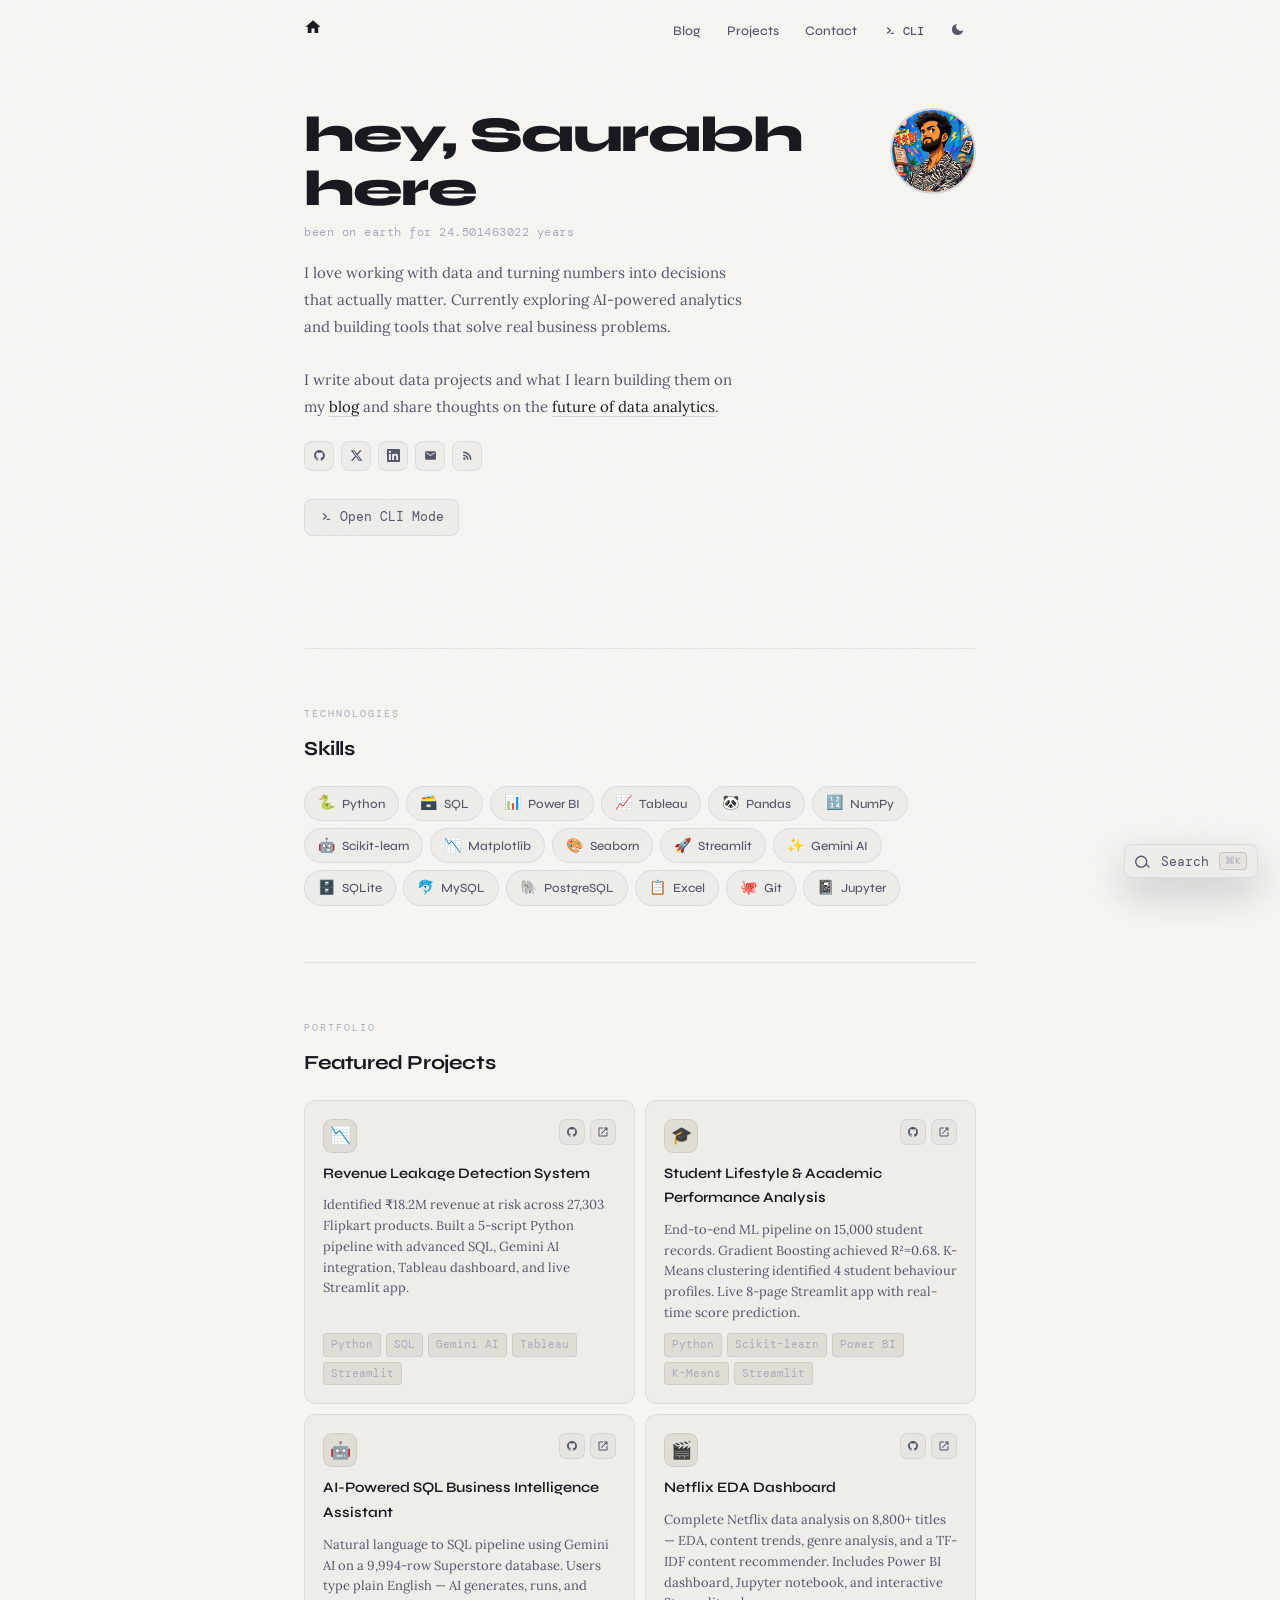
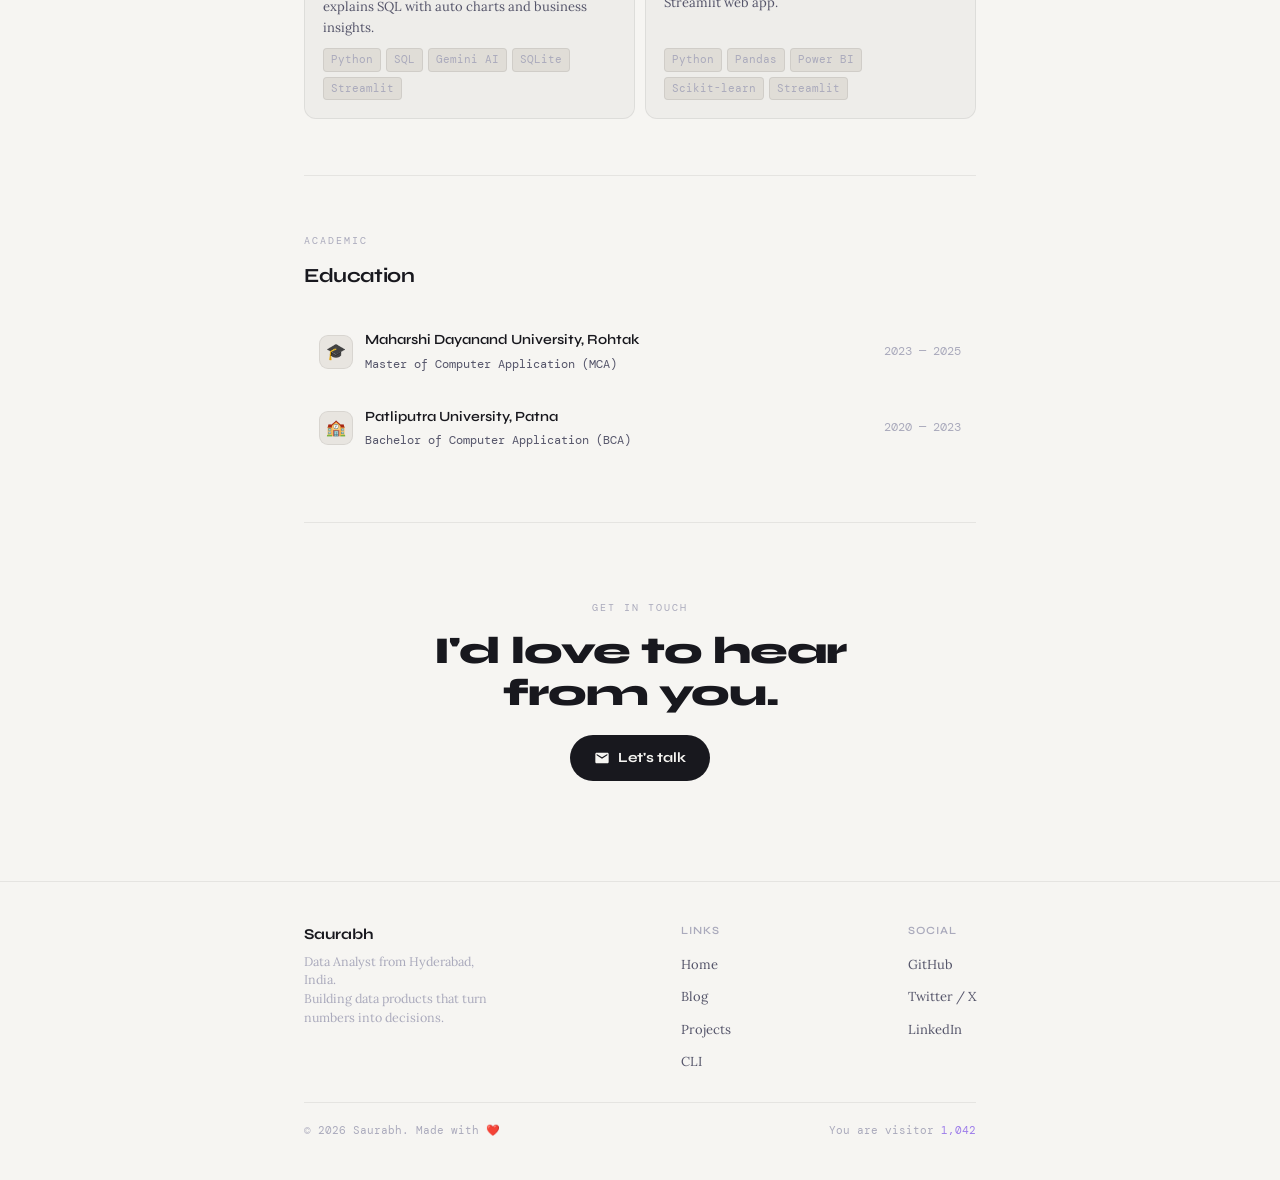
<file: index.html>
<!DOCTYPE html>
<html lang="en" data-theme="dark">
<head>
  <meta charset="UTF-8" />
  <meta name="viewport" content="width=device-width, initial-scale=1.0" />
  <title>Saurabh — Data Analyst</title>
  <meta name="description" content="Data Analyst with a passion for extracting insights from data." />
  <link rel="alternate" type="application/rss+xml" title="Blog — Saurabh" href="https://saurabhanand56.github.io/feed.xml" />
  <link rel="icon" type="image/png" href="assets/photo1.png">
  <link rel="preconnect" href="https://fonts.googleapis.com" />
  <link rel="preconnect" href="https://fonts.gstatic.com" crossorigin />
  <link href="https://fonts.googleapis.com/css2?family=Syne:wght@400;500;600;700;800&family=DM+Mono:ital,wght@0,300;0,400;0,500;1,300&family=Lora:ital,wght@0,400;0,500;1,400&display=swap" rel="stylesheet" />
  <link rel="stylesheet" href="css/style.css" />
  <script>
    (function(){const t=localStorage.getItem('theme');if(t)document.documentElement.setAttribute('data-theme',t);})();
  </script>
</head>
<body>

<!-- TOP NAV -->
<nav class="top-nav" id="top-nav">
  <div class="wrap nav-row">
    <a href="index.html" class="nav-logo" title="Home" aria-label="Home">
      <svg width="18" height="18" viewBox="0 0 24 24" fill="currentColor"><path d="M10 20v-6h4v6h5v-8h3L12 3 2 12h3v8z"/></svg>
    </a>
    <button class="nav-btn nav-theme-mobile" onclick="toggleTheme()" title="Toggle theme">
      <span class="theme-icon"></span>
    </button>
    <button class="nav-toggle" id="nav-toggle" aria-label="Open menu" aria-expanded="false">
      <span></span>
    </button>
    <div class="nav-right">
      <a href="pages/blog.html" class="nav-link">Blog</a>
      <a href="#projects" class="nav-link">Projects</a>
      <a href="#contact" class="nav-link">Contact</a>
      <a href="pages/cli.html" class="nav-link" style="font-family:var(--f-mono);font-size:12px">
        <svg width="14" height="14" viewBox="0 0 24 24" fill="currentColor"><path d="m8 5-1.5 1.5L11 11l-4.5 4.5L8 17l6-6z"/><path d="M13 15h6v2h-6z"/></svg>
        CLI
      </a>
      <button class="nav-search-btn" data-search-trigger title="Search (⌘K)">
        <svg viewBox="0 0 24 24"><path d="M21 21l-4.35-4.35M16.65 16.65A7.5 7.5 0 1 0 2 9.5a7.5 7.5 0 0 0 14.65 7.15z" stroke="currentColor" stroke-width="2" fill="none" stroke-linecap="round"/></svg>
        Search
        <span class="nav-search-kbd">⌘K</span>
      </button>
      <button class="nav-btn" onclick="toggleTheme()" title="Toggle theme">
        <span class="theme-icon"></span>
      </button>
    </div>
  </div>
  <div class="mobile-nav-panel" id="mobile-nav-panel" aria-hidden="true">
    <a href="pages/blog.html" class="nav-link">Blog</a>
    <a href="#projects" class="nav-link">Projects</a>
    <a href="#contact" class="nav-link">Contact</a>
    <a href="pages/cli.html" class="nav-link" style="font-family:var(--f-mono);font-size:12px">
      <svg width="14" height="14" viewBox="0 0 24 24" fill="currentColor"><path d="m8 5-1.5 1.5L11 11l-4.5 4.5L8 17l6-6z"/><path d="M13 15h6v2h-6z"/></svg>
      CLI
    </a>
    <button class="nav-search-btn" data-search-trigger title="Search (⌘K)">
      <svg viewBox="0 0 24 24"><path d="M21 21l-4.35-4.35M16.65 16.65A7.5 7.5 0 1 0 2 9.5a7.5 7.5 0 0 0 14.65 7.15z" stroke="currentColor" stroke-width="2" fill="none" stroke-linecap="round"/></svg>
      Search
      <span class="nav-search-kbd">⌘K</span>
    </button>
  </div>
</nav>

<!-- HERO -->
<section class="hero">
  <div class="wrap">
    <div class="hero-top">
      <div class="hero-text">
        <h1 class="hero-h1">hey, Saurabh<br>here</h1>
        <p class="hero-tag">been on earth for <span id="age-text">22.000000000</span> years</p>
        <p class="hero-bio">
           I love working with data and turning numbers into decisions 
  that actually matter. Currently exploring AI-powered analytics 
  and building tools that solve real business problems.<br><br>
          I write about data projects and what I learn building them on 
  my <a href="pages/blog.html">blog</a> and share thoughts on the
          <a href="pages/posts/future-of-data-analytics.html" target="_blank" rel="noopener">future of data analytics</a>.
        </p>
        <div class="social-row">
          <a href="https://github.com/SaurabhAnand56" target="_blank" rel="noopener" class="soc-link" title="GitHub">
            <svg viewBox="0 0 24 24"><path d="M12 2C6.48 2 2 6.48 2 12c0 4.42 2.87 8.17 6.84 9.5.5.08.66-.23.66-.5v-1.69c-2.77.6-3.36-1.34-3.36-1.34-.46-1.16-1.11-1.47-1.11-1.47-.91-.62.07-.6.07-.6 1 .07 1.53 1.03 1.53 1.03.87 1.52 2.34 1.07 2.91.83.09-.65.35-1.09.63-1.34-2.22-.25-4.55-1.11-4.55-4.92 0-1.11.38-2 1.03-2.71-.1-.25-.45-1.29.1-2.64 0 0 .84-.27 2.75 1.02.79-.22 1.65-.33 2.5-.33s1.71.11 2.5.33c1.91-1.29 2.75-1.02 2.75-1.02.55 1.35.2 2.39.1 2.64.65.71 1.03 1.6 1.03 2.71 0 3.82-2.34 4.66-4.57 4.91.36.31.69.92.69 1.85V21c0 .27.16.59.67.5C19.14 20.16 22 16.42 22 12A10 10 0 0 0 12 2z"/></svg>
          </a>
          <a href="https://x.com/Saurabh_Anand56" target="_blank" rel="noopener" class="soc-link" title="Twitter">
            <svg viewBox="0 0 24 24"><path d="M18.244 2.25h3.308l-7.227 8.26 8.502 11.24H16.17l-5.214-6.817L4.99 21.75H1.68l7.73-8.835L1.254 2.25H8.08l4.713 6.231zm-1.161 17.52h1.833L7.084 4.126H5.117z"/></svg>
          </a>
          <a href="https://www.linkedin.com/in/saurabhanand56/" target="_blank" rel="noopener" class="soc-link" title="LinkedIn">
            <svg viewBox="0 0 24 24"><path d="M20.447 20.452h-3.554v-5.569c0-1.328-.027-3.037-1.852-3.037-1.853 0-2.136 1.445-2.136 2.939v5.667H9.351V9h3.414v1.561h.046c.477-.9 1.637-1.85 3.37-1.85 3.601 0 4.267 2.37 4.267 5.455v6.286zM5.337 7.433a2.062 2.062 0 0 1-2.063-2.065 2.064 2.064 0 1 1 2.063 2.065zm1.782 13.019H3.555V9h3.564v11.452zM22.225 0H1.771C.792 0 0 .774 0 1.729v20.542C0 23.227.792 24 1.771 24h20.451C23.2 24 24 23.227 24 22.271V1.729C24 .774 23.2 0 22.222 0h.003z"/></svg>
          </a>
          <a href="mailto:saurabhcimage@gmail.com" class="soc-link" title="Email">
            <svg viewBox="0 0 24 24"><path d="M20 4H4c-1.1 0-2 .9-2 2v12c0 1.1.9 2 2 2h16c1.1 0 2-.9 2-2V6c0-1.1-.9-2-2-2zm0 4-8 5-8-5V6l8 5 8-5v2z"/></svg>
          </a>
          <a href="feed.xml" class="soc-link" title="RSS Feed">
            <svg viewBox="0 0 24 24"><path d="M6.18 15.64a2.18 2.18 0 0 1 2.18 2.18C8.36 19.01 7.38 20 6.18 20 4.98 20 4 19.01 4 17.82a2.18 2.18 0 0 1 2.18-2.18M4 4.44A15.56 15.56 0 0 1 19.56 20h-2.83A12.73 12.73 0 0 0 4 7.27V4.44m0 5.66a9.9 9.9 0 0 1 9.9 9.9h-2.83A7.07 7.07 0 0 0 4 12.93V10.1z"/></svg>
          </a>
        </div>
      </div>

      <div class="flip-wrap" title="Hover me!">
        <div class="flip-inner">
          <div class="flip-front">
            <div class="avatar-placeholder">
              <img src="assets/photo1.png" alt="Saurabh Anand">
        
        
      </div>
          </div>
          <div class="flip-back">
            <div class="avatar-placeholder"><img src="assets/photo2.png" alt="Saurabh Anand"></div>
          </div>
        </div>
      </div>
    </div>

    <div class="hero-actions">
      <a href="pages/cli.html" style="display:inline-flex;align-items:center;gap:7px;font-family:var(--f-mono);font-size:12.5px;color:var(--text2);padding:7px 14px;border-radius:8px;border:1px solid var(--border);background:var(--surface);transition:all .2s;text-decoration:none" onmouseover="this.style.borderColor='var(--border2)';this.style.color='var(--text)'" onmouseout="this.style.borderColor='var(--border)';this.style.color='var(--text2)'">
        <svg width="14" height="14" viewBox="0 0 24 24" fill="currentColor"><path d="m8 5-1.5 1.5L11 11l-4.5 4.5L8 17l6-6z"/><path d="M13 15h6v2h-6z"/></svg>
        Open CLI Mode
      </a>
    </div>
  </div>
</section>

<div class="wrap">

  <!-- SKILLS -->
  <div class="sec-divider"></div>
  <section id="skills" class="reveal">
    <p class="sec-label">Technologies</p>
    <p class="sec-title">Skills</p>
   <div class="skills-wrap">
  <span class="skill-pill"><span class="si">🐍</span> Python</span>
  <span class="skill-pill"><span class="si">🗃️</span> SQL</span>
  <span class="skill-pill"><span class="si">📊</span> Power BI</span>
  <span class="skill-pill"><span class="si">📈</span> Tableau</span>
  <span class="skill-pill"><span class="si">🐼</span> Pandas</span>
  <span class="skill-pill"><span class="si">🔢</span> NumPy</span>
  <span class="skill-pill"><span class="si">🤖</span> Scikit-learn</span>
  <span class="skill-pill"><span class="si">📉</span> Matplotlib</span>
  <span class="skill-pill"><span class="si">🎨</span> Seaborn</span>
  <span class="skill-pill"><span class="si">🚀</span> Streamlit</span>
  <span class="skill-pill"><span class="si">✨</span> Gemini AI</span>
  <span class="skill-pill"><span class="si">🗄️</span> SQLite</span>
  <span class="skill-pill"><span class="si">🐬</span> MySQL</span>
  <span class="skill-pill"><span class="si">🐘</span> PostgreSQL</span>
  <span class="skill-pill"><span class="si">📋</span> Excel</span>
  <span class="skill-pill"><span class="si">🐙</span> Git</span>
  <span class="skill-pill"><span class="si">📓</span> Jupyter</span>
</div>
  </section>

  <!-- WORK EXPERIENCE -->
  <!-- <div class="sec-divider"></div>
  <section id="work" class="reveal">
    <p class="sec-label">Career</p>
    <p class="sec-title">Work Experience</p>
    <div class="work-list">
      <div class="work-item">
        <div class="work-l">
          <div class="work-logo">🏢</div>
          <div>
            <div class="work-company">ABC Tech <span class="tag-pill">Full-time</span></div>
            <div class="work-role">Full Stack Developer</div>
          </div>
        </div>
        <div class="work-date">Jan 2024 — Present</div>
      </div>
      <div class="work-item">
        <div class="work-l">
          <div class="work-logo">💼</div>
          <div>
            <div class="work-company">Freelance</div>
            <div class="work-role">Full Stack Developer</div>
          </div>
        </div>
        <div class="work-date">2023 — Present</div>
      </div>
    </div>
  </section> -->

  <!-- PROJECTS -->
  <div class="sec-divider"></div>
  <section id="projects" class="reveal">
    <p class="sec-label">Portfolio</p>
    <p class="sec-title">Featured Projects</p>
    <div class="proj-grid">
    <!-- Project 1 — Revenue Leakage Detection -->
<div class="proj-card stagger-1 reveal">
  <div class="proj-top">
    <div class="proj-icon">📉</div>
    <div class="proj-links">
      <a href="https://bit.ly/4cAy01D" target="_blank" class="proj-link" title="GitHub"><svg viewBox="0 0 24 24"><path d="M12 2C6.48 2 2 6.48 2 12c0 4.42 2.87 8.17 6.84 9.5.5.08.66-.23.66-.5v-1.69c-2.77.6-3.36-1.34-3.36-1.34-.46-1.16-1.11-1.47-1.11-1.47-.91-.62.07-.6.07-.6 1 .07 1.53 1.03 1.53 1.03.87 1.52 2.34 1.07 2.91.83.09-.65.35-1.09.63-1.34-2.22-.25-4.55-1.11-4.55-4.92 0-1.11.38-2 1.03-2.71-.1-.25-.45-1.29.1-2.64 0 0 .84-.27 2.75 1.02.79-.22 1.65-.33 2.5-.33s1.71.11 2.5.33c1.91-1.29 2.75-1.02 2.75-1.02.55 1.35.2 2.39.1 2.64.65.71 1.03 1.6 1.03 2.71 0 3.82-2.34 4.66-4.57 4.91.36.31.69.92.69 1.85V21c0 .27.16.59.67.5C19.14 20.16 22 16.42 22 12A10 10 0 0 0 12 2z"/></svg></a>
      <a href="https://bit.ly/4uf8DZe" target="_blank" class="proj-link" title="Live Demo"><svg viewBox="0 0 24 24"><path d="M19 19H5V5h7V3H5a2 2 0 0 0-2 2v14a2 2 0 0 0 2 2h14a2 2 0 0 0 2-2v-7h-2v7zM14 3v2h3.59l-9.83 9.83 1.41 1.41L19 6.41V10h2V3h-7z"/></svg></a>
    </div>
  </div>
  <div class="proj-name">Revenue Leakage Detection System</div>
  <div class="proj-desc">Identified ₹18.2M revenue at risk across 27,303 Flipkart products. Built a 5-script Python pipeline with advanced SQL, Gemini AI integration, Tableau dashboard, and live Streamlit app.</div>
  <div class="proj-tags"><span class="proj-tag">Python</span><span class="proj-tag">SQL</span><span class="proj-tag">Gemini AI</span><span class="proj-tag">Tableau</span><span class="proj-tag">Streamlit</span></div>
</div>

      <!-- Project 2 — Student Lifestyle ML -->
<div class="proj-card stagger-2 reveal">
  <div class="proj-top">
    <div class="proj-icon">🎓</div>
    <div class="proj-links">
      <a href="https://bit.ly/student-perf-analysis" target="_blank" class="proj-link" title="GitHub"><svg viewBox="0 0 24 24"><path d="M12 2C6.48 2 2 6.48 2 12c0 4.42 2.87 8.17 6.84 9.5.5.08.66-.23.66-.5v-1.69c-2.77.6-3.36-1.34-3.36-1.34-.46-1.16-1.11-1.47-1.11-1.47-.91-.62.07-.6.07-.6 1 .07 1.53 1.03 1.53 1.03.87 1.52 2.34 1.07 2.91.83.09-.65.35-1.09.63-1.34-2.22-.25-4.55-1.11-4.55-4.92 0-1.11.38-2 1.03-2.71-.1-.25-.45-1.29.1-2.64 0 0 .84-.27 2.75 1.02.79-.22 1.65-.33 2.5-.33s1.71.11 2.5.33c1.91-1.29 2.75-1.02 2.75-1.02.55 1.35.2 2.39.1 2.64.65.71 1.03 1.6 1.03 2.71 0 3.82-2.34 4.66-4.57 4.91.36.31.69.92.69 1.85V21c0 .27.16.59.67.5C19.14 20.16 22 16.42 22 12A10 10 0 0 0 12 2z"/></svg></a>
      <a href="https://bit.ly/student-life-perf" target="_blank" class="proj-link" title="Live Demo"><svg viewBox="0 0 24 24"><path d="M19 19H5V5h7V3H5a2 2 0 0 0-2 2v14a2 2 0 0 0 2 2h14a2 2 0 0 0 2-2v-7h-2v7zM14 3v2h3.59l-9.83 9.83 1.41 1.41L19 6.41V10h2V3h-7z"/></svg></a>
    </div>
  </div>
  <div class="proj-name">Student Lifestyle & Academic Performance Analysis</div>
  <div class="proj-desc">End-to-end ML pipeline on 15,000 student records. Gradient Boosting achieved R²=0.68. K-Means clustering identified 4 student behaviour profiles. Live 8-page Streamlit app with real-time score prediction.</div>
  <div class="proj-tags"><span class="proj-tag">Python</span><span class="proj-tag">Scikit-learn</span><span class="proj-tag">Power BI</span><span class="proj-tag">K-Means</span><span class="proj-tag">Streamlit</span></div>
</div>

      <!-- Project 3 — AI SQL BI Assistant -->
<div class="proj-card stagger-3 reveal">
  <div class="proj-top">
    <div class="proj-icon">🤖</div>
    <div class="proj-links">
      <a href="https://bit.ly/42uY5sT" target="_blank" class="proj-link" title="GitHub"><svg viewBox="0 0 24 24"><path d="M12 2C6.48 2 2 6.48 2 12c0 4.42 2.87 8.17 6.84 9.5.5.08.66-.23.66-.5v-1.69c-2.77.6-3.36-1.34-3.36-1.34-.46-1.16-1.11-1.47-1.11-1.47-.91-.62.07-.6.07-.6 1 .07 1.53 1.03 1.53 1.03.87 1.52 2.34 1.07 2.91.83.09-.65.35-1.09.63-1.34-2.22-.25-4.55-1.11-4.55-4.92 0-1.11.38-2 1.03-2.71-.1-.25-.45-1.29.1-2.64 0 0 .84-.27 2.75 1.02.79-.22 1.65-.33 2.5-.33s1.71.11 2.5.33c1.91-1.29 2.75-1.02 2.75-1.02.55 1.35.2 2.39.1 2.64.65.71 1.03 1.6 1.03 2.71 0 3.82-2.34 4.66-4.57 4.91.36.31.69.92.69 1.85V21c0 .27.16.59.67.5C19.14 20.16 22 16.42 22 12A10 10 0 0 0 12 2z"/></svg></a>
      <a href="https://bit.ly/4cUtPwB" target="_blank" class="proj-link" title="Live Demo"><svg viewBox="0 0 24 24"><path d="M19 19H5V5h7V3H5a2 2 0 0 0-2 2v14a2 2 0 0 0 2 2h14a2 2 0 0 0 2-2v-7h-2v7zM14 3v2h3.59l-9.83 9.83 1.41 1.41L19 6.41V10h2V3h-7z"/></svg></a>
    </div>
  </div>
  <div class="proj-name">AI-Powered SQL Business Intelligence Assistant</div>
  <div class="proj-desc">Natural language to SQL pipeline using Gemini AI on a 9,994-row Superstore database. Users type plain English — AI generates, runs, and explains SQL with auto charts and business insights.</div>
  <div class="proj-tags"><span class="proj-tag">Python</span><span class="proj-tag">SQL</span><span class="proj-tag">Gemini AI</span><span class="proj-tag">SQLite</span><span class="proj-tag">Streamlit</span></div>
</div>

      <!-- Project 4 — Netflix EDA Dashboard -->
<div class="proj-card stagger-4 reveal">
  <div class="proj-top">
    <div class="proj-icon">🎬</div>
    <div class="proj-links">
      <a href="https://bit.ly/4t6y6Tt" target="_blank" class="proj-link" title="GitHub"><svg viewBox="0 0 24 24"><path d="M12 2C6.48 2 2 6.48 2 12c0 4.42 2.87 8.17 6.84 9.5.5.08.66-.23.66-.5v-1.69c-2.77.6-3.36-1.34-3.36-1.34-.46-1.16-1.11-1.47-1.11-1.47-.91-.62.07-.6.07-.6 1 .07 1.53 1.03 1.53 1.03.87 1.52 2.34 1.07 2.91.83.09-.65.35-1.09.63-1.34-2.22-.25-4.55-1.11-4.55-4.92 0-1.11.38-2 1.03-2.71-.1-.25-.45-1.29.1-2.64 0 0 .84-.27 2.75 1.02.79-.22 1.65-.33 2.5-.33s1.71.11 2.5.33c1.91-1.29 2.75-1.02 2.75-1.02.55 1.35.2 2.39.1 2.64.65.71 1.03 1.6 1.03 2.71 0 3.82-2.34 4.66-4.57 4.91.36.31.69.92.69 1.85V21c0 .27.16.59.67.5C19.14 20.16 22 16.42 22 12A10 10 0 0 0 12 2z"/></svg></a>
      <a href="https://netflixeda.streamlit.app/" target="_blank" class="proj-link" title="Live Demo"><svg viewBox="0 0 24 24"><path d="M19 19H5V5h7V3H5a2 2 0 0 0-2 2v14a2 2 0 0 0 2 2h14a2 2 0 0 0 2-2v-7h-2v7zM14 3v2h3.59l-9.83 9.83 1.41 1.41L19 6.41V10h2V3h-7z"/></svg></a>
    </div>
  </div>
  <div class="proj-name">Netflix EDA Dashboard</div>
  <div class="proj-desc">Complete Netflix data analysis on 8,800+ titles — EDA, content trends, genre analysis, and a TF-IDF content recommender. Includes Power BI dashboard, Jupyter notebook, and interactive Streamlit web app.</div>
  <div class="proj-tags"><span class="proj-tag">Python</span><span class="proj-tag">Pandas</span><span class="proj-tag">Power BI</span><span class="proj-tag">Scikit-learn</span><span class="proj-tag">Streamlit</span></div>
</div>

      
    </div>
  </section>

  <!-- EDUCATION -->
<div class="sec-divider"></div>
<section id="education" class="reveal">
  <p class="sec-label">Academic</p>
  <p class="sec-title">Education</p>
  <div class="edu-list">

    <div class="edu-item">
      <div class="edu-l">
        <div class="edu-logo">🎓</div>
        <div>
          <div class="edu-school">Maharshi Dayanand University, Rohtak</div>
          <div class="edu-degree">Master of Computer Application (MCA)</div>
        </div>
      </div>
      <div class="edu-date">2023 — 2025</div>
    </div>

    <div class="edu-item">
      <div class="edu-l">
        <div class="edu-logo">🏫</div>
        <div>
          <div class="edu-school">Patliputra University, Patna</div>
          <div class="edu-degree">Bachelor of Computer Application (BCA)</div>
        </div>
      </div>
      <div class="edu-date">2020 — 2023</div>
    </div>

  </div>
</section>

  <!-- CONTACT -->
  <div class="sec-divider"></div>
  <section id="contact" class="contact-section reveal">
    <p class="contact-label">Get in touch</p>
    <h2 class="contact-h">I'd love to hear<br>from you.</h2>
    <a href="mailto:saurabhcimage@gmail.com" class="cta-btn">
      <svg width="16" height="16" viewBox="0 0 24 24" fill="currentColor"><path d="M20 4H4c-1.1 0-2 .9-2 2v12c0 1.1.9 2 2 2h16c1.1 0 2-.9 2-2V6c0-1.1-.9-2-2-2zm0 4-8 5-8-5V6l8 5 8-5v2z"/></svg>
      Let's talk
    </a>
  </section>

</div>

<!-- FOOTER -->
<footer>
  <div class="wrap">
    <div class="footer-row">
      <div class="footer-brand">
        <div class="brand-name">Saurabh</div>
<p>Data Analyst from Hyderabad, India.<br>
Building data products that turn numbers into decisions.</p>
      </div>
      <div class="footer-col">
        <h4>Links</h4>
        <ul>
          <li><a href="index.html">Home</a></li>
          <li><a href="pages/blog.html">Blog</a></li>
          <li><a href="#projects">Projects</a></li>
          <li><a href="pages/cli.html">CLI</a></li>
        </ul>
      </div>
      <div class="footer-col">
        <h4>Social</h4>
        <ul>
          <li><a href="https://github.com/SaurabhAnand56" target="_blank">GitHub</a></li>
          <li><a href="https://x.com/Saurabh_Anand56" target="_blank">Twitter / X</a></li>
          <li><a href="https://linkedin.com/in/saurabhanand56" target="_blank">LinkedIn</a></li>
        </ul>
      </div>
    </div>
    <div class="footer-bottom">
      <span>© 2026 Saurabh. Made with ❤️</span>
      <span>You are visitor <span class="visitor" id="visitor-count">—</span></span>
    </div>
  </div>
</footer>

<!-- BOTTOM DOCK -->
<nav class="dock" id="bottom-dock">
  <button class="dock-btn on" onclick="window.location.href='index.html'" title="Home">
    <svg viewBox="0 0 24 24"><path d="M10 20v-6h4v6h5v-8h3L12 3 2 12h3v8z"/></svg>
  </button>
  <button class="dock-btn" onclick="window.location.href='pages/blog.html'" title="Blog">
    <svg viewBox="0 0 24 24"><path d="M19 3H5c-1.1 0-2 .9-2 2v14c0 1.1.9 2 2 2h14c1.1 0 2-.9 2-2V5c0-1.1-.9-2-2-2zm-5 14H7v-2h7v2zm3-4H7v-2h10v2zm0-4H7V7h10v2z"/></svg>
  </button>
  <button class="dock-btn" onclick="window.location.href='index.html#projects'" title="Projects">
    <svg viewBox="0 0 24 24"><path d="M3 3h8v8H3zm10 0h8v8h-8zM3 13h8v8H3zm10 0h8v8h-8z"/></svg>
  </button>
  <div class="dock-sep"></div>
  <button class="dock-btn" onclick="window.location.href='pages/cli.html'" title="CLI Mode">
    <svg viewBox="0 0 24 24"><path d="m8 5-1.5 1.5L11 11l-4.5 4.5L8 17l6-6zm5 10h6v2h-6z"/></svg>
  </button>
  <button class="dock-btn" onclick="toggleTheme()" title="Toggle theme">
    <span class="theme-icon"></span>
  </button>
</nav>

<!-- SEARCH SHORTCUT -->
<button class="search-float-btn" data-search-trigger title="Search (⌘K)">
  <svg viewBox="0 0 24 24"><path d="M21 21l-4.35-4.35M16.65 16.65A7.5 7.5 0 1 0 2 9.5a7.5 7.5 0 0 0 14.65 7.15z" stroke="currentColor" stroke-width="2" fill="none" stroke-linecap="round"/></svg>
  Search
  <span class="search-inp-kbd">⌘K</span>
</button>

<!-- SEARCH MODAL -->
<div class="search-overlay" id="search-overlay">
  <div class="search-box">
    <div class="search-input-row">
      <svg viewBox="0 0 24 24"><path d="M21 21l-4.35-4.35M16.65 16.65A7.5 7.5 0 1 0 2 9.5a7.5 7.5 0 0 0 14.65 7.15z" stroke="currentColor" stroke-width="2" fill="none" stroke-linecap="round"/></svg>
      <input id="search-inp" class="search-inp" type="text" placeholder="Type a command or search..." autocomplete="off" spellcheck="false" />
      <button class="search-close-btn" type="button" aria-label="Close search">×</button>
      <span class="search-inp-kbd">ESC</span>
    </div>
    <div class="search-results" id="search-results"></div>
    <div class="search-footer">
      <span class="search-footer-kbd">↑↓</span> navigate &nbsp;
      <span class="search-footer-kbd">↵</span> select &nbsp;
      <span class="search-footer-kbd">ESC</span> close
    </div>
  </div>
</div>

<!-- SCRIPTS -->
<script src="js/main.js"></script>
</body>
</html>
</file>
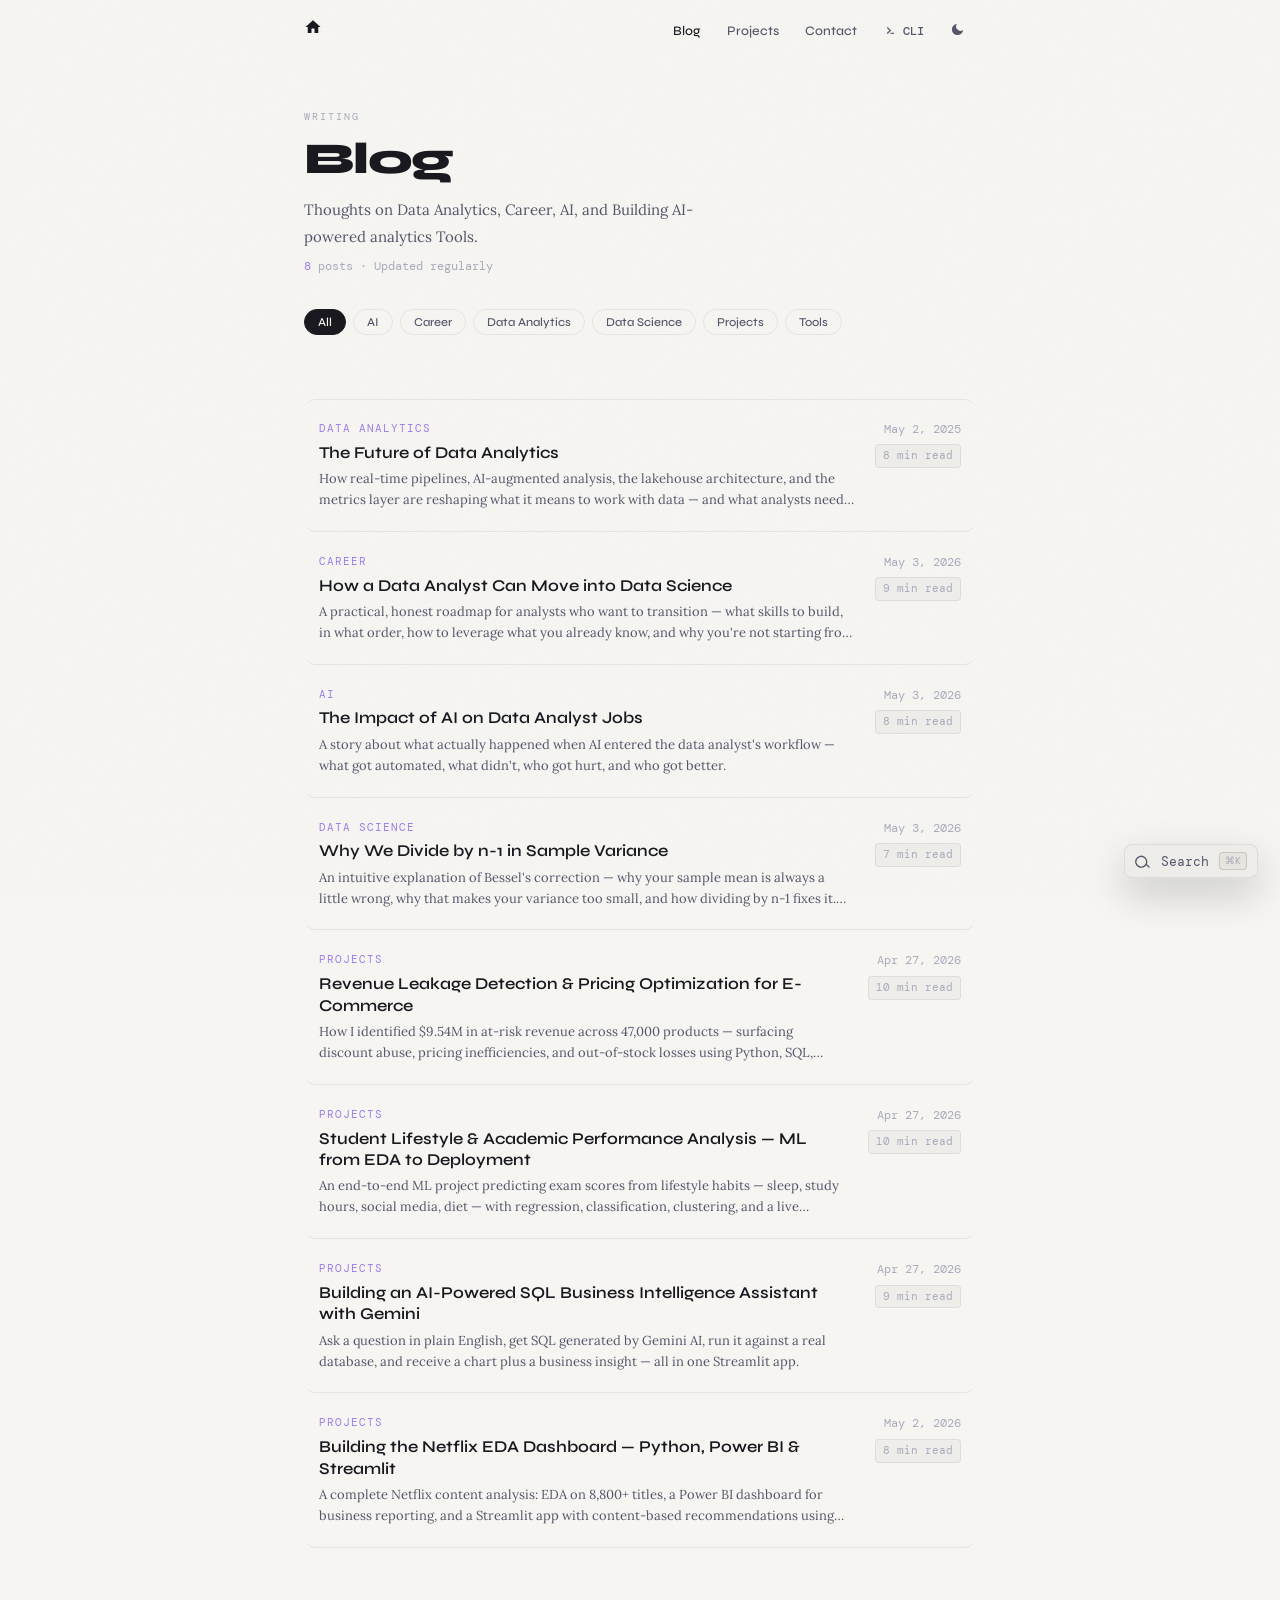
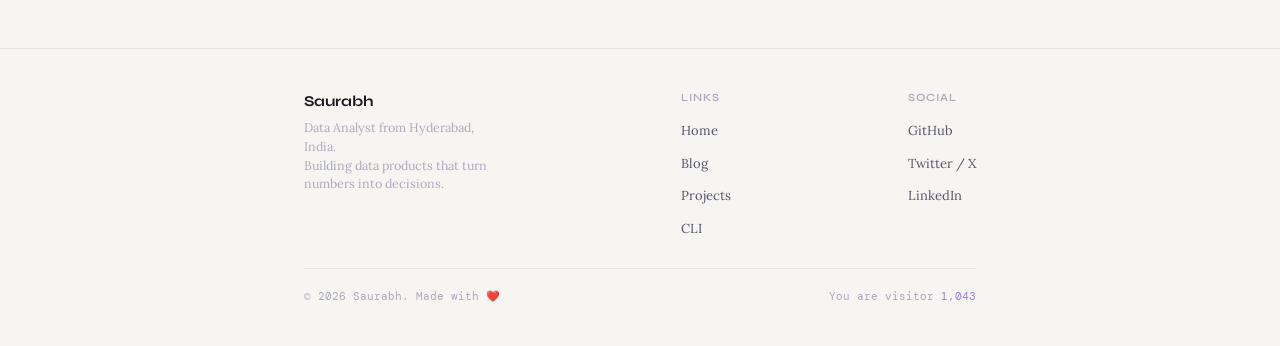
<file: pages/blog.html>
<!DOCTYPE html>
<html lang="en" data-theme="dark">
<head>
  <meta charset="UTF-8" />
  <meta name="viewport" content="width=device-width, initial-scale=1.0" />
  <title>Blog — Saurabh</title>
  <meta name="description" content="Thoughts on Data Analytics, AI, and Building AI-powered analytics Tools." />
  <link rel="alternate" type="application/rss+xml" title="Blog — Saurabh" href="https://saurabhanand56.github.io/feed.xml" />
  <link rel="icon" type="image/png" href="../assets/photo1.png">
  <link rel="preconnect" href="https://fonts.googleapis.com" />
  <link rel="preconnect" href="https://fonts.gstatic.com" crossorigin />
  <link href="https://fonts.googleapis.com/css2?family=Syne:wght@400;500;600;700;800&family=DM+Mono:ital,wght@0,300;0,400;0,500;1,300&family=Lora:ital,wght@0,400;0,500;1,400&display=swap" rel="stylesheet" />
  <link rel="stylesheet" href="../css/style.css" />
  <script>
    (function(){const t=localStorage.getItem('theme');if(t)document.documentElement.setAttribute('data-theme',t);})();
  </script>
</head>
<body>

<!-- TOP NAV -->
<nav class="top-nav" id="top-nav">
  <div class="wrap nav-row">
    <a href="../index.html" class="nav-logo" title="Home" aria-label="Home">
      <svg width="18" height="18" viewBox="0 0 24 24" fill="currentColor"><path d="M10 20v-6h4v6h5v-8h3L12 3 2 12h3v8z"/></svg>
    </a>
    <button class="nav-btn nav-theme-mobile" onclick="toggleTheme()" title="Toggle theme">
      <span class="theme-icon"></span>
    </button>
    <button class="nav-toggle" id="nav-toggle" aria-label="Open menu" aria-expanded="false">
      <span></span>
    </button>
    <div class="nav-right">
      <a href="blog.html" class="nav-link active">Blog</a>
      <a href="../index.html#projects" class="nav-link">Projects</a>
      <a href="../index.html#contact" class="nav-link">Contact</a>
      <a href="cli.html" class="nav-link" style="font-family:var(--f-mono);font-size:12px">
        <svg width="14" height="14" viewBox="0 0 24 24" fill="currentColor"><path d="m8 5-1.5 1.5L11 11l-4.5 4.5L8 17l6-6z"/><path d="M13 15h6v2h-6z"/></svg>
        CLI
      </a>
      <button class="nav-search-btn" data-search-trigger title="Search (⌘K)">
        <svg viewBox="0 0 24 24"><path d="M21 21l-4.35-4.35M16.65 16.65A7.5 7.5 0 1 0 2 9.5a7.5 7.5 0 0 0 14.65 7.15z" stroke="currentColor" stroke-width="2" fill="none" stroke-linecap="round"/></svg>
        Search
        <span class="nav-search-kbd">⌘K</span>
      </button>
      <button class="nav-btn" onclick="toggleTheme()" title="Toggle theme">
        <span class="theme-icon"></span>
      </button>
    </div>
  </div>
  <div class="mobile-nav-panel" id="mobile-nav-panel" aria-hidden="true">
    <a href="blog.html" class="nav-link active">Blog</a>
    <a href="../index.html#projects" class="nav-link">Projects</a>
    <a href="../index.html#contact" class="nav-link">Contact</a>
    <a href="cli.html" class="nav-link" style="font-family:var(--f-mono);font-size:12px">
      <svg width="14" height="14" viewBox="0 0 24 24" fill="currentColor"><path d="m8 5-1.5 1.5L11 11l-4.5 4.5L8 17l6-6z"/><path d="M13 15h6v2h-6z"/></svg>
      CLI
    </a>
    <button class="nav-search-btn" data-search-trigger title="Search (⌘K)">
      <svg viewBox="0 0 24 24"><path d="M21 21l-4.35-4.35M16.65 16.65A7.5 7.5 0 1 0 2 9.5a7.5 7.5 0 0 0 14.65 7.15z" stroke="currentColor" stroke-width="2" fill="none" stroke-linecap="round"/></svg>
      Search
      <span class="nav-search-kbd">⌘K</span>
    </button>
  </div>
</nav>

<!-- BLOG HERO -->
<section class="blog-hero">
  <div class="wrap">
    <p class="sec-label" style="margin-bottom:10px">Writing</p>
    <h1 style="font-family:var(--f-head);font-size:clamp(30px,5vw,44px);font-weight:800;letter-spacing:-1.2px;color:var(--text);line-height:1.1;margin-bottom:14px">
      Blog
    </h1>
    <p style="font-size:15px;color:var(--text2);max-width:420px;line-height:1.75;margin-bottom:32px">
      Thoughts on Data Analytics, Career, AI, and Building AI-powered analytics Tools.
      <span style="font-family:var(--f-mono);font-size:12px;color:var(--text3);display:block;margin-top:6px">
        <span id="post-count" style="color:var(--accent)">8</span> posts · Updated regularly
      </span>
    </p>

    <!-- Filters -->
    <div class="blog-filters">
      <button class="filt-btn on" data-cat="all">All</button>
      <button class="filt-btn" data-cat="ai">AI</button>
      <button class="filt-btn" data-cat="career">Career</button>
      <button class="filt-btn" data-cat="data-analytics">Data Analytics</button>
      <button class="filt-btn" data-cat="datascience">Data Science</button>
      <button class="filt-btn" data-cat="projects">Projects</button>
      <button class="filt-btn" data-cat="tools">Tools</button>
    </div>
  </div>
</section>

<!-- BLOG LIST -->
<div class="wrap">
  <div class="blog-list" id="blog-list">

      <a href="posts/future-of-data-analytics.html" class="blog-item reveal" data-cat="data-analytics">
      <div class="blog-l">
        <span class="blog-cat">Data Analytics</span>
        <div class="blog-title">The Future of Data Analytics</div>
        <div class="blog-excerpt">How real-time pipelines, AI-augmented analysis, the lakehouse architecture, and the metrics layer are reshaping what it means to work with data — and what analysts need to learn next.</div>
      </div>
      <div class="blog-r">
        <span class="blog-date">May 2, 2025</span>
        <span class="blog-rt">8 min read</span>
      </div>
    </a>

    <a href="posts/analyst-to-data-scientist.html" class="blog-item reveal stagger-1" data-cat="career">
      <div class="blog-l">
        <span class="blog-cat">Career</span>
        <div class="blog-title">How a Data Analyst Can Move into Data Science</div>
        <div class="blog-excerpt">A practical, honest roadmap for analysts who want to transition — what skills to build, in what order, how to leverage what you already know, and why you're not starting from zero.</div>
      </div>
      <div class="blog-r">
        <span class="blog-date">May 3, 2026</span>
        <span class="blog-rt">9 min read</span>
      </div>
    </a>

    <a href="posts/ai-impact-data-analyst-jobs.html" class="blog-item reveal stagger-2" data-cat="ai">
      <div class="blog-l">
        <span class="blog-cat">AI</span>
        <div class="blog-title">The Impact of AI on Data Analyst Jobs</div>
        <div class="blog-excerpt">A story about what actually happened when AI entered the data analyst's workflow — what got automated, what didn't, who got hurt, and who got better.</div>
      </div>
      <div class="blog-r">
        <span class="blog-date">May 3, 2026</span>
        <span class="blog-rt">8 min read</span>
      </div>
    </a>

    <a href="posts/why-n-minus-1-variance.html" class="blog-item reveal stagger-3" data-cat="datascience">
      <div class="blog-l">
        <span class="blog-cat">Data Science</span>
        <div class="blog-title">Why We Divide by n-1 in Sample Variance</div>
        <div class="blog-excerpt">An intuitive explanation of Bessel's correction — why your sample mean is always a little wrong, why that makes your variance too small, and how dividing by n-1 fixes it. With Python simulations.</div>
      </div>
      <div class="blog-r">
        <span class="blog-date">May 3, 2026</span>
        <span class="blog-rt">7 min read</span>
      </div>
    </a>
    
    <a href="posts/revenue-leakage-detection.html" class="blog-item reveal stagger-4" data-cat="projects">
      <div class="blog-l">
        <span class="blog-cat">Projects</span>
        <div class="blog-title">Revenue Leakage Detection & Pricing Optimization for E-Commerce</div>
        <div class="blog-excerpt">How I identified $9.54M in at-risk revenue across 47,000 products — surfacing discount abuse, pricing inefficiencies, and out-of-stock losses using Python, SQL, Tableau, and Streamlit.</div>
      </div>
      <div class="blog-r">
        <span class="blog-date">Apr 27, 2026</span>
        <span class="blog-rt">10 min read</span>
      </div>
    </a>

    <a href="posts/student-lifestyle-analysis.html" class="blog-item reveal" data-cat="projects">
      <div class="blog-l">
        <span class="blog-cat">Projects</span>
        <div class="blog-title">Student Lifestyle & Academic Performance Analysis — ML from EDA to Deployment</div>
        <div class="blog-excerpt">An end-to-end ML project predicting exam scores from lifestyle habits — sleep, study hours, social media, diet — with regression, classification, clustering, and a live Streamlit predictor.</div>
      </div>
      <div class="blog-r">
        <span class="blog-date">Apr 27, 2026</span>
        <span class="blog-rt">10 min read</span>
      </div>
    </a>

    <a href="posts/ai-sql-business-intelligence.html" class="blog-item reveal stagger-1" data-cat="projects">
      <div class="blog-l">
        <span class="blog-cat">Projects</span>
        <div class="blog-title">Building an AI-Powered SQL Business Intelligence Assistant with Gemini</div>
        <div class="blog-excerpt">Ask a question in plain English, get SQL generated by Gemini AI, run it against a real database, and receive a chart plus a business insight — all in one Streamlit app.</div>
      </div>
      <div class="blog-r">
        <span class="blog-date">Apr 27, 2026</span>
        <span class="blog-rt">9 min read</span>
      </div>
    </a>

    <a href="posts/netflix-eda-powerbi.html" class="blog-item reveal stagger-2" data-cat="projects">
      <div class="blog-l">
        <span class="blog-cat">Projects</span>
        <div class="blog-title">Building the Netflix EDA Dashboard — Python, Power BI & Streamlit</div>
        <div class="blog-excerpt">A complete Netflix content analysis: EDA on 8,800+ titles, a Power BI dashboard for business reporting, and a Streamlit app with content-based recommendations using TF-IDF similarity.</div>
      </div>
      <div class="blog-r">
        <span class="blog-date">May 2, 2026</span>
        <span class="blog-rt">8 min read</span>
      </div>
    </a>

  </div>

  <div id="empty-state" style="display:none;padding:60px 0;text-align:center">
    <p style="font-family:var(--f-mono);font-size:13px;color:var(--text3)">No posts found in this category.</p>
  </div>

  <div style="height:60px"></div>
</div>

<!-- FOOTER -->
<footer>
  <div class="wrap">
    <div class="footer-row">
      <div class="footer-brand">
        <div class="brand-name">Saurabh</div>
<p>Data Analyst from Hyderabad, India.<br>
Building data products that turn numbers into decisions.</p>
      </div>
      <div class="footer-col">
        <h4>Links</h4>
        <ul>
          <li><a href="../index.html">Home</a></li>
          <li><a href="blog.html">Blog</a></li>
          <li><a href="../index.html#projects">Projects</a></li>
          <li><a href="cli.html">CLI</a></li>
        </ul>
      </div>
      <div class="footer-col">
        <h4>Social</h4>
        <ul>
          <li><a href="https://github.com/SaurabhAnand56" target="_blank">GitHub</a></li>
          <li><a href="https://x.com/Saurabh_Anand56" target="_blank">Twitter / X</a></li>
          <li><a href="https://linkedin.com/in/saurabhanand56" target="_blank">LinkedIn</a></li>
        </ul>
      </div>
    </div>
    <div class="footer-bottom">
      <span>© 2026 Saurabh. Made with ❤️</span>
      <span>You are visitor <span class="visitor" id="visitor-count">—</span></span>
    </div>
  </div>
</footer>

<!-- BOTTOM DOCK -->
<nav class="dock" id="bottom-dock">
  <button class="dock-btn" onclick="window.location.href='../index.html'" title="Home">
    <svg viewBox="0 0 24 24"><path d="M10 20v-6h4v6h5v-8h3L12 3 2 12h3v8z"/></svg>
  </button>
  <button class="dock-btn on" onclick="window.location.href='blog.html'" title="Blog">
    <svg viewBox="0 0 24 24"><path d="M19 3H5c-1.1 0-2 .9-2 2v14c0 1.1.9 2 2 2h14c1.1 0 2-.9 2-2V5c0-1.1-.9-2-2-2zm-5 14H7v-2h7v2zm3-4H7v-2h10v2zm0-4H7V7h10v2z"/></svg>
  </button>
  <button class="dock-btn" onclick="window.location.href='../index.html#projects'" title="Projects">
    <svg viewBox="0 0 24 24"><path d="M3 3h8v8H3zm10 0h8v8h-8zM3 13h8v8H3zm10 0h8v8h-8z"/></svg>
  </button>
  <div class="dock-sep"></div>
  <button class="dock-btn" onclick="window.location.href='cli.html'" title="CLI Mode">
    <svg viewBox="0 0 24 24"><path d="m8 5-1.5 1.5L11 11l-4.5 4.5L8 17l6-6zm5 10h6v2h-6z"/></svg>
  </button>
  <button class="dock-btn" onclick="toggleTheme()" title="Toggle theme">
    <span class="theme-icon"></span>
  </button>
</nav>

<!-- SEARCH SHORTCUT -->
<button class="search-float-btn" data-search-trigger title="Search (⌘K)">
  <svg viewBox="0 0 24 24"><path d="M21 21l-4.35-4.35M16.65 16.65A7.5 7.5 0 1 0 2 9.5a7.5 7.5 0 0 0 14.65 7.15z" stroke="currentColor" stroke-width="2" fill="none" stroke-linecap="round"/></svg>
  Search
  <span class="search-inp-kbd">⌘K</span>
</button>

<!-- SEARCH MODAL -->
<div class="search-overlay" id="search-overlay">
  <div class="search-box">
    <div class="search-input-row">
      <svg viewBox="0 0 24 24"><path d="M21 21l-4.35-4.35M16.65 16.65A7.5 7.5 0 1 0 2 9.5a7.5 7.5 0 0 0 14.65 7.15z" stroke="currentColor" stroke-width="2" fill="none" stroke-linecap="round"/></svg>
      <input id="search-inp" class="search-inp" type="text" placeholder="Type a command or search..." autocomplete="off" spellcheck="false" />
      <button class="search-close-btn" type="button" aria-label="Close search">×</button>
      <span class="search-inp-kbd">ESC</span>
    </div>
    <div class="search-results" id="search-results"></div>
    <div class="search-footer">
      <span class="search-footer-kbd">↑↓</span> navigate &nbsp;
      <span class="search-footer-kbd">↵</span> select &nbsp;
      <span class="search-footer-kbd">ESC</span> close
    </div>
  </div>
</div>

<!-- SCRIPTS -->
<script src="../js/main.js"></script>
</body>
</html>
</file>
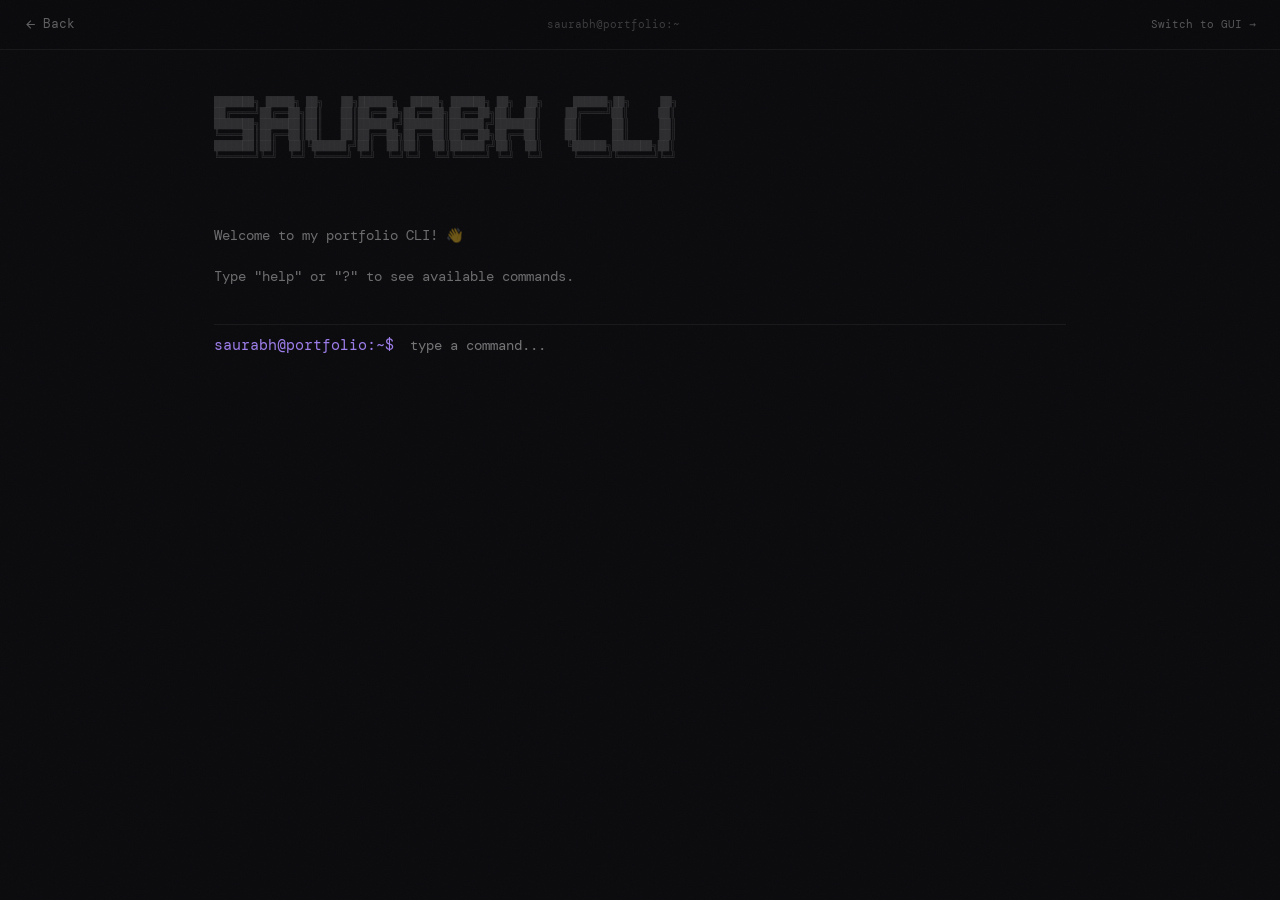
<file: pages/cli.html>
<!DOCTYPE html>
<html lang="en">
<head>
  <meta charset="UTF-8" />
  <meta name="viewport" content="width=device-width, initial-scale=1.0" />
  <title>CLI — Saurabh</title>
  <meta name="description" content="Saurabh Portfolio CLI — navigate via terminal commands." />
  <link rel="icon" type="image/png" href="../assets/photo1.png">
  <link rel="preconnect" href="https://fonts.googleapis.com" />
  <link rel="preconnect" href="https://fonts.gstatic.com" crossorigin />
  <link href="https://fonts.googleapis.com/css2?family=Syne:wght@400;500;600;700;800&family=DM+Mono:ital,wght@0,300;0,400;0,500;1,300&family=Lora:ital,wght@0,400;0,500;1,400&display=swap" rel="stylesheet" />
  <link rel="stylesheet" href="../css/style.css" />
</head>
<body class="cli-page">

<!-- TOP BAR -->
<div class="cli-topbar">
  <a href="../index.html" class="cli-back">
    <svg viewBox="0 0 24 24"><path d="M20 11H7.83l5.59-5.59L12 4l-8 8 8 8 1.41-1.41L7.83 13H20v-2z"/></svg>
    Back
  </a>
  <span style="font-size:11px;color:rgba(255,255,255,.2);font-family:var(--f-mono)">saurabh@portfolio:~</span>
  <a href="../index.html" style="font-size:11px;color:rgba(255,255,255,.3);font-family:var(--f-mono);text-decoration:none;transition:color .2s" onmouseover="this.style.color='rgba(255,255,255,.65)'" onmouseout="this.style.color='rgba(255,255,255,.3)'">
    Switch to GUI →
  </a>
</div>

<!-- TERMINAL BODY -->
<div class="cli-body">

  <!-- ASCII Art: SAURABH CLI — single row, compact block font -->
   <div class="cli-ascii">
███████╗ █████╗ ██╗   ██╗██████╗  █████╗ ██████╗ ██╗  ██╗     ██████╗██╗     ██╗
██╔════╝██╔══██╗██║   ██║██╔══██╗██╔══██╗██╔══██╗██║  ██║    ██╔════╝██║     ██║
███████╗███████║██║   ██║██████╔╝███████║██████╔╝███████║    ██║     ██║     ██║
╚════██║██╔══██║██║   ██║██╔══██╗██╔══██║██╔══██╗██╔══██║    ██║     ██║     ██║
███████║██║  ██║╚██████╔╝██║  ██║██║  ██║██████╔╝██║  ██║    ╚██████╗███████╗██║
╚══════╝╚═╝  ╚═╝ ╚═════╝ ╚═╝  ╚═╝╚═╝  ╚═╝╚═════╝ ╚═╝  ╚═╝     ╚═════╝╚══════╝╚═╝
                                                                                </div>

  <!-- Output container -->
  <div class="cli-out" id="cli-output"></div>

  <!-- Input row -->
  <div class="cli-input-row">
    <span class="c-prompt" id="cli-live-prompt">saurabh@portfolio:~$</span>
    <input
      id="cli-input"
      class="cli-inp"
      type="text"
      autocomplete="off"
      autocorrect="off"
      autocapitalize="off"
      spellcheck="false"
      placeholder=" type a command..."
      aria-label="CLI input"
    />
  </div>

</div>

<!-- SCRIPTS -->
<script src="../js/main.js"></script>
</body>
</html>
</file>
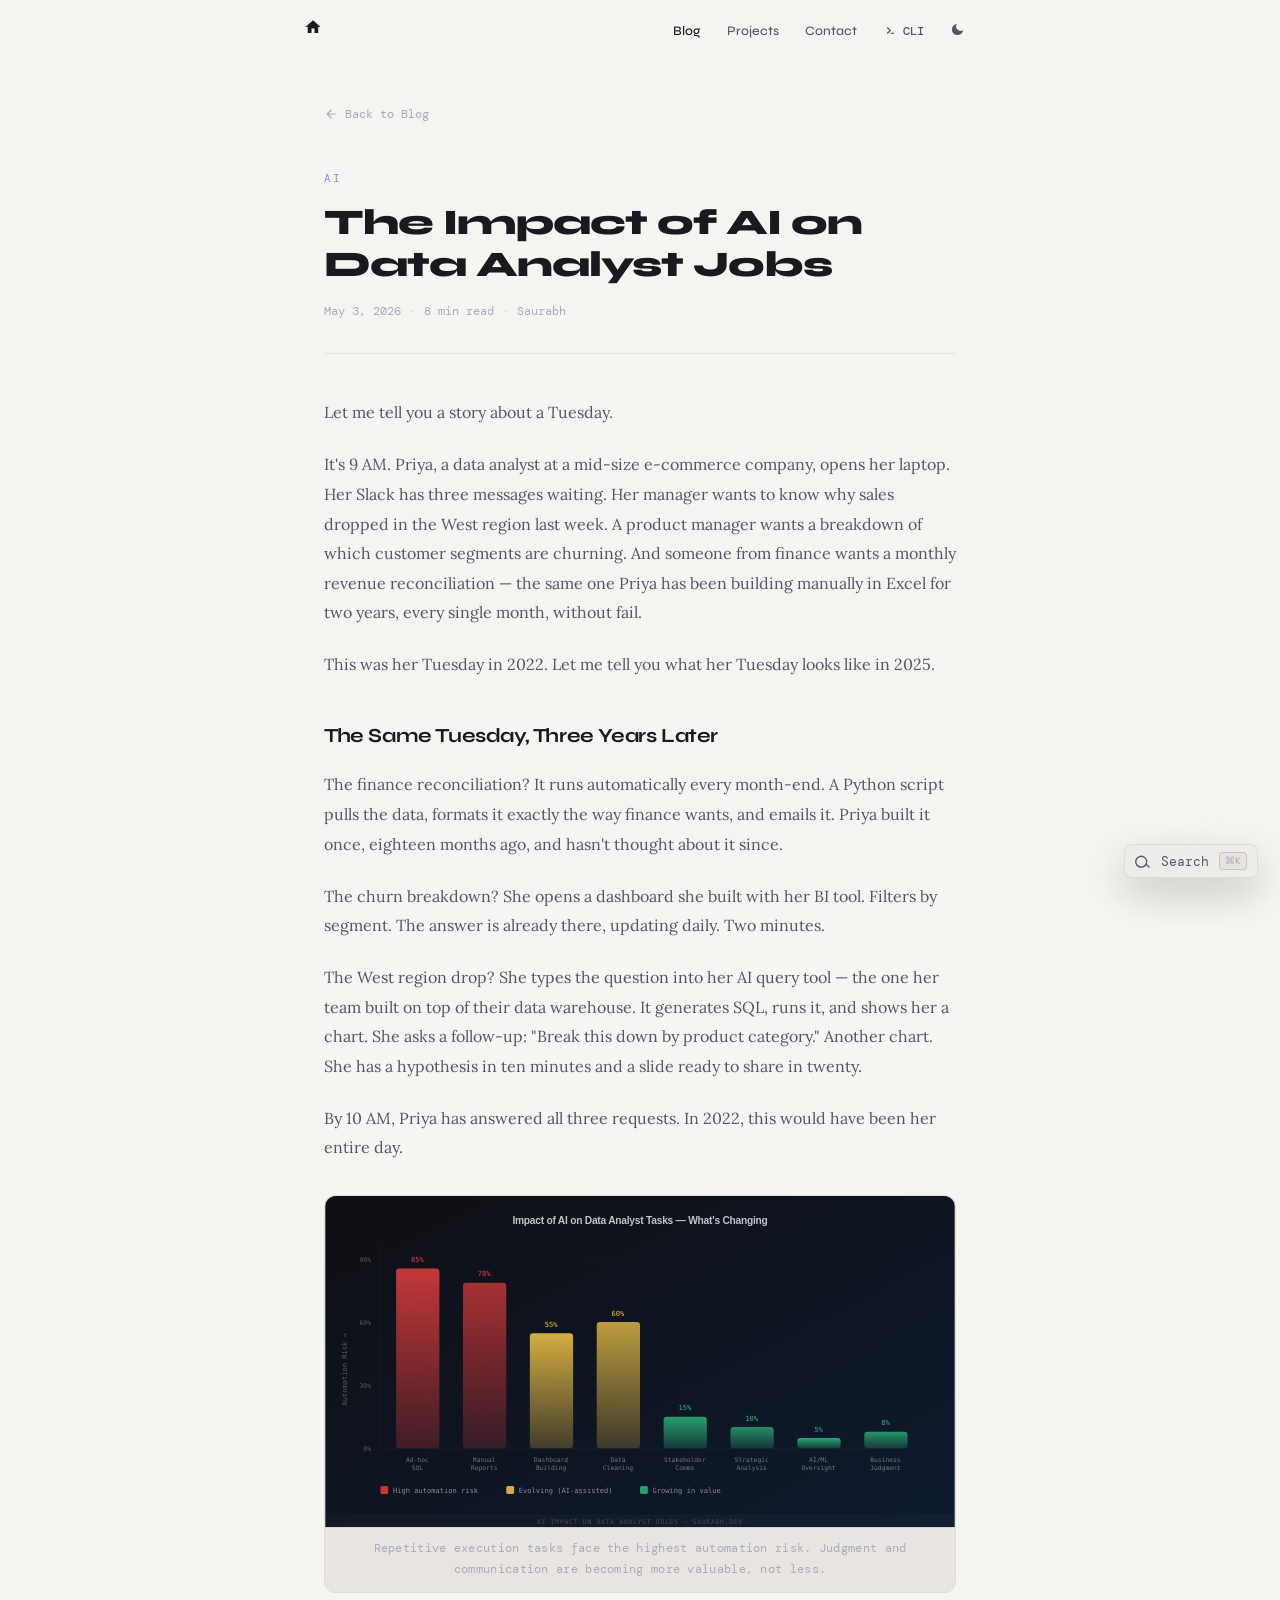
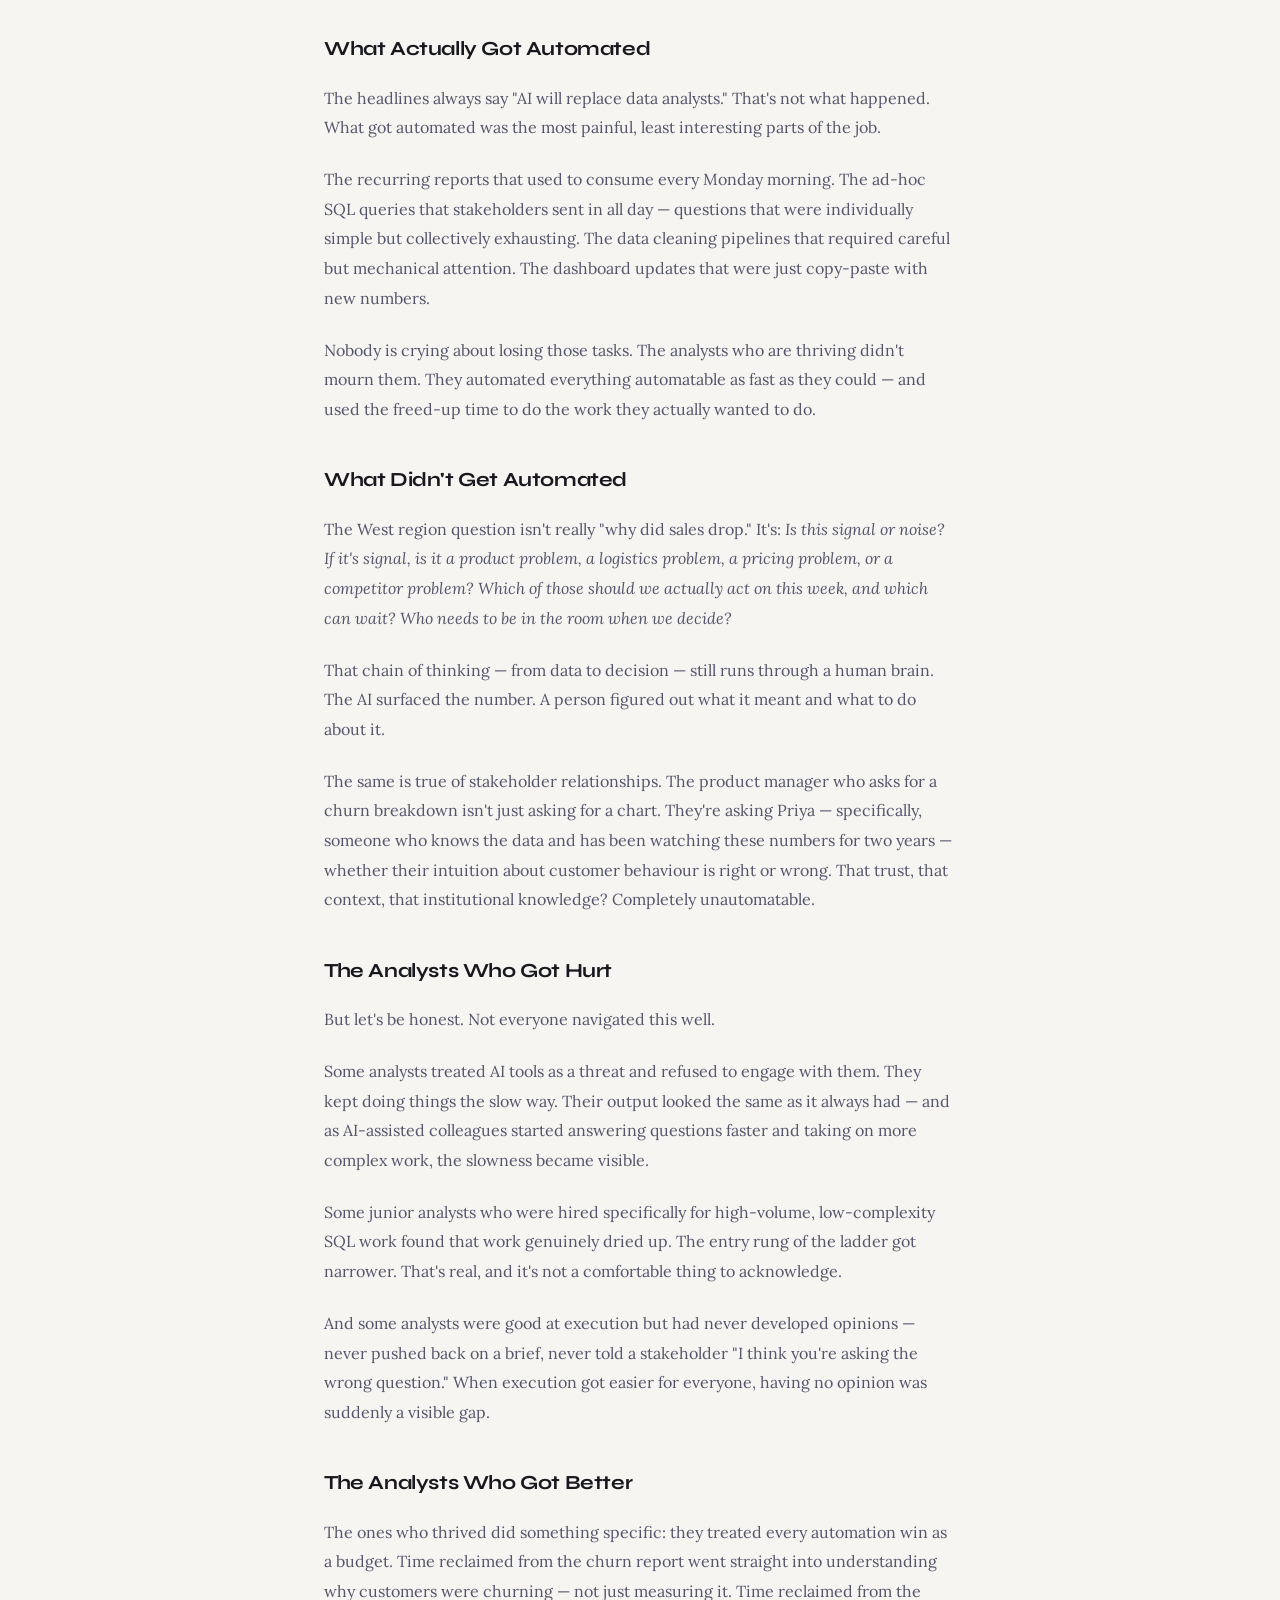
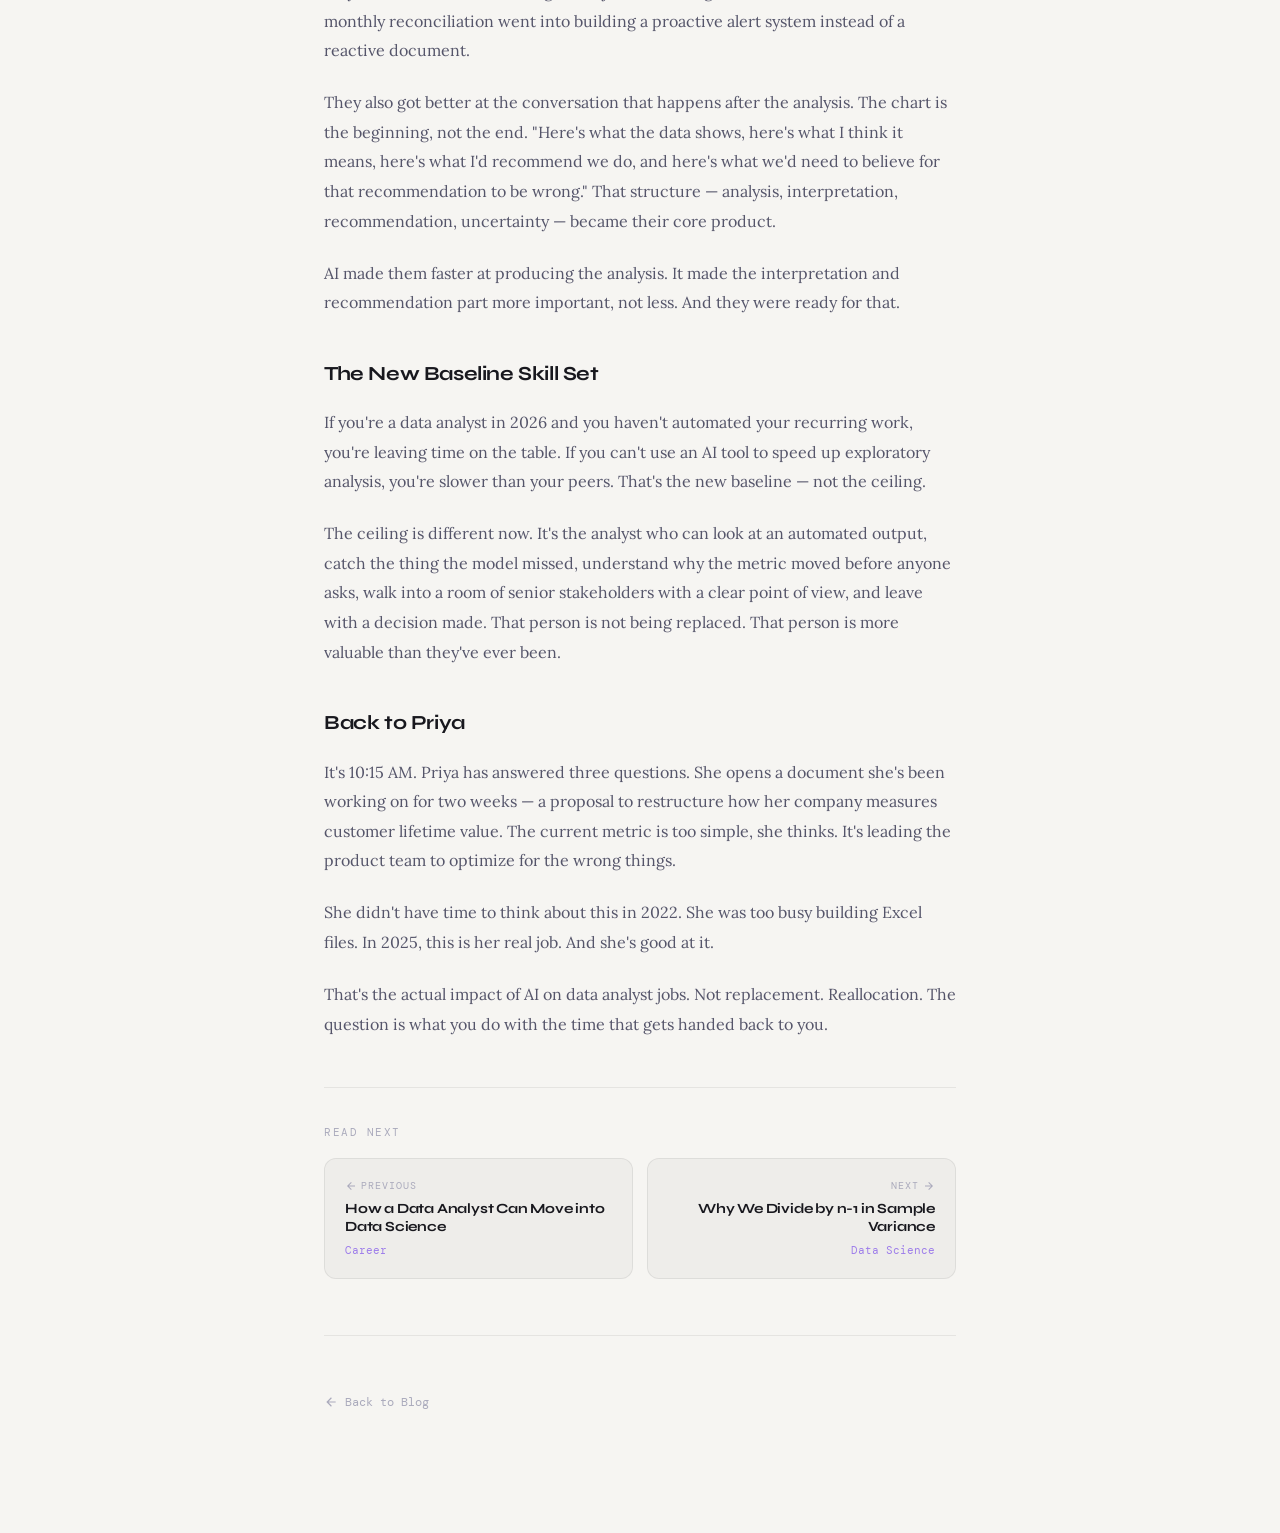
<file: pages/posts/ai-impact-data-analyst-jobs.html>
<!DOCTYPE html>
<html lang="en" data-theme="dark">
<head>
  <meta charset="UTF-8" />
  <meta name="viewport" content="width=device-width, initial-scale=1.0" />
  <title>The Impact of AI on Data Analyst Jobs — Saurabh</title>
  <meta name="description" content="A story about what actually happened when AI entered the data analyst's workflow — told from the inside." />
  <link rel="preconnect" href="https://fonts.googleapis.com" />
  <link rel="preconnect" href="https://fonts.gstatic.com" crossorigin />
  <link href="https://fonts.googleapis.com/css2?family=Syne:wght@400;500;600;700;800&family=DM+Mono:ital,wght@0,300;0,400;0,500;1,300&family=Lora:ital,wght@0,400;0,500;1,400&display=swap" rel="stylesheet" />
  <link rel="stylesheet" href="../../css/style.css" />
  <link rel="stylesheet" href="../../css/post.css" />
  <script>(function(){const t=localStorage.getItem('theme');if(t)document.documentElement.setAttribute('data-theme',t);})();</script>
</head>
<body>

<!-- TOP NAV -->
<nav class="top-nav" id="top-nav">
  <div class="wrap nav-row">
    <a href="../../index.html" class="nav-logo" title="Home" aria-label="Home">
      <svg width="18" height="18" viewBox="0 0 24 24" fill="currentColor"><path d="M10 20v-6h4v6h5v-8h3L12 3 2 12h3v8z"/></svg>
    </a>
    <button class="nav-btn nav-theme-mobile" onclick="toggleTheme()" title="Toggle theme"><span class="theme-icon"></span></button>
    <button class="nav-toggle" id="nav-toggle" aria-label="Open menu" aria-expanded="false"><span></span></button>
    <div class="nav-right">
      <a href="../blog.html" class="nav-link active">Blog</a>
      <a href="../../index.html#projects" class="nav-link">Projects</a>
      <a href="../../index.html#contact" class="nav-link">Contact</a>
      <a href="../cli.html" class="nav-link" style="font-family:var(--f-mono);font-size:12px">
        <svg width="14" height="14" viewBox="0 0 24 24" fill="currentColor"><path d="m8 5-1.5 1.5L11 11l-4.5 4.5L8 17l6-6z"/><path d="M13 15h6v2h-6z"/></svg>CLI
      </a>
      <button class="nav-search-btn" data-search-trigger title="Search (⌘K)">
        <svg viewBox="0 0 24 24"><path d="M21 21l-4.35-4.35M16.65 16.65A7.5 7.5 0 1 0 2 9.5a7.5 7.5 0 0 0 14.65 7.15z" stroke="currentColor" stroke-width="2" fill="none" stroke-linecap="round"/></svg>
        Search <span class="nav-search-kbd">⌘K</span>
      </button>
      <button class="nav-btn" onclick="toggleTheme()" title="Toggle theme"><span class="theme-icon"></span></button>
    </div>
  </div>
  <div class="mobile-nav-panel" id="mobile-nav-panel" aria-hidden="true">
    <a href="../blog.html" class="nav-link active">Blog</a>
    <a href="../../index.html#projects" class="nav-link">Projects</a>
    <a href="../../index.html#contact" class="nav-link">Contact</a>
    <a href="../cli.html" class="nav-link" style="font-family:var(--f-mono);font-size:12px">CLI</a>
    <button class="nav-search-btn" data-search-trigger>Search <span class="nav-search-kbd">⌘K</span></button>
  </div>
</nav>

<!-- POST CONTENT -->
<main class="post-main">
  <div class="post-wrap">

    <!-- BACK LINK -->
    <a href="../blog.html" class="post-back">
      <svg viewBox="0 0 24 24"><path d="M20 11H7.83l5.59-5.59L12 4l-8 8 8 8 1.41-1.41L7.83 13H20v-2z"/></svg>
      Back to Blog
    </a>

    <!-- POST HEADER -->
    <header class="post-header">
      <span class="post-cat">AI</span>
      <h1 class="post-title">The Impact of AI on Data Analyst Jobs</h1>
      <div class="post-meta">
        <span>May 3, 2026</span>
        <span class="post-meta-dot">·</span>
        <span>8 min read</span>
        <span class="post-meta-dot">·</span>
        <span>Saurabh</span>
      </div>
    </header>

    <!-- POST BODY -->
    <article class="post-body">

      <p>Let me tell you a story about a Tuesday.</p>

      <p>It's 9 AM. Priya, a data analyst at a mid-size e-commerce company, opens her laptop. Her Slack has three messages waiting. Her manager wants to know why sales dropped in the West region last week. A product manager wants a breakdown of which customer segments are churning. And someone from finance wants a monthly revenue reconciliation — the same one Priya has been building manually in Excel for two years, every single month, without fail.</p>

      <p>This was her Tuesday in 2022. Let me tell you what her Tuesday looks like in 2025.</p>

      <h2>The Same Tuesday, Three Years Later</h2>

      <p>The finance reconciliation? It runs automatically every month-end. A Python script pulls the data, formats it exactly the way finance wants, and emails it. Priya built it once, eighteen months ago, and hasn't thought about it since.</p>

      <p>The churn breakdown? She opens a dashboard she built with her BI tool. Filters by segment. The answer is already there, updating daily. Two minutes.</p>

      <p>The West region drop? She types the question into her AI query tool — the one her team built on top of their data warehouse. It generates SQL, runs it, and shows her a chart. She asks a follow-up: "Break this down by product category." Another chart. She has a hypothesis in ten minutes and a slide ready to share in twenty.</p>

      <p>By 10 AM, Priya has answered all three requests. In 2022, this would have been her entire day.</p>

      <figure class="post-img-wrap">
        <img src="../../assets/ai-impact-data-analyst-jobs.svg" alt="Bar chart showing automation risk for different data analyst tasks — ad-hoc SQL and manual reports at high risk, strategic analysis and business judgment at low risk" class="post-img" />
        <figcaption class="post-img-caption">Repetitive execution tasks face the highest automation risk. Judgment and communication are becoming more valuable, not less.</figcaption>
      </figure>

      <h2>What Actually Got Automated</h2>

      <p>The headlines always say "AI will replace data analysts." That's not what happened. What got automated was the most painful, least interesting parts of the job.</p>

      <p>The recurring reports that used to consume every Monday morning. The ad-hoc SQL queries that stakeholders sent in all day — questions that were individually simple but collectively exhausting. The data cleaning pipelines that required careful but mechanical attention. The dashboard updates that were just copy-paste with new numbers.</p>

      <p>Nobody is crying about losing those tasks. The analysts who are thriving didn't mourn them. They automated everything automatable as fast as they could — and used the freed-up time to do the work they actually wanted to do.</p>

      <h2>What Didn't Get Automated</h2>

      <p>The West region question isn't really "why did sales drop." It's: <em>Is this signal or noise? If it's signal, is it a product problem, a logistics problem, a pricing problem, or a competitor problem? Which of those should we actually act on this week, and which can wait? Who needs to be in the room when we decide?</em></p>

      <p>That chain of thinking — from data to decision — still runs through a human brain. The AI surfaced the number. A person figured out what it meant and what to do about it.</p>

      <p>The same is true of stakeholder relationships. The product manager who asks for a churn breakdown isn't just asking for a chart. They're asking Priya — specifically, someone who knows the data and has been watching these numbers for two years — whether their intuition about customer behaviour is right or wrong. That trust, that context, that institutional knowledge? Completely unautomatable.</p>

      <h2>The Analysts Who Got Hurt</h2>

      <p>But let's be honest. Not everyone navigated this well.</p>

      <p>Some analysts treated AI tools as a threat and refused to engage with them. They kept doing things the slow way. Their output looked the same as it always had — and as AI-assisted colleagues started answering questions faster and taking on more complex work, the slowness became visible.</p>

      <p>Some junior analysts who were hired specifically for high-volume, low-complexity SQL work found that work genuinely dried up. The entry rung of the ladder got narrower. That's real, and it's not a comfortable thing to acknowledge.</p>

      <p>And some analysts were good at execution but had never developed opinions — never pushed back on a brief, never told a stakeholder "I think you're asking the wrong question." When execution got easier for everyone, having no opinion was suddenly a visible gap.</p>

      <h2>The Analysts Who Got Better</h2>

      <p>The ones who thrived did something specific: they treated every automation win as a budget. Time reclaimed from the churn report went straight into understanding why customers were churning — not just measuring it. Time reclaimed from the monthly reconciliation went into building a proactive alert system instead of a reactive document.</p>

      <p>They also got better at the conversation that happens after the analysis. The chart is the beginning, not the end. "Here's what the data shows, here's what I think it means, here's what I'd recommend we do, and here's what we'd need to believe for that recommendation to be wrong." That structure — analysis, interpretation, recommendation, uncertainty — became their core product.</p>

      <p>AI made them faster at producing the analysis. It made the interpretation and recommendation part more important, not less. And they were ready for that.</p>

      <h2>The New Baseline Skill Set</h2>

      <p>If you're a data analyst in 2026 and you haven't automated your recurring work, you're leaving time on the table. If you can't use an AI tool to speed up exploratory analysis, you're slower than your peers. That's the new baseline — not the ceiling.</p>

      <p>The ceiling is different now. It's the analyst who can look at an automated output, catch the thing the model missed, understand why the metric moved before anyone asks, walk into a room of senior stakeholders with a clear point of view, and leave with a decision made. That person is not being replaced. That person is more valuable than they've ever been.</p>

      <h2>Back to Priya</h2>

      <p>It's 10:15 AM. Priya has answered three questions. She opens a document she's been working on for two weeks — a proposal to restructure how her company measures customer lifetime value. The current metric is too simple, she thinks. It's leading the product team to optimize for the wrong things.</p>

      <p>She didn't have time to think about this in 2022. She was too busy building Excel files. In 2025, this is her real job. And she's good at it.</p>

      <p>That's the actual impact of AI on data analyst jobs. Not replacement. Reallocation. The question is what you do with the time that gets handed back to you.</p>

    </article>

    <!-- READ NEXT -->
    <section class="read-next">
      <p class="read-next-label">Read next</p>
      <div class="read-next-grid">
        <!-- Previous Blog Post -->
        <a href="analyst-to-data-scientist.html" class="read-next-card prev">
          <span class="read-next-card-dir">
            <svg viewBox="0 0 24 24"><path d="M20 11H7.83l5.59-5.59L12 4l-8 8 8 8 1.41-1.41L7.83 13H20v-2z"/></svg>
            Previous
          </span>
          <span class="read-next-card-title">How a Data Analyst Can Move into Data Science</span>
          <span class="read-next-card-cat">Career</span>
        </a>
        <!-- Next Blog Post -->
        <a href="why-n-minus-1-variance.html" class="read-next-card next">
          <span class="read-next-card-dir">
            Next
            <svg viewBox="0 0 24 24"><path d="M4 13h12.17l-5.59 5.59L12 20l8-8-8-8-1.41 1.41L16.17 11H4v2z"/></svg>
          </span>
          <span class="read-next-card-title">Why We Divide by n-1 in Sample Variance</span>
          <span class="read-next-card-cat">Data Science</span>
        </a>
      </div>
    </section>

    <!-- POST FOOTER -->
    <div class="post-footer">
      <a href="../blog.html" class="post-back">
        <svg viewBox="0 0 24 24"><path d="M20 11H7.83l5.59-5.59L12 4l-8 8 8 8 1.41-1.41L7.83 13H20v-2z"/></svg>
        Back to Blog
      </a>
    </div>

  </div>
</main>

<!-- BOTTOM DOCK -->
<nav class="dock" id="bottom-dock">
  <button class="dock-btn" onclick="window.location.href='../../index.html'" title="Home">
    <svg viewBox="0 0 24 24"><path d="M10 20v-6h4v6h5v-8h3L12 3 2 12h3v8z"/></svg>
  </button>
  <button class="dock-btn on" onclick="window.location.href='../blog.html'" title="Blog">
    <svg viewBox="0 0 24 24"><path d="M19 3H5c-1.1 0-2 .9-2 2v14c0 1.1.9 2 2 2h14c1.1 0 2-.9 2-2V5c0-1.1-.9-2-2-2zm-5 14H7v-2h7v2zm3-4H7v-2h10v2zm0-4H7V7h10v2z"/></svg>
  </button>
  <button class="dock-btn" onclick="window.location.href='../../index.html#projects'" title="Projects">
    <svg viewBox="0 0 24 24"><path d="M3 3h8v8H3zm10 0h8v8h-8zM3 13h8v8H3zm10 0h8v8h-8z"/></svg>
  </button>
  <div class="dock-sep"></div>
  <button class="dock-btn" onclick="window.location.href='../cli.html'" title="CLI Mode">
    <svg viewBox="0 0 24 24"><path d="m8 5-1.5 1.5L11 11l-4.5 4.5L8 17l6-6zm5 10h6v2h-6z"/></svg>
  </button>
  <button class="dock-btn" onclick="toggleTheme()" title="Toggle theme"><span class="theme-icon"></span></button>
</nav>

<!-- SEARCH SHORTCUT -->
<button class="search-float-btn" data-search-trigger title="Search (⌘K)">
  <svg viewBox="0 0 24 24"><path d="M21 21l-4.35-4.35M16.65 16.65A7.5 7.5 0 1 0 2 9.5a7.5 7.5 0 0 0 14.65 7.15z" stroke="currentColor" stroke-width="2" fill="none" stroke-linecap="round"/></svg>
  Search <span class="search-inp-kbd">⌘K</span>
</button>

<!-- SEARCH MODAL -->
<div class="search-overlay" id="search-overlay">
  <div class="search-box">
    <div class="search-input-row">
      <svg viewBox="0 0 24 24"><path d="M21 21l-4.35-4.35M16.65 16.65A7.5 7.5 0 1 0 2 9.5a7.5 7.5 0 0 0 14.65 7.15z" stroke="currentColor" stroke-width="2" fill="none" stroke-linecap="round"/></svg>
      <input id="search-inp" class="search-inp" type="text" placeholder="Type a command or search..." autocomplete="off" spellcheck="false" />
      <button class="search-close-btn" type="button" aria-label="Close search">×</button>
      <span class="search-inp-kbd">ESC</span>
    </div>
    <div class="search-results" id="search-results"></div>
    <div class="search-footer">
      <span class="search-footer-kbd">↑↓</span> navigate &nbsp;
      <span class="search-footer-kbd">↵</span> select &nbsp;
      <span class="search-footer-kbd">ESC</span> close
    </div>
  </div>
</div>

<!-- SCRIPTS -->
<script src="../../js/main.js"></script>
</body>
</html>
</file>
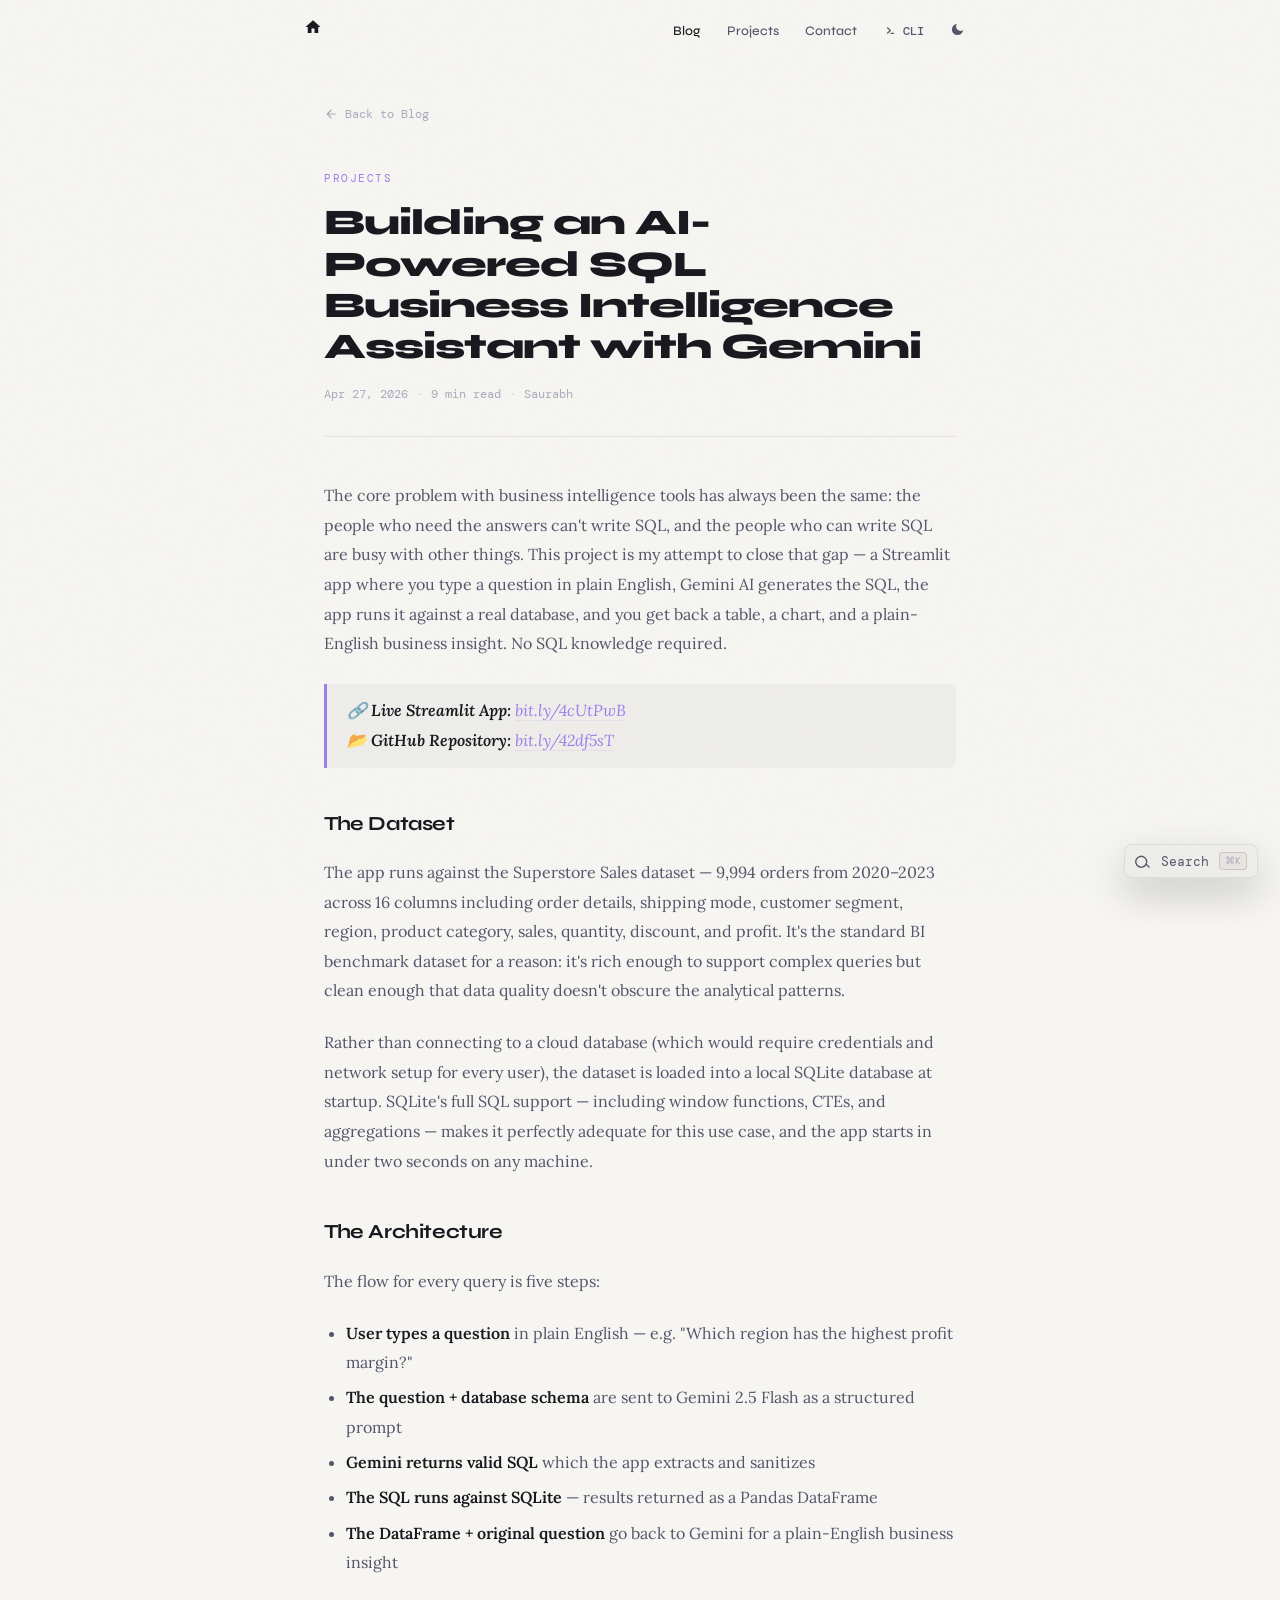
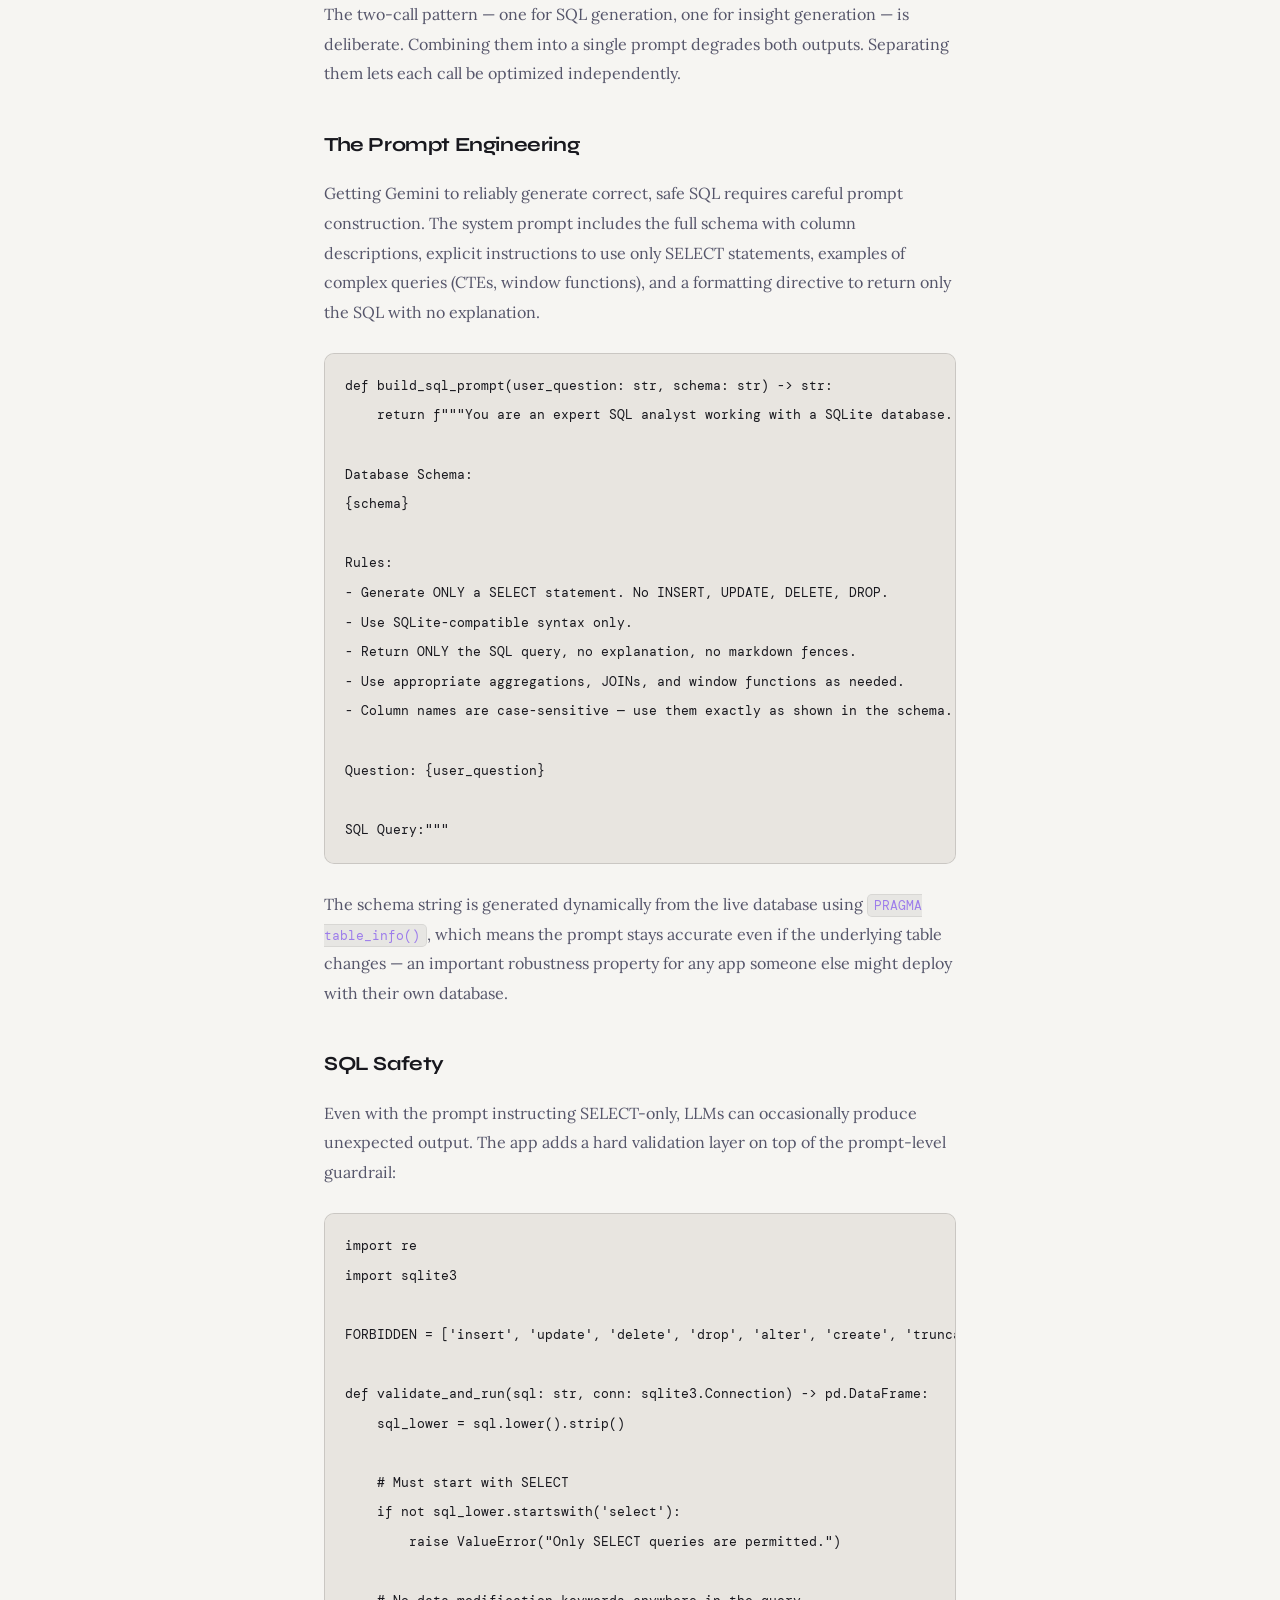
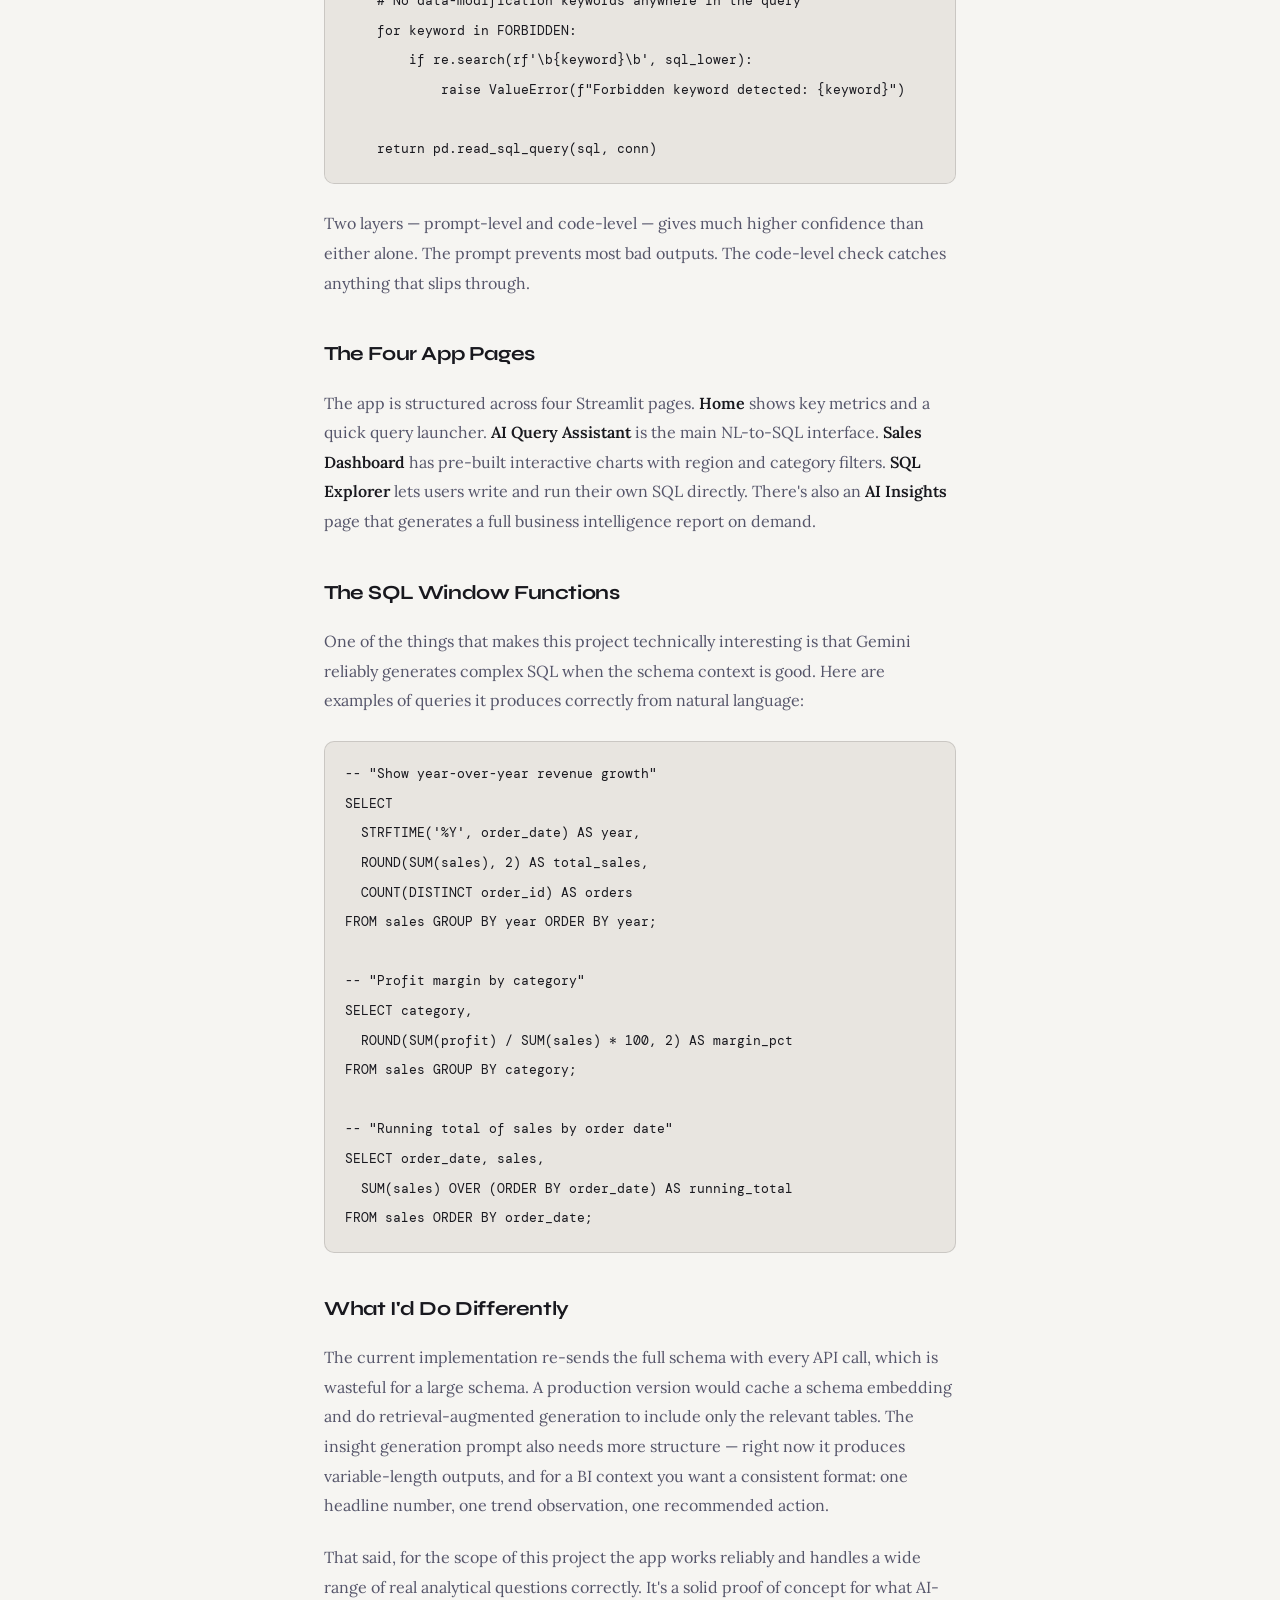
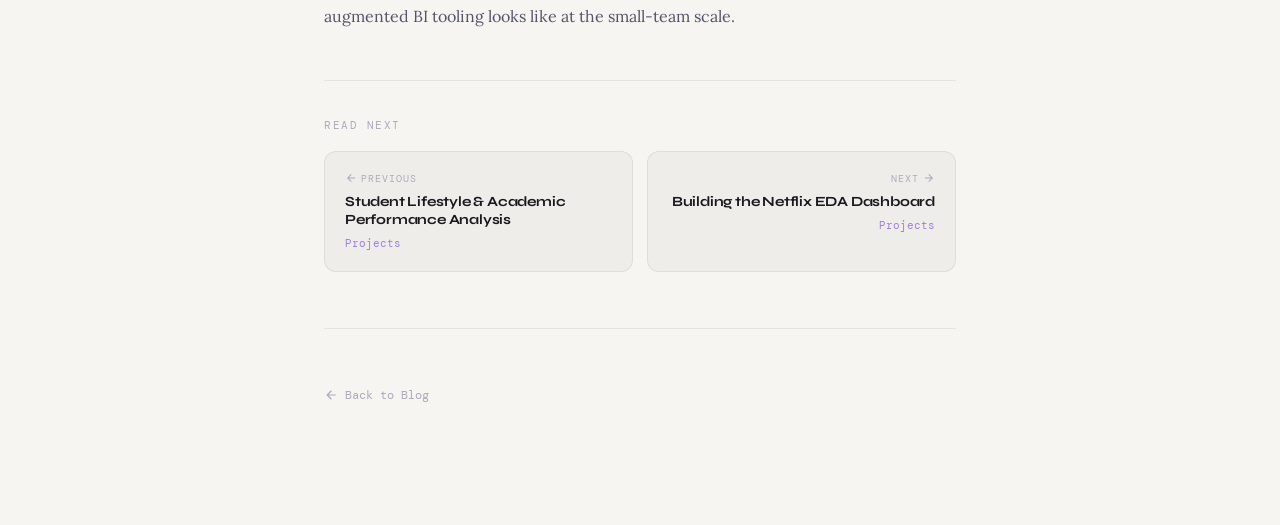
<file: pages/posts/ai-sql-business-intelligence.html>
<!DOCTYPE html>
<html lang="en" data-theme="dark">
<head>
  <meta charset="UTF-8" />
  <meta name="viewport" content="width=device-width, initial-scale=1.0" />
  <title>AI-Powered SQL Business Intelligence Assistant — Saurabh</title>
  <meta name="description" content="How I built an app that converts plain English questions into SQL queries using Gemini AI, runs them against a Superstore database, and returns charts and business insights automatically." />
  <link rel="icon" type="image/png" href="../../assets/photo1.png">
  <link rel="preconnect" href="https://fonts.googleapis.com" />
  <link rel="preconnect" href="https://fonts.gstatic.com" crossorigin />
  <link href="https://fonts.googleapis.com/css2?family=Syne:wght@400;500;600;700;800&family=DM+Mono:ital,wght@0,300;0,400;0,500;1,300&family=Lora:ital,wght@0,400;0,500;1,400&display=swap" rel="stylesheet" />
  <link rel="stylesheet" href="../../css/style.css" />
  <link rel="stylesheet" href="../../css/post.css" />
  <script>(function(){const t=localStorage.getItem('theme');if(t)document.documentElement.setAttribute('data-theme',t);})();</script>
</head>
<body>

<!-- TOP NAV -->
<nav class="top-nav" id="top-nav">
  <div class="wrap nav-row">
    <a href="../../index.html" class="nav-logo" title="Home" aria-label="Home">
      <svg width="18" height="18" viewBox="0 0 24 24" fill="currentColor"><path d="M10 20v-6h4v6h5v-8h3L12 3 2 12h3v8z"/></svg>
    </a>
    <button class="nav-btn nav-theme-mobile" onclick="toggleTheme()" title="Toggle theme"><span class="theme-icon"></span></button>
    <button class="nav-toggle" id="nav-toggle" aria-label="Open menu" aria-expanded="false"><span></span></button>
    <div class="nav-right">
      <a href="../blog.html" class="nav-link active">Blog</a>
      <a href="../../index.html#projects" class="nav-link">Projects</a>
      <a href="../../index.html#contact" class="nav-link">Contact</a>
      <a href="../cli.html" class="nav-link" style="font-family:var(--f-mono);font-size:12px">
        <svg width="14" height="14" viewBox="0 0 24 24" fill="currentColor"><path d="m8 5-1.5 1.5L11 11l-4.5 4.5L8 17l6-6z"/><path d="M13 15h6v2h-6z"/></svg>CLI
      </a>
      <button class="nav-search-btn" data-search-trigger title="Search (⌘K)">
        <svg viewBox="0 0 24 24"><path d="M21 21l-4.35-4.35M16.65 16.65A7.5 7.5 0 1 0 2 9.5a7.5 7.5 0 0 0 14.65 7.15z" stroke="currentColor" stroke-width="2" fill="none" stroke-linecap="round"/></svg>
        Search <span class="nav-search-kbd">⌘K</span>
      </button>
      <button class="nav-btn" onclick="toggleTheme()" title="Toggle theme"><span class="theme-icon"></span></button>
    </div>
  </div>
  <div class="mobile-nav-panel" id="mobile-nav-panel" aria-hidden="true">
    <a href="../blog.html" class="nav-link active">Blog</a>
    <a href="../../index.html#projects" class="nav-link">Projects</a>
    <a href="../../index.html#contact" class="nav-link">Contact</a>
    <a href="../cli.html" class="nav-link" style="font-family:var(--f-mono);font-size:12px">CLI</a>
    <button class="nav-search-btn" data-search-trigger>Search <span class="nav-search-kbd">⌘K</span></button>
  </div>
</nav>

<!-- POST CONTENT -->
<main class="post-main">
  <div class="post-wrap">

    <!-- BACK LINK -->
    <a href="../blog.html" class="post-back">
      <svg viewBox="0 0 24 24"><path d="M20 11H7.83l5.59-5.59L12 4l-8 8 8 8 1.41-1.41L7.83 13H20v-2z"/></svg>
      Back to Blog
    </a>

    <!-- POST HEADER -->
    <header class="post-header">
      <span class="post-cat">Projects</span>
      <h1 class="post-title">Building an AI-Powered SQL Business Intelligence Assistant with Gemini</h1>
      <div class="post-meta">
        <span>Apr 27, 2026</span>
        <span class="post-meta-dot">·</span>
        <span>9 min read</span>
        <span class="post-meta-dot">·</span>
        <span>Saurabh</span>
      </div>
    </header>

    <!-- POST BODY -->
    <article class="post-body">

      <p>The core problem with business intelligence tools has always been the same: the people who need the answers can't write SQL, and the people who can write SQL are busy with other things. This project is my attempt to close that gap — a Streamlit app where you type a question in plain English, Gemini AI generates the SQL, the app runs it against a real database, and you get back a table, a chart, and a plain-English business insight. No SQL knowledge required.</p>

      <blockquote>
        <p>
          🔗 <strong>Live Streamlit App:</strong> <a href="https://bit.ly/4cUtPwB" target="_blank" rel="noopener">bit.ly/4cUtPwB</a><br/>
          📂 <strong>GitHub Repository:</strong> <a href="https://bit.ly/42df5sT" target="_blank" rel="noopener">bit.ly/42df5sT</a>
        </p>
      </blockquote>

      <h2>The Dataset</h2>
      <p>The app runs against the Superstore Sales dataset — 9,994 orders from 2020–2023 across 16 columns including order details, shipping mode, customer segment, region, product category, sales, quantity, discount, and profit. It's the standard BI benchmark dataset for a reason: it's rich enough to support complex queries but clean enough that data quality doesn't obscure the analytical patterns.</p>
      <p>Rather than connecting to a cloud database (which would require credentials and network setup for every user), the dataset is loaded into a local SQLite database at startup. SQLite's full SQL support — including window functions, CTEs, and aggregations — makes it perfectly adequate for this use case, and the app starts in under two seconds on any machine.</p>

      <h2>The Architecture</h2>
      <p>The flow for every query is five steps:</p>
      <ul>
        <li><strong>User types a question</strong> in plain English — e.g. "Which region has the highest profit margin?"</li>
        <li><strong>The question + database schema</strong> are sent to Gemini 2.5 Flash as a structured prompt</li>
        <li><strong>Gemini returns valid SQL</strong> which the app extracts and sanitizes</li>
        <li><strong>The SQL runs against SQLite</strong> — results returned as a Pandas DataFrame</li>
        <li><strong>The DataFrame + original question</strong> go back to Gemini for a plain-English business insight</li>
      </ul>
      <p>The two-call pattern — one for SQL generation, one for insight generation — is deliberate. Combining them into a single prompt degrades both outputs. Separating them lets each call be optimized independently.</p>

      <h2>The Prompt Engineering</h2>
      <p>Getting Gemini to reliably generate correct, safe SQL requires careful prompt construction. The system prompt includes the full schema with column descriptions, explicit instructions to use only SELECT statements, examples of complex queries (CTEs, window functions), and a formatting directive to return only the SQL with no explanation.</p>

      <pre><code>def build_sql_prompt(user_question: str, schema: str) -> str:
    return f"""You are an expert SQL analyst working with a SQLite database.

Database Schema:
{schema}

Rules:
- Generate ONLY a SELECT statement. No INSERT, UPDATE, DELETE, DROP.
- Use SQLite-compatible syntax only.
- Return ONLY the SQL query, no explanation, no markdown fences.
- Use appropriate aggregations, JOINs, and window functions as needed.
- Column names are case-sensitive — use them exactly as shown in the schema.

Question: {user_question}

SQL Query:"""</code></pre>

      <p>The schema string is generated dynamically from the live database using <code>PRAGMA table_info()</code>, which means the prompt stays accurate even if the underlying table changes — an important robustness property for any app someone else might deploy with their own database.</p>

      <h2>SQL Safety</h2>
      <p>Even with the prompt instructing SELECT-only, LLMs can occasionally produce unexpected output. The app adds a hard validation layer on top of the prompt-level guardrail:</p>

      <pre><code>import re
import sqlite3

FORBIDDEN = ['insert', 'update', 'delete', 'drop', 'alter', 'create', 'truncate']

def validate_and_run(sql: str, conn: sqlite3.Connection) -> pd.DataFrame:
    sql_lower = sql.lower().strip()

    # Must start with SELECT
    if not sql_lower.startswith('select'):
        raise ValueError("Only SELECT queries are permitted.")

    # No data-modification keywords anywhere in the query
    for keyword in FORBIDDEN:
        if re.search(rf'\b{keyword}\b', sql_lower):
            raise ValueError(f"Forbidden keyword detected: {keyword}")

    return pd.read_sql_query(sql, conn)</code></pre>

      <p>Two layers — prompt-level and code-level — gives much higher confidence than either alone. The prompt prevents most bad outputs. The code-level check catches anything that slips through.</p>

      <h2>The Four App Pages</h2>
      <p>The app is structured across four Streamlit pages. <strong>Home</strong> shows key metrics and a quick query launcher. <strong>AI Query Assistant</strong> is the main NL-to-SQL interface. <strong>Sales Dashboard</strong> has pre-built interactive charts with region and category filters. <strong>SQL Explorer</strong> lets users write and run their own SQL directly. There's also an <strong>AI Insights</strong> page that generates a full business intelligence report on demand.</p>

      <h2>The SQL Window Functions</h2>
      <p>One of the things that makes this project technically interesting is that Gemini reliably generates complex SQL when the schema context is good. Here are examples of queries it produces correctly from natural language:</p>

      <pre><code>-- "Show year-over-year revenue growth"
SELECT
  STRFTIME('%Y', order_date) AS year,
  ROUND(SUM(sales), 2) AS total_sales,
  COUNT(DISTINCT order_id) AS orders
FROM sales GROUP BY year ORDER BY year;

-- "Profit margin by category"
SELECT category,
  ROUND(SUM(profit) / SUM(sales) * 100, 2) AS margin_pct
FROM sales GROUP BY category;

-- "Running total of sales by order date"
SELECT order_date, sales,
  SUM(sales) OVER (ORDER BY order_date) AS running_total
FROM sales ORDER BY order_date;</code></pre>

      <h2>What I'd Do Differently</h2>
      <p>The current implementation re-sends the full schema with every API call, which is wasteful for a large schema. A production version would cache a schema embedding and do retrieval-augmented generation to include only the relevant tables. The insight generation prompt also needs more structure — right now it produces variable-length outputs, and for a BI context you want a consistent format: one headline number, one trend observation, one recommended action.</p>
      <p>That said, for the scope of this project the app works reliably and handles a wide range of real analytical questions correctly. It's a solid proof of concept for what AI-augmented BI tooling looks like at the small-team scale.</p>

    </article>

  <!-- READ NEXT -->
    <section class="read-next">
      <p class="read-next-label">Read next</p>
      <div class="read-next-grid">
        <!-- Previous Project -->
        <a href="student-lifestyle-analysis.html" class="read-next-card prev">
          <span class="read-next-card-dir">
            <svg viewBox="0 0 24 24"><path d="M20 11H7.83l5.59-5.59L12 4l-8 8 8 8 1.41-1.41L7.83 13H20v-2z"/></svg>
            Previous
          </span>
          <span class="read-next-card-title">Student Lifestyle & Academic Performance Analysis</span>
          <span class="read-next-card-cat">Projects</span>
        </a>
        <!-- Next Project -->
        <a href="netflix-eda-powerbi.html" class="read-next-card next">
          <span class="read-next-card-dir">
            Next
            <svg viewBox="0 0 24 24"><path d="M4 13h12.17l-5.59 5.59L12 20l8-8-8-8-1.41 1.41L16.17 11H4v2z"/></svg>
          </span>
          <span class="read-next-card-title">Building the Netflix EDA Dashboard</span>
          <span class="read-next-card-cat">Projects</span>
        </a>
      </div>
    </section>

    <!-- POST FOOTER -->
    <div class="post-footer">
      <a href="../blog.html" class="post-back">
        <svg viewBox="0 0 24 24"><path d="M20 11H7.83l5.59-5.59L12 4l-8 8 8 8 1.41-1.41L7.83 13H20v-2z"/></svg>
        Back to Blog
      </a>
    </div>

  </div>
</main>

<!-- BOTTOM DOCK -->
<nav class="dock" id="bottom-dock">
  <button class="dock-btn" onclick="window.location.href='../../index.html'" title="Home">
    <svg viewBox="0 0 24 24"><path d="M10 20v-6h4v6h5v-8h3L12 3 2 12h3v8z"/></svg>
  </button>
  <button class="dock-btn on" onclick="window.location.href='../blog.html'" title="Blog">
    <svg viewBox="0 0 24 24"><path d="M19 3H5c-1.1 0-2 .9-2 2v14c0 1.1.9 2 2 2h14c1.1 0 2-.9 2-2V5c0-1.1-.9-2-2-2zm-5 14H7v-2h7v2zm3-4H7v-2h10v2zm0-4H7V7h10v2z"/></svg>
  </button>
  <button class="dock-btn" onclick="window.location.href='../../index.html#projects'" title="Projects">
    <svg viewBox="0 0 24 24"><path d="M3 3h8v8H3zm10 0h8v8h-8zM3 13h8v8H3zm10 0h8v8h-8z"/></svg>
  </button>
  <div class="dock-sep"></div>
  <button class="dock-btn" onclick="window.location.href='../cli.html'" title="CLI Mode">
    <svg viewBox="0 0 24 24"><path d="m8 5-1.5 1.5L11 11l-4.5 4.5L8 17l6-6zm5 10h6v2h-6z"/></svg>
  </button>
  <button class="dock-btn" onclick="toggleTheme()" title="Toggle theme"><span class="theme-icon"></span></button>
</nav>

<!-- SEARCH SHORTCUT -->
<button class="search-float-btn" data-search-trigger title="Search (⌘K)">
  <svg viewBox="0 0 24 24"><path d="M21 21l-4.35-4.35M16.65 16.65A7.5 7.5 0 1 0 2 9.5a7.5 7.5 0 0 0 14.65 7.15z" stroke="currentColor" stroke-width="2" fill="none" stroke-linecap="round"/></svg>
  Search <span class="search-inp-kbd">⌘K</span>
</button>

<!-- SEARCH MODAL -->
<div class="search-overlay" id="search-overlay">
  <div class="search-box">
    <div class="search-input-row">
      <svg viewBox="0 0 24 24"><path d="M21 21l-4.35-4.35M16.65 16.65A7.5 7.5 0 1 0 2 9.5a7.5 7.5 0 0 0 14.65 7.15z" stroke="currentColor" stroke-width="2" fill="none" stroke-linecap="round"/></svg>
      <input id="search-inp" class="search-inp" type="text" placeholder="Type a command or search..." autocomplete="off" spellcheck="false" />
      <button class="search-close-btn" type="button" aria-label="Close search">×</button>
      <span class="search-inp-kbd">ESC</span>
    </div>
    <div class="search-results" id="search-results"></div>
    <div class="search-footer">
      <span class="search-footer-kbd">↑↓</span> navigate &nbsp;
      <span class="search-footer-kbd">↵</span> select &nbsp;
      <span class="search-footer-kbd">ESC</span> close
    </div>
  </div>
</div>

<!-- SCRIPTS -->
<script src="../../js/main.js"></script>
</body>
</html>
</file>
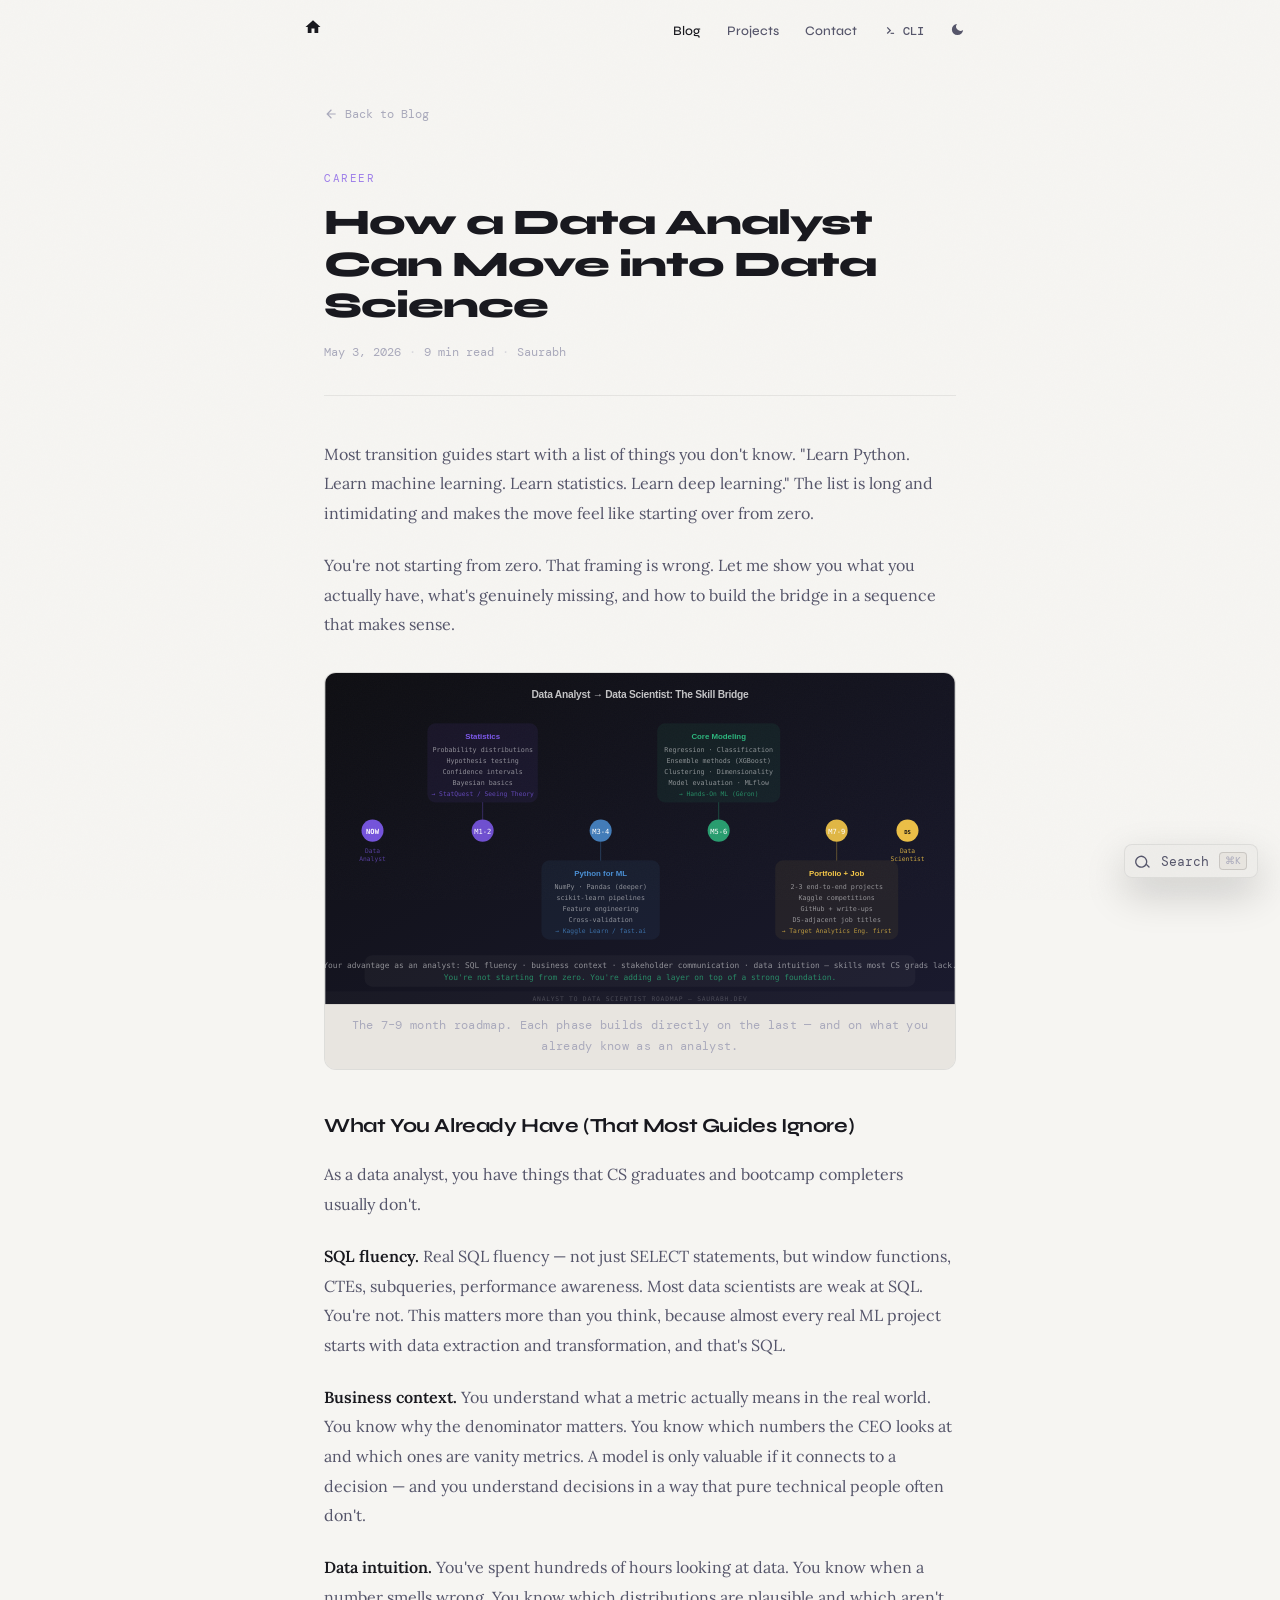
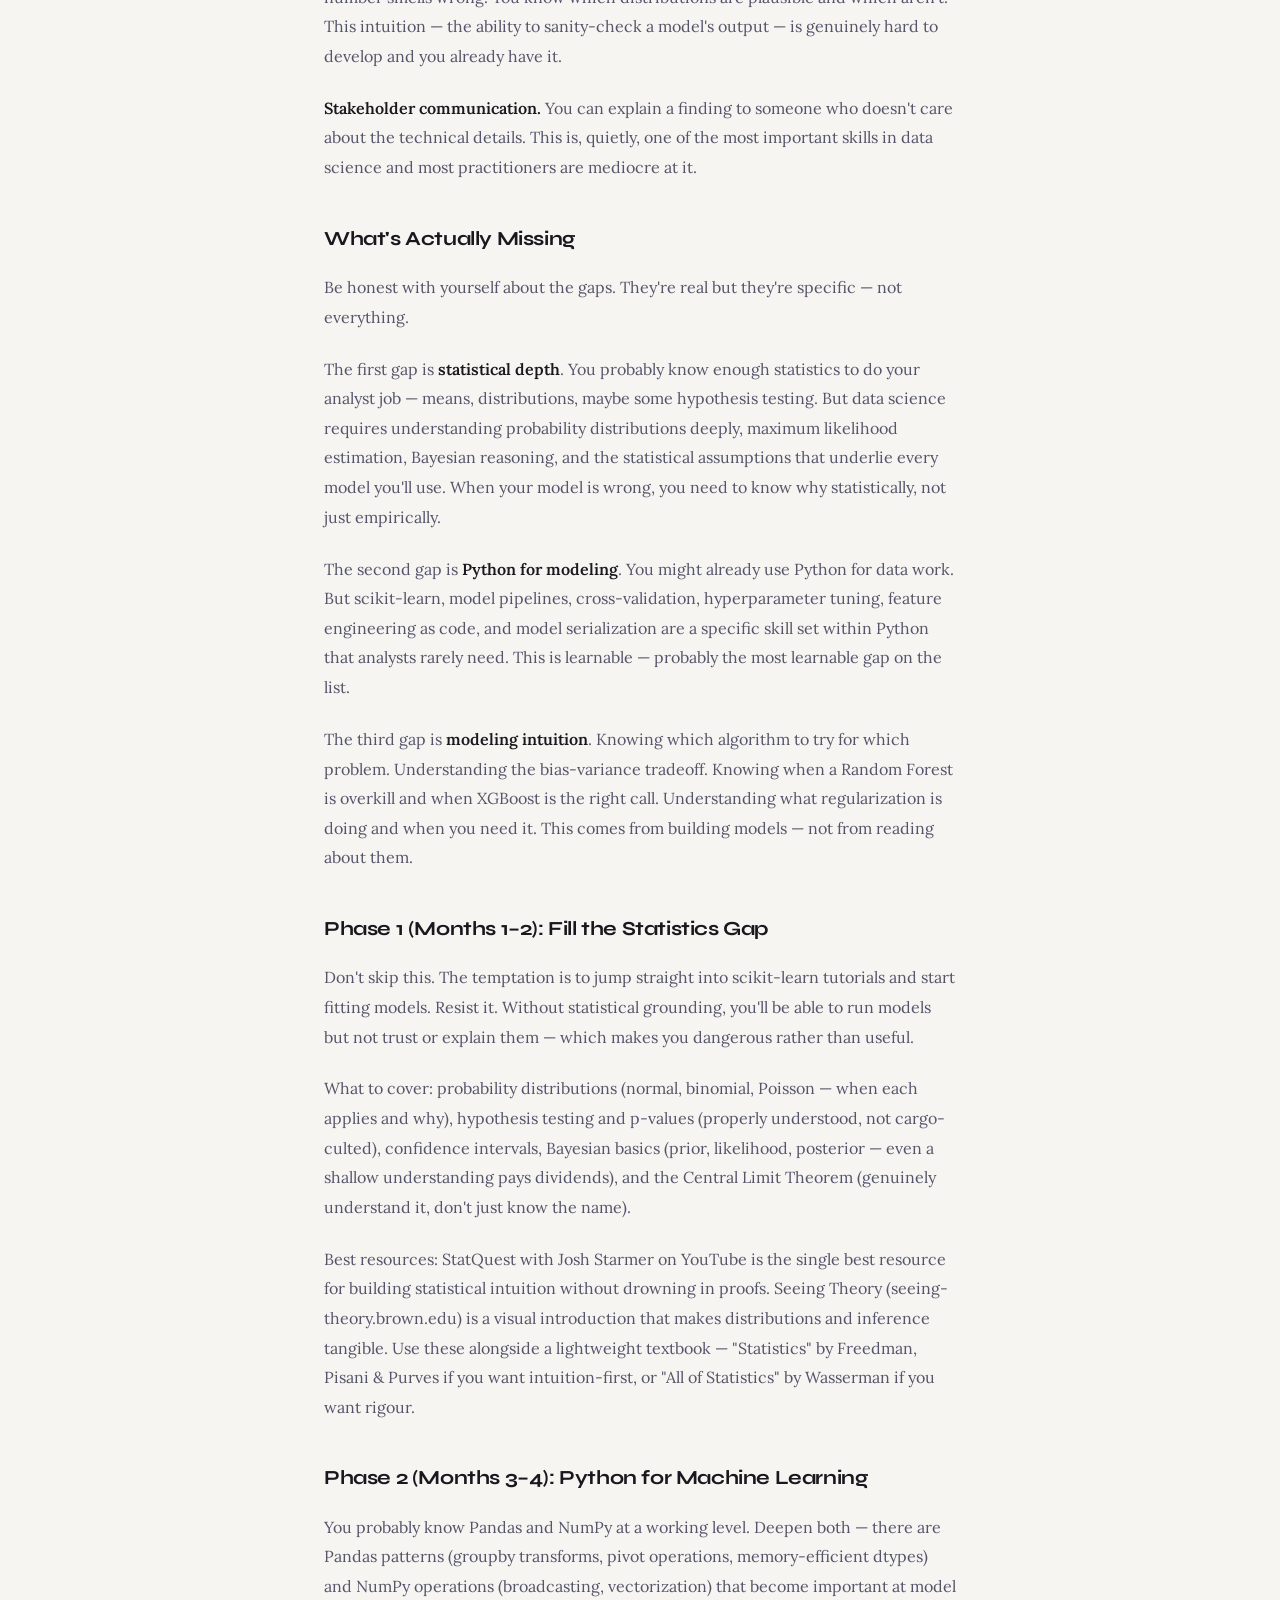
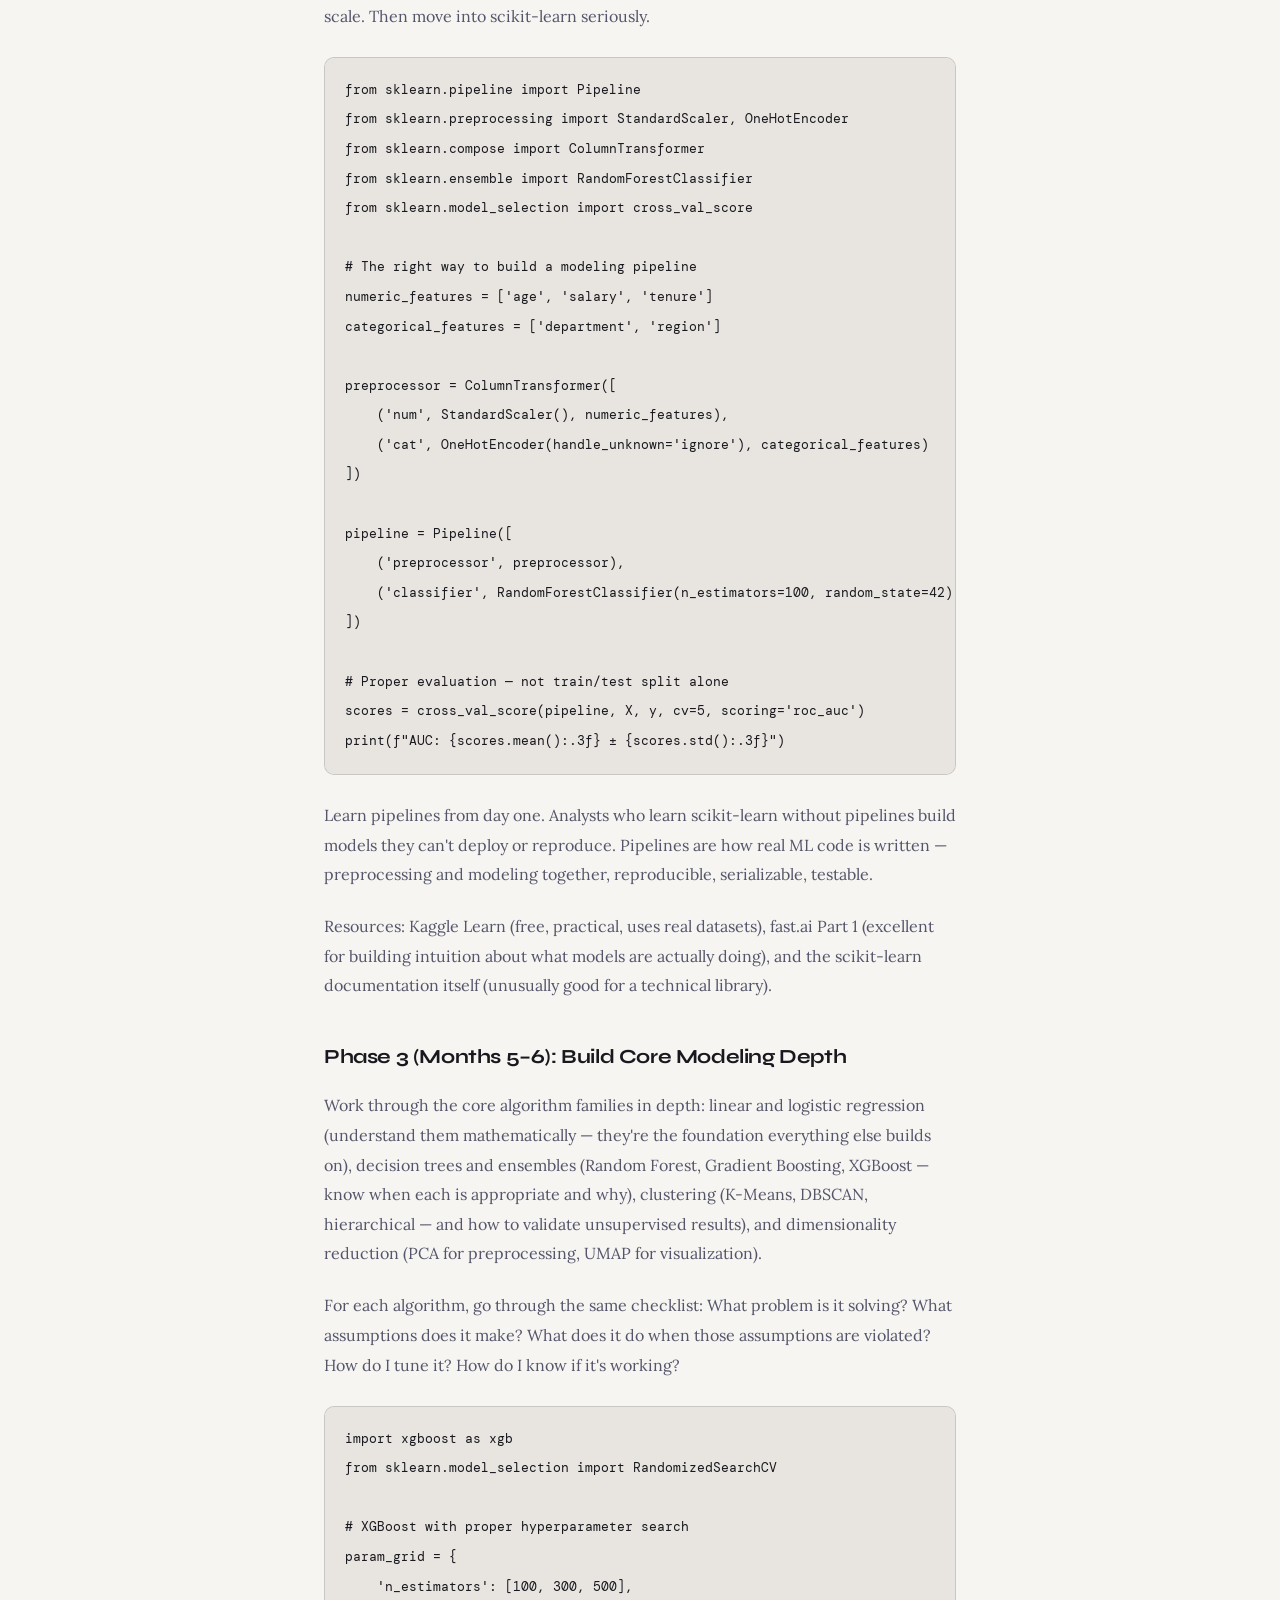
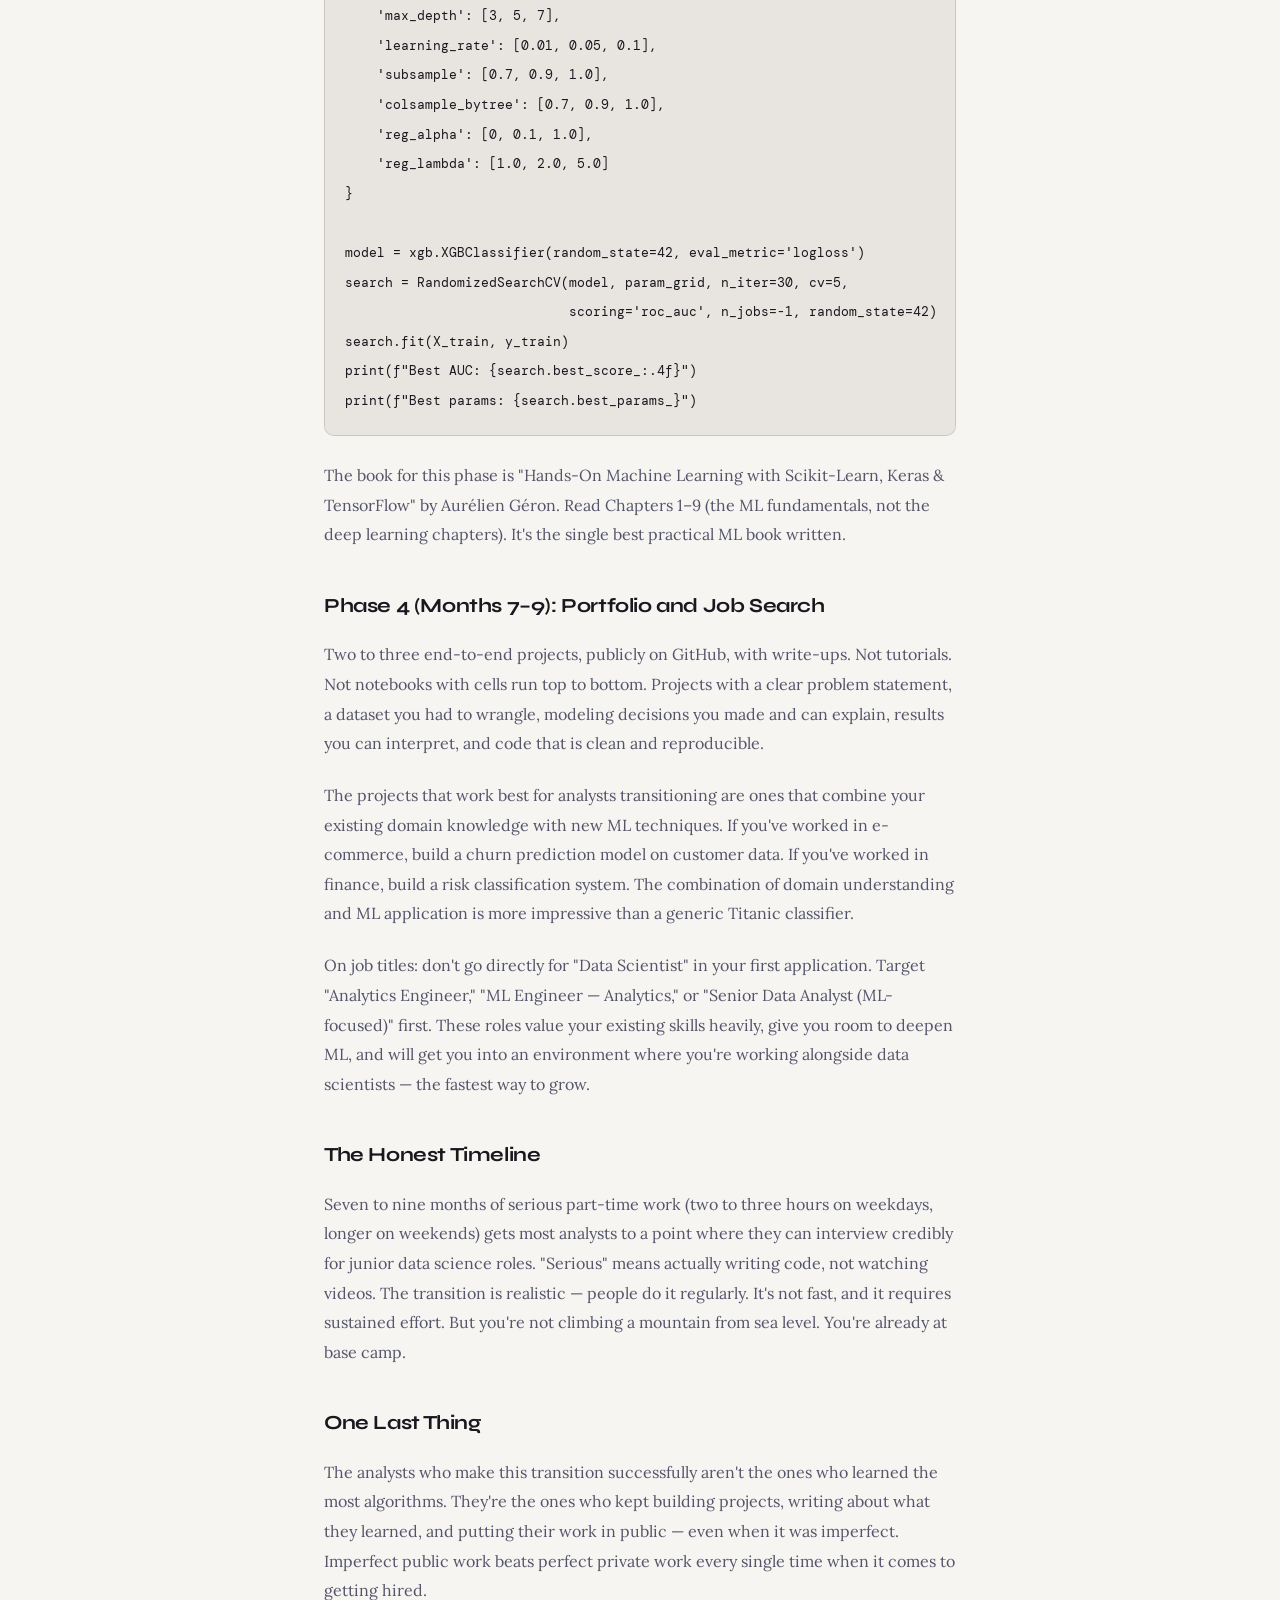
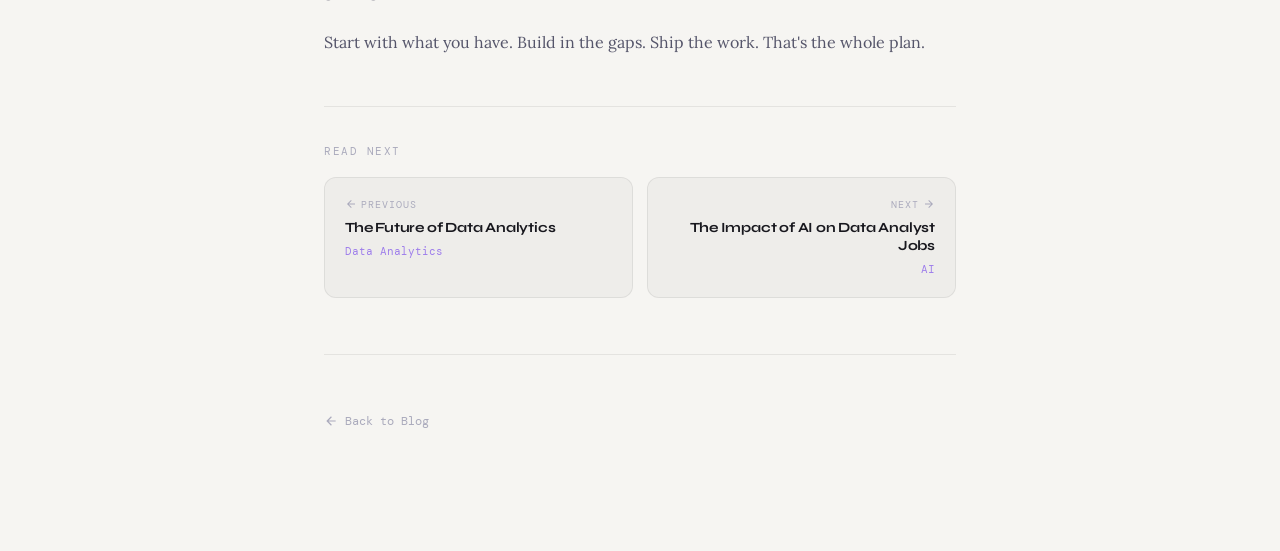
<file: pages/posts/analyst-to-data-scientist.html>
<!DOCTYPE html>
<html lang="en" data-theme="dark">
<head>
  <meta charset="UTF-8" />
  <meta name="viewport" content="width=device-width, initial-scale=1.0" />
  <title>How a Data Analyst Can Move into Data Science — Saurabh</title>
  <meta name="description" content="A practical, honest roadmap for data analysts who want to transition into data science — what skills to build, in what order, and how to leverage what you already know." />
  <link rel="preconnect" href="https://fonts.googleapis.com" />
  <link rel="preconnect" href="https://fonts.gstatic.com" crossorigin />
  <link href="https://fonts.googleapis.com/css2?family=Syne:wght@400;500;600;700;800&family=DM+Mono:ital,wght@0,300;0,400;0,500;1,300&family=Lora:ital,wght@0,400;0,500;1,400&display=swap" rel="stylesheet" />
  <link rel="stylesheet" href="../../css/style.css" />
  <link rel="stylesheet" href="../../css/post.css" />
  <script>(function(){const t=localStorage.getItem('theme');if(t)document.documentElement.setAttribute('data-theme',t);})();</script>
</head>
<body>

<!-- TOP NAV -->
<nav class="top-nav" id="top-nav">
  <div class="wrap nav-row">
    <a href="../../index.html" class="nav-logo" title="Home" aria-label="Home">
      <svg width="18" height="18" viewBox="0 0 24 24" fill="currentColor"><path d="M10 20v-6h4v6h5v-8h3L12 3 2 12h3v8z"/></svg>
    </a>
    <button class="nav-btn nav-theme-mobile" onclick="toggleTheme()" title="Toggle theme"><span class="theme-icon"></span></button>
    <button class="nav-toggle" id="nav-toggle" aria-label="Open menu" aria-expanded="false"><span></span></button>
    <div class="nav-right">
      <a href="../blog.html" class="nav-link active">Blog</a>
      <a href="../../index.html#projects" class="nav-link">Projects</a>
      <a href="../../index.html#contact" class="nav-link">Contact</a>
      <a href="../cli.html" class="nav-link" style="font-family:var(--f-mono);font-size:12px">
        <svg width="14" height="14" viewBox="0 0 24 24" fill="currentColor"><path d="m8 5-1.5 1.5L11 11l-4.5 4.5L8 17l6-6z"/><path d="M13 15h6v2h-6z"/></svg>CLI
      </a>
      <button class="nav-search-btn" data-search-trigger title="Search (⌘K)">
        <svg viewBox="0 0 24 24"><path d="M21 21l-4.35-4.35M16.65 16.65A7.5 7.5 0 1 0 2 9.5a7.5 7.5 0 0 0 14.65 7.15z" stroke="currentColor" stroke-width="2" fill="none" stroke-linecap="round"/></svg>
        Search <span class="nav-search-kbd">⌘K</span>
      </button>
      <button class="nav-btn" onclick="toggleTheme()" title="Toggle theme"><span class="theme-icon"></span></button>
    </div>
  </div>
  <div class="mobile-nav-panel" id="mobile-nav-panel" aria-hidden="true">
    <a href="../blog.html" class="nav-link active">Blog</a>
    <a href="../../index.html#projects" class="nav-link">Projects</a>
    <a href="../../index.html#contact" class="nav-link">Contact</a>
    <a href="../cli.html" class="nav-link" style="font-family:var(--f-mono);font-size:12px">CLI</a>
    <button class="nav-search-btn" data-search-trigger>Search <span class="nav-search-kbd">⌘K</span></button>
  </div>
</nav>

<!-- POST CONTENT -->
<main class="post-main">
  <div class="post-wrap">

    <!-- BACK LINK -->
    <a href="../blog.html" class="post-back">
      <svg viewBox="0 0 24 24"><path d="M20 11H7.83l5.59-5.59L12 4l-8 8 8 8 1.41-1.41L7.83 13H20v-2z"/></svg>
      Back to Blog
    </a>

    <!-- POST HEADER -->
    <header class="post-header">
      <span class="post-cat">Career</span>
      <h1 class="post-title">How a Data Analyst Can Move into Data Science</h1>
      <div class="post-meta">
        <span>May 3, 2026</span>
        <span class="post-meta-dot">·</span>
        <span>9 min read</span>
        <span class="post-meta-dot">·</span>
        <span>Saurabh</span>
      </div>
    </header>

    <!-- POST BODY -->
    <article class="post-body">

      <p>Most transition guides start with a list of things you don't know. "Learn Python. Learn machine learning. Learn statistics. Learn deep learning." The list is long and intimidating and makes the move feel like starting over from zero.</p>

      <p>You're not starting from zero. That framing is wrong. Let me show you what you actually have, what's genuinely missing, and how to build the bridge in a sequence that makes sense.</p>

      <figure class="post-img-wrap">
        <img src="../../assets/analyst-to-data-scientist.svg" alt="Roadmap showing the journey from data analyst to data scientist across four phases: statistics, Python for ML, core modeling, and portfolio building over 7-9 months" class="post-img" />
        <figcaption class="post-img-caption">The 7–9 month roadmap. Each phase builds directly on the last — and on what you already know as an analyst.</figcaption>
      </figure>

      <h2>What You Already Have (That Most Guides Ignore)</h2>

      <p>As a data analyst, you have things that CS graduates and bootcamp completers usually don't.</p>

      <p><strong>SQL fluency.</strong> Real SQL fluency — not just SELECT statements, but window functions, CTEs, subqueries, performance awareness. Most data scientists are weak at SQL. You're not. This matters more than you think, because almost every real ML project starts with data extraction and transformation, and that's SQL.</p>

      <p><strong>Business context.</strong> You understand what a metric actually means in the real world. You know why the denominator matters. You know which numbers the CEO looks at and which ones are vanity metrics. A model is only valuable if it connects to a decision — and you understand decisions in a way that pure technical people often don't.</p>

      <p><strong>Data intuition.</strong> You've spent hundreds of hours looking at data. You know when a number smells wrong. You know which distributions are plausible and which aren't. This intuition — the ability to sanity-check a model's output — is genuinely hard to develop and you already have it.</p>

      <p><strong>Stakeholder communication.</strong> You can explain a finding to someone who doesn't care about the technical details. This is, quietly, one of the most important skills in data science and most practitioners are mediocre at it.</p>

      <h2>What's Actually Missing</h2>

      <p>Be honest with yourself about the gaps. They're real but they're specific — not everything.</p>

      <p>The first gap is <strong>statistical depth</strong>. You probably know enough statistics to do your analyst job — means, distributions, maybe some hypothesis testing. But data science requires understanding probability distributions deeply, maximum likelihood estimation, Bayesian reasoning, and the statistical assumptions that underlie every model you'll use. When your model is wrong, you need to know why statistically, not just empirically.</p>

      <p>The second gap is <strong>Python for modeling</strong>. You might already use Python for data work. But scikit-learn, model pipelines, cross-validation, hyperparameter tuning, feature engineering as code, and model serialization are a specific skill set within Python that analysts rarely need. This is learnable — probably the most learnable gap on the list.</p>

      <p>The third gap is <strong>modeling intuition</strong>. Knowing which algorithm to try for which problem. Understanding the bias-variance tradeoff. Knowing when a Random Forest is overkill and when XGBoost is the right call. Understanding what regularization is doing and when you need it. This comes from building models — not from reading about them.</p>

      <h2>Phase 1 (Months 1–2): Fill the Statistics Gap</h2>

      <p>Don't skip this. The temptation is to jump straight into scikit-learn tutorials and start fitting models. Resist it. Without statistical grounding, you'll be able to run models but not trust or explain them — which makes you dangerous rather than useful.</p>

      <p>What to cover: probability distributions (normal, binomial, Poisson — when each applies and why), hypothesis testing and p-values (properly understood, not cargo-culted), confidence intervals, Bayesian basics (prior, likelihood, posterior — even a shallow understanding pays dividends), and the Central Limit Theorem (genuinely understand it, don't just know the name).</p>

      <p>Best resources: StatQuest with Josh Starmer on YouTube is the single best resource for building statistical intuition without drowning in proofs. Seeing Theory (seeing-theory.brown.edu) is a visual introduction that makes distributions and inference tangible. Use these alongside a lightweight textbook — "Statistics" by Freedman, Pisani & Purves if you want intuition-first, or "All of Statistics" by Wasserman if you want rigour.</p>

      <h2>Phase 2 (Months 3–4): Python for Machine Learning</h2>

      <p>You probably know Pandas and NumPy at a working level. Deepen both — there are Pandas patterns (groupby transforms, pivot operations, memory-efficient dtypes) and NumPy operations (broadcasting, vectorization) that become important at model scale. Then move into scikit-learn seriously.</p>

      <pre><code>from sklearn.pipeline import Pipeline
from sklearn.preprocessing import StandardScaler, OneHotEncoder
from sklearn.compose import ColumnTransformer
from sklearn.ensemble import RandomForestClassifier
from sklearn.model_selection import cross_val_score

# The right way to build a modeling pipeline
numeric_features = ['age', 'salary', 'tenure']
categorical_features = ['department', 'region']

preprocessor = ColumnTransformer([
    ('num', StandardScaler(), numeric_features),
    ('cat', OneHotEncoder(handle_unknown='ignore'), categorical_features)
])

pipeline = Pipeline([
    ('preprocessor', preprocessor),
    ('classifier', RandomForestClassifier(n_estimators=100, random_state=42))
])

# Proper evaluation — not train/test split alone
scores = cross_val_score(pipeline, X, y, cv=5, scoring='roc_auc')
print(f"AUC: {scores.mean():.3f} ± {scores.std():.3f}")</code></pre>

      <p>Learn pipelines from day one. Analysts who learn scikit-learn without pipelines build models they can't deploy or reproduce. Pipelines are how real ML code is written — preprocessing and modeling together, reproducible, serializable, testable.</p>

      <p>Resources: Kaggle Learn (free, practical, uses real datasets), fast.ai Part 1 (excellent for building intuition about what models are actually doing), and the scikit-learn documentation itself (unusually good for a technical library).</p>

      <h2>Phase 3 (Months 5–6): Build Core Modeling Depth</h2>

      <p>Work through the core algorithm families in depth: linear and logistic regression (understand them mathematically — they're the foundation everything else builds on), decision trees and ensembles (Random Forest, Gradient Boosting, XGBoost — know when each is appropriate and why), clustering (K-Means, DBSCAN, hierarchical — and how to validate unsupervised results), and dimensionality reduction (PCA for preprocessing, UMAP for visualization).</p>

      <p>For each algorithm, go through the same checklist: What problem is it solving? What assumptions does it make? What does it do when those assumptions are violated? How do I tune it? How do I know if it's working?</p>

      <pre><code>import xgboost as xgb
from sklearn.model_selection import RandomizedSearchCV

# XGBoost with proper hyperparameter search
param_grid = {
    'n_estimators': [100, 300, 500],
    'max_depth': [3, 5, 7],
    'learning_rate': [0.01, 0.05, 0.1],
    'subsample': [0.7, 0.9, 1.0],
    'colsample_bytree': [0.7, 0.9, 1.0],
    'reg_alpha': [0, 0.1, 1.0],
    'reg_lambda': [1.0, 2.0, 5.0]
}

model = xgb.XGBClassifier(random_state=42, eval_metric='logloss')
search = RandomizedSearchCV(model, param_grid, n_iter=30, cv=5,
                            scoring='roc_auc', n_jobs=-1, random_state=42)
search.fit(X_train, y_train)
print(f"Best AUC: {search.best_score_:.4f}")
print(f"Best params: {search.best_params_}")</code></pre>

      <p>The book for this phase is "Hands-On Machine Learning with Scikit-Learn, Keras & TensorFlow" by Aurélien Géron. Read Chapters 1–9 (the ML fundamentals, not the deep learning chapters). It's the single best practical ML book written.</p>

      <h2>Phase 4 (Months 7–9): Portfolio and Job Search</h2>

      <p>Two to three end-to-end projects, publicly on GitHub, with write-ups. Not tutorials. Not notebooks with cells run top to bottom. Projects with a clear problem statement, a dataset you had to wrangle, modeling decisions you made and can explain, results you can interpret, and code that is clean and reproducible.</p>

      <p>The projects that work best for analysts transitioning are ones that combine your existing domain knowledge with new ML techniques. If you've worked in e-commerce, build a churn prediction model on customer data. If you've worked in finance, build a risk classification system. The combination of domain understanding and ML application is more impressive than a generic Titanic classifier.</p>

      <p>On job titles: don't go directly for "Data Scientist" in your first application. Target "Analytics Engineer," "ML Engineer — Analytics," or "Senior Data Analyst (ML-focused)" first. These roles value your existing skills heavily, give you room to deepen ML, and will get you into an environment where you're working alongside data scientists — the fastest way to grow.</p>

      <h2>The Honest Timeline</h2>

      <p>Seven to nine months of serious part-time work (two to three hours on weekdays, longer on weekends) gets most analysts to a point where they can interview credibly for junior data science roles. "Serious" means actually writing code, not watching videos. The transition is realistic — people do it regularly. It's not fast, and it requires sustained effort. But you're not climbing a mountain from sea level. You're already at base camp.</p>

      <h2>One Last Thing</h2>

      <p>The analysts who make this transition successfully aren't the ones who learned the most algorithms. They're the ones who kept building projects, writing about what they learned, and putting their work in public — even when it was imperfect. Imperfect public work beats perfect private work every single time when it comes to getting hired.</p>

      <p>Start with what you have. Build in the gaps. Ship the work. That's the whole plan.</p>

    </article>

    <!-- READ NEXT -->
    <section class="read-next">
      <p class="read-next-label">Read next</p>
      <div class="read-next-grid">
        <!-- Previous Blog Post -->
        <a href="future-of-data-analytics.html" class="read-next-card prev">
          <span class="read-next-card-dir">
            <svg viewBox="0 0 24 24"><path d="M20 11H7.83l5.59-5.59L12 4l-8 8 8 8 1.41-1.41L7.83 13H20v-2z"/></svg>
            Previous
          </span>
          <span class="read-next-card-title">The Future of Data Analytics</span>
          <span class="read-next-card-cat">Data Analytics</span>
        </a>
        <!-- Next Blog Post -->
        <a href="ai-impact-data-analyst-jobs.html" class="read-next-card next">
          <span class="read-next-card-dir">
            Next
            <svg viewBox="0 0 24 24"><path d="M4 13h12.17l-5.59 5.59L12 20l8-8-8-8-1.41 1.41L16.17 11H4v2z"/></svg>
          </span>
          <span class="read-next-card-title">The Impact of AI on Data Analyst Jobs</span>
          <span class="read-next-card-cat">AI</span>
        </a>
      </div>
    </section>

    <!-- POST FOOTER -->
    <div class="post-footer">
      <a href="../blog.html" class="post-back">
        <svg viewBox="0 0 24 24"><path d="M20 11H7.83l5.59-5.59L12 4l-8 8 8 8 1.41-1.41L7.83 13H20v-2z"/></svg>
        Back to Blog
      </a>
    </div>

  </div>
</main>

<!-- BOTTOM DOCK -->
<nav class="dock" id="bottom-dock">
  <button class="dock-btn" onclick="window.location.href='../../index.html'" title="Home">
    <svg viewBox="0 0 24 24"><path d="M10 20v-6h4v6h5v-8h3L12 3 2 12h3v8z"/></svg>
  </button>
  <button class="dock-btn on" onclick="window.location.href='../blog.html'" title="Blog">
    <svg viewBox="0 0 24 24"><path d="M19 3H5c-1.1 0-2 .9-2 2v14c0 1.1.9 2 2 2h14c1.1 0 2-.9 2-2V5c0-1.1-.9-2-2-2zm-5 14H7v-2h7v2zm3-4H7v-2h10v2zm0-4H7V7h10v2z"/></svg>
  </button>
  <button class="dock-btn" onclick="window.location.href='../../index.html#projects'" title="Projects">
    <svg viewBox="0 0 24 24"><path d="M3 3h8v8H3zm10 0h8v8h-8zM3 13h8v8H3zm10 0h8v8h-8z"/></svg>
  </button>
  <div class="dock-sep"></div>
  <button class="dock-btn" onclick="window.location.href='../cli.html'" title="CLI Mode">
    <svg viewBox="0 0 24 24"><path d="m8 5-1.5 1.5L11 11l-4.5 4.5L8 17l6-6zm5 10h6v2h-6z"/></svg>
  </button>
  <button class="dock-btn" onclick="toggleTheme()" title="Toggle theme"><span class="theme-icon"></span></button>
</nav>

<!-- SEARCH SHORTCUT -->
<button class="search-float-btn" data-search-trigger title="Search (⌘K)">
  <svg viewBox="0 0 24 24"><path d="M21 21l-4.35-4.35M16.65 16.65A7.5 7.5 0 1 0 2 9.5a7.5 7.5 0 0 0 14.65 7.15z" stroke="currentColor" stroke-width="2" fill="none" stroke-linecap="round"/></svg>
  Search <span class="search-inp-kbd">⌘K</span>
</button>

<!-- SEARCH MODAL -->
<div class="search-overlay" id="search-overlay">
  <div class="search-box">
    <div class="search-input-row">
      <svg viewBox="0 0 24 24"><path d="M21 21l-4.35-4.35M16.65 16.65A7.5 7.5 0 1 0 2 9.5a7.5 7.5 0 0 0 14.65 7.15z" stroke="currentColor" stroke-width="2" fill="none" stroke-linecap="round"/></svg>
      <input id="search-inp" class="search-inp" type="text" placeholder="Type a command or search..." autocomplete="off" spellcheck="false" />
      <button class="search-close-btn" type="button" aria-label="Close search">×</button>
      <span class="search-inp-kbd">ESC</span>
    </div>
    <div class="search-results" id="search-results"></div>
    <div class="search-footer">
      <span class="search-footer-kbd">↑↓</span> navigate &nbsp;
      <span class="search-footer-kbd">↵</span> select &nbsp;
      <span class="search-footer-kbd">ESC</span> close
    </div>
  </div>
</div>

<!-- SCRIPTS -->
<script src="../../js/main.js"></script>
</body>
</html>
</file>
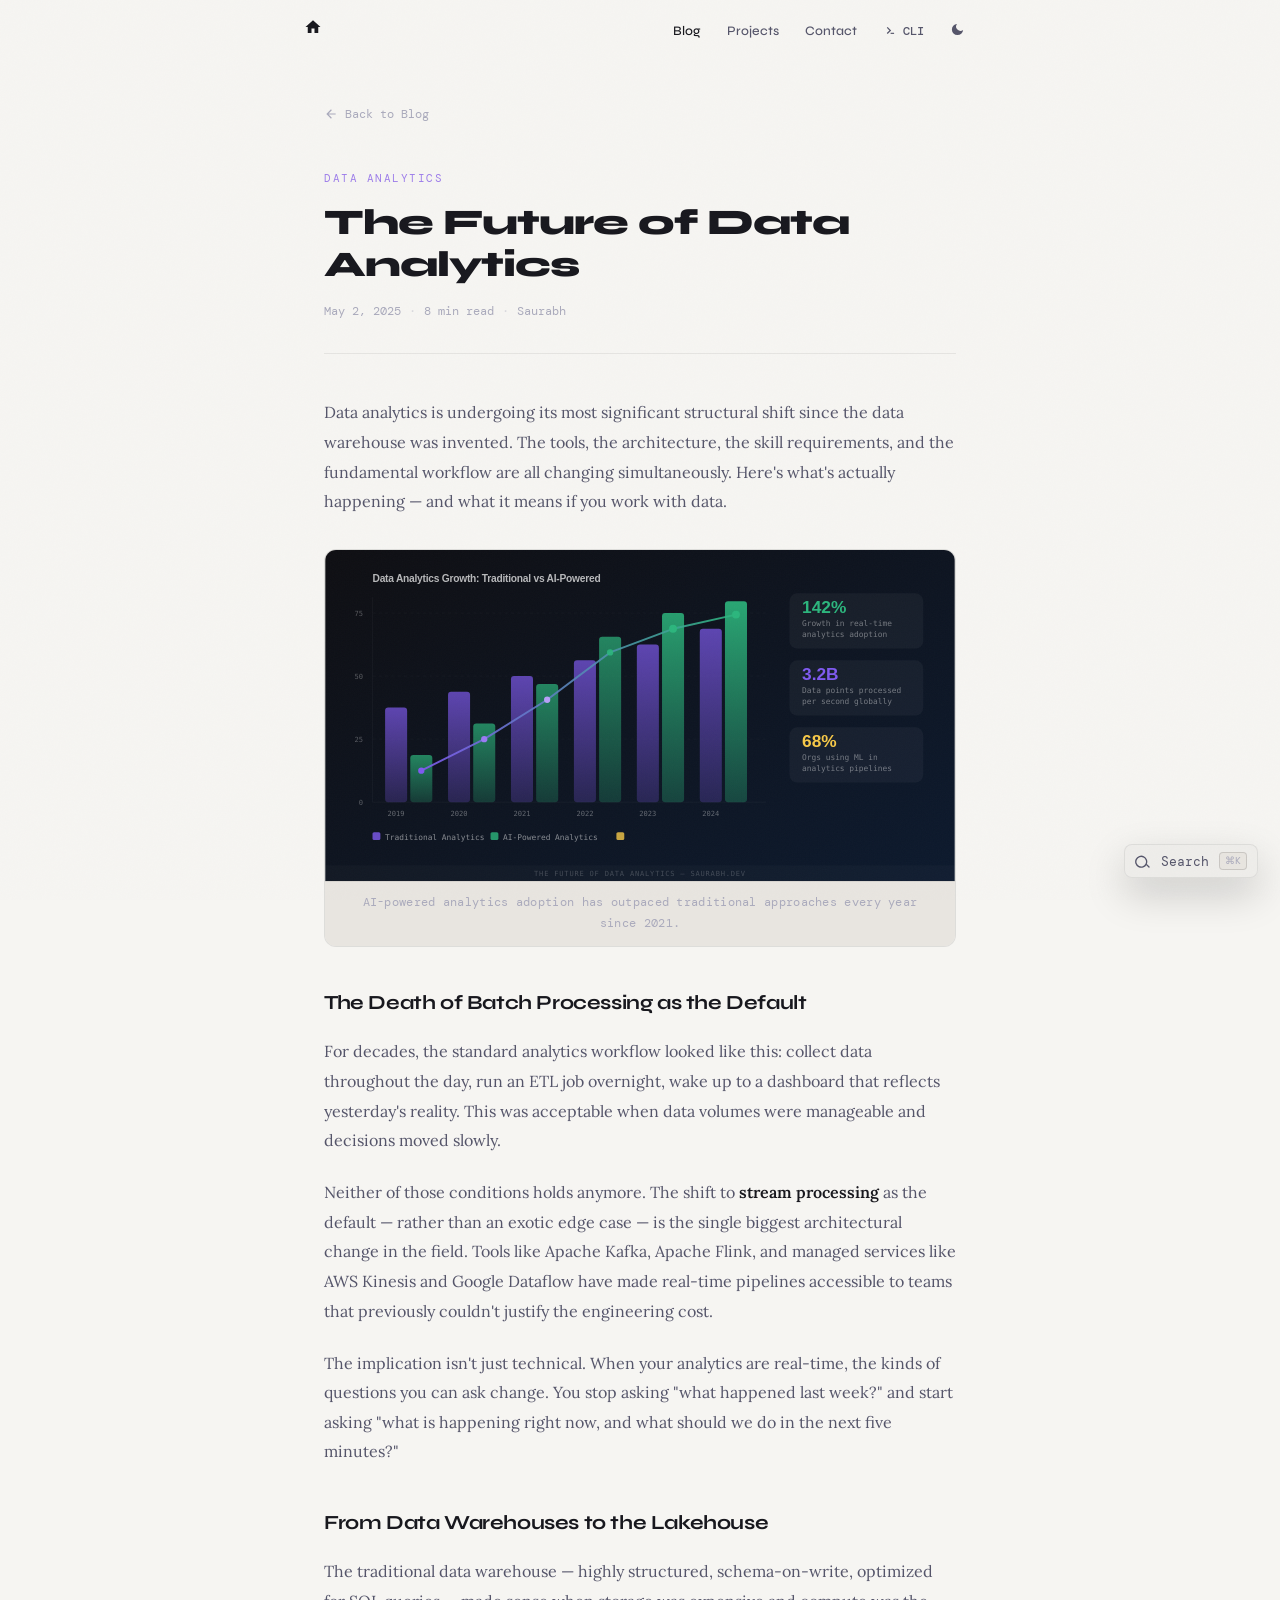
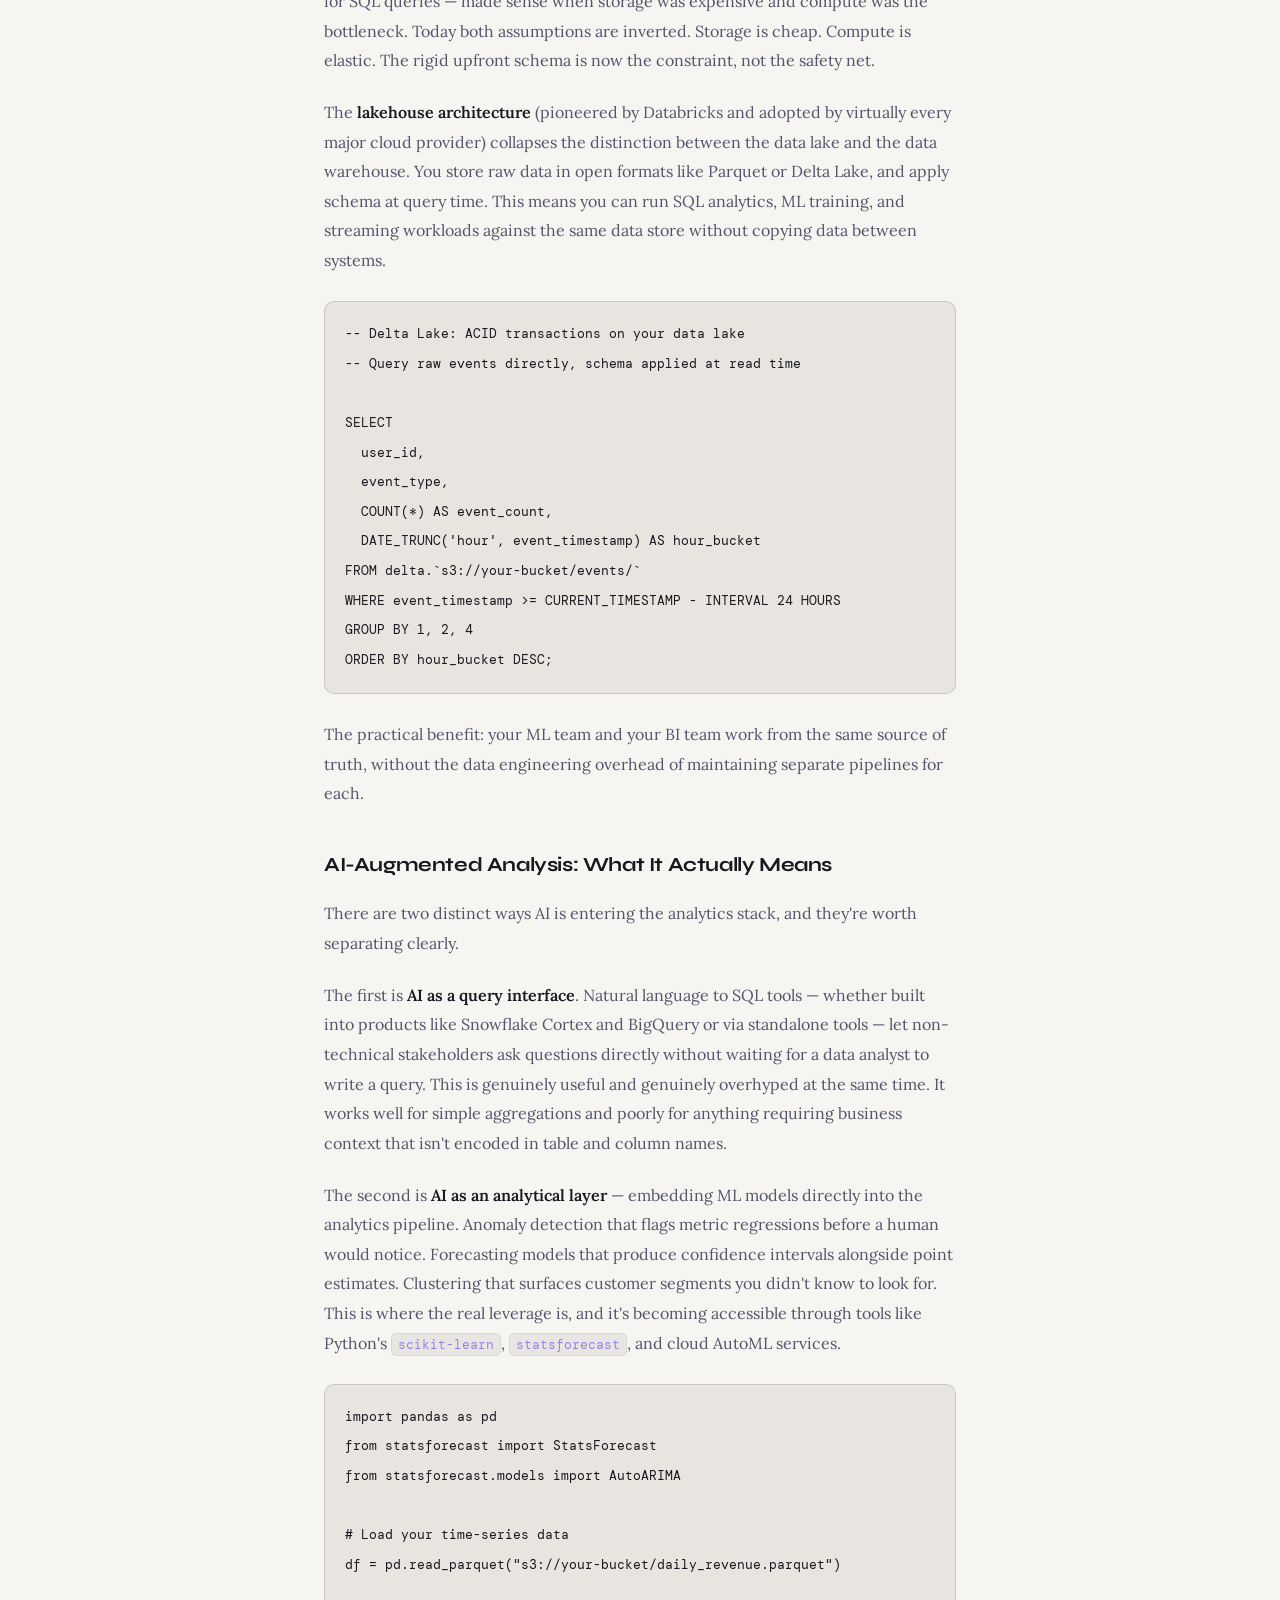
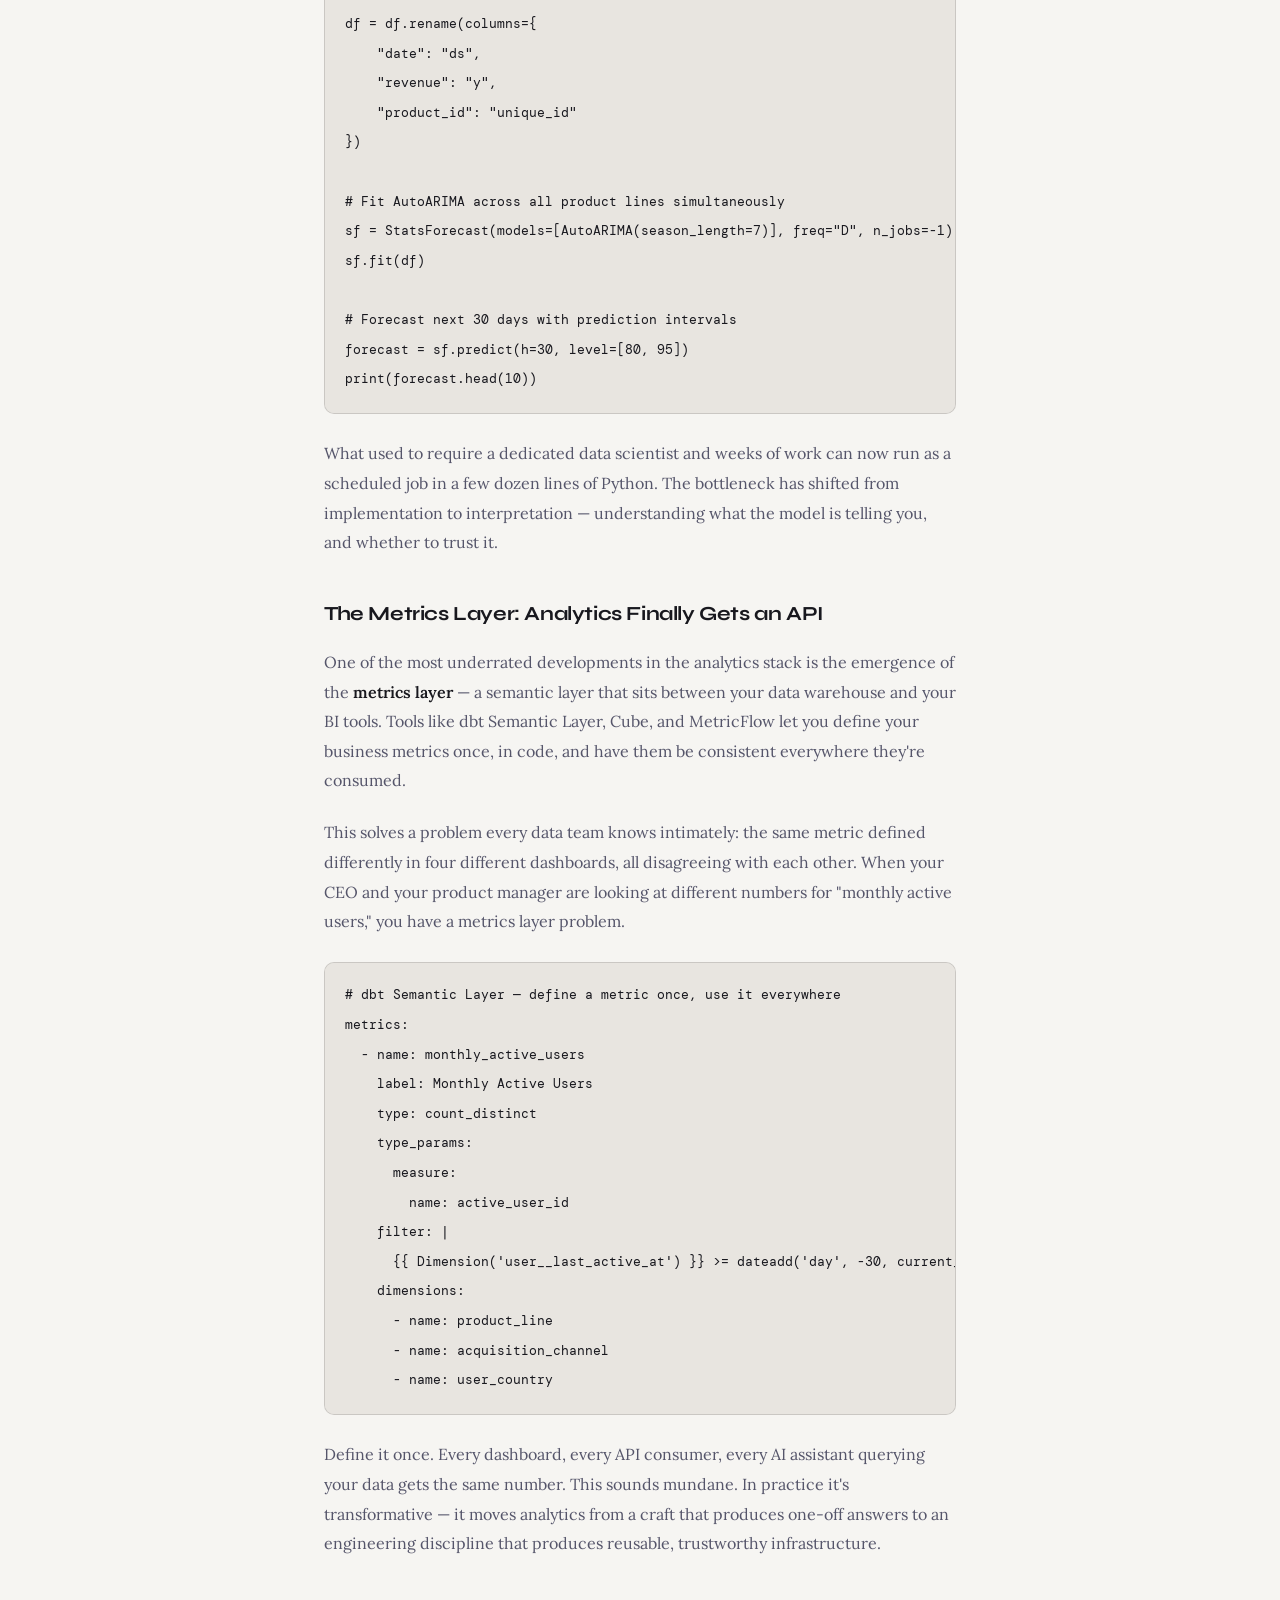
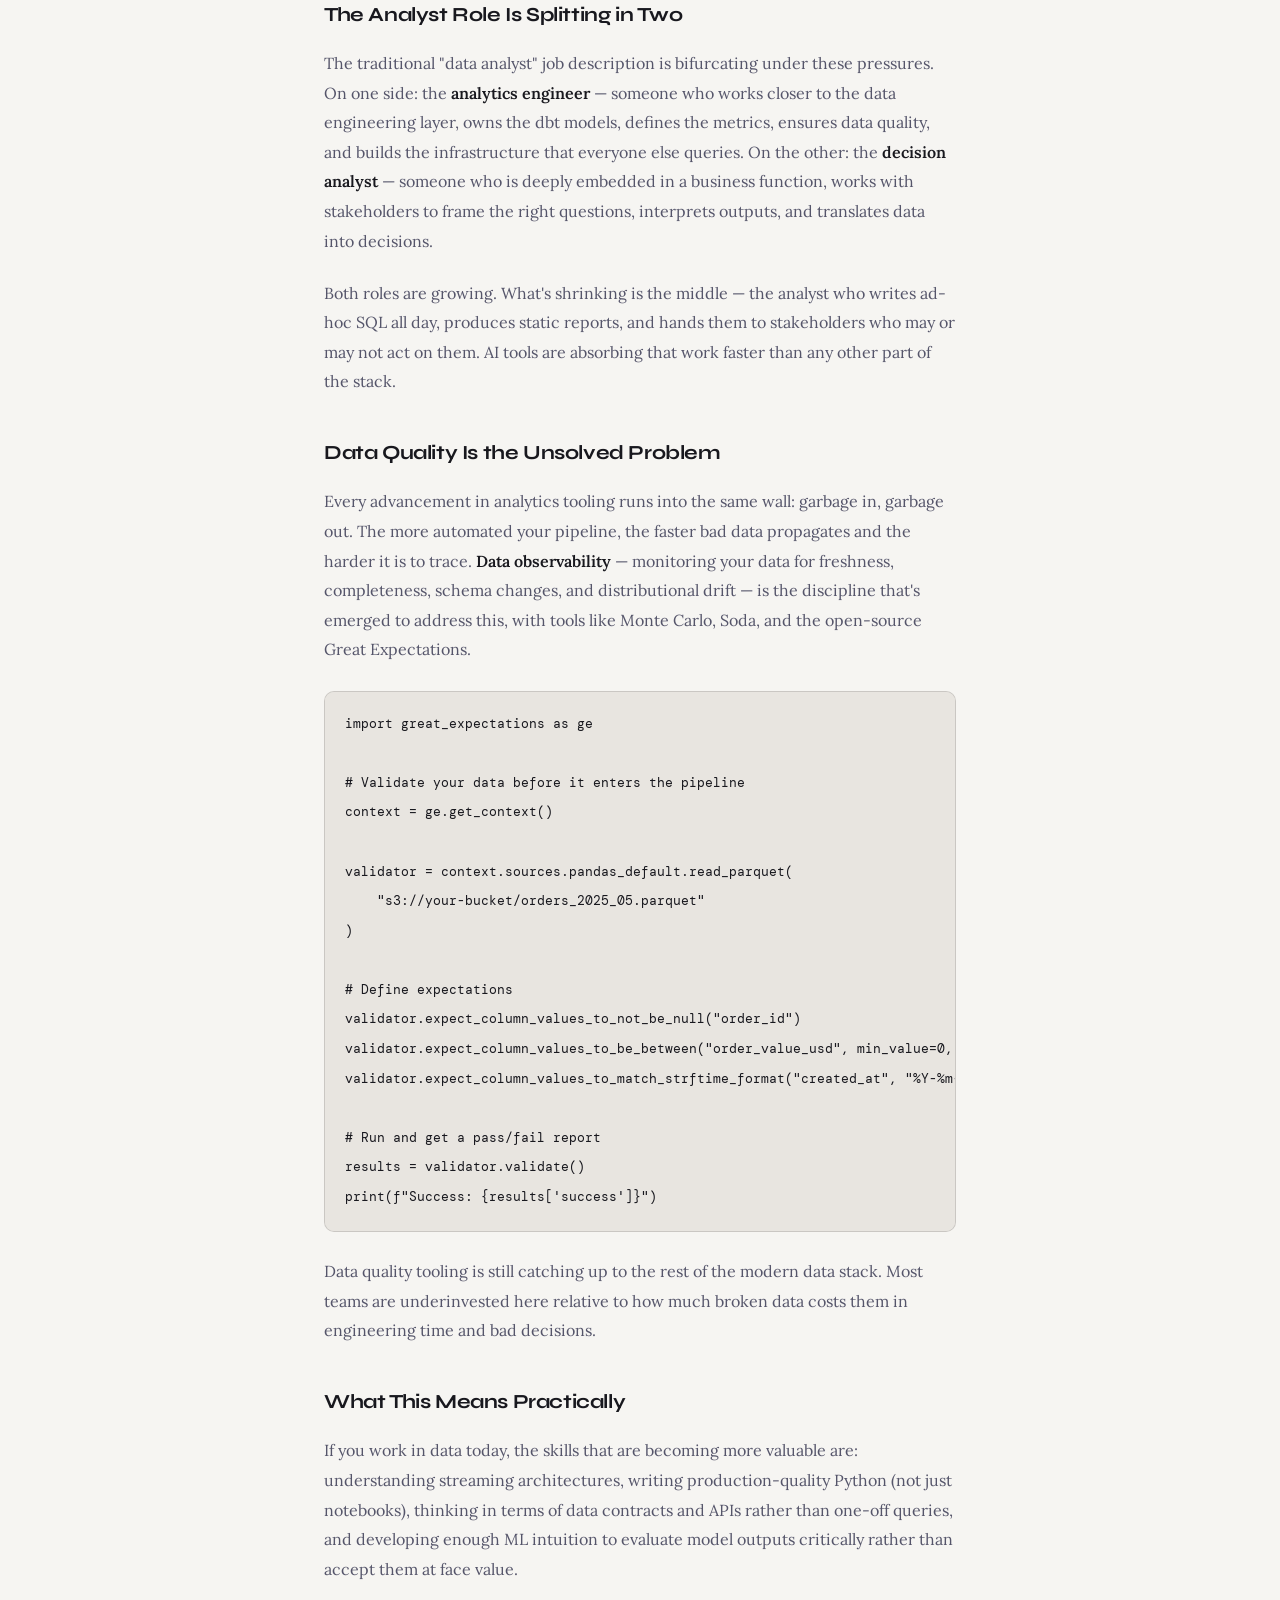
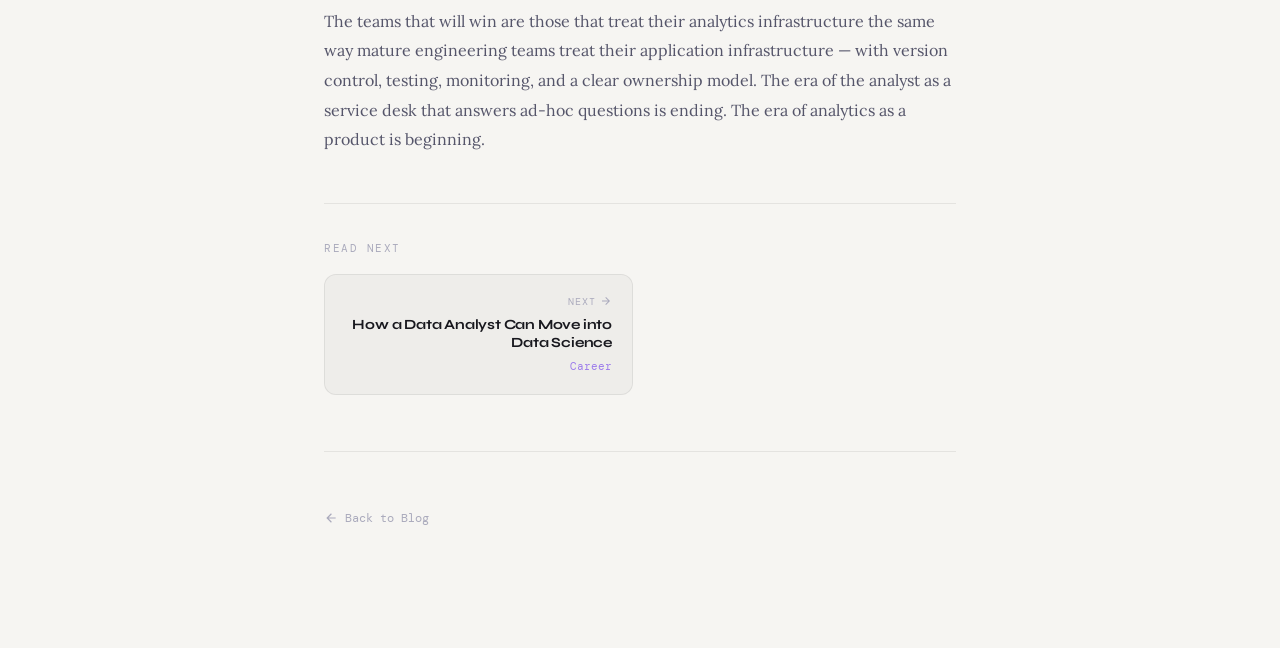
<file: pages/posts/future-of-data-analytics.html>
<!DOCTYPE html>
<html lang="en" data-theme="dark">
<head>
  <meta charset="UTF-8" />
  <meta name="viewport" content="width=device-width, initial-scale=1.0" />
  <title>The Future of Data Analytics — Saurabh</title>
  <meta name="description" content="How real-time pipelines, AI-augmented analysis, and the death of the traditional data warehouse are reshaping what it means to work with data." />
  <link rel="icon" type="image/png" href="../../assets/photo1.png">
  <link rel="preconnect" href="https://fonts.googleapis.com" />
  <link rel="preconnect" href="https://fonts.gstatic.com" crossorigin />
  <link href="https://fonts.googleapis.com/css2?family=Syne:wght@400;500;600;700;800&family=DM+Mono:ital,wght@0,300;0,400;0,500;1,300&family=Lora:ital,wght@0,400;0,500;1,400&display=swap" rel="stylesheet" />
  <link rel="stylesheet" href="../../css/style.css" />
  <link rel="stylesheet" href="../../css/post.css" />
  <script>(function(){const t=localStorage.getItem('theme');if(t)document.documentElement.setAttribute('data-theme',t);})();</script>
</head>
<body>

<!-- TOP NAV -->
<nav class="top-nav" id="top-nav">
  <div class="wrap nav-row">
    <a href="../../index.html" class="nav-logo" title="Home" aria-label="Home">
      <svg width="18" height="18" viewBox="0 0 24 24" fill="currentColor"><path d="M10 20v-6h4v6h5v-8h3L12 3 2 12h3v8z"/></svg>
    </a>
    <button class="nav-btn nav-theme-mobile" onclick="toggleTheme()" title="Toggle theme">
      <span class="theme-icon"></span>
    </button>
    <button class="nav-toggle" id="nav-toggle" aria-label="Open menu" aria-expanded="false">
      <span></span>
    </button>
    <div class="nav-right">
      <a href="../blog.html" class="nav-link active">Blog</a>
      <a href="../../index.html#projects" class="nav-link">Projects</a>
      <a href="../../index.html#contact" class="nav-link">Contact</a>
      <a href="../cli.html" class="nav-link" style="font-family:var(--f-mono);font-size:12px">
        <svg width="14" height="14" viewBox="0 0 24 24" fill="currentColor"><path d="m8 5-1.5 1.5L11 11l-4.5 4.5L8 17l6-6z"/><path d="M13 15h6v2h-6z"/></svg>
        CLI
      </a>
      <button class="nav-search-btn" data-search-trigger title="Search (⌘K)">
        <svg viewBox="0 0 24 24"><path d="M21 21l-4.35-4.35M16.65 16.65A7.5 7.5 0 1 0 2 9.5a7.5 7.5 0 0 0 14.65 7.15z" stroke="currentColor" stroke-width="2" fill="none" stroke-linecap="round"/></svg>
        Search <span class="nav-search-kbd">⌘K</span>
      </button>
      <button class="nav-btn" onclick="toggleTheme()" title="Toggle theme"><span class="theme-icon"></span></button>
    </div>
  </div>
  <div class="mobile-nav-panel" id="mobile-nav-panel" aria-hidden="true">
    <a href="../blog.html" class="nav-link active">Blog</a>
    <a href="../../index.html#projects" class="nav-link">Projects</a>
    <a href="../../index.html#contact" class="nav-link">Contact</a>
    <a href="../cli.html" class="nav-link" style="font-family:var(--f-mono);font-size:12px">CLI</a>
    <button class="nav-search-btn" data-search-trigger>Search <span class="nav-search-kbd">⌘K</span></button>
  </div>
</nav>

<!-- POST CONTENT -->
<main class="post-main">
  <div class="post-wrap">

    <!-- BACK LINK -->
    <a href="../blog.html" class="post-back">
      <svg viewBox="0 0 24 24"><path d="M20 11H7.83l5.59-5.59L12 4l-8 8 8 8 1.41-1.41L7.83 13H20v-2z"/></svg>
      Back to Blog
    </a>

    <!-- POST HEADER -->
    <header class="post-header">
      <span class="post-cat">Data Analytics</span>
      <h1 class="post-title">The Future of Data Analytics</h1>
      <div class="post-meta">
        <span>May 2, 2025</span>
        <span class="post-meta-dot">·</span>
        <span>8 min read</span>
        <span class="post-meta-dot">·</span>
        <span>Saurabh</span>
      </div>
    </header>

    <!-- POST BODY -->
    <article class="post-body">

      <p>Data analytics is undergoing its most significant structural shift since the data warehouse was invented. The tools, the architecture, the skill requirements, and the fundamental workflow are all changing simultaneously. Here's what's actually happening — and what it means if you work with data.</p>

      <figure class="post-img-wrap">
        <img src="../../assets/data-analytics-future.svg" alt="Chart comparing growth of traditional analytics versus AI-powered analytics from 2019 to 2024, showing AI adoption accelerating sharply" class="post-img" />
        <figcaption class="post-img-caption">AI-powered analytics adoption has outpaced traditional approaches every year since 2021.</figcaption>
      </figure>

      <h2>The Death of Batch Processing as the Default</h2>
      <p>For decades, the standard analytics workflow looked like this: collect data throughout the day, run an ETL job overnight, wake up to a dashboard that reflects yesterday's reality. This was acceptable when data volumes were manageable and decisions moved slowly.</p>
      <p>Neither of those conditions holds anymore. The shift to <strong>stream processing</strong> as the default — rather than an exotic edge case — is the single biggest architectural change in the field. Tools like Apache Kafka, Apache Flink, and managed services like AWS Kinesis and Google Dataflow have made real-time pipelines accessible to teams that previously couldn't justify the engineering cost.</p>
      <p>The implication isn't just technical. When your analytics are real-time, the kinds of questions you can ask change. You stop asking "what happened last week?" and start asking "what is happening right now, and what should we do in the next five minutes?"</p>

      <h2>From Data Warehouses to the Lakehouse</h2>
      <p>The traditional data warehouse — highly structured, schema-on-write, optimized for SQL queries — made sense when storage was expensive and compute was the bottleneck. Today both assumptions are inverted. Storage is cheap. Compute is elastic. The rigid upfront schema is now the constraint, not the safety net.</p>
      <p>The <strong>lakehouse architecture</strong> (pioneered by Databricks and adopted by virtually every major cloud provider) collapses the distinction between the data lake and the data warehouse. You store raw data in open formats like Parquet or Delta Lake, and apply schema at query time. This means you can run SQL analytics, ML training, and streaming workloads against the same data store without copying data between systems.</p>

      <pre><code>-- Delta Lake: ACID transactions on your data lake
-- Query raw events directly, schema applied at read time

SELECT
  user_id,
  event_type,
  COUNT(*) AS event_count,
  DATE_TRUNC('hour', event_timestamp) AS hour_bucket
FROM delta.`s3://your-bucket/events/`
WHERE event_timestamp >= CURRENT_TIMESTAMP - INTERVAL 24 HOURS
GROUP BY 1, 2, 4
ORDER BY hour_bucket DESC;</code></pre>

      <p>The practical benefit: your ML team and your BI team work from the same source of truth, without the data engineering overhead of maintaining separate pipelines for each.</p>

      <h2>AI-Augmented Analysis: What It Actually Means</h2>
      <p>There are two distinct ways AI is entering the analytics stack, and they're worth separating clearly.</p>
      <p>The first is <strong>AI as a query interface</strong>. Natural language to SQL tools — whether built into products like Snowflake Cortex and BigQuery or via standalone tools — let non-technical stakeholders ask questions directly without waiting for a data analyst to write a query. This is genuinely useful and genuinely overhyped at the same time. It works well for simple aggregations and poorly for anything requiring business context that isn't encoded in table and column names.</p>
      <p>The second is <strong>AI as an analytical layer</strong> — embedding ML models directly into the analytics pipeline. Anomaly detection that flags metric regressions before a human would notice. Forecasting models that produce confidence intervals alongside point estimates. Clustering that surfaces customer segments you didn't know to look for. This is where the real leverage is, and it's becoming accessible through tools like Python's <code>scikit-learn</code>, <code>statsforecast</code>, and cloud AutoML services.</p>

      <pre><code>import pandas as pd
from statsforecast import StatsForecast
from statsforecast.models import AutoARIMA

# Load your time-series data
df = pd.read_parquet("s3://your-bucket/daily_revenue.parquet")

df = df.rename(columns={
    "date": "ds",
    "revenue": "y",
    "product_id": "unique_id"
})

# Fit AutoARIMA across all product lines simultaneously
sf = StatsForecast(models=[AutoARIMA(season_length=7)], freq="D", n_jobs=-1)
sf.fit(df)

# Forecast next 30 days with prediction intervals
forecast = sf.predict(h=30, level=[80, 95])
print(forecast.head(10))</code></pre>

      <p>What used to require a dedicated data scientist and weeks of work can now run as a scheduled job in a few dozen lines of Python. The bottleneck has shifted from implementation to interpretation — understanding what the model is telling you, and whether to trust it.</p>

      <h2>The Metrics Layer: Analytics Finally Gets an API</h2>
      <p>One of the most underrated developments in the analytics stack is the emergence of the <strong>metrics layer</strong> — a semantic layer that sits between your data warehouse and your BI tools. Tools like dbt Semantic Layer, Cube, and MetricFlow let you define your business metrics once, in code, and have them be consistent everywhere they're consumed.</p>
      <p>This solves a problem every data team knows intimately: the same metric defined differently in four different dashboards, all disagreeing with each other. When your CEO and your product manager are looking at different numbers for "monthly active users," you have a metrics layer problem.</p>

      <pre><code># dbt Semantic Layer — define a metric once, use it everywhere
metrics:
  - name: monthly_active_users
    label: Monthly Active Users
    type: count_distinct
    type_params:
      measure:
        name: active_user_id
    filter: |
      {{ Dimension('user__last_active_at') }} >= dateadd('day', -30, current_date)
    dimensions:
      - name: product_line
      - name: acquisition_channel
      - name: user_country</code></pre>

      <p>Define it once. Every dashboard, every API consumer, every AI assistant querying your data gets the same number. This sounds mundane. In practice it's transformative — it moves analytics from a craft that produces one-off answers to an engineering discipline that produces reusable, trustworthy infrastructure.</p>

      <h2>The Analyst Role Is Splitting in Two</h2>
      <p>The traditional "data analyst" job description is bifurcating under these pressures. On one side: the <strong>analytics engineer</strong> — someone who works closer to the data engineering layer, owns the dbt models, defines the metrics, ensures data quality, and builds the infrastructure that everyone else queries. On the other: the <strong>decision analyst</strong> — someone who is deeply embedded in a business function, works with stakeholders to frame the right questions, interprets outputs, and translates data into decisions.</p>
      <p>Both roles are growing. What's shrinking is the middle — the analyst who writes ad-hoc SQL all day, produces static reports, and hands them to stakeholders who may or may not act on them. AI tools are absorbing that work faster than any other part of the stack.</p>

      <h2>Data Quality Is the Unsolved Problem</h2>
      <p>Every advancement in analytics tooling runs into the same wall: garbage in, garbage out. The more automated your pipeline, the faster bad data propagates and the harder it is to trace. <strong>Data observability</strong> — monitoring your data for freshness, completeness, schema changes, and distributional drift — is the discipline that's emerged to address this, with tools like Monte Carlo, Soda, and the open-source Great Expectations.</p>

      <pre><code>import great_expectations as ge

# Validate your data before it enters the pipeline
context = ge.get_context()

validator = context.sources.pandas_default.read_parquet(
    "s3://your-bucket/orders_2025_05.parquet"
)

# Define expectations
validator.expect_column_values_to_not_be_null("order_id")
validator.expect_column_values_to_be_between("order_value_usd", min_value=0, max_value=50000)
validator.expect_column_values_to_match_strftime_format("created_at", "%Y-%m-%dT%H:%M:%S")

# Run and get a pass/fail report
results = validator.validate()
print(f"Success: {results['success']}")</code></pre>

      <p>Data quality tooling is still catching up to the rest of the modern data stack. Most teams are underinvested here relative to how much broken data costs them in engineering time and bad decisions.</p>

      <h2>What This Means Practically</h2>
      <p>If you work in data today, the skills that are becoming more valuable are: understanding streaming architectures, writing production-quality Python (not just notebooks), thinking in terms of data contracts and APIs rather than one-off queries, and developing enough ML intuition to evaluate model outputs critically rather than accept them at face value.</p>
      <p>The teams that will win are those that treat their analytics infrastructure the same way mature engineering teams treat their application infrastructure — with version control, testing, monitoring, and a clear ownership model. The era of the analyst as a service desk that answers ad-hoc questions is ending. The era of analytics as a product is beginning.</p>

    </article>

    <!-- READ NEXT -->
    <section class="read-next">
      <p class="read-next-label">Read next</p>
      <div class="read-next-grid">

        <!-- Next Blog Post -->
        <a href="analyst-to-data-scientist.html" class="read-next-card next">
          <span class="read-next-card-dir">
            Next
            <svg viewBox="0 0 24 24"><path d="M4 13h12.17l-5.59 5.59L12 20l8-8-8-8-1.41 1.41L16.17 11H4v2z"/></svg>
          </span>
          <span class="read-next-card-title">How a Data Analyst Can Move into Data Science</span>
          <span class="read-next-card-cat">Career</span>
        </a>
      </div>
    </section>

    <!-- POST FOOTER -->
    <div class="post-footer">
      <a href="../blog.html" class="post-back">
        <svg viewBox="0 0 24 24"><path d="M20 11H7.83l5.59-5.59L12 4l-8 8 8 8 1.41-1.41L7.83 13H20v-2z"/></svg>
        Back to Blog
      </a>
    </div>

  </div>
</main>

<!-- BOTTOM DOCK -->
<nav class="dock" id="bottom-dock">
  <button class="dock-btn" onclick="window.location.href='../../index.html'" title="Home">
    <svg viewBox="0 0 24 24"><path d="M10 20v-6h4v6h5v-8h3L12 3 2 12h3v8z"/></svg>
  </button>
  <button class="dock-btn on" onclick="window.location.href='../blog.html'" title="Blog">
    <svg viewBox="0 0 24 24"><path d="M19 3H5c-1.1 0-2 .9-2 2v14c0 1.1.9 2 2 2h14c1.1 0 2-.9 2-2V5c0-1.1-.9-2-2-2zm-5 14H7v-2h7v2zm3-4H7v-2h10v2zm0-4H7V7h10v2z"/></svg>
  </button>
  <button class="dock-btn" onclick="window.location.href='../../index.html#projects'" title="Projects">
    <svg viewBox="0 0 24 24"><path d="M3 3h8v8H3zm10 0h8v8h-8zM3 13h8v8H3zm10 0h8v8h-8z"/></svg>
  </button>
  <div class="dock-sep"></div>
  <button class="dock-btn" onclick="window.location.href='../cli.html'" title="CLI Mode">
    <svg viewBox="0 0 24 24"><path d="m8 5-1.5 1.5L11 11l-4.5 4.5L8 17l6-6zm5 10h6v2h-6z"/></svg>
  </button>
  <button class="dock-btn" onclick="toggleTheme()" title="Toggle theme"><span class="theme-icon"></span></button>
</nav>

<!-- SEARCH SHORTCUT -->
<button class="search-float-btn" data-search-trigger title="Search (⌘K)">
  <svg viewBox="0 0 24 24"><path d="M21 21l-4.35-4.35M16.65 16.65A7.5 7.5 0 1 0 2 9.5a7.5 7.5 0 0 0 14.65 7.15z" stroke="currentColor" stroke-width="2" fill="none" stroke-linecap="round"/></svg>
  Search <span class="search-inp-kbd">⌘K</span>
</button>

<!-- SEARCH MODAL -->
<div class="search-overlay" id="search-overlay">
  <div class="search-box">
    <div class="search-input-row">
      <svg viewBox="0 0 24 24"><path d="M21 21l-4.35-4.35M16.65 16.65A7.5 7.5 0 1 0 2 9.5a7.5 7.5 0 0 0 14.65 7.15z" stroke="currentColor" stroke-width="2" fill="none" stroke-linecap="round"/></svg>
      <input id="search-inp" class="search-inp" type="text" placeholder="Type a command or search..." autocomplete="off" spellcheck="false" />
      <button class="search-close-btn" type="button" aria-label="Close search">×</button>
      <span class="search-inp-kbd">ESC</span>
    </div>
    <div class="search-results" id="search-results"></div>
    <div class="search-footer">
      <span class="search-footer-kbd">↑↓</span> navigate &nbsp;
      <span class="search-footer-kbd">↵</span> select &nbsp;
      <span class="search-footer-kbd">ESC</span> close
    </div>
  </div>
</div>

<!-- SCRIPTS -->
<script src="../../js/main.js"></script>
</body>
</html>
</file>
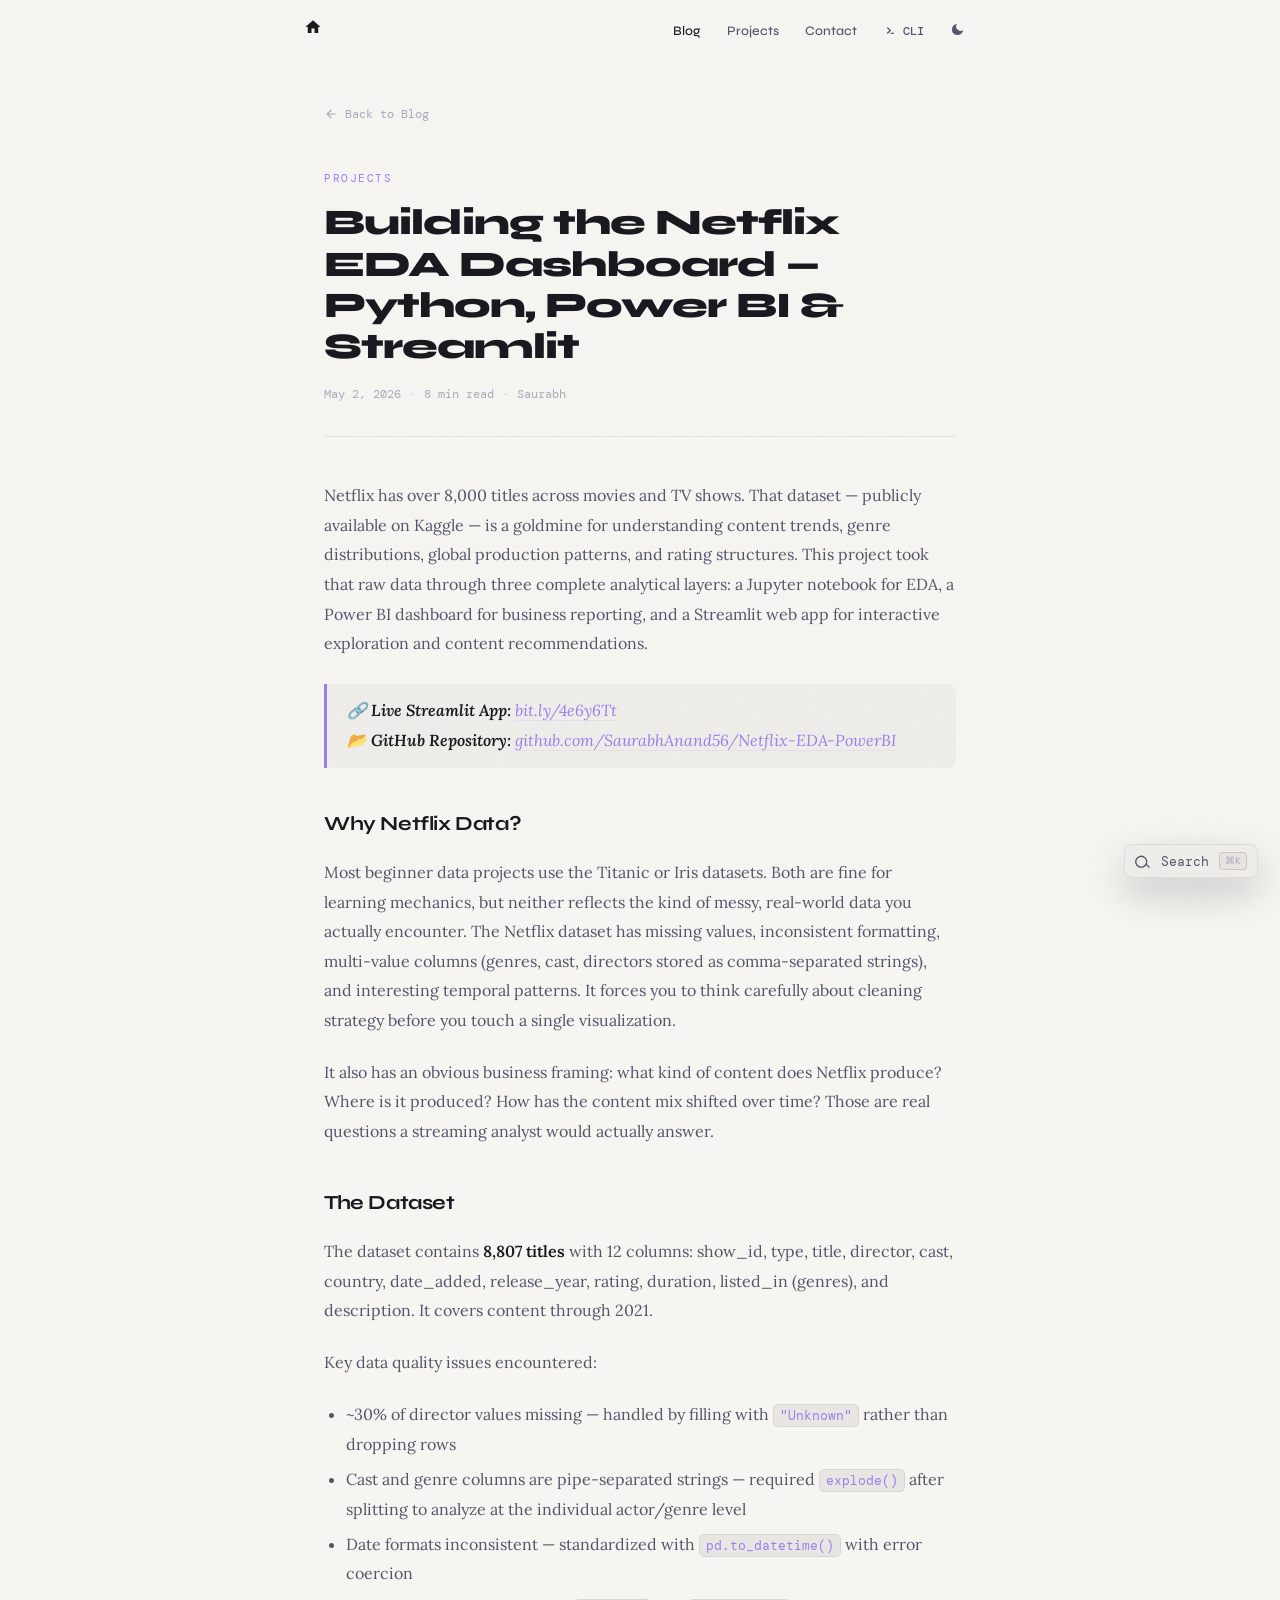
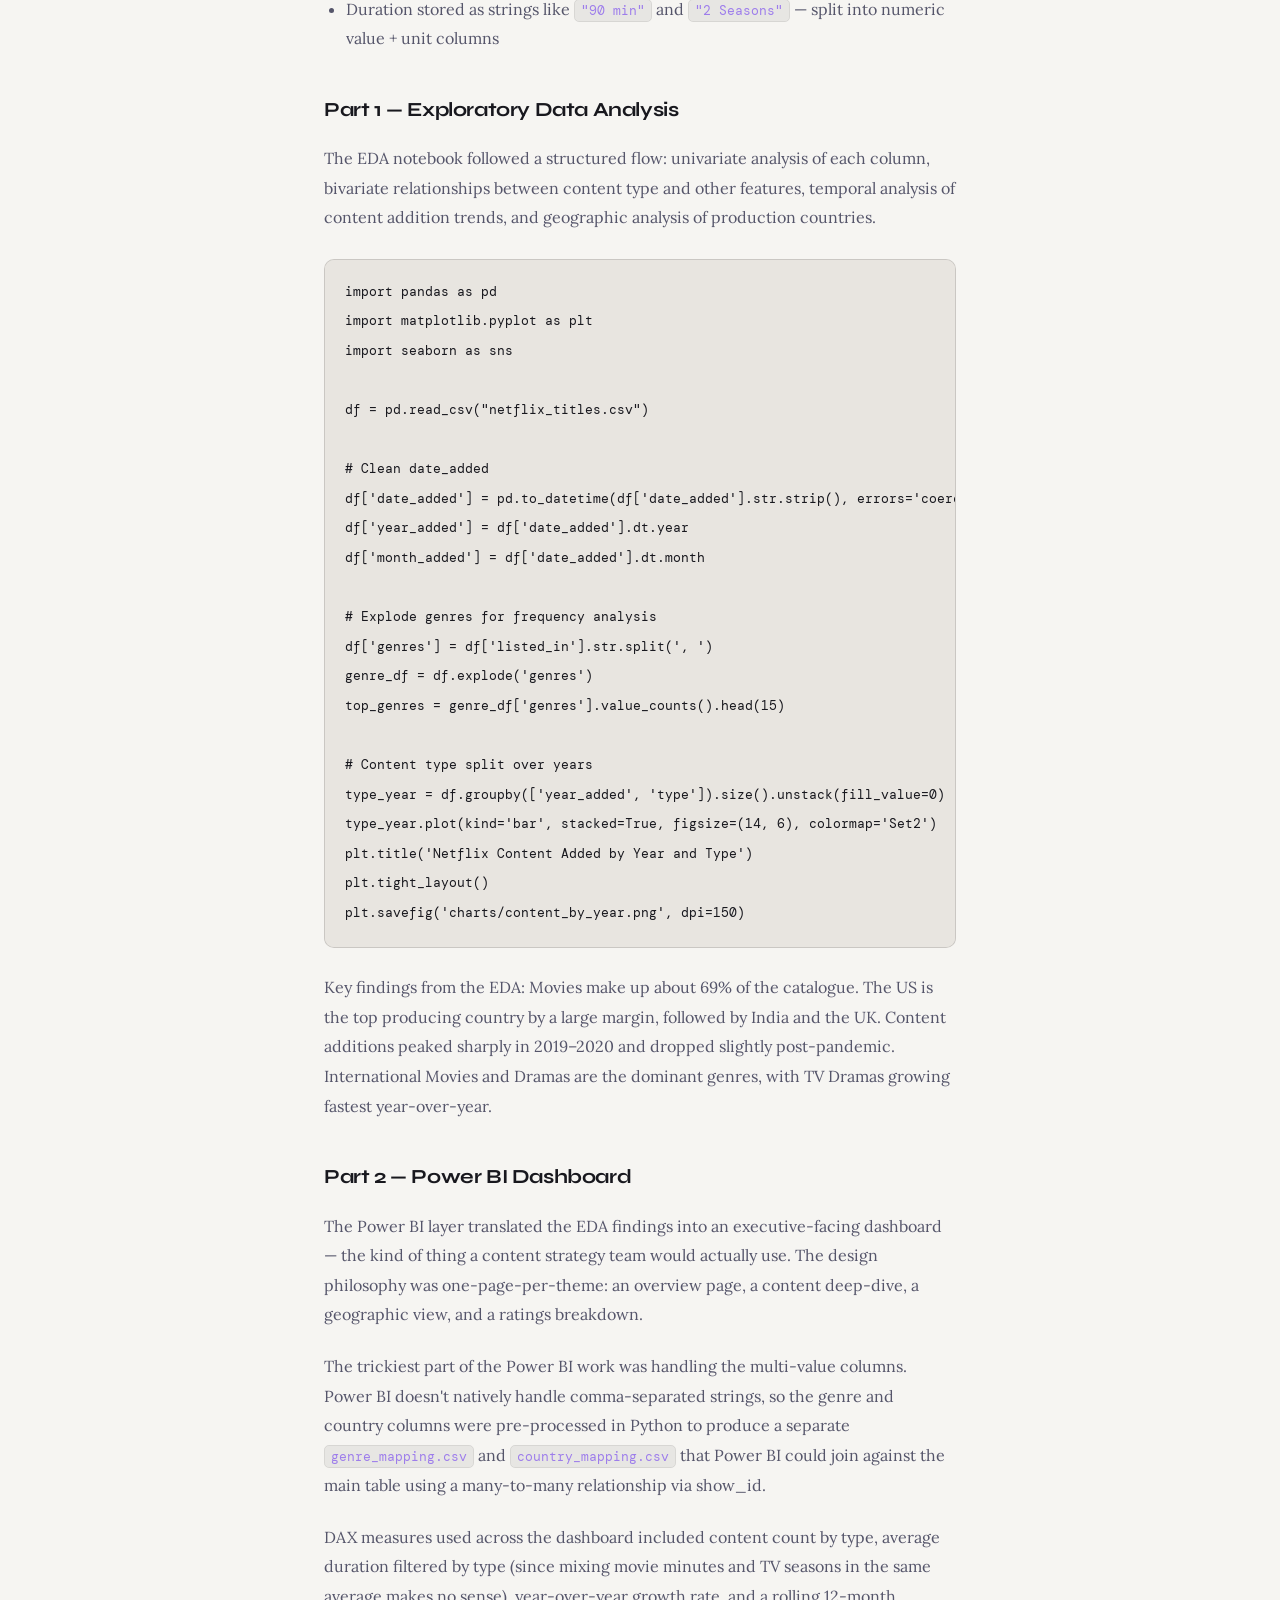
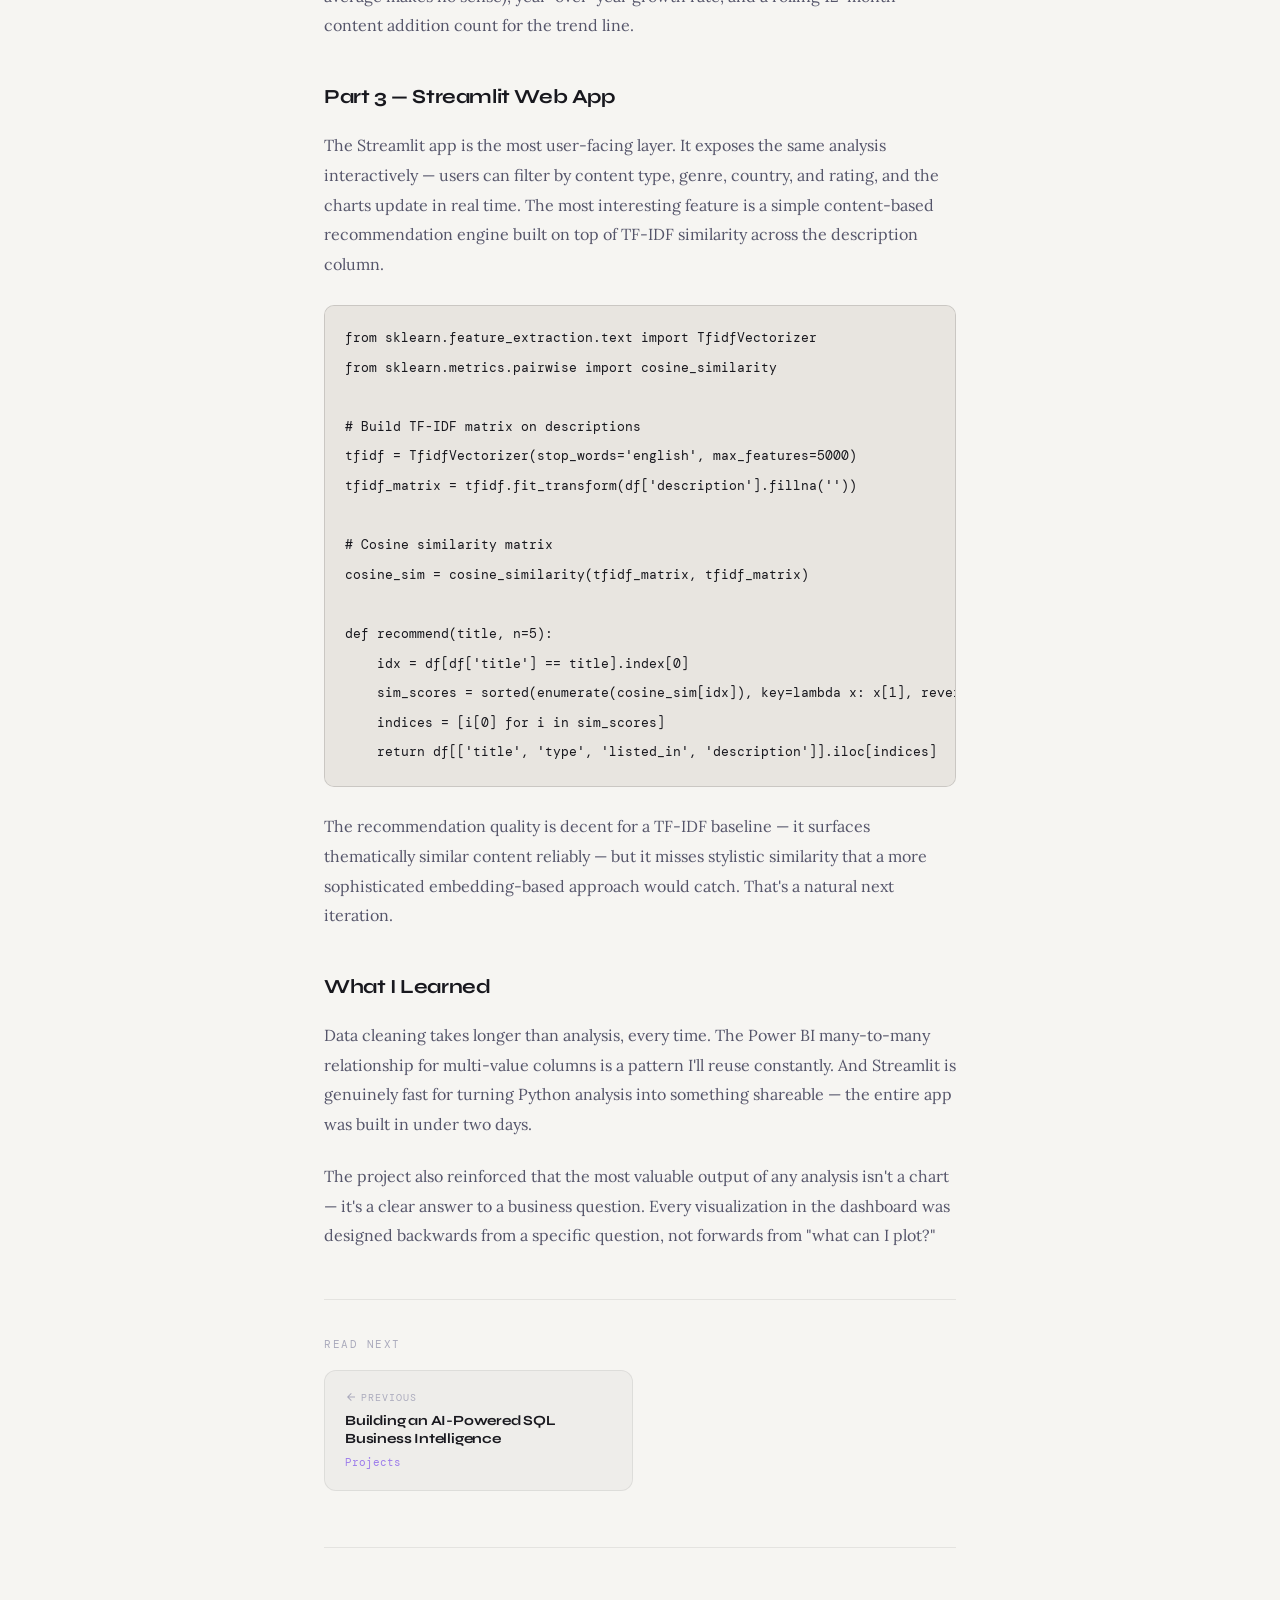
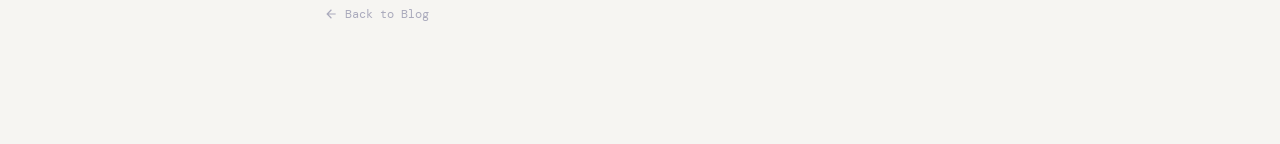
<file: pages/posts/netflix-eda-powerbi.html>
<!DOCTYPE html>
<html lang="en" data-theme="dark">
<head>
  <meta charset="UTF-8" />
  <meta name="viewport" content="width=device-width, initial-scale=1.0" />
  <title>Netflix EDA Dashboard — Saurabh</title>
  <meta name="description" content="A full Netflix content analysis project — EDA with Python, interactive Power BI dashboard, and a Streamlit web app with content recommendations." />
  <link rel="icon" type="image/png" href="../../assets/photo1.png">
  <link rel="preconnect" href="https://fonts.googleapis.com" />
  <link rel="preconnect" href="https://fonts.gstatic.com" crossorigin />
  <link href="https://fonts.googleapis.com/css2?family=Syne:wght@400;500;600;700;800&family=DM+Mono:ital,wght@0,300;0,400;0,500;1,300&family=Lora:ital,wght@0,400;0,500;1,400&display=swap" rel="stylesheet" />
  <link rel="stylesheet" href="../../css/style.css" />
  <link rel="stylesheet" href="../../css/post.css" />
  <script>(function(){const t=localStorage.getItem('theme');if(t)document.documentElement.setAttribute('data-theme',t);})();</script>
</head>
<body>

<!-- TOP NAV -->
<nav class="top-nav" id="top-nav">
  <div class="wrap nav-row">
    <a href="../../index.html" class="nav-logo" title="Home" aria-label="Home">
      <svg width="18" height="18" viewBox="0 0 24 24" fill="currentColor"><path d="M10 20v-6h4v6h5v-8h3L12 3 2 12h3v8z"/></svg>
    </a>
    <button class="nav-btn nav-theme-mobile" onclick="toggleTheme()" title="Toggle theme"><span class="theme-icon"></span></button>
    <button class="nav-toggle" id="nav-toggle" aria-label="Open menu" aria-expanded="false"><span></span></button>
    <div class="nav-right">
      <a href="../blog.html" class="nav-link active">Blog</a>
      <a href="../../index.html#projects" class="nav-link">Projects</a>
      <a href="../../index.html#contact" class="nav-link">Contact</a>
      <a href="../cli.html" class="nav-link" style="font-family:var(--f-mono);font-size:12px">
        <svg width="14" height="14" viewBox="0 0 24 24" fill="currentColor"><path d="m8 5-1.5 1.5L11 11l-4.5 4.5L8 17l6-6z"/><path d="M13 15h6v2h-6z"/></svg>CLI
      </a>
      <button class="nav-search-btn" data-search-trigger title="Search (⌘K)">
        <svg viewBox="0 0 24 24"><path d="M21 21l-4.35-4.35M16.65 16.65A7.5 7.5 0 1 0 2 9.5a7.5 7.5 0 0 0 14.65 7.15z" stroke="currentColor" stroke-width="2" fill="none" stroke-linecap="round"/></svg>
        Search <span class="nav-search-kbd">⌘K</span>
      </button>
      <button class="nav-btn" onclick="toggleTheme()" title="Toggle theme"><span class="theme-icon"></span></button>
    </div>
  </div>
  <div class="mobile-nav-panel" id="mobile-nav-panel" aria-hidden="true">
    <a href="../blog.html" class="nav-link active">Blog</a>
    <a href="../../index.html#projects" class="nav-link">Projects</a>
    <a href="../../index.html#contact" class="nav-link">Contact</a>
    <a href="../cli.html" class="nav-link" style="font-family:var(--f-mono);font-size:12px">CLI</a>
    <button class="nav-search-btn" data-search-trigger>Search <span class="nav-search-kbd">⌘K</span></button>
  </div>
</nav>

<!-- POST CONTENT -->
<main class="post-main">
  <div class="post-wrap">

    <!-- BACK LINK -->
    <a href="../blog.html" class="post-back">
      <svg viewBox="0 0 24 24"><path d="M20 11H7.83l5.59-5.59L12 4l-8 8 8 8 1.41-1.41L7.83 13H20v-2z"/></svg>
      Back to Blog
    </a>

    <!-- POST HEADER -->
    <header class="post-header">
      <span class="post-cat">Projects</span>
      <h1 class="post-title">Building the Netflix EDA Dashboard — Python, Power BI & Streamlit</h1>
      <div class="post-meta">
        <span>May 2, 2026</span>
        <span class="post-meta-dot">·</span>
        <span>8 min read</span>
        <span class="post-meta-dot">·</span>
        <span>Saurabh</span>
      </div>
    </header>

    <!-- POST BODY -->
    <article class="post-body">

      <p>Netflix has over 8,000 titles across movies and TV shows. That dataset — publicly available on Kaggle — is a goldmine for understanding content trends, genre distributions, global production patterns, and rating structures. This project took that raw data through three complete analytical layers: a Jupyter notebook for EDA, a Power BI dashboard for business reporting, and a Streamlit web app for interactive exploration and content recommendations.</p>

      <!-- Live links callout -->
      <blockquote>
        <p>
          🔗 <strong>Live Streamlit App:</strong> <a href="https://bit.ly/4e6y6Tt" target="_blank" rel="noopener">bit.ly/4e6y6Tt</a><br/>
          📂 <strong>GitHub Repository:</strong> <a href="https://github.com/SaurabhAnand56/Netflix-EDA-PowerBI" target="_blank" rel="noopener">github.com/SaurabhAnand56/Netflix-EDA-PowerBI</a>
        </p>
      </blockquote>

      <h2>Why Netflix Data?</h2>
      <p>Most beginner data projects use the Titanic or Iris datasets. Both are fine for learning mechanics, but neither reflects the kind of messy, real-world data you actually encounter. The Netflix dataset has missing values, inconsistent formatting, multi-value columns (genres, cast, directors stored as comma-separated strings), and interesting temporal patterns. It forces you to think carefully about cleaning strategy before you touch a single visualization.</p>
      <p>It also has an obvious business framing: what kind of content does Netflix produce? Where is it produced? How has the content mix shifted over time? Those are real questions a streaming analyst would actually answer.</p>

      <h2>The Dataset</h2>
      <p>The dataset contains <strong>8,807 titles</strong> with 12 columns: show_id, type, title, director, cast, country, date_added, release_year, rating, duration, listed_in (genres), and description. It covers content through 2021.</p>
      <p>Key data quality issues encountered:</p>
      <ul>
        <li>~30% of director values missing — handled by filling with <code>"Unknown"</code> rather than dropping rows</li>
        <li>Cast and genre columns are pipe-separated strings — required <code>explode()</code> after splitting to analyze at the individual actor/genre level</li>
        <li>Date formats inconsistent — standardized with <code>pd.to_datetime()</code> with error coercion</li>
        <li>Duration stored as strings like <code>"90 min"</code> and <code>"2 Seasons"</code> — split into numeric value + unit columns</li>
      </ul>

      <h2>Part 1 — Exploratory Data Analysis</h2>
      <p>The EDA notebook followed a structured flow: univariate analysis of each column, bivariate relationships between content type and other features, temporal analysis of content addition trends, and geographic analysis of production countries.</p>

      <pre><code>import pandas as pd
import matplotlib.pyplot as plt
import seaborn as sns

df = pd.read_csv("netflix_titles.csv")

# Clean date_added
df['date_added'] = pd.to_datetime(df['date_added'].str.strip(), errors='coerce')
df['year_added'] = df['date_added'].dt.year
df['month_added'] = df['date_added'].dt.month

# Explode genres for frequency analysis
df['genres'] = df['listed_in'].str.split(', ')
genre_df = df.explode('genres')
top_genres = genre_df['genres'].value_counts().head(15)

# Content type split over years
type_year = df.groupby(['year_added', 'type']).size().unstack(fill_value=0)
type_year.plot(kind='bar', stacked=True, figsize=(14, 6), colormap='Set2')
plt.title('Netflix Content Added by Year and Type')
plt.tight_layout()
plt.savefig('charts/content_by_year.png', dpi=150)</code></pre>

      <p>Key findings from the EDA: Movies make up about 69% of the catalogue. The US is the top producing country by a large margin, followed by India and the UK. Content additions peaked sharply in 2019–2020 and dropped slightly post-pandemic. International Movies and Dramas are the dominant genres, with TV Dramas growing fastest year-over-year.</p>

      <h2>Part 2 — Power BI Dashboard</h2>
      <p>The Power BI layer translated the EDA findings into an executive-facing dashboard — the kind of thing a content strategy team would actually use. The design philosophy was one-page-per-theme: an overview page, a content deep-dive, a geographic view, and a ratings breakdown.</p>
      <p>The trickiest part of the Power BI work was handling the multi-value columns. Power BI doesn't natively handle comma-separated strings, so the genre and country columns were pre-processed in Python to produce a separate <code>genre_mapping.csv</code> and <code>country_mapping.csv</code> that Power BI could join against the main table using a many-to-many relationship via show_id.</p>
      <p>DAX measures used across the dashboard included content count by type, average duration filtered by type (since mixing movie minutes and TV seasons in the same average makes no sense), year-over-year growth rate, and a rolling 12-month content addition count for the trend line.</p>

      <h2>Part 3 — Streamlit Web App</h2>
      <p>The Streamlit app is the most user-facing layer. It exposes the same analysis interactively — users can filter by content type, genre, country, and rating, and the charts update in real time. The most interesting feature is a simple content-based recommendation engine built on top of TF-IDF similarity across the description column.</p>

      <pre><code>from sklearn.feature_extraction.text import TfidfVectorizer
from sklearn.metrics.pairwise import cosine_similarity

# Build TF-IDF matrix on descriptions
tfidf = TfidfVectorizer(stop_words='english', max_features=5000)
tfidf_matrix = tfidf.fit_transform(df['description'].fillna(''))

# Cosine similarity matrix
cosine_sim = cosine_similarity(tfidf_matrix, tfidf_matrix)

def recommend(title, n=5):
    idx = df[df['title'] == title].index[0]
    sim_scores = sorted(enumerate(cosine_sim[idx]), key=lambda x: x[1], reverse=True)[1:n+1]
    indices = [i[0] for i in sim_scores]
    return df[['title', 'type', 'listed_in', 'description']].iloc[indices]</code></pre>

      <p>The recommendation quality is decent for a TF-IDF baseline — it surfaces thematically similar content reliably — but it misses stylistic similarity that a more sophisticated embedding-based approach would catch. That's a natural next iteration.</p>

      <h2>What I Learned</h2>
      <p>Data cleaning takes longer than analysis, every time. The Power BI many-to-many relationship for multi-value columns is a pattern I'll reuse constantly. And Streamlit is genuinely fast for turning Python analysis into something shareable — the entire app was built in under two days.</p>
      <p>The project also reinforced that the most valuable output of any analysis isn't a chart — it's a clear answer to a business question. Every visualization in the dashboard was designed backwards from a specific question, not forwards from "what can I plot?"</p>

    </article>

      <!-- READ NEXT -->
    <section class="read-next">
      <p class="read-next-label">Read next</p>
      <div class="read-next-grid">
        <!-- Previous Project -->
        <a href="ai-sql-business-intelligence.html" class="read-next-card prev">
          <span class="read-next-card-dir">
            <svg viewBox="0 0 24 24"><path d="M20 11H7.83l5.59-5.59L12 4l-8 8 8 8 1.41-1.41L7.83 13H20v-2z"/></svg>
            Previous
          </span>
          <span class="read-next-card-title">Building an AI-Powered SQL Business Intelligence</span>
          <span class="read-next-card-cat">Projects</span>
        </a>
        
      </div>
    </section>

    <!-- POST FOOTER -->
    <div class="post-footer">
      <a href="../blog.html" class="post-back">
        <svg viewBox="0 0 24 24"><path d="M20 11H7.83l5.59-5.59L12 4l-8 8 8 8 1.41-1.41L7.83 13H20v-2z"/></svg>
        Back to Blog
      </a>
    </div>

  </div>
</main>

<!-- BOTTOM DOCK -->
<nav class="dock" id="bottom-dock">
  <button class="dock-btn" onclick="window.location.href='../../index.html'" title="Home">
    <svg viewBox="0 0 24 24"><path d="M10 20v-6h4v6h5v-8h3L12 3 2 12h3v8z"/></svg>
  </button>
  <button class="dock-btn on" onclick="window.location.href='../blog.html'" title="Blog">
    <svg viewBox="0 0 24 24"><path d="M19 3H5c-1.1 0-2 .9-2 2v14c0 1.1.9 2 2 2h14c1.1 0 2-.9 2-2V5c0-1.1-.9-2-2-2zm-5 14H7v-2h7v2zm3-4H7v-2h10v2zm0-4H7V7h10v2z"/></svg>
  </button>
  <button class="dock-btn" onclick="window.location.href='../../index.html#projects'" title="Projects">
    <svg viewBox="0 0 24 24"><path d="M3 3h8v8H3zm10 0h8v8h-8zM3 13h8v8H3zm10 0h8v8h-8z"/></svg>
  </button>
  <div class="dock-sep"></div>
  <button class="dock-btn" onclick="window.location.href='../cli.html'" title="CLI Mode">
    <svg viewBox="0 0 24 24"><path d="m8 5-1.5 1.5L11 11l-4.5 4.5L8 17l6-6zm5 10h6v2h-6z"/></svg>
  </button>
  <button class="dock-btn" onclick="toggleTheme()" title="Toggle theme"><span class="theme-icon"></span></button>
</nav>

<!-- SEARCH SHORTCUT -->
<button class="search-float-btn" data-search-trigger title="Search (⌘K)">
  <svg viewBox="0 0 24 24"><path d="M21 21l-4.35-4.35M16.65 16.65A7.5 7.5 0 1 0 2 9.5a7.5 7.5 0 0 0 14.65 7.15z" stroke="currentColor" stroke-width="2" fill="none" stroke-linecap="round"/></svg>
  Search <span class="search-inp-kbd">⌘K</span>
</button>

<!-- SEARCH MODAL -->
<div class="search-overlay" id="search-overlay">
  <div class="search-box">
    <div class="search-input-row">
      <svg viewBox="0 0 24 24"><path d="M21 21l-4.35-4.35M16.65 16.65A7.5 7.5 0 1 0 2 9.5a7.5 7.5 0 0 0 14.65 7.15z" stroke="currentColor" stroke-width="2" fill="none" stroke-linecap="round"/></svg>
      <input id="search-inp" class="search-inp" type="text" placeholder="Type a command or search..." autocomplete="off" spellcheck="false" />
      <button class="search-close-btn" type="button" aria-label="Close search">×</button>
      <span class="search-inp-kbd">ESC</span>
    </div>
    <div class="search-results" id="search-results"></div>
    <div class="search-footer">
      <span class="search-footer-kbd">↑↓</span> navigate &nbsp;
      <span class="search-footer-kbd">↵</span> select &nbsp;
      <span class="search-footer-kbd">ESC</span> close
    </div>
  </div>
</div>

<!-- SCRIPTS -->
<script src="../../js/main.js"></script>
</body>
</html>
</file>
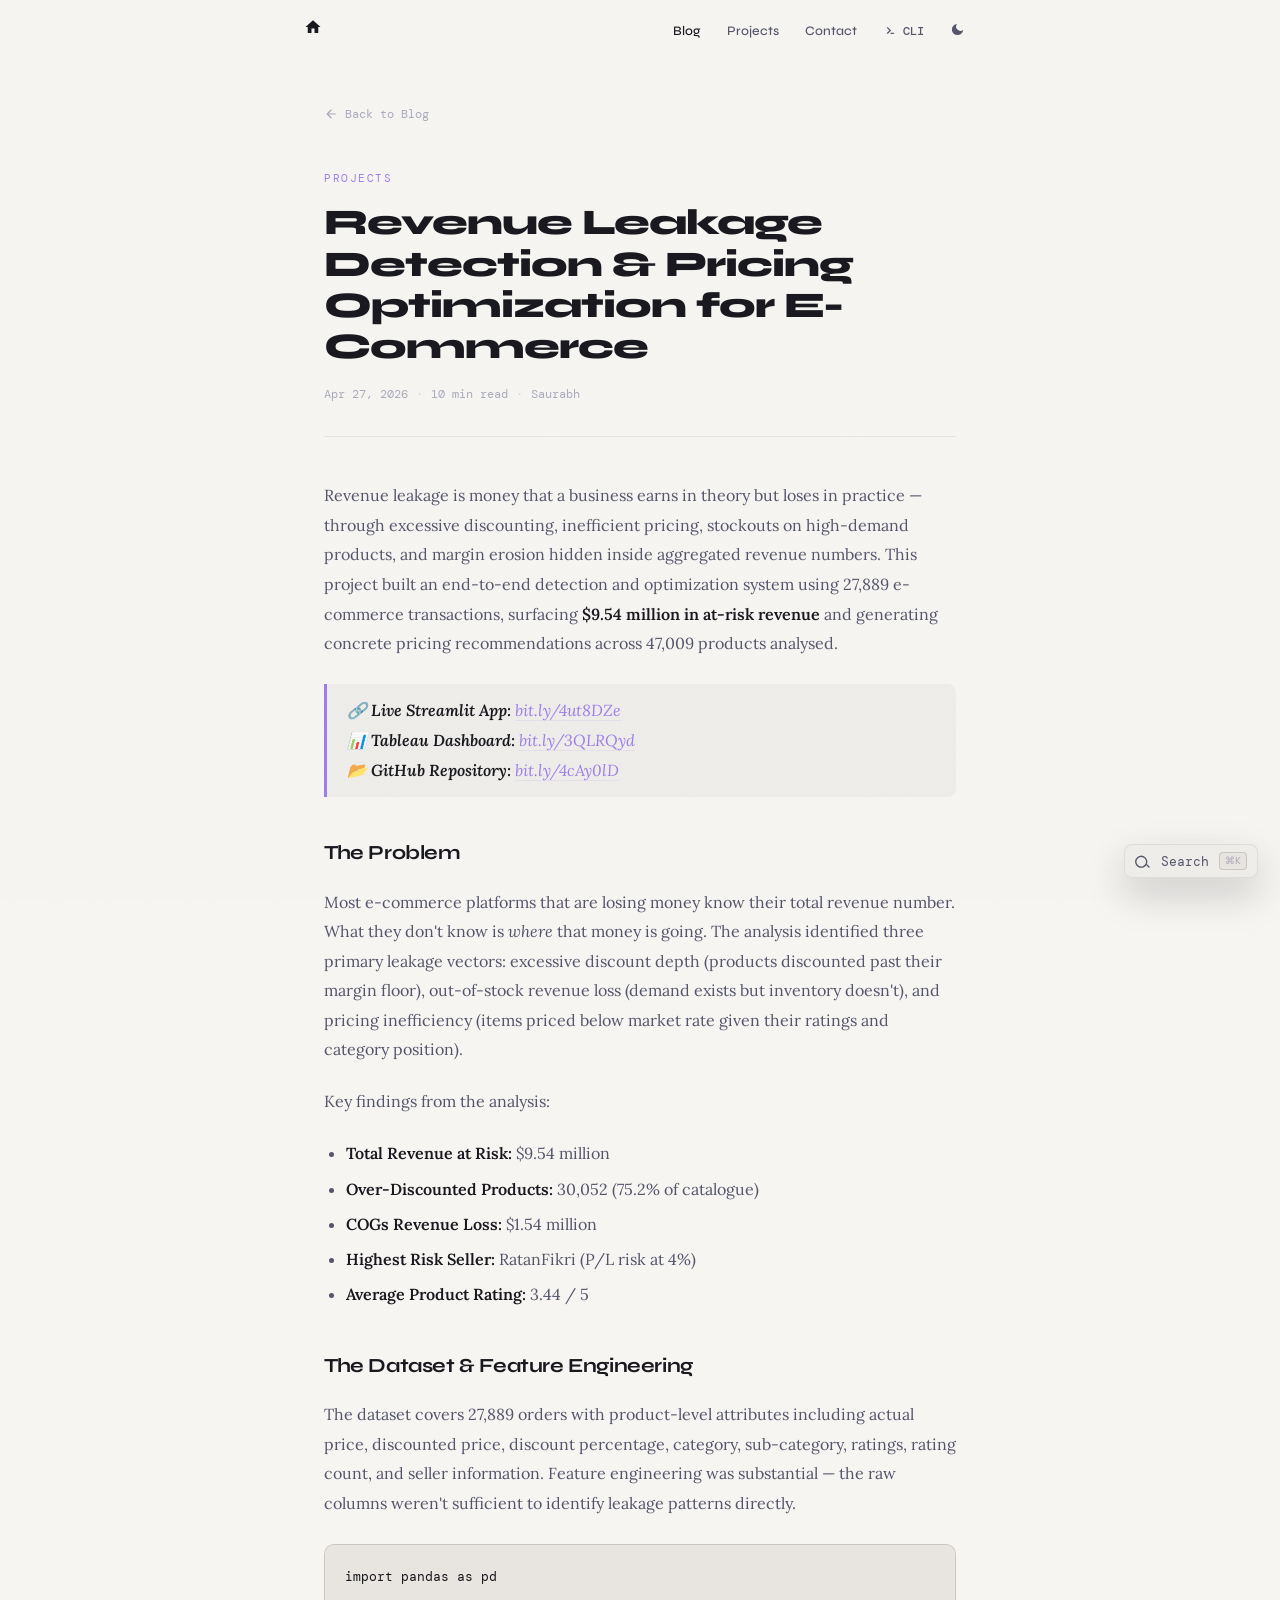
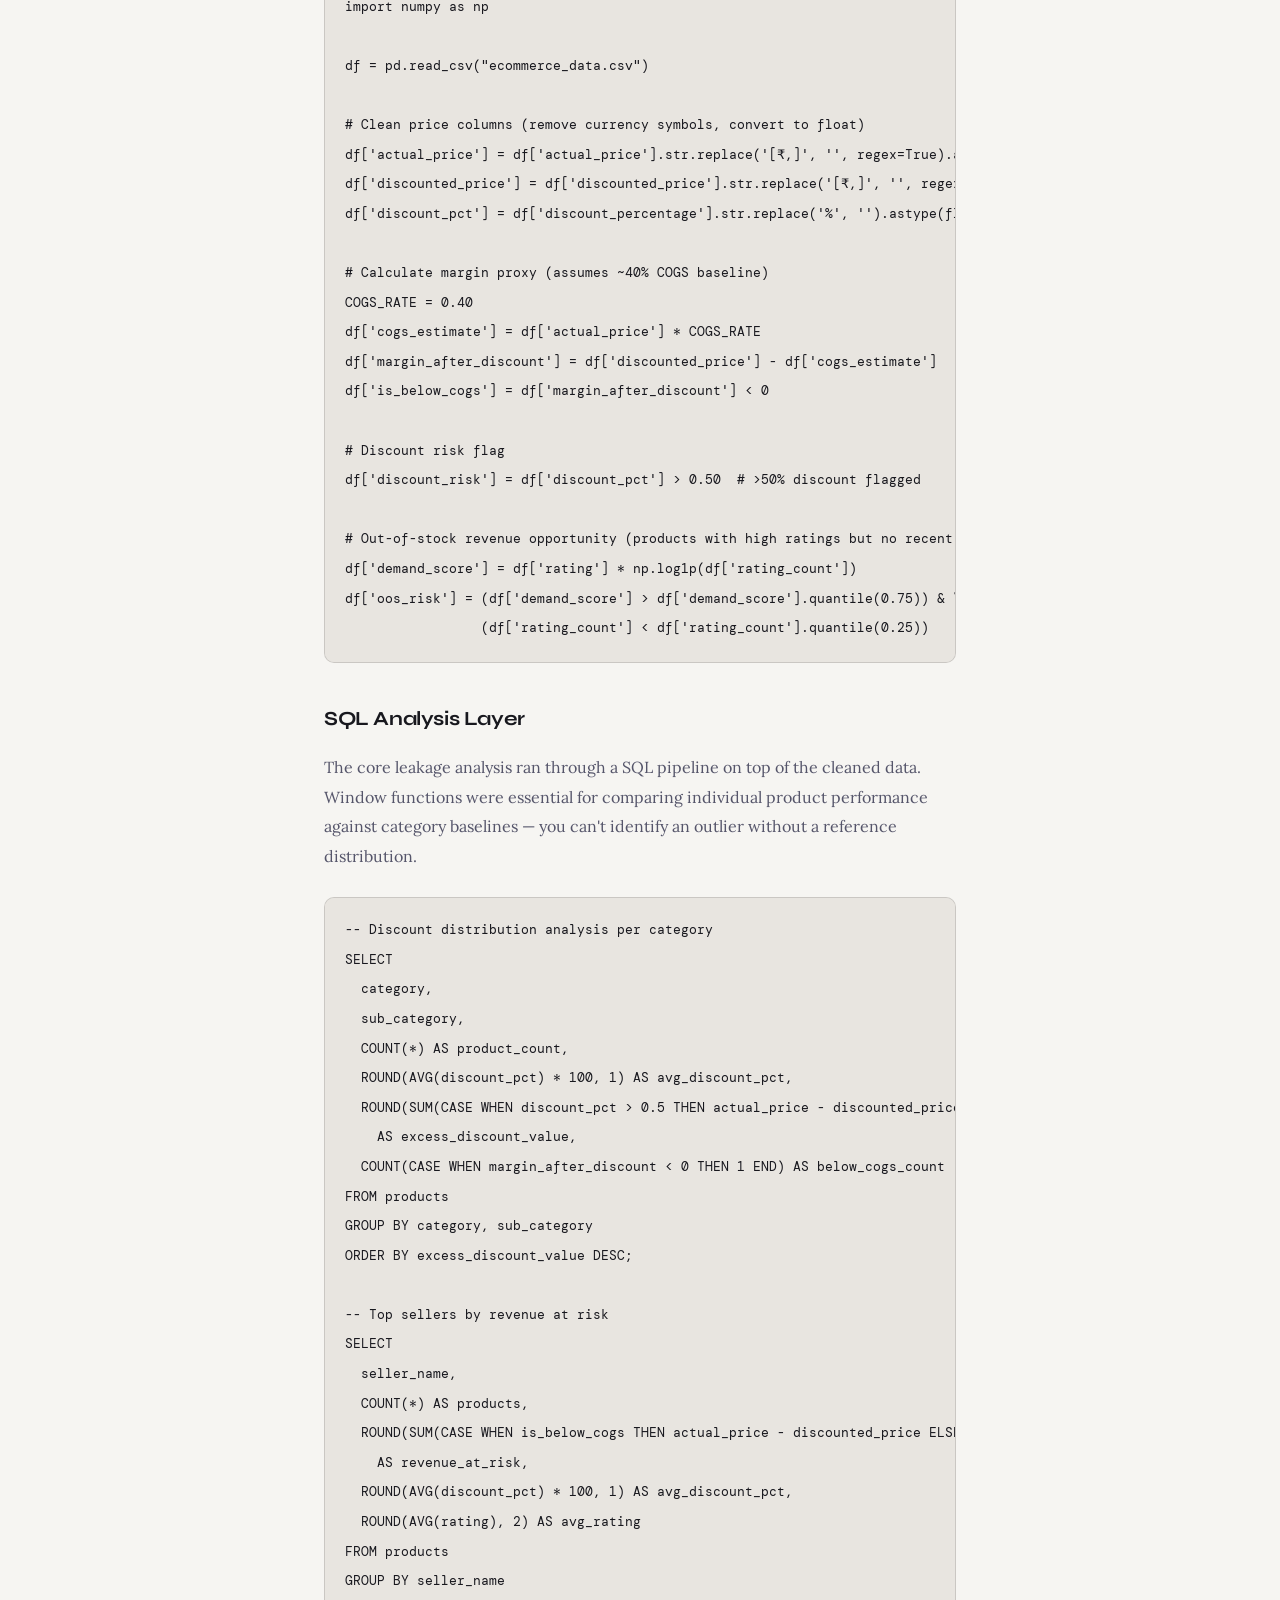
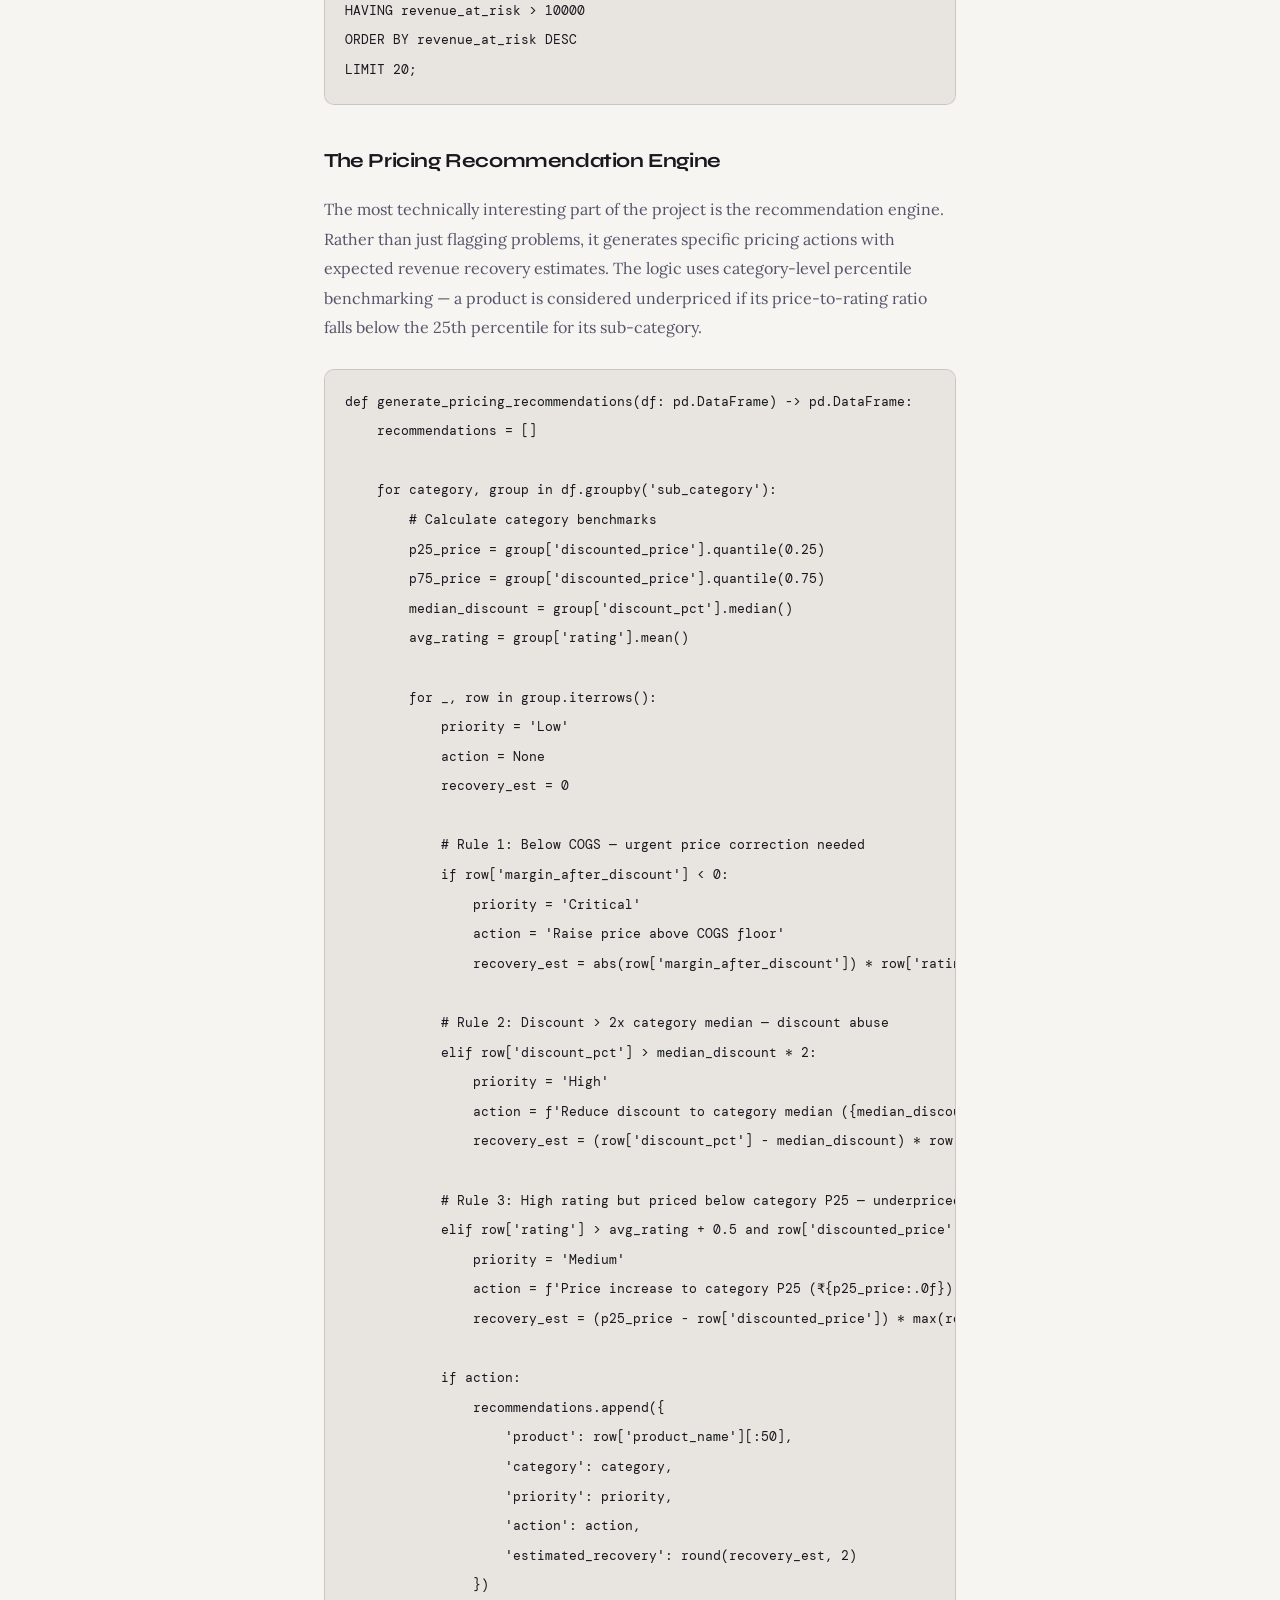
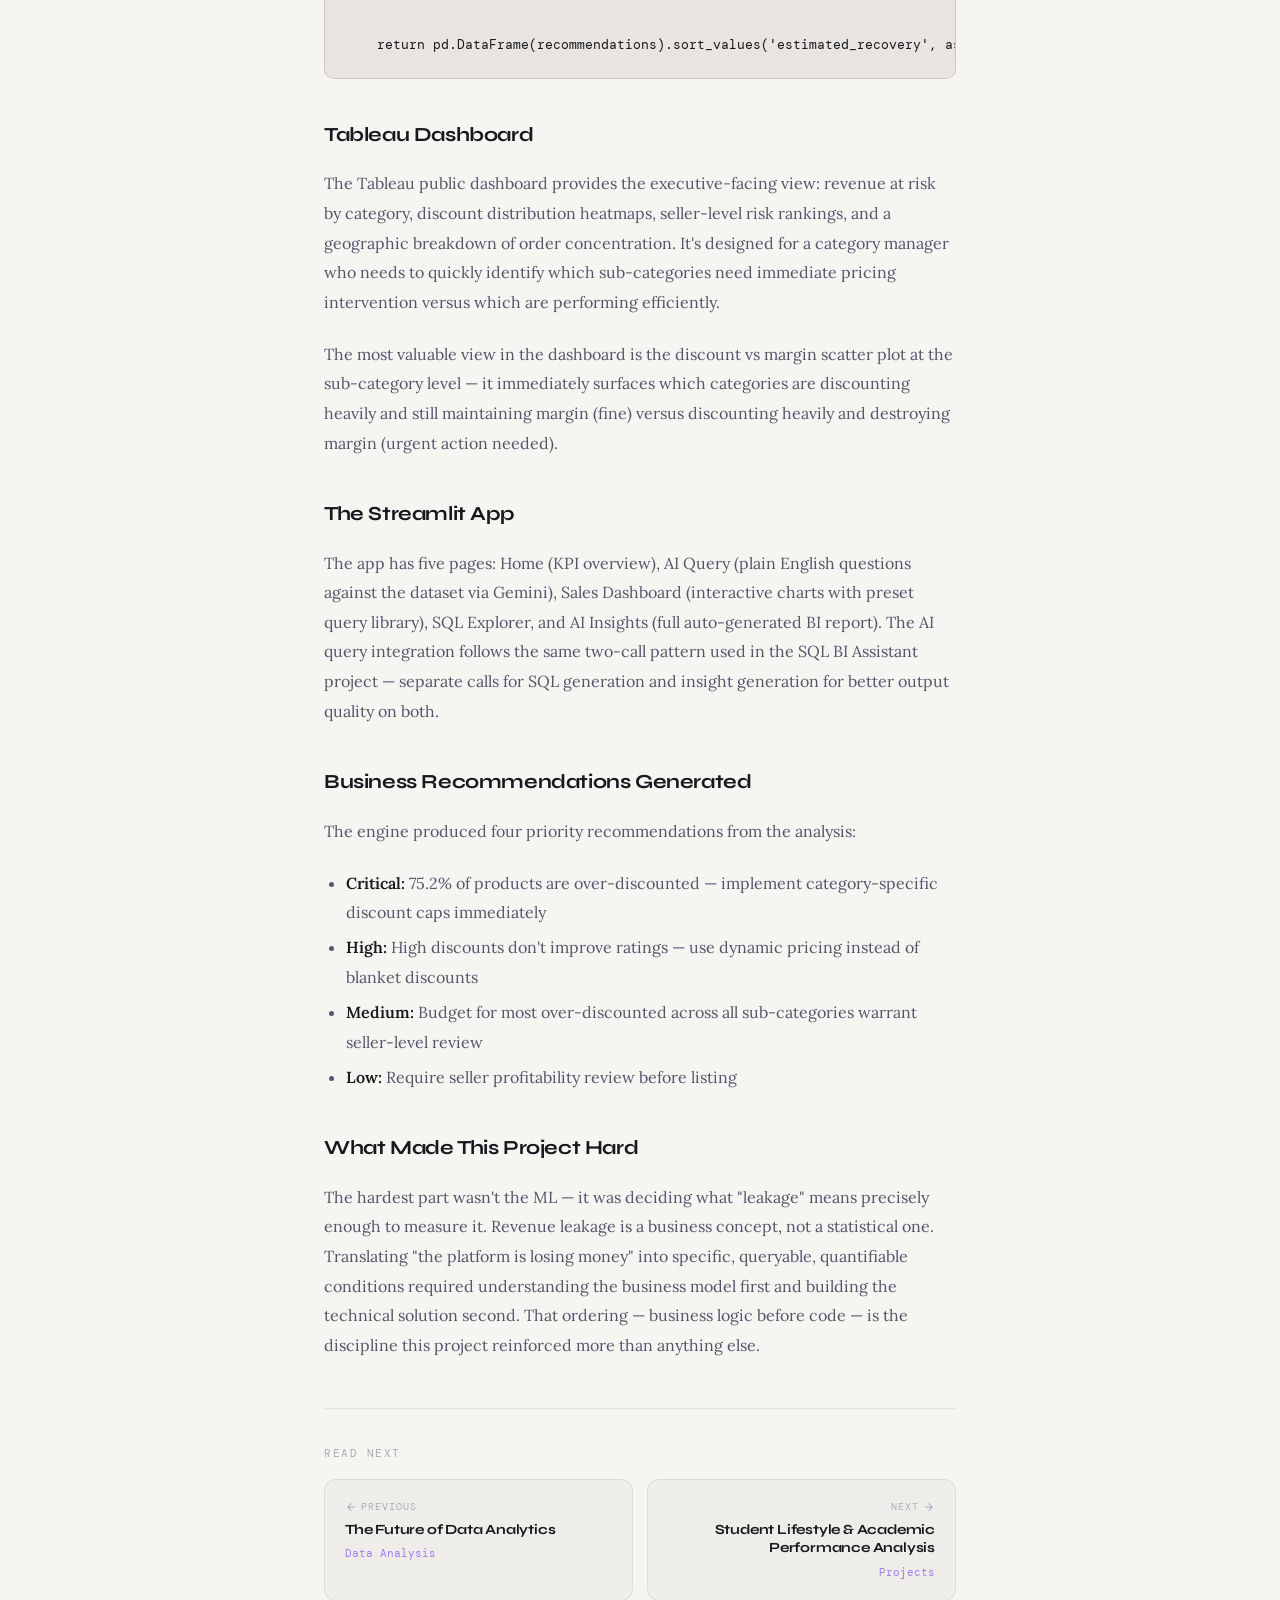
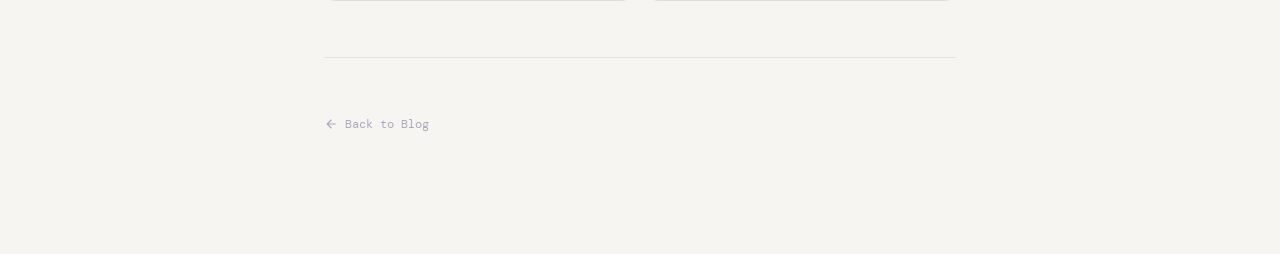
<file: pages/posts/revenue-leakage-detection.html>
<!DOCTYPE html>
<html lang="en" data-theme="dark">
<head>
  <meta charset="UTF-8" />
  <meta name="viewport" content="width=device-width, initial-scale=1.0" />
  <title>Revenue Leakage Detection & Pricing Optimization — Saurabh</title>
  <meta name="description" content="How I built an end-to-end revenue leakage detection system for e-commerce — identifying $9.5M in at-risk revenue through discount abuse, out-of-stock patterns, and pricing inefficiencies using Python, SQL, Tableau, and Streamlit." />
  <link rel="icon" type="image/png" href="../../assets/photo1.png">
  <link rel="preconnect" href="https://fonts.googleapis.com" />
  <link rel="preconnect" href="https://fonts.gstatic.com" crossorigin />
  <link href="https://fonts.googleapis.com/css2?family=Syne:wght@400;500;600;700;800&family=DM+Mono:ital,wght@0,300;0,400;0,500;1,300&family=Lora:ital,wght@0,400;0,500;1,400&display=swap" rel="stylesheet" />
  <link rel="stylesheet" href="../../css/style.css" />
  <link rel="stylesheet" href="../../css/post.css" />
  <script>(function(){const t=localStorage.getItem('theme');if(t)document.documentElement.setAttribute('data-theme',t);})();</script>
</head>
<body>

<!-- TOP NAV -->
<nav class="top-nav" id="top-nav">
  <div class="wrap nav-row">
    <a href="../../index.html" class="nav-logo" title="Home" aria-label="Home">
      <svg width="18" height="18" viewBox="0 0 24 24" fill="currentColor"><path d="M10 20v-6h4v6h5v-8h3L12 3 2 12h3v8z"/></svg>
    </a>
    <button class="nav-btn nav-theme-mobile" onclick="toggleTheme()" title="Toggle theme"><span class="theme-icon"></span></button>
    <button class="nav-toggle" id="nav-toggle" aria-label="Open menu" aria-expanded="false"><span></span></button>
    <div class="nav-right">
      <a href="../blog.html" class="nav-link active">Blog</a>
      <a href="../../index.html#projects" class="nav-link">Projects</a>
      <a href="../../index.html#contact" class="nav-link">Contact</a>
      <a href="../cli.html" class="nav-link" style="font-family:var(--f-mono);font-size:12px">
        <svg width="14" height="14" viewBox="0 0 24 24" fill="currentColor"><path d="m8 5-1.5 1.5L11 11l-4.5 4.5L8 17l6-6z"/><path d="M13 15h6v2h-6z"/></svg>CLI
      </a>
      <button class="nav-search-btn" data-search-trigger title="Search (⌘K)">
        <svg viewBox="0 0 24 24"><path d="M21 21l-4.35-4.35M16.65 16.65A7.5 7.5 0 1 0 2 9.5a7.5 7.5 0 0 0 14.65 7.15z" stroke="currentColor" stroke-width="2" fill="none" stroke-linecap="round"/></svg>
        Search <span class="nav-search-kbd">⌘K</span>
      </button>
      <button class="nav-btn" onclick="toggleTheme()" title="Toggle theme"><span class="theme-icon"></span></button>
    </div>
  </div>
  <div class="mobile-nav-panel" id="mobile-nav-panel" aria-hidden="true">
    <a href="../blog.html" class="nav-link active">Blog</a>
    <a href="../../index.html#projects" class="nav-link">Projects</a>
    <a href="../../index.html#contact" class="nav-link">Contact</a>
    <a href="../cli.html" class="nav-link" style="font-family:var(--f-mono);font-size:12px">CLI</a>
    <button class="nav-search-btn" data-search-trigger>Search <span class="nav-search-kbd">⌘K</span></button>
  </div>
</nav>

<!-- POST CONTENT -->
<main class="post-main">
  <div class="post-wrap">

    <!-- BACK LINK -->
    <a href="../blog.html" class="post-back">
      <svg viewBox="0 0 24 24"><path d="M20 11H7.83l5.59-5.59L12 4l-8 8 8 8 1.41-1.41L7.83 13H20v-2z"/></svg>
      Back to Blog
    </a>

    <!-- POST HEADER -->
    <header class="post-header">
      <span class="post-cat">Projects</span>
      <h1 class="post-title">Revenue Leakage Detection & Pricing Optimization for E-Commerce</h1>
      <div class="post-meta">
        <span>Apr 27, 2026</span>
        <span class="post-meta-dot">·</span>
        <span>10 min read</span>
        <span class="post-meta-dot">·</span>
        <span>Saurabh</span>
      </div>
    </header>

    <!-- POST BODY -->
    <article class="post-body">

      <p>Revenue leakage is money that a business earns in theory but loses in practice — through excessive discounting, inefficient pricing, stockouts on high-demand products, and margin erosion hidden inside aggregated revenue numbers. This project built an end-to-end detection and optimization system using 27,889 e-commerce transactions, surfacing <strong>$9.54 million in at-risk revenue</strong> and generating concrete pricing recommendations across 47,009 products analysed.</p>

      <blockquote>
        <p>
          🔗 <strong>Live Streamlit App:</strong> <a href="https://bit.ly/4ut8DZe" target="_blank" rel="noopener">bit.ly/4ut8DZe</a><br/>
          📊 <strong>Tableau Dashboard:</strong> <a href="https://bit.ly/3QLRQyd" target="_blank" rel="noopener">bit.ly/3QLRQyd</a><br/>
          📂 <strong>GitHub Repository:</strong> <a href="https://bit.ly/4cAy0lD" target="_blank" rel="noopener">bit.ly/4cAy0lD</a>
        </p>
      </blockquote>

      <h2>The Problem</h2>
      <p>Most e-commerce platforms that are losing money know their total revenue number. What they don't know is <em>where</em> that money is going. The analysis identified three primary leakage vectors: excessive discount depth (products discounted past their margin floor), out-of-stock revenue loss (demand exists but inventory doesn't), and pricing inefficiency (items priced below market rate given their ratings and category position).</p>

      <p>Key findings from the analysis:</p>
      <ul>
        <li><strong>Total Revenue at Risk:</strong> $9.54 million</li>
        <li><strong>Over-Discounted Products:</strong> 30,052 (75.2% of catalogue)</li>
        <li><strong>COGs Revenue Loss:</strong> $1.54 million</li>
        <li><strong>Highest Risk Seller:</strong> RatanFikri (P/L risk at 4%)</li>
        <li><strong>Average Product Rating:</strong> 3.44 / 5</li>
      </ul>

      <h2>The Dataset & Feature Engineering</h2>
      <p>The dataset covers 27,889 orders with product-level attributes including actual price, discounted price, discount percentage, category, sub-category, ratings, rating count, and seller information. Feature engineering was substantial — the raw columns weren't sufficient to identify leakage patterns directly.</p>

      <pre><code>import pandas as pd
import numpy as np

df = pd.read_csv("ecommerce_data.csv")

# Clean price columns (remove currency symbols, convert to float)
df['actual_price'] = df['actual_price'].str.replace('[₹,]', '', regex=True).astype(float)
df['discounted_price'] = df['discounted_price'].str.replace('[₹,]', '', regex=True).astype(float)
df['discount_pct'] = df['discount_percentage'].str.replace('%', '').astype(float) / 100

# Calculate margin proxy (assumes ~40% COGS baseline)
COGS_RATE = 0.40
df['cogs_estimate'] = df['actual_price'] * COGS_RATE
df['margin_after_discount'] = df['discounted_price'] - df['cogs_estimate']
df['is_below_cogs'] = df['margin_after_discount'] < 0

# Discount risk flag
df['discount_risk'] = df['discount_pct'] > 0.50  # >50% discount flagged

# Out-of-stock revenue opportunity (products with high ratings but no recent orders)
df['demand_score'] = df['rating'] * np.log1p(df['rating_count'])
df['oos_risk'] = (df['demand_score'] > df['demand_score'].quantile(0.75)) & \
                 (df['rating_count'] < df['rating_count'].quantile(0.25))</code></pre>

      <h2>SQL Analysis Layer</h2>
      <p>The core leakage analysis ran through a SQL pipeline on top of the cleaned data. Window functions were essential for comparing individual product performance against category baselines — you can't identify an outlier without a reference distribution.</p>

      <pre><code>-- Discount distribution analysis per category
SELECT
  category,
  sub_category,
  COUNT(*) AS product_count,
  ROUND(AVG(discount_pct) * 100, 1) AS avg_discount_pct,
  ROUND(SUM(CASE WHEN discount_pct > 0.5 THEN actual_price - discounted_price ELSE 0 END), 2)
    AS excess_discount_value,
  COUNT(CASE WHEN margin_after_discount < 0 THEN 1 END) AS below_cogs_count
FROM products
GROUP BY category, sub_category
ORDER BY excess_discount_value DESC;

-- Top sellers by revenue at risk
SELECT
  seller_name,
  COUNT(*) AS products,
  ROUND(SUM(CASE WHEN is_below_cogs THEN actual_price - discounted_price ELSE 0 END), 2)
    AS revenue_at_risk,
  ROUND(AVG(discount_pct) * 100, 1) AS avg_discount_pct,
  ROUND(AVG(rating), 2) AS avg_rating
FROM products
GROUP BY seller_name
HAVING revenue_at_risk > 10000
ORDER BY revenue_at_risk DESC
LIMIT 20;</code></pre>

      <h2>The Pricing Recommendation Engine</h2>
      <p>The most technically interesting part of the project is the recommendation engine. Rather than just flagging problems, it generates specific pricing actions with expected revenue recovery estimates. The logic uses category-level percentile benchmarking — a product is considered underpriced if its price-to-rating ratio falls below the 25th percentile for its sub-category.</p>

      <pre><code>def generate_pricing_recommendations(df: pd.DataFrame) -> pd.DataFrame:
    recommendations = []

    for category, group in df.groupby('sub_category'):
        # Calculate category benchmarks
        p25_price = group['discounted_price'].quantile(0.25)
        p75_price = group['discounted_price'].quantile(0.75)
        median_discount = group['discount_pct'].median()
        avg_rating = group['rating'].mean()

        for _, row in group.iterrows():
            priority = 'Low'
            action = None
            recovery_est = 0

            # Rule 1: Below COGS — urgent price correction needed
            if row['margin_after_discount'] < 0:
                priority = 'Critical'
                action = 'Raise price above COGS floor'
                recovery_est = abs(row['margin_after_discount']) * row['rating_count']

            # Rule 2: Discount > 2x category median — discount abuse
            elif row['discount_pct'] > median_discount * 2:
                priority = 'High'
                action = f'Reduce discount to category median ({median_discount*100:.0f}%)'
                recovery_est = (row['discount_pct'] - median_discount) * row['actual_price']

            # Rule 3: High rating but priced below category P25 — underpriced
            elif row['rating'] > avg_rating + 0.5 and row['discounted_price'] < p25_price:
                priority = 'Medium'
                action = f'Price increase to category P25 (₹{p25_price:.0f})'
                recovery_est = (p25_price - row['discounted_price']) * max(row['rating_count'], 1)

            if action:
                recommendations.append({
                    'product': row['product_name'][:50],
                    'category': category,
                    'priority': priority,
                    'action': action,
                    'estimated_recovery': round(recovery_est, 2)
                })

    return pd.DataFrame(recommendations).sort_values('estimated_recovery', ascending=False)</code></pre>

      <h2>Tableau Dashboard</h2>
      <p>The Tableau public dashboard provides the executive-facing view: revenue at risk by category, discount distribution heatmaps, seller-level risk rankings, and a geographic breakdown of order concentration. It's designed for a category manager who needs to quickly identify which sub-categories need immediate pricing intervention versus which are performing efficiently.</p>
      <p>The most valuable view in the dashboard is the discount vs margin scatter plot at the sub-category level — it immediately surfaces which categories are discounting heavily and still maintaining margin (fine) versus discounting heavily and destroying margin (urgent action needed).</p>

      <h2>The Streamlit App</h2>
      <p>The app has five pages: Home (KPI overview), AI Query (plain English questions against the dataset via Gemini), Sales Dashboard (interactive charts with preset query library), SQL Explorer, and AI Insights (full auto-generated BI report). The AI query integration follows the same two-call pattern used in the SQL BI Assistant project — separate calls for SQL generation and insight generation for better output quality on both.</p>

      <h2>Business Recommendations Generated</h2>
      <p>The engine produced four priority recommendations from the analysis:</p>
      <ul>
        <li><strong>Critical:</strong> 75.2% of products are over-discounted — implement category-specific discount caps immediately</li>
        <li><strong>High:</strong> High discounts don't improve ratings — use dynamic pricing instead of blanket discounts</li>
        <li><strong>Medium:</strong> Budget for most over-discounted across all sub-categories warrant seller-level review</li>
        <li><strong>Low:</strong> Require seller profitability review before listing</li>
      </ul>

      <h2>What Made This Project Hard</h2>
      <p>The hardest part wasn't the ML — it was deciding what "leakage" means precisely enough to measure it. Revenue leakage is a business concept, not a statistical one. Translating "the platform is losing money" into specific, queryable, quantifiable conditions required understanding the business model first and building the technical solution second. That ordering — business logic before code — is the discipline this project reinforced more than anything else.</p>

    </article>

    <!-- READ NEXT -->
    <section class="read-next">
      <p class="read-next-label">Read next</p>
      <div class="read-next-grid">
        <!-- Previous Project -->
        <a href="future-of-data-analytics.html" class="read-next-card prev">
          <span class="read-next-card-dir">
            <svg viewBox="0 0 24 24"><path d="M20 11H7.83l5.59-5.59L12 4l-8 8 8 8 1.41-1.41L7.83 13H20v-2z"/></svg>
            Previous
          </span>
          <span class="read-next-card-title">The Future of Data Analytics</span>
          <span class="read-next-card-cat">Data Analysis</span>
        </a>
        <!-- Next Project -->
        <a href="student-lifestyle-analysis.html" class="read-next-card next">
          <span class="read-next-card-dir">
            Next
            <svg viewBox="0 0 24 24"><path d="M4 13h12.17l-5.59 5.59L12 20l8-8-8-8-1.41 1.41L16.17 11H4v2z"/></svg>
          </span>
          <span class="read-next-card-title">Student Lifestyle & Academic Performance Analysis</span>
          <span class="read-next-card-cat">Projects</span>
        </a>
      </div>
    </section>


    <!-- POST FOOTER -->
    <div class="post-footer">
      <a href="../blog.html" class="post-back">
        <svg viewBox="0 0 24 24"><path d="M20 11H7.83l5.59-5.59L12 4l-8 8 8 8 1.41-1.41L7.83 13H20v-2z"/></svg>
        Back to Blog
      </a>
    </div>

  </div>
</main>

<!-- BOTTOM DOCK -->
<nav class="dock" id="bottom-dock">
  <button class="dock-btn" onclick="window.location.href='../../index.html'" title="Home">
    <svg viewBox="0 0 24 24"><path d="M10 20v-6h4v6h5v-8h3L12 3 2 12h3v8z"/></svg>
  </button>
  <button class="dock-btn on" onclick="window.location.href='../blog.html'" title="Blog">
    <svg viewBox="0 0 24 24"><path d="M19 3H5c-1.1 0-2 .9-2 2v14c0 1.1.9 2 2 2h14c1.1 0 2-.9 2-2V5c0-1.1-.9-2-2-2zm-5 14H7v-2h7v2zm3-4H7v-2h10v2zm0-4H7V7h10v2z"/></svg>
  </button>
  <button class="dock-btn" onclick="window.location.href='../../index.html#projects'" title="Projects">
    <svg viewBox="0 0 24 24"><path d="M3 3h8v8H3zm10 0h8v8h-8zM3 13h8v8H3zm10 0h8v8h-8z"/></svg>
  </button>
  <div class="dock-sep"></div>
  <button class="dock-btn" onclick="window.location.href='../cli.html'" title="CLI Mode">
    <svg viewBox="0 0 24 24"><path d="m8 5-1.5 1.5L11 11l-4.5 4.5L8 17l6-6zm5 10h6v2h-6z"/></svg>
  </button>
  <button class="dock-btn" onclick="toggleTheme()" title="Toggle theme"><span class="theme-icon"></span></button>
</nav>

<!-- SEARCH SHORTCUT -->
<button class="search-float-btn" data-search-trigger title="Search (⌘K)">
  <svg viewBox="0 0 24 24"><path d="M21 21l-4.35-4.35M16.65 16.65A7.5 7.5 0 1 0 2 9.5a7.5 7.5 0 0 0 14.65 7.15z" stroke="currentColor" stroke-width="2" fill="none" stroke-linecap="round"/></svg>
  Search <span class="search-inp-kbd">⌘K</span>
</button>

<!-- SEARCH MODAL -->
<div class="search-overlay" id="search-overlay">
  <div class="search-box">
    <div class="search-input-row">
      <svg viewBox="0 0 24 24"><path d="M21 21l-4.35-4.35M16.65 16.65A7.5 7.5 0 1 0 2 9.5a7.5 7.5 0 0 0 14.65 7.15z" stroke="currentColor" stroke-width="2" fill="none" stroke-linecap="round"/></svg>
      <input id="search-inp" class="search-inp" type="text" placeholder="Type a command or search..." autocomplete="off" spellcheck="false" />
      <button class="search-close-btn" type="button" aria-label="Close search">×</button>
      <span class="search-inp-kbd">ESC</span>
    </div>
    <div class="search-results" id="search-results"></div>
    <div class="search-footer">
      <span class="search-footer-kbd">↑↓</span> navigate &nbsp;
      <span class="search-footer-kbd">↵</span> select &nbsp;
      <span class="search-footer-kbd">ESC</span> close
    </div>
  </div>
</div>

<!-- SCRIPTS -->
<script src="../../js/main.js"></script>
</body>
</html>
</file>
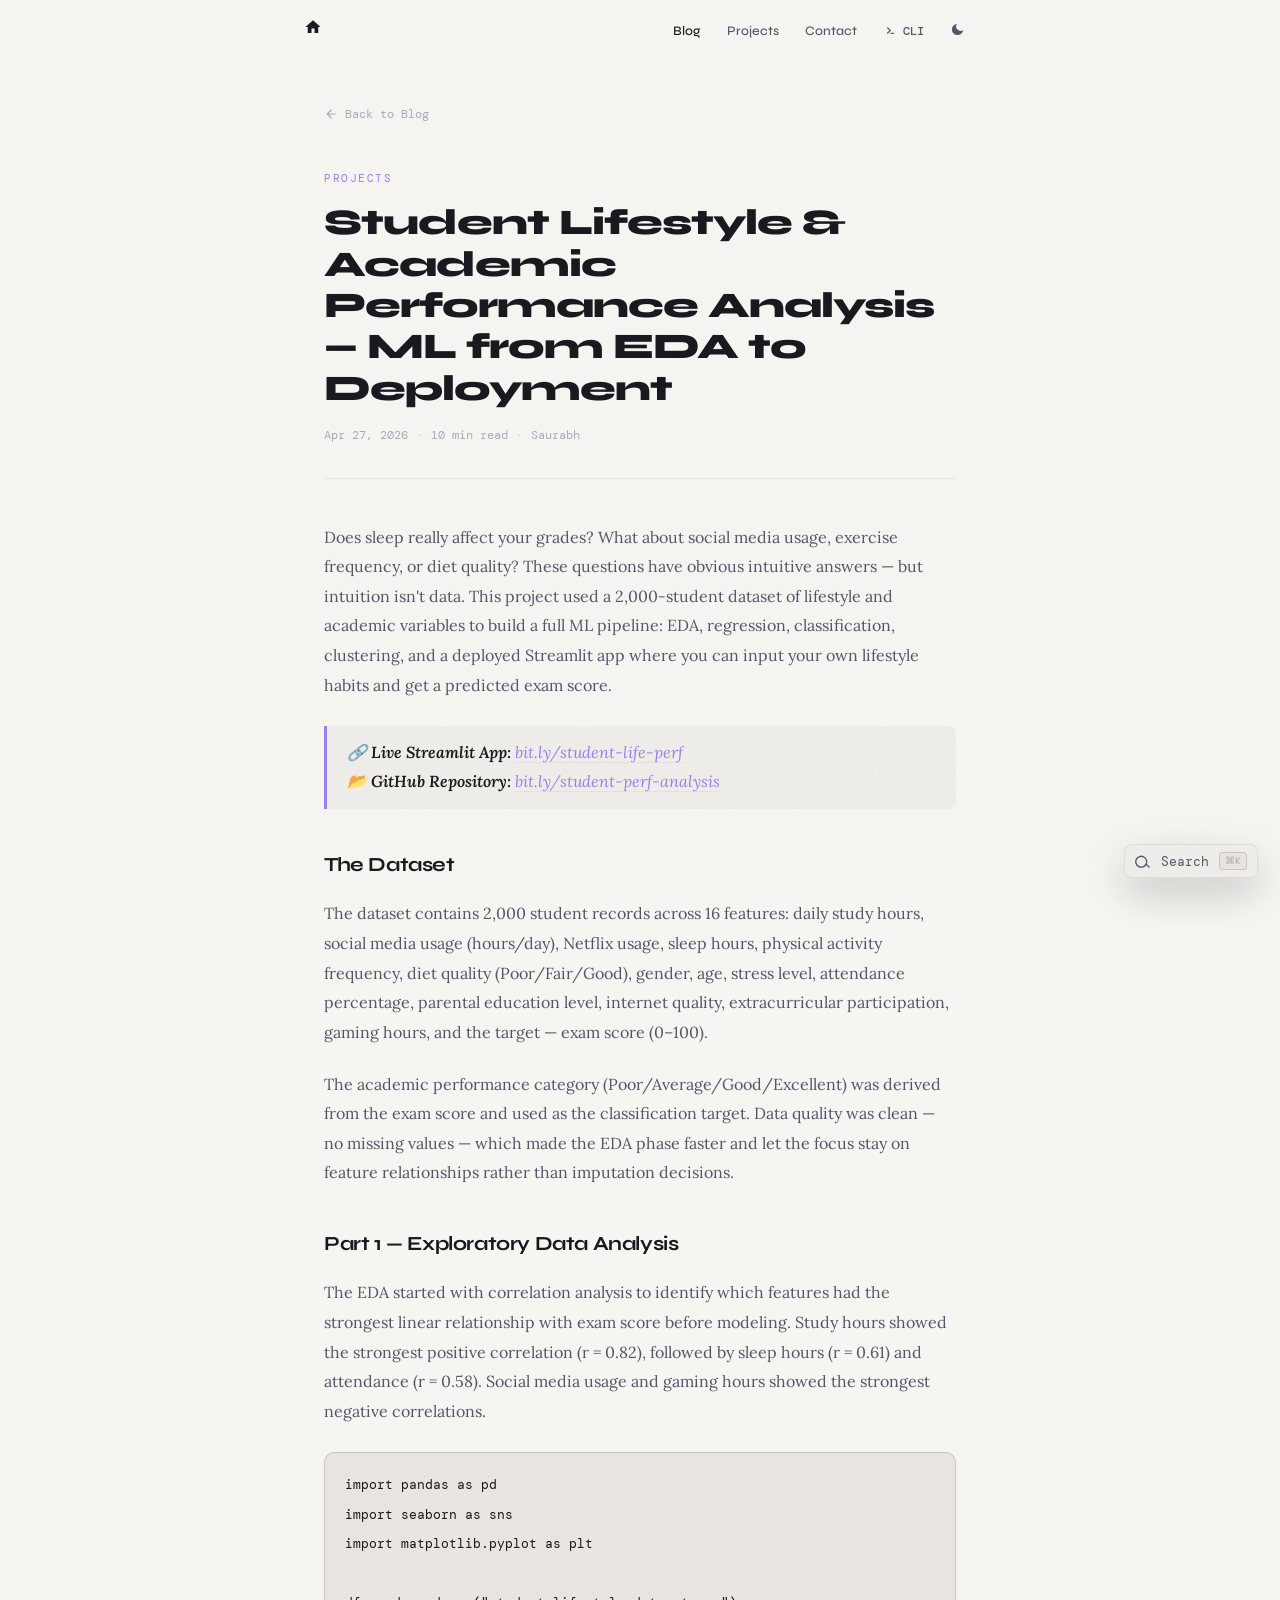
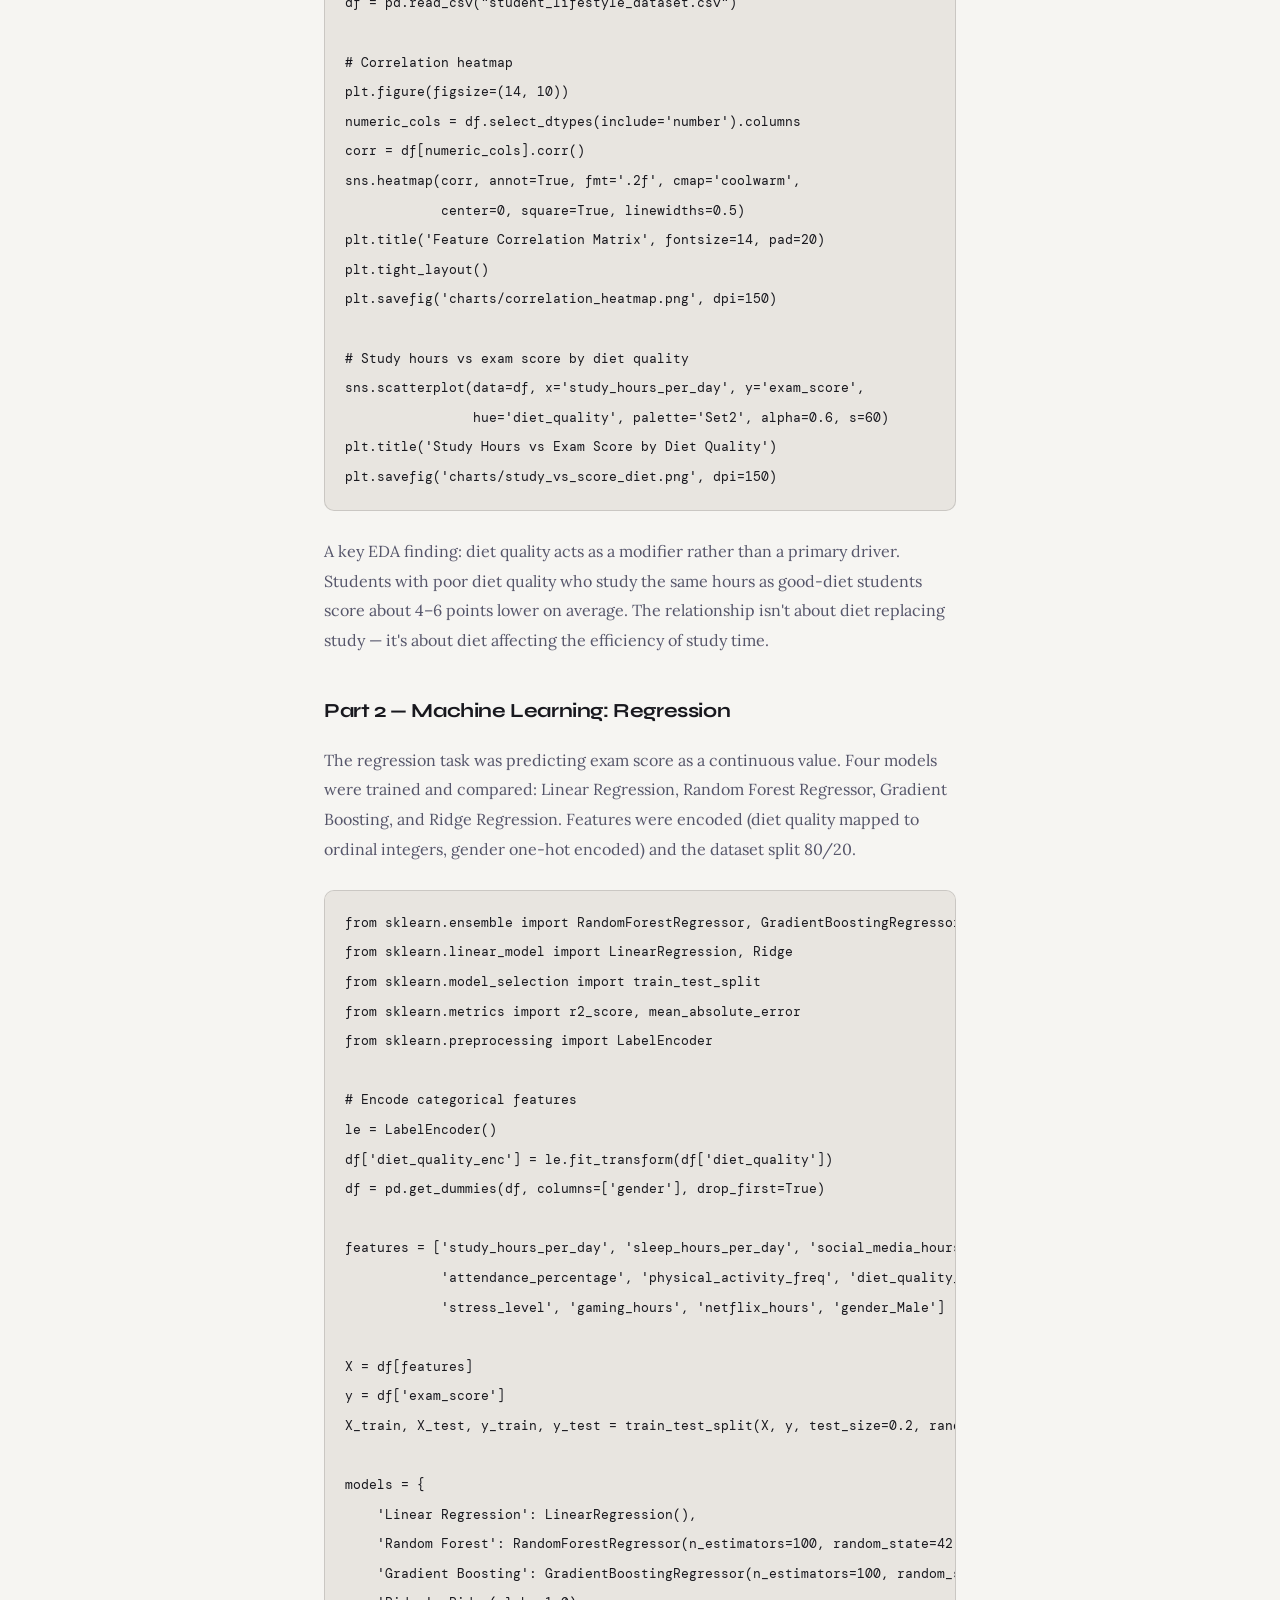
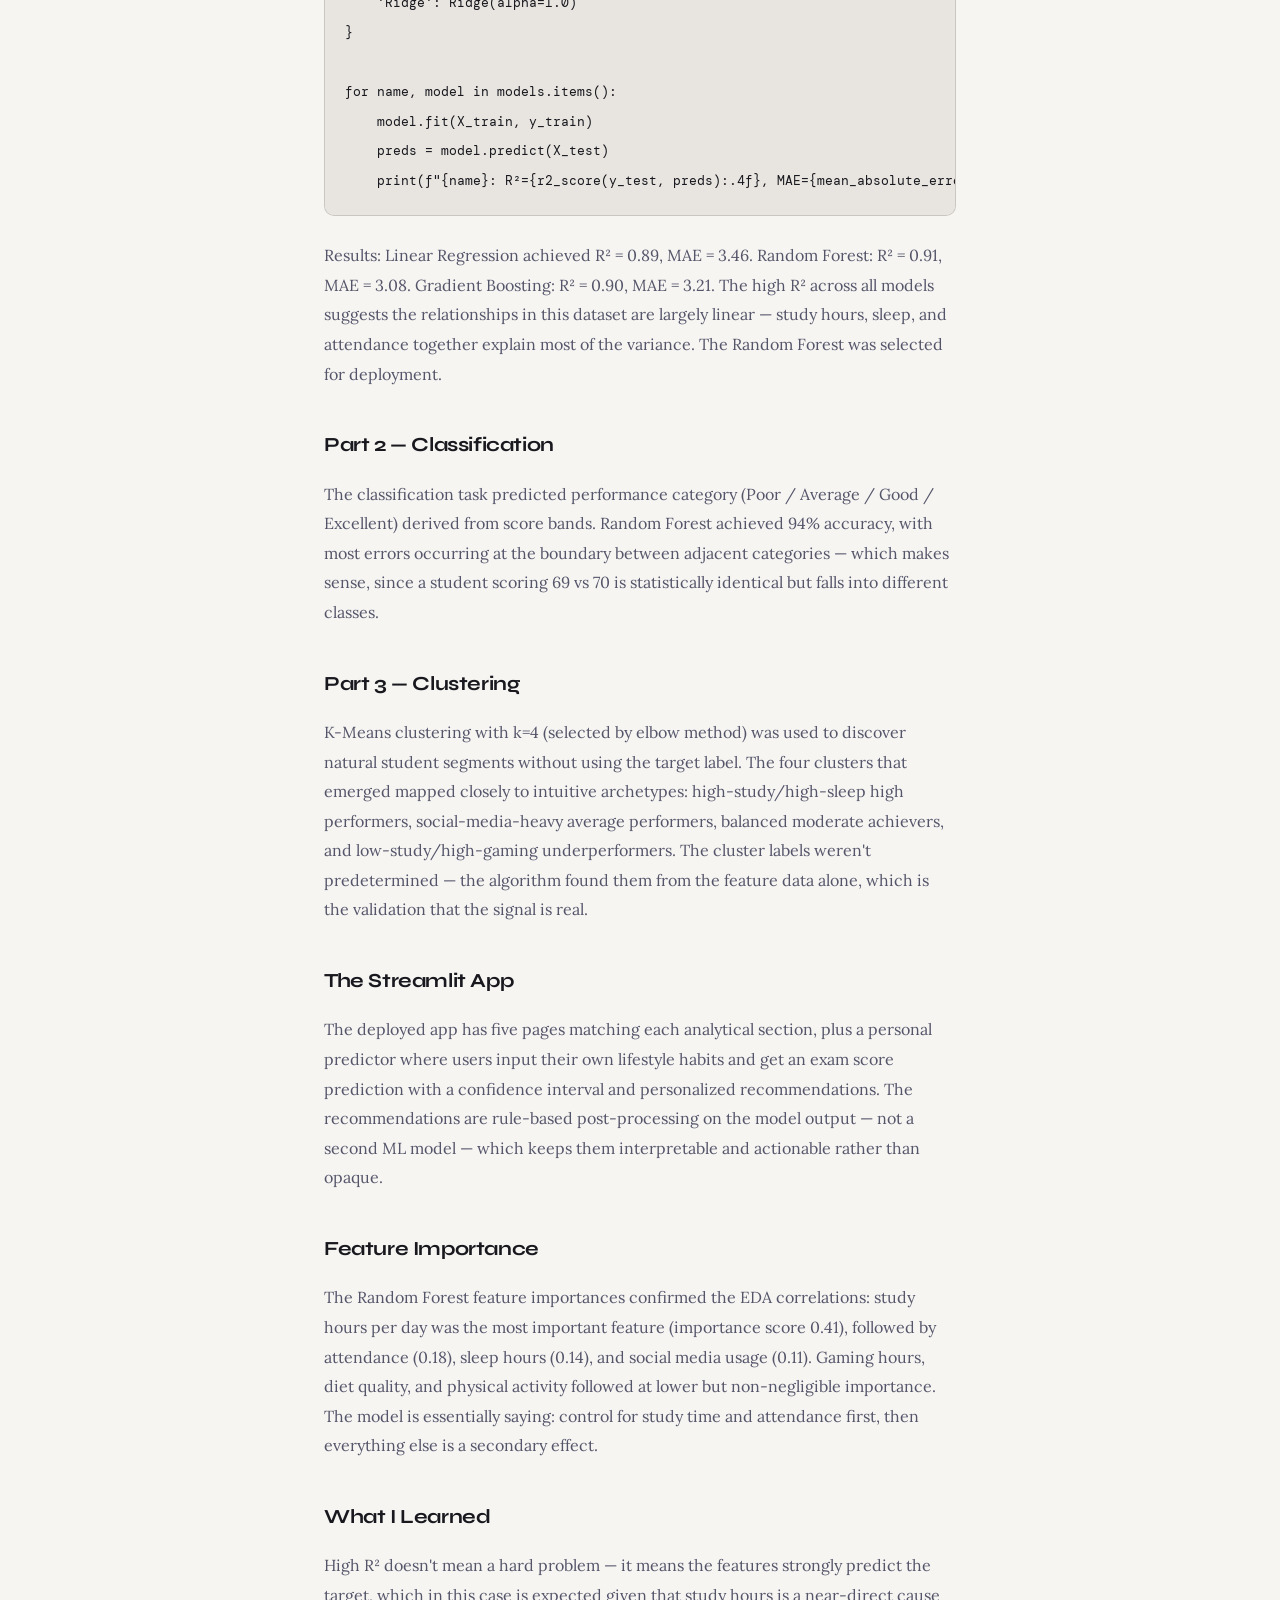
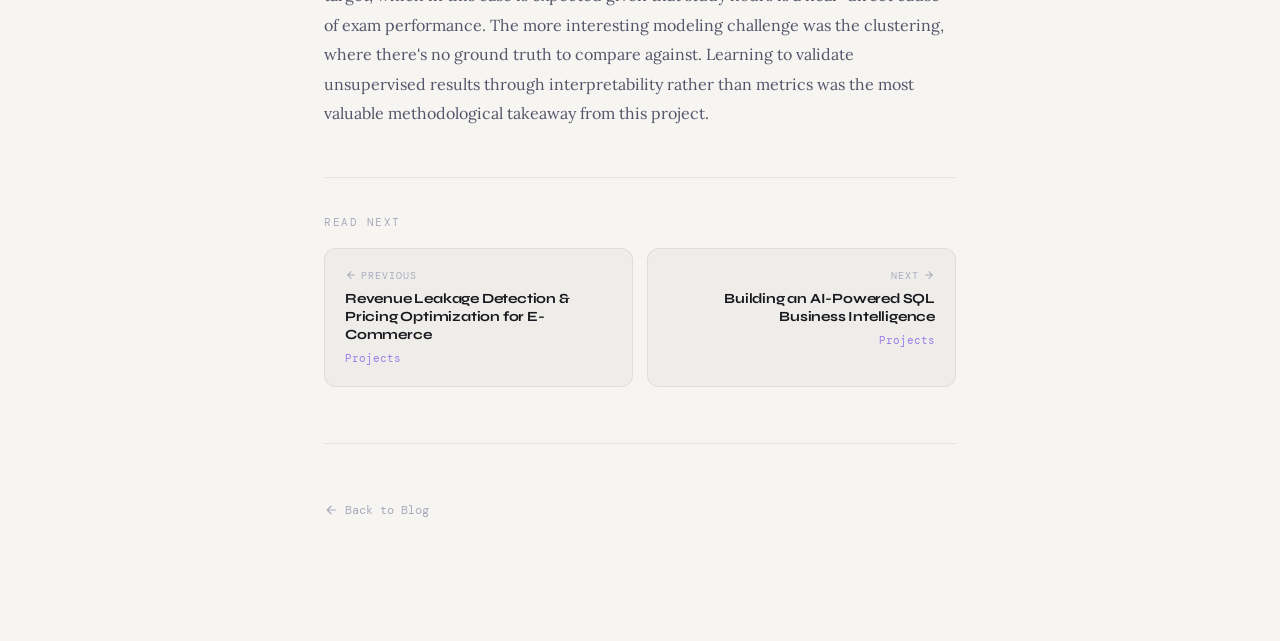
<file: pages/posts/student-lifestyle-analysis.html>
<!DOCTYPE html>
<html lang="en" data-theme="dark">
<head>
  <meta charset="UTF-8" />
  <meta name="viewport" content="width=device-width, initial-scale=1.0" />
  <title>Student Lifestyle & Academic Performance Analysis — Saurabh</title>
  <meta name="description" content="An end-to-end ML project predicting student exam scores and performance categories from lifestyle factors — sleep, diet, exercise, gaming, and social media usage." />
  <link rel="icon" type="image/png" href="../../assets/photo1.png">
  <link rel="preconnect" href="https://fonts.googleapis.com" />
  <link rel="preconnect" href="https://fonts.gstatic.com" crossorigin />
  <link href="https://fonts.googleapis.com/css2?family=Syne:wght@400;500;600;700;800&family=DM+Mono:ital,wght@0,300;0,400;0,500;1,300&family=Lora:ital,wght@0,400;0,500;1,400&display=swap" rel="stylesheet" />
  <link rel="stylesheet" href="../../css/style.css" />
  <link rel="stylesheet" href="../../css/post.css" />
  <script>(function(){const t=localStorage.getItem('theme');if(t)document.documentElement.setAttribute('data-theme',t);})();</script>
</head>
<body>

<!-- TOP NAV -->
<nav class="top-nav" id="top-nav">
  <div class="wrap nav-row">
    <a href="../../index.html" class="nav-logo" title="Home" aria-label="Home">
      <svg width="18" height="18" viewBox="0 0 24 24" fill="currentColor"><path d="M10 20v-6h4v6h5v-8h3L12 3 2 12h3v8z"/></svg>
    </a>
    <button class="nav-btn nav-theme-mobile" onclick="toggleTheme()" title="Toggle theme"><span class="theme-icon"></span></button>
    <button class="nav-toggle" id="nav-toggle" aria-label="Open menu" aria-expanded="false"><span></span></button>
    <div class="nav-right">
      <a href="../blog.html" class="nav-link active">Blog</a>
      <a href="../../index.html#projects" class="nav-link">Projects</a>
      <a href="../../index.html#contact" class="nav-link">Contact</a>
      <a href="../cli.html" class="nav-link" style="font-family:var(--f-mono);font-size:12px">
        <svg width="14" height="14" viewBox="0 0 24 24" fill="currentColor"><path d="m8 5-1.5 1.5L11 11l-4.5 4.5L8 17l6-6z"/><path d="M13 15h6v2h-6z"/></svg>CLI
      </a>
      <button class="nav-search-btn" data-search-trigger title="Search (⌘K)">
        <svg viewBox="0 0 24 24"><path d="M21 21l-4.35-4.35M16.65 16.65A7.5 7.5 0 1 0 2 9.5a7.5 7.5 0 0 0 14.65 7.15z" stroke="currentColor" stroke-width="2" fill="none" stroke-linecap="round"/></svg>
        Search <span class="nav-search-kbd">⌘K</span>
      </button>
      <button class="nav-btn" onclick="toggleTheme()" title="Toggle theme"><span class="theme-icon"></span></button>
    </div>
  </div>
  <div class="mobile-nav-panel" id="mobile-nav-panel" aria-hidden="true">
    <a href="../blog.html" class="nav-link active">Blog</a>
    <a href="../../index.html#projects" class="nav-link">Projects</a>
    <a href="../../index.html#contact" class="nav-link">Contact</a>
    <a href="../cli.html" class="nav-link" style="font-family:var(--f-mono);font-size:12px">CLI</a>
    <button class="nav-search-btn" data-search-trigger>Search <span class="nav-search-kbd">⌘K</span></button>
  </div>
</nav>

<!-- POST CONTENT -->
<main class="post-main">
  <div class="post-wrap">

    <!-- BACK LINK -->
    <a href="../blog.html" class="post-back">
      <svg viewBox="0 0 24 24"><path d="M20 11H7.83l5.59-5.59L12 4l-8 8 8 8 1.41-1.41L7.83 13H20v-2z"/></svg>
      Back to Blog
    </a>

    <!-- POST HEADER -->
    <header class="post-header">
      <span class="post-cat">Projects</span>
      <h1 class="post-title">Student Lifestyle & Academic Performance Analysis — ML from EDA to Deployment</h1>
      <div class="post-meta">
        <span>Apr 27, 2026</span>
        <span class="post-meta-dot">·</span>
        <span>10 min read</span>
        <span class="post-meta-dot">·</span>
        <span>Saurabh</span>
      </div>
    </header>

    <!-- POST BODY -->
    <article class="post-body">

      <p>Does sleep really affect your grades? What about social media usage, exercise frequency, or diet quality? These questions have obvious intuitive answers — but intuition isn't data. This project used a 2,000-student dataset of lifestyle and academic variables to build a full ML pipeline: EDA, regression, classification, clustering, and a deployed Streamlit app where you can input your own lifestyle habits and get a predicted exam score.</p>

      <blockquote>
        <p>
          🔗 <strong>Live Streamlit App:</strong> <a href="https://bit.ly/student-life-perf" target="_blank" rel="noopener">bit.ly/student-life-perf</a><br/>
          📂 <strong>GitHub Repository:</strong> <a href="https://bit.ly/student-perf-analysis" target="_blank" rel="noopener">bit.ly/student-perf-analysis</a>
        </p>
      </blockquote>

      <h2>The Dataset</h2>
      <p>The dataset contains 2,000 student records across 16 features: daily study hours, social media usage (hours/day), Netflix usage, sleep hours, physical activity frequency, diet quality (Poor/Fair/Good), gender, age, stress level, attendance percentage, parental education level, internet quality, extracurricular participation, gaming hours, and the target — exam score (0–100).</p>
      <p>The academic performance category (Poor/Average/Good/Excellent) was derived from the exam score and used as the classification target. Data quality was clean — no missing values — which made the EDA phase faster and let the focus stay on feature relationships rather than imputation decisions.</p>

      <h2>Part 1 — Exploratory Data Analysis</h2>
      <p>The EDA started with correlation analysis to identify which features had the strongest linear relationship with exam score before modeling. Study hours showed the strongest positive correlation (r = 0.82), followed by sleep hours (r = 0.61) and attendance (r = 0.58). Social media usage and gaming hours showed the strongest negative correlations.</p>

      <pre><code>import pandas as pd
import seaborn as sns
import matplotlib.pyplot as plt

df = pd.read_csv("student_lifestyle_dataset.csv")

# Correlation heatmap
plt.figure(figsize=(14, 10))
numeric_cols = df.select_dtypes(include='number').columns
corr = df[numeric_cols].corr()
sns.heatmap(corr, annot=True, fmt='.2f', cmap='coolwarm',
            center=0, square=True, linewidths=0.5)
plt.title('Feature Correlation Matrix', fontsize=14, pad=20)
plt.tight_layout()
plt.savefig('charts/correlation_heatmap.png', dpi=150)

# Study hours vs exam score by diet quality
sns.scatterplot(data=df, x='study_hours_per_day', y='exam_score',
                hue='diet_quality', palette='Set2', alpha=0.6, s=60)
plt.title('Study Hours vs Exam Score by Diet Quality')
plt.savefig('charts/study_vs_score_diet.png', dpi=150)</code></pre>

      <p>A key EDA finding: diet quality acts as a modifier rather than a primary driver. Students with poor diet quality who study the same hours as good-diet students score about 4–6 points lower on average. The relationship isn't about diet replacing study — it's about diet affecting the efficiency of study time.</p>

      <h2>Part 2 — Machine Learning: Regression</h2>
      <p>The regression task was predicting exam score as a continuous value. Four models were trained and compared: Linear Regression, Random Forest Regressor, Gradient Boosting, and Ridge Regression. Features were encoded (diet quality mapped to ordinal integers, gender one-hot encoded) and the dataset split 80/20.</p>

      <pre><code>from sklearn.ensemble import RandomForestRegressor, GradientBoostingRegressor
from sklearn.linear_model import LinearRegression, Ridge
from sklearn.model_selection import train_test_split
from sklearn.metrics import r2_score, mean_absolute_error
from sklearn.preprocessing import LabelEncoder

# Encode categorical features
le = LabelEncoder()
df['diet_quality_enc'] = le.fit_transform(df['diet_quality'])
df = pd.get_dummies(df, columns=['gender'], drop_first=True)

features = ['study_hours_per_day', 'sleep_hours_per_day', 'social_media_hours',
            'attendance_percentage', 'physical_activity_freq', 'diet_quality_enc',
            'stress_level', 'gaming_hours', 'netflix_hours', 'gender_Male']

X = df[features]
y = df['exam_score']
X_train, X_test, y_train, y_test = train_test_split(X, y, test_size=0.2, random_state=42)

models = {
    'Linear Regression': LinearRegression(),
    'Random Forest': RandomForestRegressor(n_estimators=100, random_state=42),
    'Gradient Boosting': GradientBoostingRegressor(n_estimators=100, random_state=42),
    'Ridge': Ridge(alpha=1.0)
}

for name, model in models.items():
    model.fit(X_train, y_train)
    preds = model.predict(X_test)
    print(f"{name}: R²={r2_score(y_test, preds):.4f}, MAE={mean_absolute_error(y_test, preds):.2f}")</code></pre>

      <p>Results: Linear Regression achieved R² = 0.89, MAE = 3.46. Random Forest: R² = 0.91, MAE = 3.08. Gradient Boosting: R² = 0.90, MAE = 3.21. The high R² across all models suggests the relationships in this dataset are largely linear — study hours, sleep, and attendance together explain most of the variance. The Random Forest was selected for deployment.</p>

      <h2>Part 2 — Classification</h2>
      <p>The classification task predicted performance category (Poor / Average / Good / Excellent) derived from score bands. Random Forest achieved 94% accuracy, with most errors occurring at the boundary between adjacent categories — which makes sense, since a student scoring 69 vs 70 is statistically identical but falls into different classes.</p>

      <h2>Part 3 — Clustering</h2>
      <p>K-Means clustering with k=4 (selected by elbow method) was used to discover natural student segments without using the target label. The four clusters that emerged mapped closely to intuitive archetypes: high-study/high-sleep high performers, social-media-heavy average performers, balanced moderate achievers, and low-study/high-gaming underperformers. The cluster labels weren't predetermined — the algorithm found them from the feature data alone, which is the validation that the signal is real.</p>

      <h2>The Streamlit App</h2>
      <p>The deployed app has five pages matching each analytical section, plus a personal predictor where users input their own lifestyle habits and get an exam score prediction with a confidence interval and personalized recommendations. The recommendations are rule-based post-processing on the model output — not a second ML model — which keeps them interpretable and actionable rather than opaque.</p>

      <h2>Feature Importance</h2>
      <p>The Random Forest feature importances confirmed the EDA correlations: study hours per day was the most important feature (importance score 0.41), followed by attendance (0.18), sleep hours (0.14), and social media usage (0.11). Gaming hours, diet quality, and physical activity followed at lower but non-negligible importance. The model is essentially saying: control for study time and attendance first, then everything else is a secondary effect.</p>

      <h2>What I Learned</h2>
      <p>High R² doesn't mean a hard problem — it means the features strongly predict the target, which in this case is expected given that study hours is a near-direct cause of exam performance. The more interesting modeling challenge was the clustering, where there's no ground truth to compare against. Learning to validate unsupervised results through interpretability rather than metrics was the most valuable methodological takeaway from this project.</p>

    </article>

  <!-- READ NEXT -->
    <section class="read-next">
      <p class="read-next-label">Read next</p>
      <div class="read-next-grid">
        <!-- Previous Project -->
        <a href="revenue-leakage-detection.html" class="read-next-card prev">
          <span class="read-next-card-dir">
            <svg viewBox="0 0 24 24"><path d="M20 11H7.83l5.59-5.59L12 4l-8 8 8 8 1.41-1.41L7.83 13H20v-2z"/></svg>
            Previous
          </span>
          <span class="read-next-card-title">Revenue Leakage Detection & Pricing Optimization for E-Commerce</span>
          <span class="read-next-card-cat">Projects</span>
        </a>
        <!-- Next Project -->
        <a href="ai-sql-business-intelligence.html" class="read-next-card next">
          <span class="read-next-card-dir">
            Next
            <svg viewBox="0 0 24 24"><path d="M4 13h12.17l-5.59 5.59L12 20l8-8-8-8-1.41 1.41L16.17 11H4v2z"/></svg>
          </span>
          <span class="read-next-card-title">Building an AI-Powered SQL Business Intelligence</span>
          <span class="read-next-card-cat">Projects</span>
        </a>
      </div>
    </section>

    <!-- POST FOOTER -->
    <div class="post-footer">
      <a href="../blog.html" class="post-back">
        <svg viewBox="0 0 24 24"><path d="M20 11H7.83l5.59-5.59L12 4l-8 8 8 8 1.41-1.41L7.83 13H20v-2z"/></svg>
        Back to Blog
      </a>
    </div>

  </div>
</main>

<!-- BOTTOM DOCK -->
<nav class="dock" id="bottom-dock">
  <button class="dock-btn" onclick="window.location.href='../../index.html'" title="Home">
    <svg viewBox="0 0 24 24"><path d="M10 20v-6h4v6h5v-8h3L12 3 2 12h3v8z"/></svg>
  </button>
  <button class="dock-btn on" onclick="window.location.href='../blog.html'" title="Blog">
    <svg viewBox="0 0 24 24"><path d="M19 3H5c-1.1 0-2 .9-2 2v14c0 1.1.9 2 2 2h14c1.1 0 2-.9 2-2V5c0-1.1-.9-2-2-2zm-5 14H7v-2h7v2zm3-4H7v-2h10v2zm0-4H7V7h10v2z"/></svg>
  </button>
  <button class="dock-btn" onclick="window.location.href='../../index.html#projects'" title="Projects">
    <svg viewBox="0 0 24 24"><path d="M3 3h8v8H3zm10 0h8v8h-8zM3 13h8v8H3zm10 0h8v8h-8z"/></svg>
  </button>
  <div class="dock-sep"></div>
  <button class="dock-btn" onclick="window.location.href='../cli.html'" title="CLI Mode">
    <svg viewBox="0 0 24 24"><path d="m8 5-1.5 1.5L11 11l-4.5 4.5L8 17l6-6zm5 10h6v2h-6z"/></svg>
  </button>
  <button class="dock-btn" onclick="toggleTheme()" title="Toggle theme"><span class="theme-icon"></span></button>
</nav>

<!-- SEARCH SHORTCUT -->
<button class="search-float-btn" data-search-trigger title="Search (⌘K)">
  <svg viewBox="0 0 24 24"><path d="M21 21l-4.35-4.35M16.65 16.65A7.5 7.5 0 1 0 2 9.5a7.5 7.5 0 0 0 14.65 7.15z" stroke="currentColor" stroke-width="2" fill="none" stroke-linecap="round"/></svg>
  Search <span class="search-inp-kbd">⌘K</span>
</button>

<!-- SEARCH MODAL -->
<div class="search-overlay" id="search-overlay">
  <div class="search-box">
    <div class="search-input-row">
      <svg viewBox="0 0 24 24"><path d="M21 21l-4.35-4.35M16.65 16.65A7.5 7.5 0 1 0 2 9.5a7.5 7.5 0 0 0 14.65 7.15z" stroke="currentColor" stroke-width="2" fill="none" stroke-linecap="round"/></svg>
      <input id="search-inp" class="search-inp" type="text" placeholder="Type a command or search..." autocomplete="off" spellcheck="false" />
      <button class="search-close-btn" type="button" aria-label="Close search">×</button>
      <span class="search-inp-kbd">ESC</span>
    </div>
    <div class="search-results" id="search-results"></div>
    <div class="search-footer">
      <span class="search-footer-kbd">↑↓</span> navigate &nbsp;
      <span class="search-footer-kbd">↵</span> select &nbsp;
      <span class="search-footer-kbd">ESC</span> close
    </div>
  </div>
</div>

<!-- SCRIPTS -->
<script src="../../js/main.js"></script>
</body>
</html>
</file>
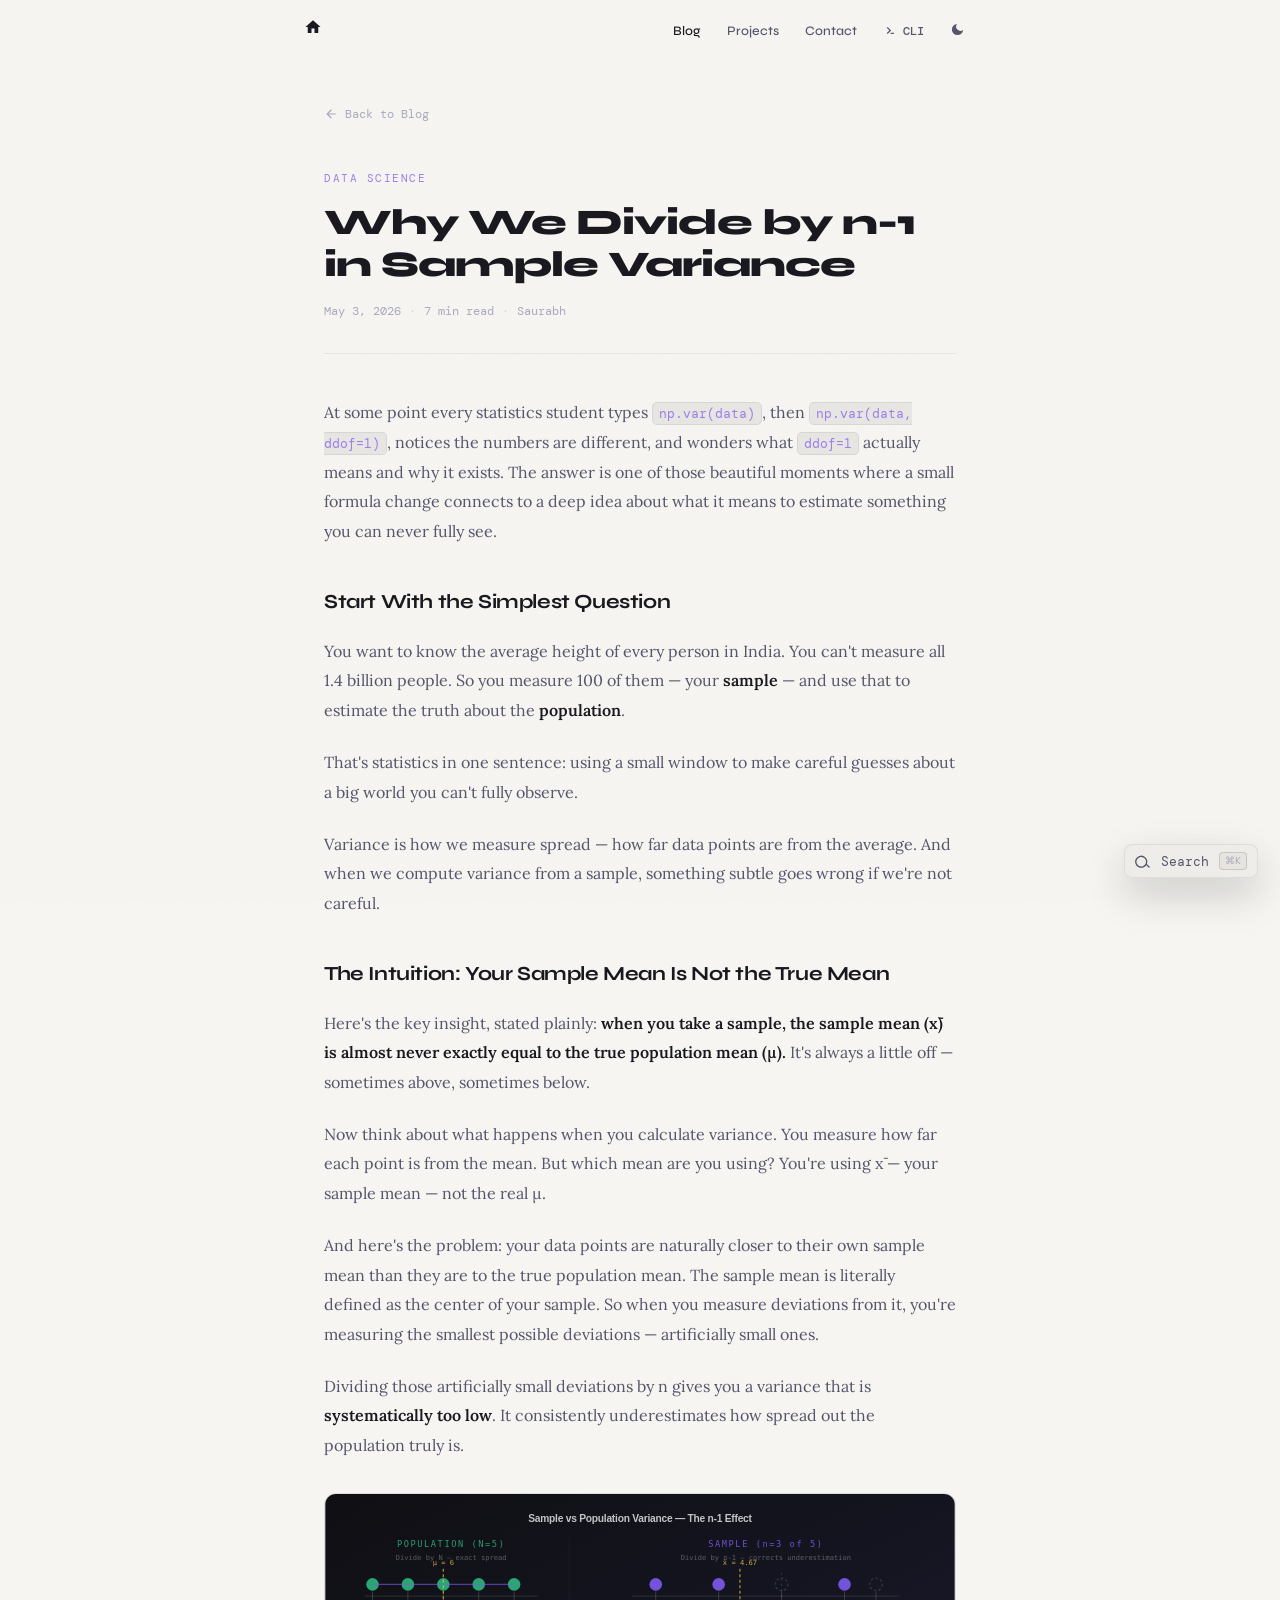
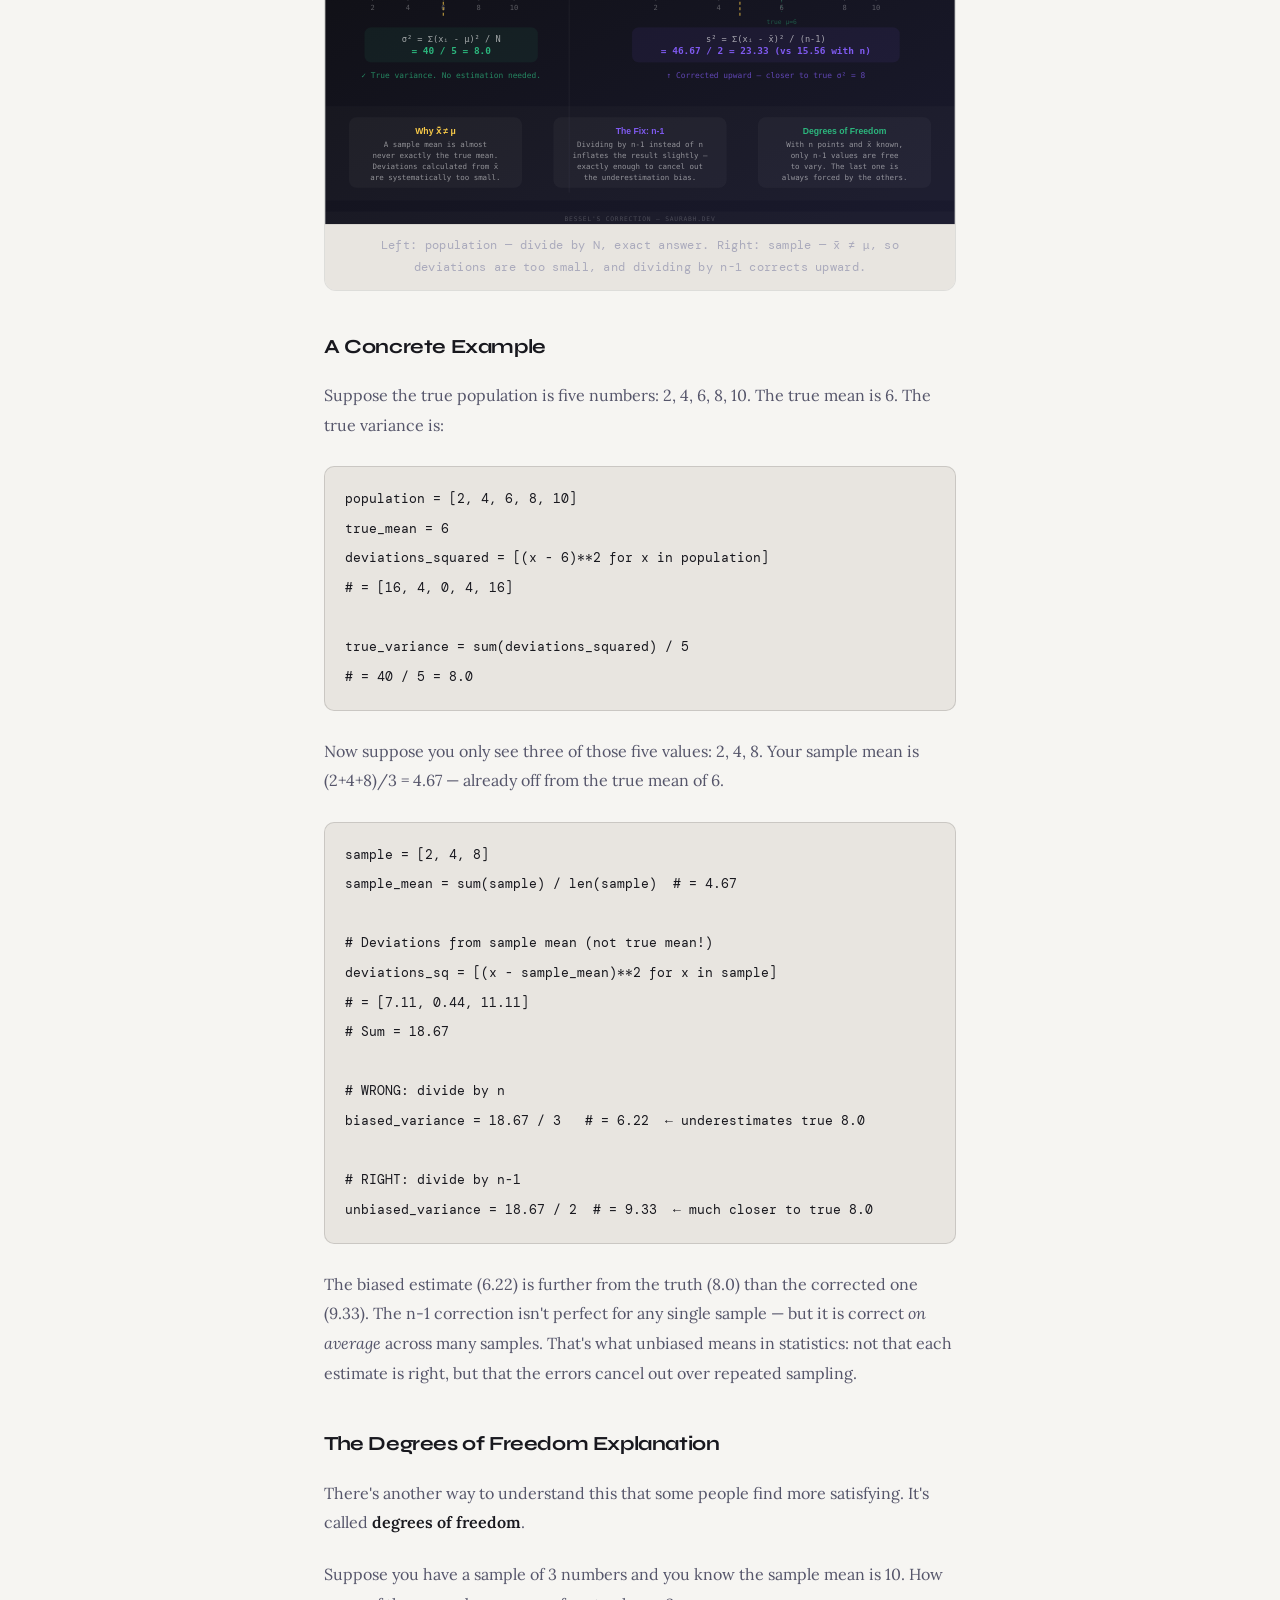
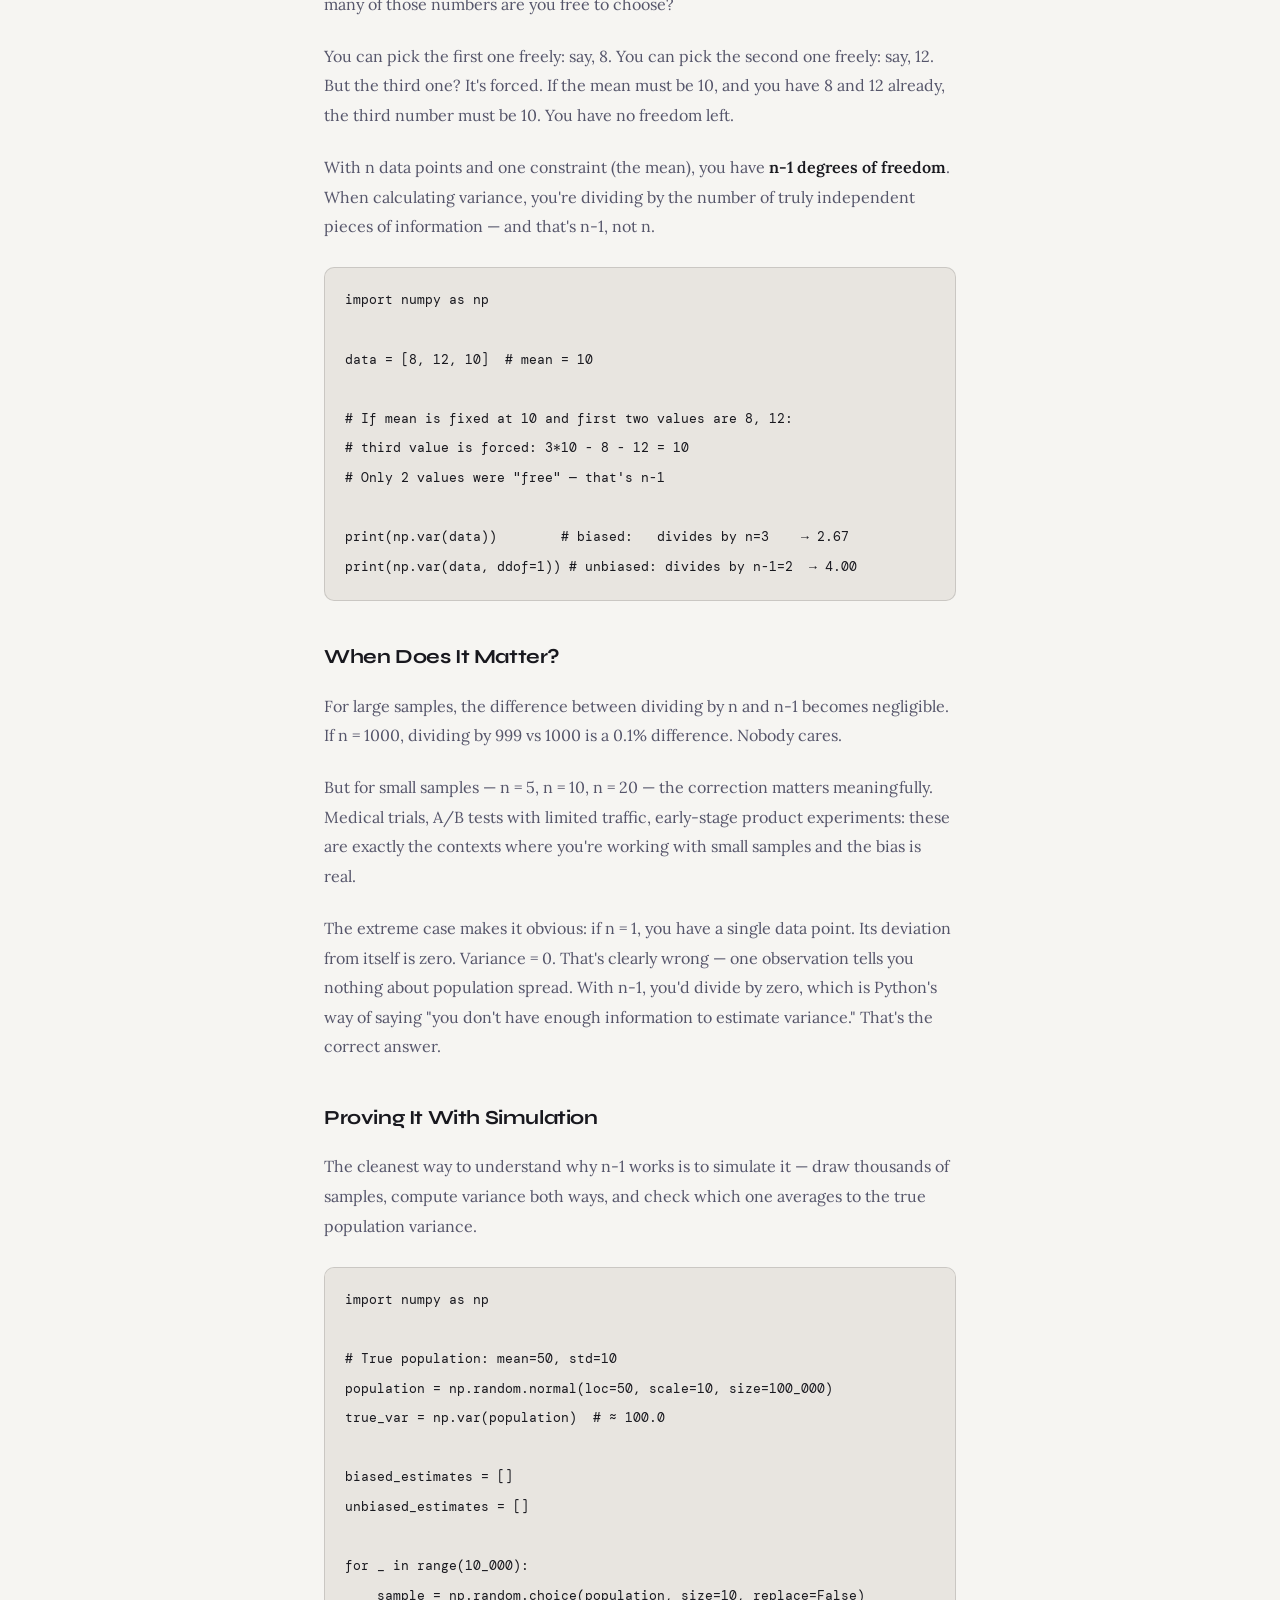
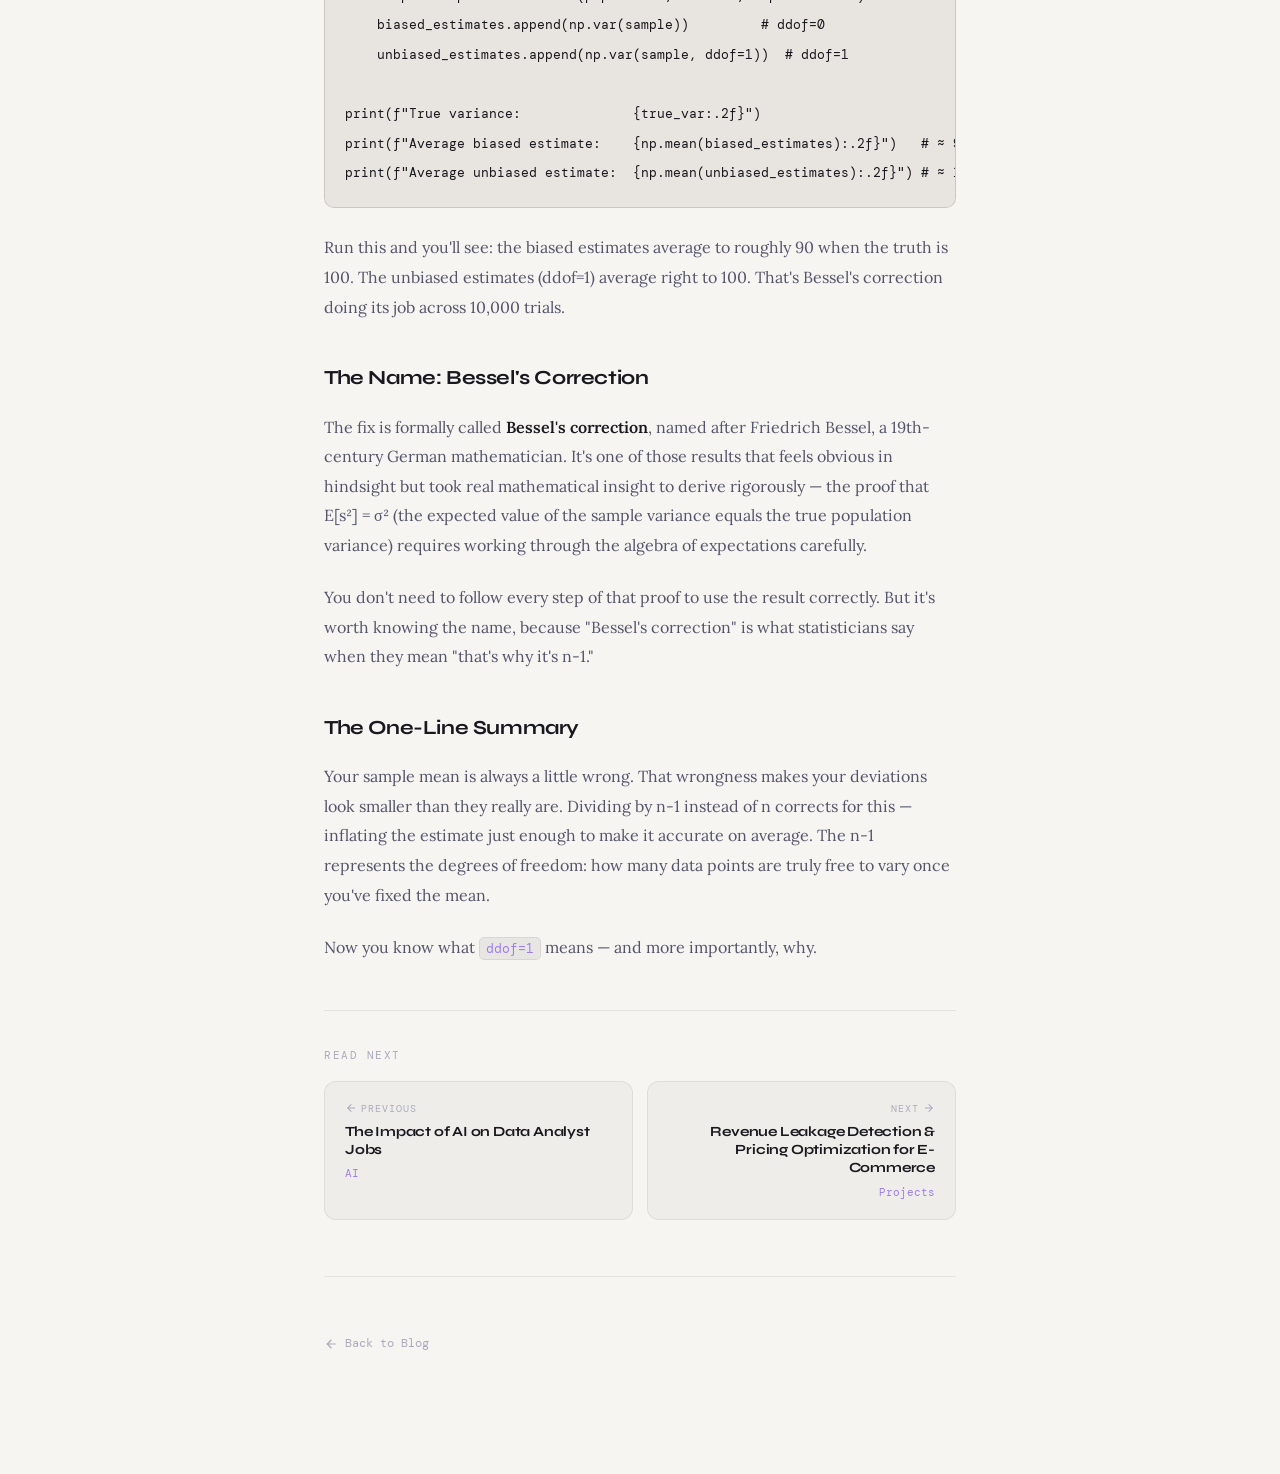
<file: pages/posts/why-n-minus-1-variance.html>
<!DOCTYPE html>
<html lang="en" data-theme="dark">
<head>
  <meta charset="UTF-8" />
  <meta name="viewport" content="width=device-width, initial-scale=1.0" />
  <title>Why We Divide by n-1 in Sample Variance — Saurabh</title>
  <meta name="description" content="An intuitive explanation of Bessel's correction — why dividing by n-1 instead of n gives you a better estimate of population variance from a sample." />
  <link rel="preconnect" href="https://fonts.googleapis.com" />
  <link rel="preconnect" href="https://fonts.gstatic.com" crossorigin />
  <link href="https://fonts.googleapis.com/css2?family=Syne:wght@400;500;600;700;800&family=DM+Mono:ital,wght@0,300;0,400;0,500;1,300&family=Lora:ital,wght@0,400;0,500;1,400&display=swap" rel="stylesheet" />
  <link rel="stylesheet" href="../../css/style.css" />
  <link rel="stylesheet" href="../../css/post.css" />
  <script>(function(){const t=localStorage.getItem('theme');if(t)document.documentElement.setAttribute('data-theme',t);})();</script>
</head>
<body>

<!-- TOP NAV -->
<nav class="top-nav" id="top-nav">
  <div class="wrap nav-row">
    <a href="../../index.html" class="nav-logo" title="Home" aria-label="Home">
      <svg width="18" height="18" viewBox="0 0 24 24" fill="currentColor"><path d="M10 20v-6h4v6h5v-8h3L12 3 2 12h3v8z"/></svg>
    </a>
    <button class="nav-btn nav-theme-mobile" onclick="toggleTheme()" title="Toggle theme"><span class="theme-icon"></span></button>
    <button class="nav-toggle" id="nav-toggle" aria-label="Open menu" aria-expanded="false"><span></span></button>
    <div class="nav-right">
      <a href="../blog.html" class="nav-link active">Blog</a>
      <a href="../../index.html#projects" class="nav-link">Projects</a>
      <a href="../../index.html#contact" class="nav-link">Contact</a>
      <a href="../cli.html" class="nav-link" style="font-family:var(--f-mono);font-size:12px">
        <svg width="14" height="14" viewBox="0 0 24 24" fill="currentColor"><path d="m8 5-1.5 1.5L11 11l-4.5 4.5L8 17l6-6z"/><path d="M13 15h6v2h-6z"/></svg>CLI
      </a>
      <button class="nav-search-btn" data-search-trigger title="Search (⌘K)">
        <svg viewBox="0 0 24 24"><path d="M21 21l-4.35-4.35M16.65 16.65A7.5 7.5 0 1 0 2 9.5a7.5 7.5 0 0 0 14.65 7.15z" stroke="currentColor" stroke-width="2" fill="none" stroke-linecap="round"/></svg>
        Search <span class="nav-search-kbd">⌘K</span>
      </button>
      <button class="nav-btn" onclick="toggleTheme()" title="Toggle theme"><span class="theme-icon"></span></button>
    </div>
  </div>
  <div class="mobile-nav-panel" id="mobile-nav-panel" aria-hidden="true">
    <a href="../blog.html" class="nav-link active">Blog</a>
    <a href="../../index.html#projects" class="nav-link">Projects</a>
    <a href="../../index.html#contact" class="nav-link">Contact</a>
    <a href="../cli.html" class="nav-link" style="font-family:var(--f-mono);font-size:12px">CLI</a>
    <button class="nav-search-btn" data-search-trigger>Search <span class="nav-search-kbd">⌘K</span></button>
  </div>
</nav>

<!-- POST CONTENT -->
<main class="post-main">
  <div class="post-wrap">

    <!-- BACK LINK -->
    <a href="../blog.html" class="post-back">
      <svg viewBox="0 0 24 24"><path d="M20 11H7.83l5.59-5.59L12 4l-8 8 8 8 1.41-1.41L7.83 13H20v-2z"/></svg>
      Back to Blog
    </a>

    <!-- POST HEADER -->
    <header class="post-header">
      <span class="post-cat">Data Science</span>
      <h1 class="post-title">Why We Divide by n-1 in Sample Variance</h1>
      <div class="post-meta">
        <span>May 3, 2026</span>
        <span class="post-meta-dot">·</span>
        <span>7 min read</span>
        <span class="post-meta-dot">·</span>
        <span>Saurabh</span>
      </div>
    </header>

    <!-- POST BODY -->
    <article class="post-body">

      <p>At some point every statistics student types <code>np.var(data)</code>, then <code>np.var(data, ddof=1)</code>, notices the numbers are different, and wonders what <code>ddof=1</code> actually means and why it exists. The answer is one of those beautiful moments where a small formula change connects to a deep idea about what it means to estimate something you can never fully see.</p>

      <h2>Start With the Simplest Question</h2>
      <p>You want to know the average height of every person in India. You can't measure all 1.4 billion people. So you measure 100 of them — your <strong>sample</strong> — and use that to estimate the truth about the <strong>population</strong>.</p>
      <p>That's statistics in one sentence: using a small window to make careful guesses about a big world you can't fully observe.</p>
      <p>Variance is how we measure spread — how far data points are from the average. And when we compute variance from a sample, something subtle goes wrong if we're not careful.</p>

      <h2>The Intuition: Your Sample Mean Is Not the True Mean</h2>
      <p>Here's the key insight, stated plainly: <strong>when you take a sample, the sample mean (x̄) is almost never exactly equal to the true population mean (μ).</strong> It's always a little off — sometimes above, sometimes below.</p>
      <p>Now think about what happens when you calculate variance. You measure how far each point is from the mean. But which mean are you using? You're using x̄ — your sample mean — not the real μ.</p>
      <p>And here's the problem: your data points are naturally closer to their own sample mean than they are to the true population mean. The sample mean is literally defined as the center of your sample. So when you measure deviations from it, you're measuring the smallest possible deviations — artificially small ones.</p>
      <p>Dividing those artificially small deviations by n gives you a variance that is <strong>systematically too low</strong>. It consistently underestimates how spread out the population truly is.</p>

      <figure class="post-img-wrap">
        <img src="../../assets/why-n-minus-1-variance.svg" alt="Diagram comparing population variance calculated with N versus sample variance corrected with n-1, showing how sample deviations from the sample mean are smaller than true deviations from the population mean" class="post-img" />
        <figcaption class="post-img-caption">Left: population — divide by N, exact answer. Right: sample — x̄ ≠ μ, so deviations are too small, and dividing by n-1 corrects upward.</figcaption>
      </figure>

      <h2>A Concrete Example</h2>
      <p>Suppose the true population is five numbers: 2, 4, 6, 8, 10. The true mean is 6. The true variance is:</p>

      <pre><code>population = [2, 4, 6, 8, 10]
true_mean = 6
deviations_squared = [(x - 6)**2 for x in population]
# = [16, 4, 0, 4, 16]

true_variance = sum(deviations_squared) / 5
# = 40 / 5 = 8.0</code></pre>

      <p>Now suppose you only see three of those five values: 2, 4, 8. Your sample mean is (2+4+8)/3 = 4.67 — already off from the true mean of 6.</p>

      <pre><code>sample = [2, 4, 8]
sample_mean = sum(sample) / len(sample)  # = 4.67

# Deviations from sample mean (not true mean!)
deviations_sq = [(x - sample_mean)**2 for x in sample]
# = [7.11, 0.44, 11.11]
# Sum = 18.67

# WRONG: divide by n
biased_variance = 18.67 / 3   # = 6.22  ← underestimates true 8.0

# RIGHT: divide by n-1
unbiased_variance = 18.67 / 2  # = 9.33  ← much closer to true 8.0</code></pre>

      <p>The biased estimate (6.22) is further from the truth (8.0) than the corrected one (9.33). The n-1 correction isn't perfect for any single sample — but it is correct <em>on average</em> across many samples. That's what unbiased means in statistics: not that each estimate is right, but that the errors cancel out over repeated sampling.</p>

      <h2>The Degrees of Freedom Explanation</h2>
      <p>There's another way to understand this that some people find more satisfying. It's called <strong>degrees of freedom</strong>.</p>
      <p>Suppose you have a sample of 3 numbers and you know the sample mean is 10. How many of those numbers are you free to choose?</p>
      <p>You can pick the first one freely: say, 8. You can pick the second one freely: say, 12. But the third one? It's forced. If the mean must be 10, and you have 8 and 12 already, the third number must be 10. You have no freedom left.</p>
      <p>With n data points and one constraint (the mean), you have <strong>n-1 degrees of freedom</strong>. When calculating variance, you're dividing by the number of truly independent pieces of information — and that's n-1, not n.</p>

      <pre><code>import numpy as np

data = [8, 12, 10]  # mean = 10

# If mean is fixed at 10 and first two values are 8, 12:
# third value is forced: 3*10 - 8 - 12 = 10
# Only 2 values were "free" — that's n-1

print(np.var(data))        # biased:   divides by n=3    → 2.67
print(np.var(data, ddof=1)) # unbiased: divides by n-1=2  → 4.00</code></pre>

      <h2>When Does It Matter?</h2>
      <p>For large samples, the difference between dividing by n and n-1 becomes negligible. If n = 1000, dividing by 999 vs 1000 is a 0.1% difference. Nobody cares.</p>
      <p>But for small samples — n = 5, n = 10, n = 20 — the correction matters meaningfully. Medical trials, A/B tests with limited traffic, early-stage product experiments: these are exactly the contexts where you're working with small samples and the bias is real.</p>
      <p>The extreme case makes it obvious: if n = 1, you have a single data point. Its deviation from itself is zero. Variance = 0. That's clearly wrong — one observation tells you nothing about population spread. With n-1, you'd divide by zero, which is Python's way of saying "you don't have enough information to estimate variance." That's the correct answer.</p>

      <h2>Proving It With Simulation</h2>
      <p>The cleanest way to understand why n-1 works is to simulate it — draw thousands of samples, compute variance both ways, and check which one averages to the true population variance.</p>

      <pre><code>import numpy as np

# True population: mean=50, std=10
population = np.random.normal(loc=50, scale=10, size=100_000)
true_var = np.var(population)  # ≈ 100.0

biased_estimates = []
unbiased_estimates = []

for _ in range(10_000):
    sample = np.random.choice(population, size=10, replace=False)
    biased_estimates.append(np.var(sample))         # ddof=0
    unbiased_estimates.append(np.var(sample, ddof=1))  # ddof=1

print(f"True variance:              {true_var:.2f}")
print(f"Average biased estimate:    {np.mean(biased_estimates):.2f}")   # ≈ 90
print(f"Average unbiased estimate:  {np.mean(unbiased_estimates):.2f}") # ≈ 100</code></pre>

      <p>Run this and you'll see: the biased estimates average to roughly 90 when the truth is 100. The unbiased estimates (ddof=1) average right to 100. That's Bessel's correction doing its job across 10,000 trials.</p>

      <h2>The Name: Bessel's Correction</h2>
      <p>The fix is formally called <strong>Bessel's correction</strong>, named after Friedrich Bessel, a 19th-century German mathematician. It's one of those results that feels obvious in hindsight but took real mathematical insight to derive rigorously — the proof that E[s²] = σ² (the expected value of the sample variance equals the true population variance) requires working through the algebra of expectations carefully.</p>
      <p>You don't need to follow every step of that proof to use the result correctly. But it's worth knowing the name, because "Bessel's correction" is what statisticians say when they mean "that's why it's n-1."</p>

      <h2>The One-Line Summary</h2>
      <p>Your sample mean is always a little wrong. That wrongness makes your deviations look smaller than they really are. Dividing by n-1 instead of n corrects for this — inflating the estimate just enough to make it accurate on average. The n-1 represents the degrees of freedom: how many data points are truly free to vary once you've fixed the mean.</p>
      <p>Now you know what <code>ddof=1</code> means — and more importantly, why.</p>

    </article>

    <!-- READ NEXT -->
    <section class="read-next">
      <p class="read-next-label">Read next</p>
      <div class="read-next-grid">
        <!-- Previous Blog Post -->
        <a href="ai-impact-data-analyst-jobs.html" class="read-next-card prev">
          <span class="read-next-card-dir">
            <svg viewBox="0 0 24 24"><path d="M20 11H7.83l5.59-5.59L12 4l-8 8 8 8 1.41-1.41L7.83 13H20v-2z"/></svg>
            Previous
          </span>
          <span class="read-next-card-title">The Impact of AI on Data Analyst Jobs</span>
          <span class="read-next-card-cat">AI</span>
        </a>
        <!-- Next Blog Post -->
        <a href="revenue-leakage-detection.html" class="read-next-card next">
          <span class="read-next-card-dir">
            Next
            <svg viewBox="0 0 24 24"><path d="M4 13h12.17l-5.59 5.59L12 20l8-8-8-8-1.41 1.41L16.17 11H4v2z"/></svg>
          </span>
          <span class="read-next-card-title">Revenue Leakage Detection & Pricing Optimization for E-Commerce</span>
          <span class="read-next-card-cat">Projects</span>
        </a>
      </div>
    </section>

    <!-- POST FOOTER -->
    <div class="post-footer">
      <a href="../blog.html" class="post-back">
        <svg viewBox="0 0 24 24"><path d="M20 11H7.83l5.59-5.59L12 4l-8 8 8 8 1.41-1.41L7.83 13H20v-2z"/></svg>
        Back to Blog
      </a>
    </div>

  </div>
</main>

<!-- BOTTOM DOCK -->
<nav class="dock" id="bottom-dock">
  <button class="dock-btn" onclick="window.location.href='../../index.html'" title="Home">
    <svg viewBox="0 0 24 24"><path d="M10 20v-6h4v6h5v-8h3L12 3 2 12h3v8z"/></svg>
  </button>
  <button class="dock-btn on" onclick="window.location.href='../blog.html'" title="Blog">
    <svg viewBox="0 0 24 24"><path d="M19 3H5c-1.1 0-2 .9-2 2v14c0 1.1.9 2 2 2h14c1.1 0 2-.9 2-2V5c0-1.1-.9-2-2-2zm-5 14H7v-2h7v2zm3-4H7v-2h10v2zm0-4H7V7h10v2z"/></svg>
  </button>
  <button class="dock-btn" onclick="window.location.href='../../index.html#projects'" title="Projects">
    <svg viewBox="0 0 24 24"><path d="M3 3h8v8H3zm10 0h8v8h-8zM3 13h8v8H3zm10 0h8v8h-8z"/></svg>
  </button>
  <div class="dock-sep"></div>
  <button class="dock-btn" onclick="window.location.href='../cli.html'" title="CLI Mode">
    <svg viewBox="0 0 24 24"><path d="m8 5-1.5 1.5L11 11l-4.5 4.5L8 17l6-6zm5 10h6v2h-6z"/></svg>
  </button>
  <button class="dock-btn" onclick="toggleTheme()" title="Toggle theme"><span class="theme-icon"></span></button>
</nav>

<!-- SEARCH SHORTCUT -->
<button class="search-float-btn" data-search-trigger title="Search (⌘K)">
  <svg viewBox="0 0 24 24"><path d="M21 21l-4.35-4.35M16.65 16.65A7.5 7.5 0 1 0 2 9.5a7.5 7.5 0 0 0 14.65 7.15z" stroke="currentColor" stroke-width="2" fill="none" stroke-linecap="round"/></svg>
  Search <span class="search-inp-kbd">⌘K</span>
</button>

<!-- SEARCH MODAL -->
<div class="search-overlay" id="search-overlay">
  <div class="search-box">
    <div class="search-input-row">
      <svg viewBox="0 0 24 24"><path d="M21 21l-4.35-4.35M16.65 16.65A7.5 7.5 0 1 0 2 9.5a7.5 7.5 0 0 0 14.65 7.15z" stroke="currentColor" stroke-width="2" fill="none" stroke-linecap="round"/></svg>
      <input id="search-inp" class="search-inp" type="text" placeholder="Type a command or search..." autocomplete="off" spellcheck="false" />
      <button class="search-close-btn" type="button" aria-label="Close search">×</button>
      <span class="search-inp-kbd">ESC</span>
    </div>
    <div class="search-results" id="search-results"></div>
    <div class="search-footer">
      <span class="search-footer-kbd">↑↓</span> navigate &nbsp;
      <span class="search-footer-kbd">↵</span> select &nbsp;
      <span class="search-footer-kbd">ESC</span> close
    </div>
  </div>
</div>

<!-- SCRIPTS -->
<script src="../../js/main.js"></script>
</body>
</html>
</file>
<file: css/style.css>
/* ================================================
   SAURABH PORTFOLIO — style.css
   ================================================ */

@import url('https://fonts.googleapis.com/css2?family=Syne:wght@400;500;600;700;800&family=DM+Mono:ital,wght@0,300;0,400;0,500;1,300&family=Lora:ital,wght@0,400;0,500;1,400&display=swap');

/* ── TOKENS ── */
:root {
  --bg:          #0c0c0f;
  --bg2:         #111115;
  --bg3:         #18181e;
  --bg4:         #202028;
  --surface:     rgba(255,255,255,0.035);
  --surface2:    rgba(255,255,255,0.07);
  --border:      rgba(255,255,255,0.07);
  --border2:     rgba(255,255,255,0.13);
  --text:        #ededf2;
  --text2:       #8888a0;
  --text3:       #44445a;
  --accent:      #9d7dea;
  --accent-glow: rgba(157,125,234,0.18);
  --green:       #4ade80;
  --yellow:      #fbbf24;
  --red:         #f87171;
  --radius:      12px;
  --shadow:      0 8px 40px rgba(0,0,0,0.55);
  --f-head:      'Syne', sans-serif;
  --f-body:      'Lora', serif;
  --f-mono:      'DM Mono', monospace;
  --ease:        cubic-bezier(0.4,0,0.2,1);
}

[data-theme="light"] {
  --bg:       #f6f5f2;
  --bg2:      #efede9;
  --bg3:      #e8e5e0;
  --bg4:      #e0ddd7;
  --surface:  rgba(0,0,0,0.03);
  --surface2: rgba(0,0,0,0.06);
  --border:   rgba(0,0,0,0.07);
  --border2:  rgba(0,0,0,0.13);
  --text:     #18181e;
  --text2:    #55556a;
  --text3:    #aaaabc;
  --shadow:   0 8px 40px rgba(0,0,0,0.1);
  --accent-glow: rgba(157,125,234,0.12);
}

/* ── BASE ── */
*,*::before,*::after{box-sizing:border-box;margin:0;padding:0}
html{scroll-behavior:smooth}
body{
  font-family:var(--f-body);
  background:var(--bg);
  color:var(--text);
  line-height:1.7;
  font-size:15px;
  transition:background .35s var(--ease),color .35s var(--ease);
  overflow-x:hidden;
  min-height:100vh;
}
a{color:inherit;text-decoration:none}
img{max-width:100%;display:block}
button{cursor:pointer;font-family:inherit}

/* subtle grain */
body::after{
  content:'';position:fixed;inset:0;
  background-image:url("data:image/svg+xml,%3Csvg xmlns='http://www.w3.org/2000/svg' width='300' height='300'%3E%3Cfilter id='n'%3E%3CfeTurbulence type='fractalNoise' baseFrequency='0.75' numOctaves='4' stitchTiles='stitch'/%3E%3C/filter%3E%3Crect width='300' height='300' filter='url(%23n)' opacity='1'/%3E%3C/svg%3E");
  opacity:.022;pointer-events:none;z-index:9999;
}

/* ── LAYOUT ── */
.wrap{max-width:720px;margin:0 auto;padding:0 24px}

/* ── TOP NAV ── */
.top-nav{
  position:fixed;top:0;left:0;right:0;z-index:500;
  padding:14px 0;
  transition:background .3s,border-color .3s,transform .3s,opacity .3s;
  border-bottom:1px solid transparent;
}
.top-nav.scrolled{
  background:rgba(12,12,15,.85);
  border-bottom-color:var(--border);
  backdrop-filter:blur(20px);
  -webkit-backdrop-filter:blur(20px);
}
.top-nav.hidden{
  transform:translateY(-100%);
  opacity:0;
  pointer-events:none;
}
[data-theme="light"] .top-nav.scrolled{background:rgba(246,245,242,.85)}
.nav-row{display:flex;align-items:center;justify-content:space-between}
.nav-logo{
  font-family:var(--f-head);font-size:14px;font-weight:700;
  color:var(--text);letter-spacing:-.3px;
}
.nav-right{display:flex;align-items:center;gap:4px}
.nav-toggle{display:none;align-items:center;justify-content:center;width:40px;height:40px;border:1px solid var(--border);border-radius:14px;background:var(--surface);color:var(--text2);cursor:pointer;transition:all .2s}
.nav-toggle:hover{background:var(--surface2);color:var(--text)}
.nav-toggle span{position:relative;width:18px;height:2px;background:currentColor;border-radius:2px}
.nav-toggle span::before,.nav-toggle span::after{content:'';position:absolute;left:0;width:18px;height:2px;background:currentColor;border-radius:2px}
.nav-toggle span::before{top:-6px}
.nav-toggle span::after{bottom:-6px}
.mobile-nav-panel{display:none;}
.nav-link,.nav-btn{
  font-family:var(--f-head);font-size:13px;font-weight:500;
  color:var(--text2);padding:6px 11px;border-radius:8px;
  border:none;background:transparent;
  transition:color .2s,background .2s;
  display:flex;align-items:center;gap:6px;
  text-decoration:none;
}
.nav-theme-mobile.nav-btn{display:none}
.nav-link:hover,.nav-btn:hover{color:var(--text);background:var(--surface2)}
.nav-link.active{color:var(--text)}
.nav-btn svg{width:15px;height:15px;fill:currentColor}

/* ── SEARCH BUTTON IN NAV ── */
.nav-search-btn{
  display:none;align-items:center;gap:7px;
  font-family:var(--f-mono);font-size:11.5px;
  color:var(--text3);padding:5px 10px;border-radius:8px;
  border:1px solid var(--border);background:var(--surface);
  cursor:pointer;transition:all .2s;
}
.nav-search-btn:hover{color:var(--text2);border-color:var(--border2);background:var(--surface2)}
.nav-search-btn svg{width:13px;height:13px;fill:currentColor;flex-shrink:0}
.nav-search-kbd{
  font-family:var(--f-mono);font-size:10px;
  color:var(--text3);background:var(--bg3);
  border:1px solid var(--border2);border-radius:4px;
  padding:1px 5px;line-height:1.4;
}
.search-close-btn{
  background:transparent;border:none;color:var(--text3);
  font-size:18px;width:30px;height:30px;
  display:flex;align-items:center;justify-content:center;
  border-radius:10px;cursor:pointer;transition:color .2s,background .2s;
}
.search-close-btn:hover{color:var(--text);background:var(--surface2)}

.search-float-btn{
  position:fixed;right:22px;bottom:22px;
  z-index:910;
  display:flex;align-items:center;gap:10px;
  padding:7px 10px;
  border-radius:8px;
  border:1px solid var(--border);
  background:var(--surface);
  color:var(--text2);
  font-family:var(--f-mono);
  font-size:13px;
  transition:transform .2s,background .2s,color .2s,box-shadow .2s;
  box-shadow:0 16px 40px rgba(0,0,0,.18);
}
.search-float-btn:hover{
  background:var(--surface2);
  color:var(--text);
  transform:translateY(-2px);
}
.search-float-btn svg{width:16px;height:16px;fill:currentColor;flex-shrink:0}
.search-float-btn .search-inp-kbd{
  font-family:var(--f-mono);font-size:10px;
  color:var(--text3);background:var(--bg3);
  border:1px solid var(--border2);border-radius:4px;
  padding:1px 5px;line-height:1.4;
}

/* ── BOTTOM DOCK ── */
.dock{
  position:fixed;bottom:24px;left:50%;
  transform:translateX(-50%) translateY(80px);
  z-index:600;
  background:var(--bg3);
  border:1px solid var(--border2);
  border-radius:100px;
  padding:8px 16px;
  display:flex;align-items:center;gap:2px;
  backdrop-filter:blur(24px);-webkit-backdrop-filter:blur(24px);
  box-shadow:var(--shadow);
  opacity:0;
  transition:transform .45s cubic-bezier(.34,1.56,.64,1), opacity .3s;
}
.dock.show{transform:translateX(-50%) translateY(0);opacity:1}
.dock-btn{
  width:34px;height:34px;border-radius:50%;
  background:transparent;border:none;
  color:var(--text2);
  display:flex;align-items:center;justify-content:center;
  transition:background .2s,color .2s,transform .2s;
  font-size:16px;position:relative;
}
.dock-btn:hover{background:var(--surface2);color:var(--text);transform:translateY(-3px)}
.dock-btn.on{color:var(--accent)}
.dock-btn svg{width:16px;height:16px;fill:currentColor}
.dock-sep{width:1px;height:18px;background:var(--border);margin:0 4px;flex-shrink:0}

/* ── PROFILE FLIP CARD ── */
.flip-wrap{
  position:relative;width:86px;height:86px;
  flex-shrink:0;perspective:700px;
}
.flip-inner{
  width:100%;height:100%;
  transform-style:preserve-3d;
  transition:transform .65s cubic-bezier(.4,0,.2,1);
}
.flip-wrap:hover .flip-inner{transform:rotateY(180deg)}
.flip-front,.flip-back{
  position:absolute;inset:0;border-radius:50%;
  overflow:hidden;backface-visibility:hidden;
  -webkit-backface-visibility:hidden;
  border:2px solid var(--border2);
}
.flip-back{
  transform:rotateY(180deg);
  border-color:var(--accent);
  box-shadow:0 0 0 3px var(--accent-glow);
}
.flip-front img,.flip-back img{width:100%;height:100%;object-fit:cover}

/* placeholder avatar */
.avatar-placeholder{
  width:100%;height:100%;
  background:var(--bg4);
  display:flex;align-items:center;justify-content:center;
  font-size:26px;
  user-select:none;
}

/* ── HERO ── */
.hero{padding:108px 0 56px}
.hero-top{
  display:flex;align-items:flex-start;
  justify-content:space-between;gap:20px;
  margin-bottom:28px;
}
.hero-h1{
  font-family:var(--f-head);
  font-size:clamp(34px,6vw,50px);
  font-weight:800;line-height:1.08;
  letter-spacing:-1.5px;color:var(--text);
  margin-bottom:6px;
}
.hero-tag{
  font-family:var(--f-mono);font-size:12px;
  color:var(--text3);letter-spacing:.5px;margin-bottom:18px;
}
.hero-bio{font-size:15px;color:var(--text2);max-width:440px;line-height:1.78}
.hero-bio a{
  color:var(--text);
  border-bottom:1px solid var(--border2);
  transition:border-color .2s,color .2s;
}
.hero-bio a:hover{color:var(--accent);border-color:var(--accent)}
.hero-actions{
  display:flex;align-items:center;gap:10px;
  flex-wrap:wrap;margin-top:24px;
}

/* ── SOCIAL ROW ── */
.social-row{display:flex;align-items:center;gap:7px;margin-top:20px}
.soc-link{
  width:30px;height:30px;border-radius:8px;
  border:1px solid var(--border);background:var(--surface);
  display:flex;align-items:center;justify-content:center;
  color:var(--text2);transition:all .2s;
}
.soc-link:hover{
  background:var(--bg3);border-color:var(--border2);
  color:var(--text);transform:translateY(-2px);
}
.soc-link svg{width:13px;height:13px;fill:currentColor}

/* ── SECTION META ── */
.sec-label{
  font-family:var(--f-mono);font-size:10px;
  letter-spacing:2px;text-transform:uppercase;
  color:var(--text3);margin-bottom:10px;
}
.sec-title{
  font-family:var(--f-head);font-size:20px;font-weight:700;
  color:var(--text);letter-spacing:-.4px;margin-bottom:20px;
}
.sec-divider{height:1px;background:var(--border);margin:56px 0}

/* ── SKILLS ── */
.skills-wrap{display:flex;flex-wrap:wrap;gap:7px}
.skill-pill{
  display:flex;align-items:center;gap:7px;
  padding:6px 13px;
  background:var(--surface);border:1px solid var(--border);
  border-radius:100px;
  font-family:var(--f-head);font-size:12.5px;font-weight:500;
  color:var(--text2);transition:all .2s;
}
.skill-pill:hover{
  background:var(--bg3);border-color:var(--border2);
  color:var(--text);transform:translateY(-1px);
}
.skill-pill .si{font-size:14px;line-height:1}

/* ── WORK LIST ── */
.work-list{display:flex;flex-direction:column;gap:0}
.work-item{
  display:flex;align-items:center;
  justify-content:space-between;
  padding:15px 14px;border-radius:var(--radius);
  border:1px solid transparent;
  transition:all .2s;gap:14px;
}
.work-item:hover{background:var(--surface);border-color:var(--border)}
.work-l{display:flex;align-items:center;gap:13px}
.work-logo{
  width:38px;height:38px;border-radius:10px;
  background:var(--bg3);border:1px solid var(--border);
  display:flex;align-items:center;justify-content:center;
  font-size:17px;flex-shrink:0;
}
.work-company{
  font-family:var(--f-head);font-size:14px;font-weight:600;
  color:var(--text);display:flex;align-items:center;gap:7px;margin-bottom:2px;
}
.work-role{font-family:var(--f-mono);font-size:12px;color:var(--text2)}
.work-date{
  font-family:var(--f-mono);font-size:11.5px;
  color:var(--text3);white-space:nowrap;flex-shrink:0;
}
.tag-pill{
  font-family:var(--f-mono);font-size:10px;
  padding:2px 7px;border-radius:4px;
  background:var(--bg3);border:1px solid var(--border2);
  color:var(--text3);
}

/* ── PROJECTS ── */
.proj-grid{display:grid;grid-template-columns:1fr 1fr;gap:10px}
.proj-card{
  background:var(--surface);border:1px solid var(--border);
  border-radius:var(--radius);padding:18px;
  display:flex;flex-direction:column;gap:9px;
  transition:all .25s;
}
.proj-card:hover{
  background:var(--bg3);border-color:var(--border2);
  transform:translateY(-2px);box-shadow:var(--shadow);
}
.proj-top{display:flex;align-items:flex-start;justify-content:space-between}
.proj-icon{
  width:34px;height:34px;border-radius:9px;
  background:var(--bg4);border:1px solid var(--border);
  display:flex;align-items:center;justify-content:center;font-size:17px;
}
.proj-links{display:flex;gap:5px}
.proj-link{
  width:26px;height:26px;border-radius:7px;
  background:var(--surface);border:1px solid var(--border);
  display:flex;align-items:center;justify-content:center;
  color:var(--text2);transition:all .2s;
}
.proj-link:hover{color:var(--text);border-color:var(--border2);background:var(--bg4)}
.proj-link svg{width:12px;height:12px;fill:currentColor}
.proj-name{
  font-family:var(--f-head);font-size:14.5px;font-weight:600;color:var(--text)
}
.proj-desc{font-size:13px;color:var(--text2);line-height:1.6}
.proj-tags{display:flex;flex-wrap:wrap;gap:5px;margin-top:auto}
.proj-tag{
  font-family:var(--f-mono);font-size:10.5px;
  padding:2px 7px;background:var(--bg4);
  border:1px solid var(--border);border-radius:4px;color:var(--text3);
}

/* ── EDUCATION ── */
.edu-list{display:flex;flex-direction:column;gap:0}
.edu-item{
  display:flex;align-items:center;
  justify-content:space-between;
  padding:14px 14px;border-radius:var(--radius);
  border:1px solid transparent;transition:all .2s;gap:14px;
}
.edu-item:hover{background:var(--surface);border-color:var(--border)}
.edu-l{display:flex;align-items:center;gap:12px}
.edu-logo{
  width:34px;height:34px;border-radius:9px;
  background:var(--bg3);border:1px solid var(--border);
  display:flex;align-items:center;justify-content:center;font-size:16px;
  flex-shrink:0;
}
.edu-school{
  font-family:var(--f-head);font-size:14px;font-weight:600;
  color:var(--text);margin-bottom:2px;
}
.edu-degree{font-family:var(--f-mono);font-size:12px;color:var(--text2)}
.edu-date{
  font-family:var(--f-mono);font-size:11.5px;
  color:var(--text3);white-space:nowrap;flex-shrink:0;
}

/* ── CONTACT ── */
.contact-section{padding:20px 0 60px;text-align:center}
.contact-label{
  font-family:var(--f-mono);font-size:10px;
  letter-spacing:2px;text-transform:uppercase;
  color:var(--text3);margin-bottom:14px;
}
.contact-h{
  font-family:var(--f-head);
  font-size:clamp(26px,5vw,38px);
  font-weight:800;color:var(--text);
  letter-spacing:-1px;margin-bottom:22px;line-height:1.1;
}
.cta-btn{
  display:inline-flex;align-items:center;gap:8px;
  background:var(--text);color:var(--bg);
  font-family:var(--f-head);font-size:14px;font-weight:700;
  padding:11px 24px;border-radius:100px;
  border:none;transition:all .2s;text-decoration:none;
}
.cta-btn:hover{transform:translateY(-2px);box-shadow:0 8px 28px rgba(0,0,0,.3)}

/* ── FOOTER ── */
footer{border-top:1px solid var(--border);padding:40px 0;margin-top:40px}
.footer-row{
  display:flex;align-items:flex-start;
  justify-content:space-between;gap:28px;flex-wrap:wrap;
}
.footer-brand .brand-name{
  font-family:var(--f-head);font-size:15px;font-weight:700;
  color:var(--text);margin-bottom:4px;
}
.footer-brand p{font-size:12.5px;color:var(--text3);max-width:200px;line-height:1.5}
.footer-col h4{
  font-family:var(--f-head);font-size:11px;font-weight:600;
  color:var(--text3);text-transform:uppercase;letter-spacing:1px;margin-bottom:10px;
}
.footer-col ul{list-style:none;display:flex;flex-direction:column;gap:7px}
.footer-col ul a{font-size:13px;color:var(--text2);transition:color .2s}
.footer-col ul a:hover{color:var(--text)}
.footer-bottom{
  border-top:1px solid var(--border);margin-top:28px;padding-top:18px;
  display:flex;align-items:center;justify-content:space-between;
  font-family:var(--f-mono);font-size:11px;color:var(--text3);
}
.visitor{color:var(--accent)}

/* ── ANIMATIONS ── */
@keyframes fadeUp{from{opacity:0;transform:translateY(18px)}to{opacity:1;transform:none}}
@keyframes blink{0%,100%{opacity:1}50%{opacity:0}}
.cursor{display:inline-block;width:2px;height:.9em;background:var(--text);vertical-align:middle;margin-left:1px;animation:blink 1s infinite}
.reveal{opacity:0;transform:translateY(20px);transition:opacity .6s var(--ease),transform .6s var(--ease)}
.reveal.in{opacity:1;transform:none}
.stagger-1{transition-delay:.05s}.stagger-2{transition-delay:.12s}
.stagger-3{transition-delay:.18s}.stagger-4{transition-delay:.25s}

/* ── BLOG PAGE ── */
.blog-hero{padding:108px 0 36px}
.blog-filters{display:flex;gap:7px;flex-wrap:wrap;margin-bottom:28px}
.filt-btn{
  font-family:var(--f-head);font-size:12px;font-weight:500;
  padding:5px 13px;border-radius:100px;
  border:1px solid var(--border);background:transparent;
  color:var(--text2);cursor:pointer;transition:all .2s;
}
.filt-btn:hover,.filt-btn.on{
  background:var(--text);color:var(--bg);border-color:var(--text);
}
.blog-list{display:flex;flex-direction:column}
.blog-item{
  display:flex;align-items:flex-start;
  justify-content:space-between;
  padding:20px 14px;border-radius:var(--radius);
  border-bottom:1px solid var(--border);
  border:1px solid transparent;border-bottom:1px solid var(--border);
  border-top:1px solid transparent;
  transition:all .2s;gap:20px;
  text-decoration:none;color:inherit;
  cursor:pointer;
}
.blog-item.first-visible{border-top-color:var(--border)}
.blog-item:hover{
  background:var(--surface);
  border-color:var(--border);
  padding-left:20px;
}
.blog-l{flex:1;min-width:0}
.blog-cat{
  font-family:var(--f-mono);font-size:10.5px;
  color:var(--accent);letter-spacing:1px;text-transform:uppercase;
  margin-bottom:5px;display:block;
}
.blog-title{
  font-family:var(--f-head);font-size:16.5px;font-weight:600;
  color:var(--text);margin-bottom:5px;line-height:1.3;
}
.blog-excerpt{
  font-size:13px;color:var(--text2);line-height:1.6;
  display:-webkit-box;line-clamp:2;-webkit-line-clamp:2;
  -webkit-box-orient:vertical;overflow:hidden;
}
.blog-r{
  display:flex;flex-direction:column;align-items:flex-end;
  gap:5px;flex-shrink:0;
}
.blog-date{font-family:var(--f-mono);font-size:11.5px;color:var(--text3);white-space:nowrap}
.blog-rt{
  font-family:var(--f-mono);font-size:10.5px;color:var(--text3);
  background:var(--surface);border:1px solid var(--border);
  border-radius:4px;padding:2px 7px;
}

/* ── BLOG POST MODAL ── */
.blog-modal-overlay{
  position:fixed;inset:0;z-index:800;
  background:rgba(0,0,0,0.75);
  backdrop-filter:blur(8px);-webkit-backdrop-filter:blur(8px);
  display:flex;align-items:center;justify-content:center;
  opacity:0;pointer-events:none;
  transition:opacity .3s var(--ease);
  padding:24px;
}
.blog-modal-overlay.open{opacity:1;pointer-events:all}
.blog-modal{
  background:var(--bg2);
  border:1px solid var(--border2);
  border-radius:18px;
  max-width:640px;width:100%;
  max-height:82vh;
  overflow-y:auto;
  padding:36px;
  position:relative;
  transform:translateY(24px) scale(0.97);
  transition:transform .35s cubic-bezier(.34,1.56,.64,1);
  scrollbar-width:thin;scrollbar-color:var(--border) transparent;
}
.blog-modal-overlay.open .blog-modal{transform:translateY(0) scale(1)}
.blog-modal-close{
  position:absolute;top:18px;right:18px;
  width:30px;height:30px;border-radius:8px;
  background:var(--surface);border:1px solid var(--border);
  color:var(--text2);display:flex;align-items:center;justify-content:center;
  cursor:pointer;transition:all .2s;
}
.blog-modal-close:hover{color:var(--text);background:var(--surface2)}
.blog-modal-close svg{width:14px;height:14px;fill:currentColor}
.blog-modal-cat{
  font-family:var(--f-mono);font-size:10.5px;
  color:var(--accent);letter-spacing:1px;text-transform:uppercase;
  margin-bottom:10px;display:block;
}
.blog-modal-title{
  font-family:var(--f-head);font-size:clamp(20px,3vw,26px);font-weight:800;
  color:var(--text);letter-spacing:-.5px;line-height:1.2;margin-bottom:12px;
}
.blog-modal-meta{
  display:flex;align-items:center;gap:10px;
  font-family:var(--f-mono);font-size:11px;color:var(--text3);
  margin-bottom:28px;padding-bottom:18px;
  border-bottom:1px solid var(--border);
}
.blog-modal-body{
  font-size:15px;color:var(--text2);line-height:1.85;
}
.blog-modal-body p{margin-bottom:16px}
.blog-modal-body p:last-child{margin-bottom:0}
.blog-modal-body strong{color:var(--text);font-weight:600}
.blog-modal-body a{color:var(--accent);border-bottom:1px solid var(--accent-glow)}
.blog-modal-body a:hover{border-color:var(--accent)}
.blog-modal-body h3{
  font-family:var(--f-head);font-size:17px;font-weight:700;
  color:var(--text);margin:24px 0 10px;letter-spacing:-.3px;
}
.blog-modal-body code{
  font-family:var(--f-mono);font-size:12.5px;
  background:var(--surface2);border:1px solid var(--border);
  border-radius:5px;padding:2px 6px;color:var(--accent);
}

/* ── SEARCH MODAL ── */
.search-overlay{
  position:fixed;inset:0;z-index:900;
  background:rgba(0,0,0,0.6);
  backdrop-filter:blur(12px);-webkit-backdrop-filter:blur(12px);
  display:flex;align-items:flex-start;justify-content:center;
  padding-top:80px;
  opacity:0;pointer-events:none;
  transition:opacity .22s var(--ease);
}
.search-overlay.open{opacity:1;pointer-events:all}
.search-box{
  background:var(--bg2);
  border:1px solid var(--border2);
  border-radius:16px;
  width:100%;max-width:560px;
  overflow:hidden;
  box-shadow:0 32px 80px rgba(0,0,0,.7);
  transform:translateY(-12px) scale(0.98);
  transition:transform .28s cubic-bezier(.34,1.56,.64,1);
}
.search-overlay.open .search-box{transform:translateY(0) scale(1)}
.search-input-row{
  display:flex;align-items:center;gap:10px;
  padding:14px 18px;
  border-bottom:1px solid var(--border);
}
.search-input-row svg{width:16px;height:16px;fill:var(--text3);flex-shrink:0}
.search-inp{
  flex:1;background:transparent;border:none;outline:none;
  font-family:var(--f-head);font-size:15px;
  color:var(--text);caret-color:var(--accent);
}
.search-inp::placeholder{color:var(--text3)}
.search-inp-kbd{
  font-family:var(--f-mono);font-size:10.5px;
  color:var(--text3);background:var(--bg3);
  border:1px solid var(--border2);border-radius:5px;
  padding:2px 7px;flex-shrink:0;
}
.search-results{max-height:380px;overflow-y:auto;scrollbar-width:thin;scrollbar-color:var(--border) transparent}
.search-section-label{
  font-family:var(--f-mono);font-size:9.5px;letter-spacing:1.5px;
  text-transform:uppercase;color:var(--text3);
  padding:12px 18px 6px;
}
.search-result-item{
  display:flex;align-items:center;gap:13px;
  padding:10px 18px;cursor:pointer;
  transition:background .15s;
  text-decoration:none;color:inherit;
}
.search-result-item:hover,.search-result-item.active{
  background:var(--surface2);
}
.search-result-icon{
  width:30px;height:30px;border-radius:8px;
  background:var(--surface);border:1px solid var(--border);
  display:flex;align-items:center;justify-content:center;
  flex-shrink:0;
}
.search-result-icon svg{width:13px;height:13px;fill:var(--text3)}
.search-result-text{flex:1;min-width:0}
.search-result-name{
  font-family:var(--f-head);font-size:13.5px;font-weight:600;
  color:var(--text);
}
.search-result-desc{
  font-family:var(--f-mono);font-size:11px;color:var(--text3);
  white-space:nowrap;overflow:hidden;text-overflow:ellipsis;
}
.search-result-tag{
  font-family:var(--f-mono);font-size:10px;
  color:var(--text3);background:var(--bg3);
  border:1px solid var(--border);border-radius:4px;
  padding:1px 6px;flex-shrink:0;
}
.search-footer{
  display:flex;align-items:center;gap:8px;
  padding:9px 18px;border-top:1px solid var(--border);
  font-family:var(--f-mono);font-size:10.5px;color:var(--text3);
}
.search-footer-kbd{
  background:var(--bg3);border:1px solid var(--border2);
  border-radius:4px;padding:1px 6px;
}
.search-no-results{
  padding:32px 18px;text-align:center;
  font-family:var(--f-mono);font-size:12px;color:var(--text3);
}

/* ── CLI ── */
.cli-page{background:#0b0b0e;min-height:100vh;font-family:var(--f-mono);color:#dddde8}
.cli-topbar{
  position:sticky;top:0;z-index:950;
  display:flex;align-items:center;justify-content:space-between;
  padding:14px 24px;border-bottom:1px solid rgba(255,255,255,.06);
  background:rgba(11,11,14,0.95);
  backdrop-filter:blur(10px);
}
.cli-back{
  display:flex;align-items:center;gap:6px;font-size:12.5px;
  color:rgba(255,255,255,.35);text-decoration:none;transition:color .2s;
}
.cli-back:hover{color:rgba(255,255,255,.7)}
.cli-back svg{width:13px;height:13px;fill:currentColor}
.cli-body{max-width:900px;margin:0 auto;padding:36px 24px 100px}

/* ── CLI ASCII — single row, scaled to fit ── */
.cli-ascii{
  font-size:clamp(4px,1.1vw,9.5px);
  line-height:1.15;
  color:rgba(255,255,255,.14);
  margin-bottom:36px;
  white-space:pre;
  overflow:hidden;
  letter-spacing:0;
  width:100%;
}

.cli-out{display:flex;flex-direction:column;gap:2px}
.cli-line{line-height:1.85;font-size:13.5px}
.c-prompt{color:#9d7dea}
.c-cmd{color:#dddde8}
.c-dim{color:rgba(255,255,255,.4)}
.c-key{color:#9d7dea}
.c-val{color:rgba(255,255,255,.65)}
.c-green{color:#4ade80}
.c-yellow{color:#fbbf24}
.c-blank{height:12px}
.cli-input-row{
  display:flex;align-items:center;gap:8px;
  margin-top:20px;padding:8px 0;
  border-top:1px solid rgba(255,255,255,.06);
}
.cli-inp{
  background:transparent;border:none;outline:none;
  color:#dddde8;font-family:var(--f-mono);font-size:13.5px;
  flex:1;caret-color:#9d7dea;
}

/* ── RESPONSIVE ── */
@media(max-width:580px){
  .hero{padding-bottom:30px}
  .hero-top{flex-direction:column-reverse}
  .hero + .wrap .sec-divider:first-child{margin:32px 0}
  .flip-wrap{width:82px;height:82px}
  .proj-grid{grid-template-columns:1fr}
  .nav-right{display:none}
  .nav-toggle{display:flex}
  .nav-theme-mobile.nav-btn{display:flex;margin-left:auto}
  .nav-search-btn{display:flex}
  .nav-link{display:flex;padding:6px 10px;font-size:12px;}
  .mobile-nav-panel{display:none;position:fixed;top:66px;left:0;right:0;z-index:490;background:var(--bg2);border-bottom:1px solid var(--border2);box-shadow:0 32px 80px rgba(0,0,0,.18);flex-direction:column;gap:10px;padding:16px 18px 18px}
  .mobile-nav-panel.open{display:flex}
  .mobile-nav-panel .nav-link,
  .mobile-nav-panel .nav-btn,
  .mobile-nav-panel .nav-search-btn{width:100%;justify-content:flex-start}
  .mobile-nav-panel .nav-link{padding:12px 14px;background:var(--surface);border-radius:14px}
  .mobile-nav-panel .nav-search-btn{justify-content:center}
  .mobile-nav-panel .nav-btn{justify-content:center}
  .search-float-btn{display:none;}
  .footer-row{flex-direction:column}
  .blog-item{flex-direction:column}
  .blog-r{flex-direction:row;align-items:center}
  .search-overlay{padding-top:20px;padding-left:12px;padding-right:12px}
  .blog-modal{padding:24px;margin:0}
  .nav-search-btn .nav-search-kbd{display:none}
  .search-input-row .search-inp-kbd{display:none}
  .search-footer{display:none}
}
</file>
<file: css/post.css>
/* ================================================
   SAURABH PORTFOLIO — post.css
   Individual blog post page styles
   ================================================ */

.post-main {
  padding-top: 80px;
  padding-bottom: 80px;
  min-height: 100vh;
}

.post-wrap {
  max-width: 680px;
  margin: 0 auto;
  padding: 0 24px;
}

.post-back {
  display: inline-flex;
  align-items: center;
  gap: 7px;
  font-family: var(--f-mono);
  font-size: 12px;
  color: var(--text3);
  text-decoration: none;
  margin-bottom: 40px;
  margin-top: 24px;
  transition: color .2s;
  border: none;
  background: transparent;
  cursor: pointer;
  padding: 0;
}
.post-back:hover { color: var(--text2); }
.post-back svg { width: 14px; height: 14px; fill: currentColor; flex-shrink: 0; }

/* ── HEADER ── */
.post-header { margin-bottom: 44px; padding-bottom: 32px; border-bottom: 1px solid var(--border); }

.post-cat {
  display: inline-block;
  font-family: var(--f-mono);
  font-size: 10.5px;
  letter-spacing: 1.5px;
  text-transform: uppercase;
  color: var(--accent);
  margin-bottom: 14px;
}

.post-title {
  font-family: var(--f-head);
  font-size: clamp(24px, 4vw, 36px);
  font-weight: 800;
  letter-spacing: -1px;
  color: var(--text);
  line-height: 1.15;
  margin-bottom: 16px;
}

.post-meta {
  display: flex;
  align-items: center;
  gap: 8px;
  font-family: var(--f-mono);
  font-size: 12px;
  color: var(--text3);
  flex-wrap: wrap;
}

.post-meta-dot { opacity: 0.4; }

/* ── ARTICLE BODY ── */
.post-body { font-family: var(--f-body); font-size: 16px; line-height: 1.85; color: var(--text2); }
.post-body > * + * { margin-top: 1.4em; }
.post-body p { color: var(--text2); }

.post-body h2 {
  font-family: var(--f-head); font-size: 20px; font-weight: 700; color: var(--text);
  letter-spacing: -.4px; margin-top: 2.2em; margin-bottom: .6em; line-height: 1.2;
}
.post-body h3 {
  font-family: var(--f-head); font-size: 16px; font-weight: 600; color: var(--text);
  margin-top: 1.8em; margin-bottom: .4em;
}
.post-body a { color: var(--accent); border-bottom: 1px solid var(--accent-glow); transition: border-color .2s; }
.post-body a:hover { border-color: var(--accent); }
.post-body strong { color: var(--text); font-weight: 600; }
.post-body em { font-style: italic; }
.post-body ul, .post-body ol { padding-left: 1.4em; display: flex; flex-direction: column; gap: .35em; }
.post-body li { color: var(--text2); }

.post-body pre {
  background: var(--bg3); border: 1px solid var(--border2); border-radius: 10px;
  padding: 18px 20px; overflow-x: auto; margin: 1.6em 0;
  scrollbar-width: thin; scrollbar-color: var(--border) transparent;
}
.post-body pre code {
  font-family: var(--f-mono); font-size: 13px; color: var(--text);
  background: transparent; border: none; padding: 0; border-radius: 0; line-height: 1.7;
}
.post-body code {
  font-family: var(--f-mono); font-size: 13px; background: var(--surface2);
  border: 1px solid var(--border); border-radius: 5px; padding: 2px 6px; color: var(--accent);
}
.post-body blockquote {
  border-left: 3px solid var(--accent); padding: 12px 20px; margin: 1.6em 0;
  background: var(--surface); border-radius: 0 8px 8px 0;
}
.post-body blockquote p { color: var(--text); font-style: italic; margin: 0; }
.post-body hr { border: none; border-top: 1px solid var(--border); margin: 2.5em 0; }

/* ================================================
   POST IMAGE STYLES
   Copy-paste template for adding images to posts:

   <figure class="post-img-wrap">
     <img src="../../assets/your-image.jpg" alt="Description" class="post-img" />
     <figcaption class="post-img-caption">Optional caption text here</figcaption>
   </figure>

   Variants (add to .post-img-wrap):
   - (no extra class)         full width, default
   - img-small                60% width, centered
   - img-rounded              extra-rounded corners (20px)
   - img-left                 float left, text wraps around
   - img-right                float right, text wraps around
   ================================================ */

.post-img-wrap {
  margin: 2em 0;
  border-radius: 12px;
  overflow: hidden;
  border: 1px solid var(--border);
  background: var(--surface);
}

.post-img {
  display: block;
  width: 100%;
  height: auto;
  object-fit: cover;
  max-height: 480px;
  transition: transform .4s ease;
  cursor: zoom-in;
}

.post-img-wrap:hover .post-img {
  transform: scale(1.015);
}

.post-img-caption {
  display: block;
  text-align: center;
  font-family: var(--f-mono);
  font-size: 11.5px;
  color: var(--text3);
  padding: 10px 16px 12px;
  background: var(--bg3);
  border-top: 1px solid var(--border);
  letter-spacing: .3px;
}

.post-img-wrap.img-small { max-width: 60%; margin-left: auto; margin-right: auto; }
.post-img-wrap.img-rounded { border-radius: 20px; }
.post-img-wrap.img-left { float: left; max-width: 45%; margin: 0.5em 1.8em 1em 0; }
.post-img-wrap.img-right { float: right; max-width: 45%; margin: 0.5em 0 1em 1.8em; }

/* Clearfix for floated images */
.post-body::after { content: ''; display: table; clear: both; }

/* ── IMAGE LIGHTBOX ── */
.post-lightbox {
  position: fixed;
  inset: 0;
  z-index: 1200;
  display: flex;
  align-items: center;
  justify-content: center;
  padding: 24px;
  background: rgba(0, 0, 0, .82);
  backdrop-filter: blur(18px);
  -webkit-backdrop-filter: blur(18px);
  opacity: 0;
  pointer-events: none;
  transition: opacity .22s ease;
}

.post-lightbox.open {
  opacity: 1;
  pointer-events: all;
}

.post-lightbox-inner {
  position: relative;
  max-width: min(1120px, 94vw);
  max-height: 90vh;
  transform: scale(.96);
  transition: transform .22s ease;
}

.post-lightbox.open .post-lightbox-inner {
  transform: scale(1);
}

.post-lightbox-img {
  display: block;
  max-width: 100%;
  max-height: 82vh;
  width: auto;
  height: auto;
  border-radius: 12px;
  background: var(--bg3);
  box-shadow: 0 28px 90px rgba(0, 0, 0, .45);
  cursor: default;
}

.post-lightbox-caption {
  max-width: 760px;
  margin: 12px auto 0;
  text-align: center;
  font-family: var(--f-mono);
  font-size: 11.5px;
  line-height: 1.6;
  color: rgba(255, 255, 255, .68);
}

.post-lightbox-close {
  position: fixed;
  top: 18px;
  right: 18px;
  width: 36px;
  height: 36px;
  border-radius: 50%;
  border: 1px solid rgba(255, 255, 255, .16);
  background: rgba(255, 255, 255, .08);
  color: rgba(255, 255, 255, .78);
  font-size: 24px;
  line-height: 1;
  cursor: pointer;
  transition: background .2s, color .2s, border-color .2s;
}

.post-lightbox-close:hover {
  background: rgba(255, 255, 255, .14);
  color: #fff;
  border-color: rgba(255, 255, 255, .28);
}

/* ── FOOTER ── */
.post-footer {
  margin-top: 56px;
  padding-top: 32px;
  border-top: 1px solid var(--border);
}

/* ── READ NEXT ── */
.read-next {
  margin-top: 48px;
  padding-top: 36px;
  border-top: 1px solid var(--border);
}

.read-next-label {
  font-family: var(--f-mono);
  font-size: 10.5px;
  letter-spacing: 1.5px;
  text-transform: uppercase;
  color: var(--text3);
  margin-bottom: 16px;
}

.read-next-grid {
  display: grid;
  grid-template-columns: 1fr 1fr;
  gap: 14px;
}

.read-next-card {
  display: flex;
  flex-direction: column;
  gap: 6px;
  padding: 18px 20px;
  background: var(--surface);
  border: 1px solid var(--border);
  border-radius: 12px;
  text-decoration: none;
  transition: border-color .2s, background .2s, transform .2s;
}

.read-next-card:hover {
  border-color: var(--accent);
  background: var(--surface2);
  transform: translateY(-2px);
}

.read-next-card-dir {
  font-family: var(--f-mono);
  font-size: 10px;
  letter-spacing: 1px;
  color: var(--text3);
  text-transform: uppercase;
  display: flex;
  align-items: center;
  gap: 4px;
}

.read-next-card-dir svg { width: 12px; height: 12px; fill: currentColor; flex-shrink: 0; }

.read-next-card-title {
  font-family: var(--f-head);
  font-size: 14px;
  font-weight: 700;
  color: var(--text);
  line-height: 1.3;
  letter-spacing: -.2px;
}

.read-next-card-cat {
  font-family: var(--f-mono);
  font-size: 10.5px;
  color: var(--accent);
}

.read-next-card.prev { align-items: flex-start; }
.read-next-card.next { align-items: flex-end; text-align: right; }
.read-next-grid.single { grid-template-columns: 1fr; }

/* ── RESPONSIVE ── */
@media(max-width: 580px) {
  .post-body { font-size: 15px; }
  .post-body pre { padding: 14px 16px; }
  .post-body pre code { font-size: 12px; }
  .post-img-wrap.img-left, .post-img-wrap.img-right { float: none; max-width: 100%; margin: 1.6em 0; }
  .post-img-wrap.img-small { max-width: 100%; }
  .post-lightbox { padding: 14px; }
  .post-lightbox-img { max-height: 78vh; border-radius: 10px; }
  .post-lightbox-close { top: 12px; right: 12px; }
  .read-next-grid { grid-template-columns: 1fr; }
  .read-next-card.next { align-items: flex-start; text-align: left; }
}
</file>
